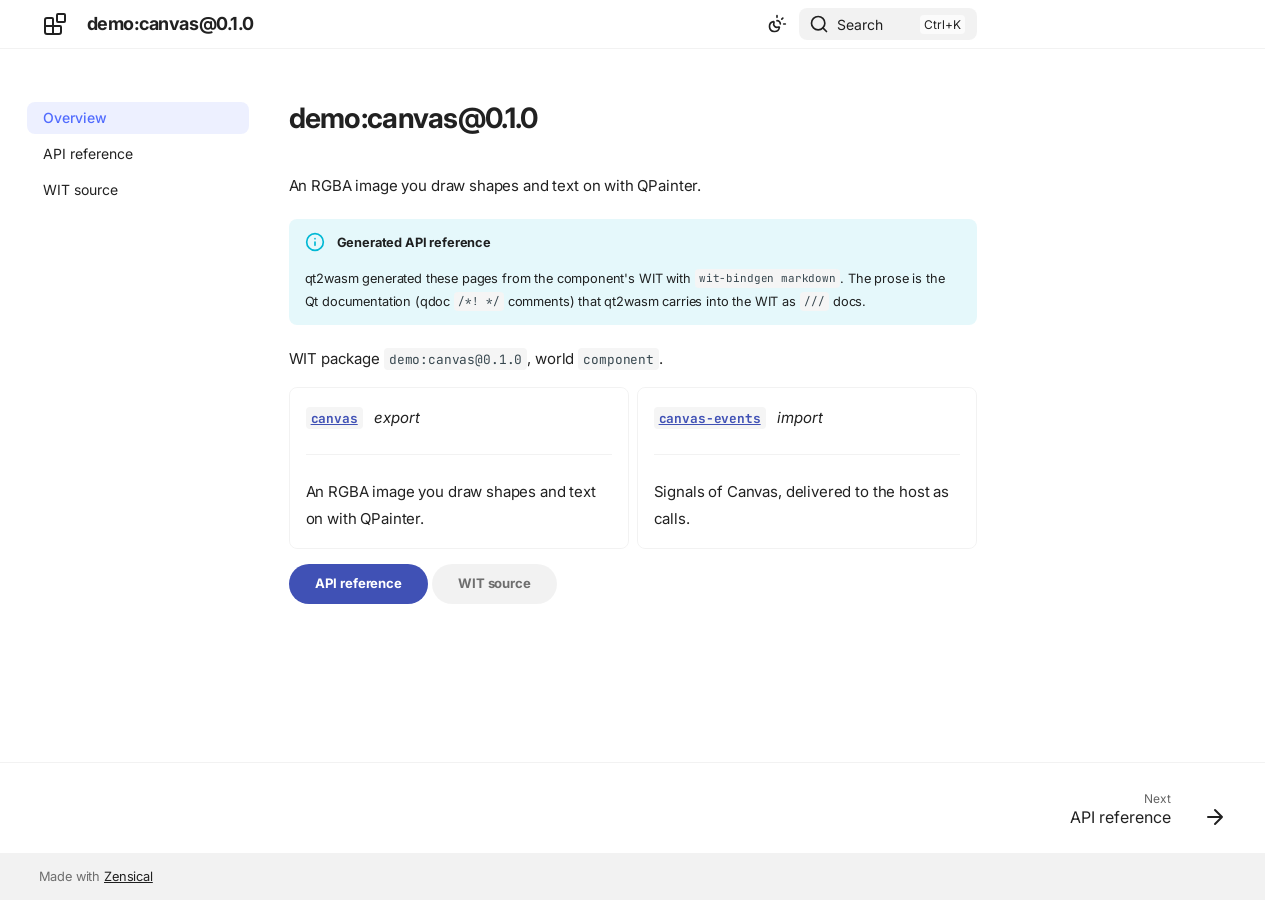
<file: qt2wasm/examples/canvas/canvas-docs/site/index.html>
<!doctype html>
<html lang="en" class="no-js">
  <head>
    
      <meta charset="utf-8">
      <meta name="viewport" content="width=device-width,initial-scale=1">
      
        <meta name="description" content="API reference for demo:canvas@0.1.0, generated by qt2wasm">
      
      
      
      
      
      
        <link rel="next" href="./canvas.html">
      
      
        
      
      
      <link rel="icon" href="./assets/images/favicon.png">
      <meta name="generator" content="zensical-0.1.0">
    
    
      
        <title>Overview - demo:canvas@0.1.0</title>
      
    
    
      
        
      
      <link rel="stylesheet" href="./assets/stylesheets/modern/main.4ab2de0c.min.css">
      
        
          
        
        <link rel="stylesheet" href="./assets/stylesheets/modern/palette.b60ce83d.min.css">
      
      


    
    
      
    
    
      
        
        
        <link rel="preconnect" href="https://fonts.gstatic.com" crossorigin>
        <link rel="stylesheet" href="https://fonts.googleapis.com/css?family=Inter:300,300i,400,400i,500,500i,700,700i%7CJetBrains+Mono:400,400i,700,700i&amp;display=fallback">
        <style>:root{--md-text-font:"Inter";--md-code-font:"JetBrains Mono"}</style>
      
    
    
      <link rel="stylesheet" href="./stylesheets/qt2wasm.css">
    
    <script>__md_scope=new URL(".",location),__md_scope.pathname.endsWith("/")||(__md_scope=new URL(__md_scope.pathname+"/",location)),__md_hash=e=>[...e].reduce(((e,t)=>(e<<5)-e+t.charCodeAt(0)),0),__md_get=(e,t=localStorage,_=__md_scope)=>JSON.parse(t.getItem(_.pathname+"."+e)),__md_set=(e,t,_=localStorage,a=__md_scope)=>{try{_.setItem(a.pathname+"."+e,JSON.stringify(t))}catch(e){}},document.documentElement.setAttribute("data-platform",navigator.platform)</script>
    
      

    
    
  </head>
  
  
    
    
      
    
    
    
    
    <body dir="ltr" data-md-color-scheme="default" data-md-color-primary="indigo" data-md-color-accent="indigo">
  
    
    <input class="md-toggle" data-md-toggle="drawer" type="checkbox" id="__drawer" autocomplete="off">
    <input class="md-toggle" data-md-toggle="search" type="checkbox" id="__search" autocomplete="off">
    <label class="md-overlay" for="__drawer" aria-hidden="true"></label>
    <div data-md-component="skip">
      <a href="#__skip" class="md-skip">
        Skip to content
      </a>
    </div>
    <div data-md-component="announce">
      
    </div>
    
    
      

  

<header class="md-header md-header--shadow" data-md-component="header">
  <nav class="md-header__inner md-grid" aria-label="Header">
    <a href="index.html" title="demo:canvas@0.1.0" class="md-header__button md-logo" aria-label="demo:canvas@0.1.0" data-md-component="logo">
      
  
  <svg xmlns="http://www.w3.org/2000/svg" fill="none" stroke="currentColor" stroke-linecap="round" stroke-linejoin="round" stroke-width="2" class="lucide lucide-blocks" viewBox="0 0 24 24"><path d="M10 22V7a1 1 0 0 0-1-1H4a2 2 0 0 0-2 2v12a2 2 0 0 0 2 2h12a2 2 0 0 0 2-2v-5a1 1 0 0 0-1-1H2"/><rect width="8" height="8" x="14" y="2" rx="1"/></svg>

    </a>
    <label class="md-header__button md-icon" for="__drawer">
      
      <svg xmlns="http://www.w3.org/2000/svg" fill="none" stroke="currentColor" stroke-linecap="round" stroke-linejoin="round" stroke-width="2" class="lucide lucide-menu" viewBox="0 0 24 24"><path d="M4 5h16M4 12h16M4 19h16"/></svg>
      <span class="md-visually-hidden">Navigation</span>
    </label>
    <div class="md-header__title" data-md-component="header-title">
      <div class="md-header__ellipsis">
        <div class="md-header__topic">
          <span class="md-ellipsis">
            demo:canvas@0.1.0
          </span>
        </div>
        <div class="md-header__topic" data-md-component="header-topic">
          <span class="md-ellipsis">
            
              Overview
            
          </span>
        </div>
      </div>
    </div>
    
      
        <form class="md-header__option" data-md-component="palette">
  
    
    
    
    <input class="md-option" data-md-color-media="(prefers-color-scheme)" data-md-color-scheme="default" data-md-color-primary="indigo" data-md-color-accent="indigo"  aria-label="Switch to light mode"  type="radio" name="__palette" id="__palette_0">
    
      <label class="md-header__button md-icon" title="Switch to light mode" for="__palette_1" hidden>
        <svg xmlns="http://www.w3.org/2000/svg" fill="none" stroke="currentColor" stroke-linecap="round" stroke-linejoin="round" stroke-width="2" class="lucide lucide-sun-moon" viewBox="0 0 24 24"><path d="M12 2v2M14.837 16.385a6 6 0 1 1-7.223-7.222c.624-.147.97.66.715 1.248a4 4 0 0 0 5.26 5.259c.589-.255 1.396.09 1.248.715M16 12a4 4 0 0 0-4-4M19 5l-1.256 1.256M20 12h2"/></svg>
      </label>
    
  
    
    
    
    <input class="md-option" data-md-color-media="(prefers-color-scheme: light)" data-md-color-scheme="default" data-md-color-primary="indigo" data-md-color-accent="indigo"  aria-label="Switch to dark mode"  type="radio" name="__palette" id="__palette_1">
    
      <label class="md-header__button md-icon" title="Switch to dark mode" for="__palette_2" hidden>
        <svg xmlns="http://www.w3.org/2000/svg" fill="none" stroke="currentColor" stroke-linecap="round" stroke-linejoin="round" stroke-width="2" class="lucide lucide-sun" viewBox="0 0 24 24"><circle cx="12" cy="12" r="4"/><path d="M12 2v2M12 20v2M4.93 4.93l1.41 1.41M17.66 17.66l1.41 1.41M2 12h2M20 12h2M6.34 17.66l-1.41 1.41M19.07 4.93l-1.41 1.41"/></svg>
      </label>
    
  
    
    
    
    <input class="md-option" data-md-color-media="(prefers-color-scheme: dark)" data-md-color-scheme="slate" data-md-color-primary="indigo" data-md-color-accent="indigo"  aria-label="Switch to system preference"  type="radio" name="__palette" id="__palette_2">
    
      <label class="md-header__button md-icon" title="Switch to system preference" for="__palette_0" hidden>
        <svg xmlns="http://www.w3.org/2000/svg" fill="none" stroke="currentColor" stroke-linecap="round" stroke-linejoin="round" stroke-width="2" class="lucide lucide-moon" viewBox="0 0 24 24"><path d="M20.985 12.486a9 9 0 1 1-9.473-9.472c.405-.022.617.46.402.803a6 6 0 0 0 8.268 8.268c.344-.215.825-.004.803.401"/></svg>
      </label>
    
  
</form>
      
    
    
      <script>var palette=__md_get("__palette");if(palette&&palette.color){if("(prefers-color-scheme)"===palette.color.media){var media=matchMedia("(prefers-color-scheme: light)"),input=document.querySelector(media.matches?"[data-md-color-media='(prefers-color-scheme: light)']":"[data-md-color-media='(prefers-color-scheme: dark)']");palette.color.media=input.getAttribute("data-md-color-media"),palette.color.scheme=input.getAttribute("data-md-color-scheme"),palette.color.primary=input.getAttribute("data-md-color-primary"),palette.color.accent=input.getAttribute("data-md-color-accent")}for(var[key,value]of Object.entries(palette.color))document.body.setAttribute("data-md-color-"+key,value)}</script>
    
    
    
      
      
        <label class="md-header__button md-icon" for="__search">
          
          <svg xmlns="http://www.w3.org/2000/svg" fill="none" stroke="currentColor" stroke-linecap="round" stroke-linejoin="round" stroke-width="2" class="lucide lucide-search" viewBox="0 0 24 24"><path d="m21 21-4.34-4.34"/><circle cx="11" cy="11" r="8"/></svg>
          <span class="md-visually-hidden">Search</span>
        </label>
        <div class="md-search" data-md-component="search" role="dialog" aria-label="Search">
  <button type="button" class="md-search__button">
    Search
  </button>
</div>
      
    
    <div class="md-header__source">
      
    </div>
  </nav>
  
</header>
    
    <div class="md-container" data-md-component="container">
      
      
        
          
        
      
      <main class="md-main" data-md-component="main">
        <div class="md-main__inner md-grid">
          
            
              
              <div class="md-sidebar md-sidebar--primary" data-md-component="sidebar" data-md-type="navigation" >
                <div class="md-sidebar__scrollwrap">
                  <div class="md-sidebar__inner">
                    



<nav class="md-nav md-nav--primary" aria-label="Navigation" data-md-level="0">
  <label class="md-nav__title" for="__drawer">
    <a href="index.html" title="demo:canvas@0.1.0" class="md-nav__button md-logo" aria-label="demo:canvas@0.1.0" data-md-component="logo">
      
  
  <svg xmlns="http://www.w3.org/2000/svg" fill="none" stroke="currentColor" stroke-linecap="round" stroke-linejoin="round" stroke-width="2" class="lucide lucide-blocks" viewBox="0 0 24 24"><path d="M10 22V7a1 1 0 0 0-1-1H4a2 2 0 0 0-2 2v12a2 2 0 0 0 2 2h12a2 2 0 0 0 2-2v-5a1 1 0 0 0-1-1H2"/><rect width="8" height="8" x="14" y="2" rx="1"/></svg>

    </a>
    demo:canvas@0.1.0
  </label>
  
  <ul class="md-nav__list" data-md-scrollfix>
    
      
      
  
  
    
  
  
  
    <li class="md-nav__item md-nav__item--active">
      
      
      
      
        
      
      
      <a href="index.html" class="md-nav__link md-nav__link--active">
        
  
  
  <span class="md-ellipsis">
    
  
  Overview

    
  </span>
  
  

      </a>
      
    </li>
  

    
      
      
  
  
  
  
    <li class="md-nav__item">
      <a href="./canvas.html" class="md-nav__link">
        
  
  
  <span class="md-ellipsis">
    
  
  API reference

    
  </span>
  
  

      </a>
    </li>
  

    
      
      
  
  
  
  
    <li class="md-nav__item">
      <a href="./canvas-wit.html" class="md-nav__link">
        
  
  
  <span class="md-ellipsis">
    
  
  WIT source

    
  </span>
  
  

      </a>
    </li>
  

    
  </ul>
</nav>
                  </div>
                </div>
              </div>
            
            
              
              <div class="md-sidebar md-sidebar--secondary" data-md-component="sidebar" data-md-type="toc" >
                <div class="md-sidebar__scrollwrap">
                  
                    
                    
                    
                      
                    
                    
                  
                  <div class="md-sidebar__inner">
                    


<nav class="md-nav md-nav--secondary" aria-label="On this page">
  
  
  
    
  
  
</nav>
                  </div>
                </div>
              </div>
            
          
          
            <div class="md-content" data-md-component="content">
              
              <article class="md-content__inner md-typeset">
                <a id="__skip" tabindex="-1"></a>
                
                  


<h1 id="democanvas010">demo:canvas@0.1.0<a class="headerlink" href="#democanvas010" title="Permanent link">&para;</a></h1>
<p>An RGBA image you draw shapes and text on with QPainter.</p>
<div class="admonition info">
<p class="admonition-title">Generated API reference</p>
<p>qt2wasm generated these pages from the component's WIT with
<code>wit-bindgen markdown</code>. The prose is the Qt documentation (qdoc
<code>/*! */</code> comments) that qt2wasm carries into the WIT as <code>///</code> docs.</p>
</div>
<p>WIT package <code>demo:canvas@0.1.0</code>, world <code>component</code>.</p>
<div class="grid cards">
<ul>
<li>
<p><strong><a href="canvas.html#demo_canvas_canvas_0_1_0"><code>canvas</code></a></strong> &nbsp; <em>export</em></p>
<hr />
<p>An RGBA image you draw shapes and text on with QPainter.</p>
</li>
<li>
<p><strong><a href="canvas.html#demo_canvas_canvas_events_0_1_0"><code>canvas-events</code></a></strong> &nbsp; <em>import</em></p>
<hr />
<p>Signals of Canvas, delivered to the host as calls.</p>
</li>
</ul>
</div>
<p><a class="md-button md-button--primary" href="canvas.html">API reference</a> <a class="md-button" href="canvas-wit.html">WIT source</a></p>














                
              </article>
            </div>
          
          
<script>var target=document.getElementById(location.hash.slice(1));target&&target.name&&(target.checked=target.name.startsWith("__tabbed_"))</script>
        </div>
        
          <button type="button" class="md-top md-icon" data-md-component="top" hidden>
  
  <svg xmlns="http://www.w3.org/2000/svg" fill="none" stroke="currentColor" stroke-linecap="round" stroke-linejoin="round" stroke-width="2" class="lucide lucide-circle-arrow-up" viewBox="0 0 24 24"><circle cx="12" cy="12" r="10"/><path d="m16 12-4-4-4 4M12 16V8"/></svg>
  Back to top
</button>
        
      </main>
      
        <footer class="md-footer">
  
    
      
      <nav class="md-footer__inner md-grid" aria-label="Footer" >
        
        
          
          <a href="./canvas.html" class="md-footer__link md-footer__link--next" aria-label="Next: API reference">
            <div class="md-footer__title">
              <span class="md-footer__direction">
                Next
              </span>
              <div class="md-ellipsis">
                API reference
              </div>
            </div>
            <div class="md-footer__button md-icon">
              
              <svg xmlns="http://www.w3.org/2000/svg" fill="none" stroke="currentColor" stroke-linecap="round" stroke-linejoin="round" stroke-width="2" class="lucide lucide-arrow-right" viewBox="0 0 24 24"><path d="M5 12h14M12 5l7 7-7 7"/></svg>
            </div>
          </a>
        
      </nav>
    
  
  <div class="md-footer-meta md-typeset">
    <div class="md-footer-meta__inner md-grid">
      <div class="md-copyright">
  
  
    Made with
    <a href="https://zensical.org/" target="_blank" rel="noopener">
      Zensical
    </a>
  
</div>
      
    </div>
  </div>
</footer>
      
    </div>
    <div class="md-dialog" data-md-component="dialog" role="status" aria-atomic="true">
      <div class="md-dialog__inner md-typeset"></div>
    </div>
    
    
    
      
      
      
      
        
        
      <script id="__config" type="application/json">{"annotate":null,"base":".","features":["navigation.sections","navigation.top","navigation.footer","navigation.tracking","toc.follow","search.highlight","search.suggest","content.code.copy"],"redirect":null,"search":"./assets/javascripts/workers/search.719e0d91.min.js","tags":null,"translations":{"clipboard.copied":"Copied to clipboard","clipboard.copy":"Copy to clipboard","clipboard.error":"Could not copy to clipboard","search.result.more.one":"1 more on this page","search.result.more.other":"# more on this page","search.result.none":"No matching documents","search.result.one":"1 matching document","search.result.other":"# matching documents","search.result.placeholder":"Type to start searching","search.result.term.missing":"Missing","select.version":"Select version"},"version":null}</script>
    
    
      <script src="./assets/javascripts/bundle.d31f0ffa.min.js"></script>
      
    
  </body>
</html>
</file>
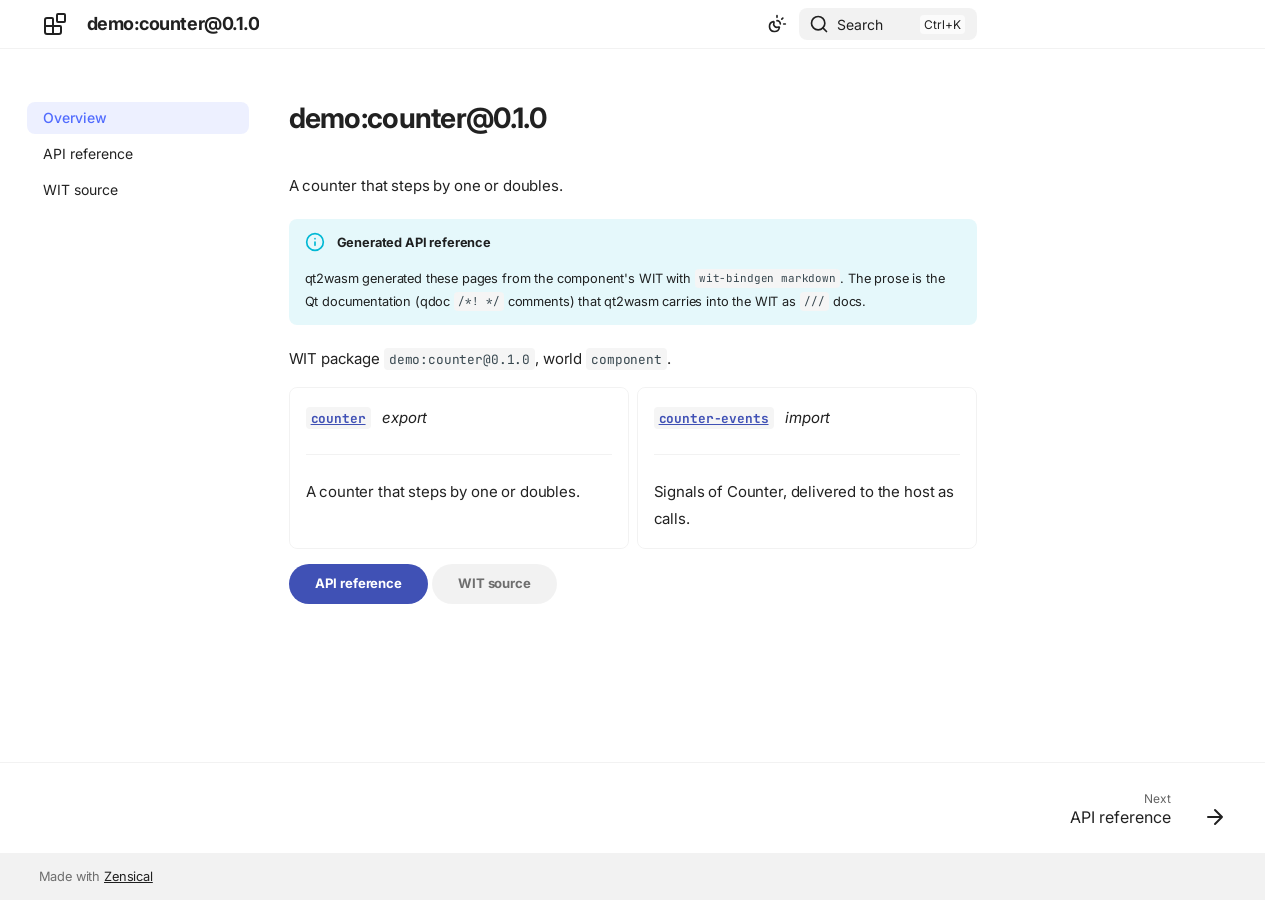
<file: qt2wasm/examples/counter/counter-docs/site/index.html>
<!doctype html>
<html lang="en" class="no-js">
  <head>
    
      <meta charset="utf-8">
      <meta name="viewport" content="width=device-width,initial-scale=1">
      
        <meta name="description" content="API reference for demo:counter@0.1.0, generated by qt2wasm">
      
      
      
      
      
      
        <link rel="next" href="./counter.html">
      
      
        
      
      
      <link rel="icon" href="./assets/images/favicon.png">
      <meta name="generator" content="zensical-0.1.0">
    
    
      
        <title>Overview - demo:counter@0.1.0</title>
      
    
    
      
        
      
      <link rel="stylesheet" href="./assets/stylesheets/modern/main.4ab2de0c.min.css">
      
        
          
        
        <link rel="stylesheet" href="./assets/stylesheets/modern/palette.b60ce83d.min.css">
      
      


    
    
      
    
    
      
        
        
        <link rel="preconnect" href="https://fonts.gstatic.com" crossorigin>
        <link rel="stylesheet" href="https://fonts.googleapis.com/css?family=Inter:300,300i,400,400i,500,500i,700,700i%7CJetBrains+Mono:400,400i,700,700i&amp;display=fallback">
        <style>:root{--md-text-font:"Inter";--md-code-font:"JetBrains Mono"}</style>
      
    
    
      <link rel="stylesheet" href="./stylesheets/qt2wasm.css">
    
    <script>__md_scope=new URL(".",location),__md_scope.pathname.endsWith("/")||(__md_scope=new URL(__md_scope.pathname+"/",location)),__md_hash=e=>[...e].reduce(((e,t)=>(e<<5)-e+t.charCodeAt(0)),0),__md_get=(e,t=localStorage,_=__md_scope)=>JSON.parse(t.getItem(_.pathname+"."+e)),__md_set=(e,t,_=localStorage,a=__md_scope)=>{try{_.setItem(a.pathname+"."+e,JSON.stringify(t))}catch(e){}},document.documentElement.setAttribute("data-platform",navigator.platform)</script>
    
      

    
    
  </head>
  
  
    
    
      
    
    
    
    
    <body dir="ltr" data-md-color-scheme="default" data-md-color-primary="indigo" data-md-color-accent="indigo">
  
    
    <input class="md-toggle" data-md-toggle="drawer" type="checkbox" id="__drawer" autocomplete="off">
    <input class="md-toggle" data-md-toggle="search" type="checkbox" id="__search" autocomplete="off">
    <label class="md-overlay" for="__drawer" aria-hidden="true"></label>
    <div data-md-component="skip">
      <a href="#__skip" class="md-skip">
        Skip to content
      </a>
    </div>
    <div data-md-component="announce">
      
    </div>
    
    
      

  

<header class="md-header md-header--shadow" data-md-component="header">
  <nav class="md-header__inner md-grid" aria-label="Header">
    <a href="index.html" title="demo:counter@0.1.0" class="md-header__button md-logo" aria-label="demo:counter@0.1.0" data-md-component="logo">
      
  
  <svg xmlns="http://www.w3.org/2000/svg" fill="none" stroke="currentColor" stroke-linecap="round" stroke-linejoin="round" stroke-width="2" class="lucide lucide-blocks" viewBox="0 0 24 24"><path d="M10 22V7a1 1 0 0 0-1-1H4a2 2 0 0 0-2 2v12a2 2 0 0 0 2 2h12a2 2 0 0 0 2-2v-5a1 1 0 0 0-1-1H2"/><rect width="8" height="8" x="14" y="2" rx="1"/></svg>

    </a>
    <label class="md-header__button md-icon" for="__drawer">
      
      <svg xmlns="http://www.w3.org/2000/svg" fill="none" stroke="currentColor" stroke-linecap="round" stroke-linejoin="round" stroke-width="2" class="lucide lucide-menu" viewBox="0 0 24 24"><path d="M4 5h16M4 12h16M4 19h16"/></svg>
      <span class="md-visually-hidden">Navigation</span>
    </label>
    <div class="md-header__title" data-md-component="header-title">
      <div class="md-header__ellipsis">
        <div class="md-header__topic">
          <span class="md-ellipsis">
            demo:counter@0.1.0
          </span>
        </div>
        <div class="md-header__topic" data-md-component="header-topic">
          <span class="md-ellipsis">
            
              Overview
            
          </span>
        </div>
      </div>
    </div>
    
      
        <form class="md-header__option" data-md-component="palette">
  
    
    
    
    <input class="md-option" data-md-color-media="(prefers-color-scheme)" data-md-color-scheme="default" data-md-color-primary="indigo" data-md-color-accent="indigo"  aria-label="Switch to light mode"  type="radio" name="__palette" id="__palette_0">
    
      <label class="md-header__button md-icon" title="Switch to light mode" for="__palette_1" hidden>
        <svg xmlns="http://www.w3.org/2000/svg" fill="none" stroke="currentColor" stroke-linecap="round" stroke-linejoin="round" stroke-width="2" class="lucide lucide-sun-moon" viewBox="0 0 24 24"><path d="M12 2v2M14.837 16.385a6 6 0 1 1-7.223-7.222c.624-.147.97.66.715 1.248a4 4 0 0 0 5.26 5.259c.589-.255 1.396.09 1.248.715M16 12a4 4 0 0 0-4-4M19 5l-1.256 1.256M20 12h2"/></svg>
      </label>
    
  
    
    
    
    <input class="md-option" data-md-color-media="(prefers-color-scheme: light)" data-md-color-scheme="default" data-md-color-primary="indigo" data-md-color-accent="indigo"  aria-label="Switch to dark mode"  type="radio" name="__palette" id="__palette_1">
    
      <label class="md-header__button md-icon" title="Switch to dark mode" for="__palette_2" hidden>
        <svg xmlns="http://www.w3.org/2000/svg" fill="none" stroke="currentColor" stroke-linecap="round" stroke-linejoin="round" stroke-width="2" class="lucide lucide-sun" viewBox="0 0 24 24"><circle cx="12" cy="12" r="4"/><path d="M12 2v2M12 20v2M4.93 4.93l1.41 1.41M17.66 17.66l1.41 1.41M2 12h2M20 12h2M6.34 17.66l-1.41 1.41M19.07 4.93l-1.41 1.41"/></svg>
      </label>
    
  
    
    
    
    <input class="md-option" data-md-color-media="(prefers-color-scheme: dark)" data-md-color-scheme="slate" data-md-color-primary="indigo" data-md-color-accent="indigo"  aria-label="Switch to system preference"  type="radio" name="__palette" id="__palette_2">
    
      <label class="md-header__button md-icon" title="Switch to system preference" for="__palette_0" hidden>
        <svg xmlns="http://www.w3.org/2000/svg" fill="none" stroke="currentColor" stroke-linecap="round" stroke-linejoin="round" stroke-width="2" class="lucide lucide-moon" viewBox="0 0 24 24"><path d="M20.985 12.486a9 9 0 1 1-9.473-9.472c.405-.022.617.46.402.803a6 6 0 0 0 8.268 8.268c.344-.215.825-.004.803.401"/></svg>
      </label>
    
  
</form>
      
    
    
      <script>var palette=__md_get("__palette");if(palette&&palette.color){if("(prefers-color-scheme)"===palette.color.media){var media=matchMedia("(prefers-color-scheme: light)"),input=document.querySelector(media.matches?"[data-md-color-media='(prefers-color-scheme: light)']":"[data-md-color-media='(prefers-color-scheme: dark)']");palette.color.media=input.getAttribute("data-md-color-media"),palette.color.scheme=input.getAttribute("data-md-color-scheme"),palette.color.primary=input.getAttribute("data-md-color-primary"),palette.color.accent=input.getAttribute("data-md-color-accent")}for(var[key,value]of Object.entries(palette.color))document.body.setAttribute("data-md-color-"+key,value)}</script>
    
    
    
      
      
        <label class="md-header__button md-icon" for="__search">
          
          <svg xmlns="http://www.w3.org/2000/svg" fill="none" stroke="currentColor" stroke-linecap="round" stroke-linejoin="round" stroke-width="2" class="lucide lucide-search" viewBox="0 0 24 24"><path d="m21 21-4.34-4.34"/><circle cx="11" cy="11" r="8"/></svg>
          <span class="md-visually-hidden">Search</span>
        </label>
        <div class="md-search" data-md-component="search" role="dialog" aria-label="Search">
  <button type="button" class="md-search__button">
    Search
  </button>
</div>
      
    
    <div class="md-header__source">
      
    </div>
  </nav>
  
</header>
    
    <div class="md-container" data-md-component="container">
      
      
        
          
        
      
      <main class="md-main" data-md-component="main">
        <div class="md-main__inner md-grid">
          
            
              
              <div class="md-sidebar md-sidebar--primary" data-md-component="sidebar" data-md-type="navigation" >
                <div class="md-sidebar__scrollwrap">
                  <div class="md-sidebar__inner">
                    



<nav class="md-nav md-nav--primary" aria-label="Navigation" data-md-level="0">
  <label class="md-nav__title" for="__drawer">
    <a href="index.html" title="demo:counter@0.1.0" class="md-nav__button md-logo" aria-label="demo:counter@0.1.0" data-md-component="logo">
      
  
  <svg xmlns="http://www.w3.org/2000/svg" fill="none" stroke="currentColor" stroke-linecap="round" stroke-linejoin="round" stroke-width="2" class="lucide lucide-blocks" viewBox="0 0 24 24"><path d="M10 22V7a1 1 0 0 0-1-1H4a2 2 0 0 0-2 2v12a2 2 0 0 0 2 2h12a2 2 0 0 0 2-2v-5a1 1 0 0 0-1-1H2"/><rect width="8" height="8" x="14" y="2" rx="1"/></svg>

    </a>
    demo:counter@0.1.0
  </label>
  
  <ul class="md-nav__list" data-md-scrollfix>
    
      
      
  
  
    
  
  
  
    <li class="md-nav__item md-nav__item--active">
      
      
      
      
        
      
      
      <a href="index.html" class="md-nav__link md-nav__link--active">
        
  
  
  <span class="md-ellipsis">
    
  
  Overview

    
  </span>
  
  

      </a>
      
    </li>
  

    
      
      
  
  
  
  
    <li class="md-nav__item">
      <a href="./counter.html" class="md-nav__link">
        
  
  
  <span class="md-ellipsis">
    
  
  API reference

    
  </span>
  
  

      </a>
    </li>
  

    
      
      
  
  
  
  
    <li class="md-nav__item">
      <a href="./counter-wit.html" class="md-nav__link">
        
  
  
  <span class="md-ellipsis">
    
  
  WIT source

    
  </span>
  
  

      </a>
    </li>
  

    
  </ul>
</nav>
                  </div>
                </div>
              </div>
            
            
              
              <div class="md-sidebar md-sidebar--secondary" data-md-component="sidebar" data-md-type="toc" >
                <div class="md-sidebar__scrollwrap">
                  
                    
                    
                    
                      
                    
                    
                  
                  <div class="md-sidebar__inner">
                    


<nav class="md-nav md-nav--secondary" aria-label="On this page">
  
  
  
    
  
  
</nav>
                  </div>
                </div>
              </div>
            
          
          
            <div class="md-content" data-md-component="content">
              
              <article class="md-content__inner md-typeset">
                <a id="__skip" tabindex="-1"></a>
                
                  


<h1 id="democounter010">demo:counter@0.1.0<a class="headerlink" href="#democounter010" title="Permanent link">&para;</a></h1>
<p>A counter that steps by one or doubles.</p>
<div class="admonition info">
<p class="admonition-title">Generated API reference</p>
<p>qt2wasm generated these pages from the component's WIT with
<code>wit-bindgen markdown</code>. The prose is the Qt documentation (qdoc
<code>/*! */</code> comments) that qt2wasm carries into the WIT as <code>///</code> docs.</p>
</div>
<p>WIT package <code>demo:counter@0.1.0</code>, world <code>component</code>.</p>
<div class="grid cards">
<ul>
<li>
<p><strong><a href="counter.html#demo_counter_counter_0_1_0"><code>counter</code></a></strong> &nbsp; <em>export</em></p>
<hr />
<p>A counter that steps by one or doubles.</p>
</li>
<li>
<p><strong><a href="counter.html#demo_counter_counter_events_0_1_0"><code>counter-events</code></a></strong> &nbsp; <em>import</em></p>
<hr />
<p>Signals of Counter, delivered to the host as calls.</p>
</li>
</ul>
</div>
<p><a class="md-button md-button--primary" href="counter.html">API reference</a> <a class="md-button" href="counter-wit.html">WIT source</a></p>














                
              </article>
            </div>
          
          
<script>var target=document.getElementById(location.hash.slice(1));target&&target.name&&(target.checked=target.name.startsWith("__tabbed_"))</script>
        </div>
        
          <button type="button" class="md-top md-icon" data-md-component="top" hidden>
  
  <svg xmlns="http://www.w3.org/2000/svg" fill="none" stroke="currentColor" stroke-linecap="round" stroke-linejoin="round" stroke-width="2" class="lucide lucide-circle-arrow-up" viewBox="0 0 24 24"><circle cx="12" cy="12" r="10"/><path d="m16 12-4-4-4 4M12 16V8"/></svg>
  Back to top
</button>
        
      </main>
      
        <footer class="md-footer">
  
    
      
      <nav class="md-footer__inner md-grid" aria-label="Footer" >
        
        
          
          <a href="./counter.html" class="md-footer__link md-footer__link--next" aria-label="Next: API reference">
            <div class="md-footer__title">
              <span class="md-footer__direction">
                Next
              </span>
              <div class="md-ellipsis">
                API reference
              </div>
            </div>
            <div class="md-footer__button md-icon">
              
              <svg xmlns="http://www.w3.org/2000/svg" fill="none" stroke="currentColor" stroke-linecap="round" stroke-linejoin="round" stroke-width="2" class="lucide lucide-arrow-right" viewBox="0 0 24 24"><path d="M5 12h14M12 5l7 7-7 7"/></svg>
            </div>
          </a>
        
      </nav>
    
  
  <div class="md-footer-meta md-typeset">
    <div class="md-footer-meta__inner md-grid">
      <div class="md-copyright">
  
  
    Made with
    <a href="https://zensical.org/" target="_blank" rel="noopener">
      Zensical
    </a>
  
</div>
      
    </div>
  </div>
</footer>
      
    </div>
    <div class="md-dialog" data-md-component="dialog" role="status" aria-atomic="true">
      <div class="md-dialog__inner md-typeset"></div>
    </div>
    
    
    
      
      
      
      
        
        
      <script id="__config" type="application/json">{"annotate":null,"base":".","features":["navigation.sections","navigation.top","navigation.footer","navigation.tracking","toc.follow","search.highlight","search.suggest","content.code.copy"],"redirect":null,"search":"./assets/javascripts/workers/search.719e0d91.min.js","tags":null,"translations":{"clipboard.copied":"Copied to clipboard","clipboard.copy":"Copy to clipboard","clipboard.error":"Could not copy to clipboard","search.result.more.one":"1 more on this page","search.result.more.other":"# more on this page","search.result.none":"No matching documents","search.result.one":"1 matching document","search.result.other":"# matching documents","search.result.placeholder":"Type to start searching","search.result.term.missing":"Missing","select.version":"Select version"},"version":null}</script>
    
    
      <script src="./assets/javascripts/bundle.d31f0ffa.min.js"></script>
      
    
  </body>
</html>
</file>
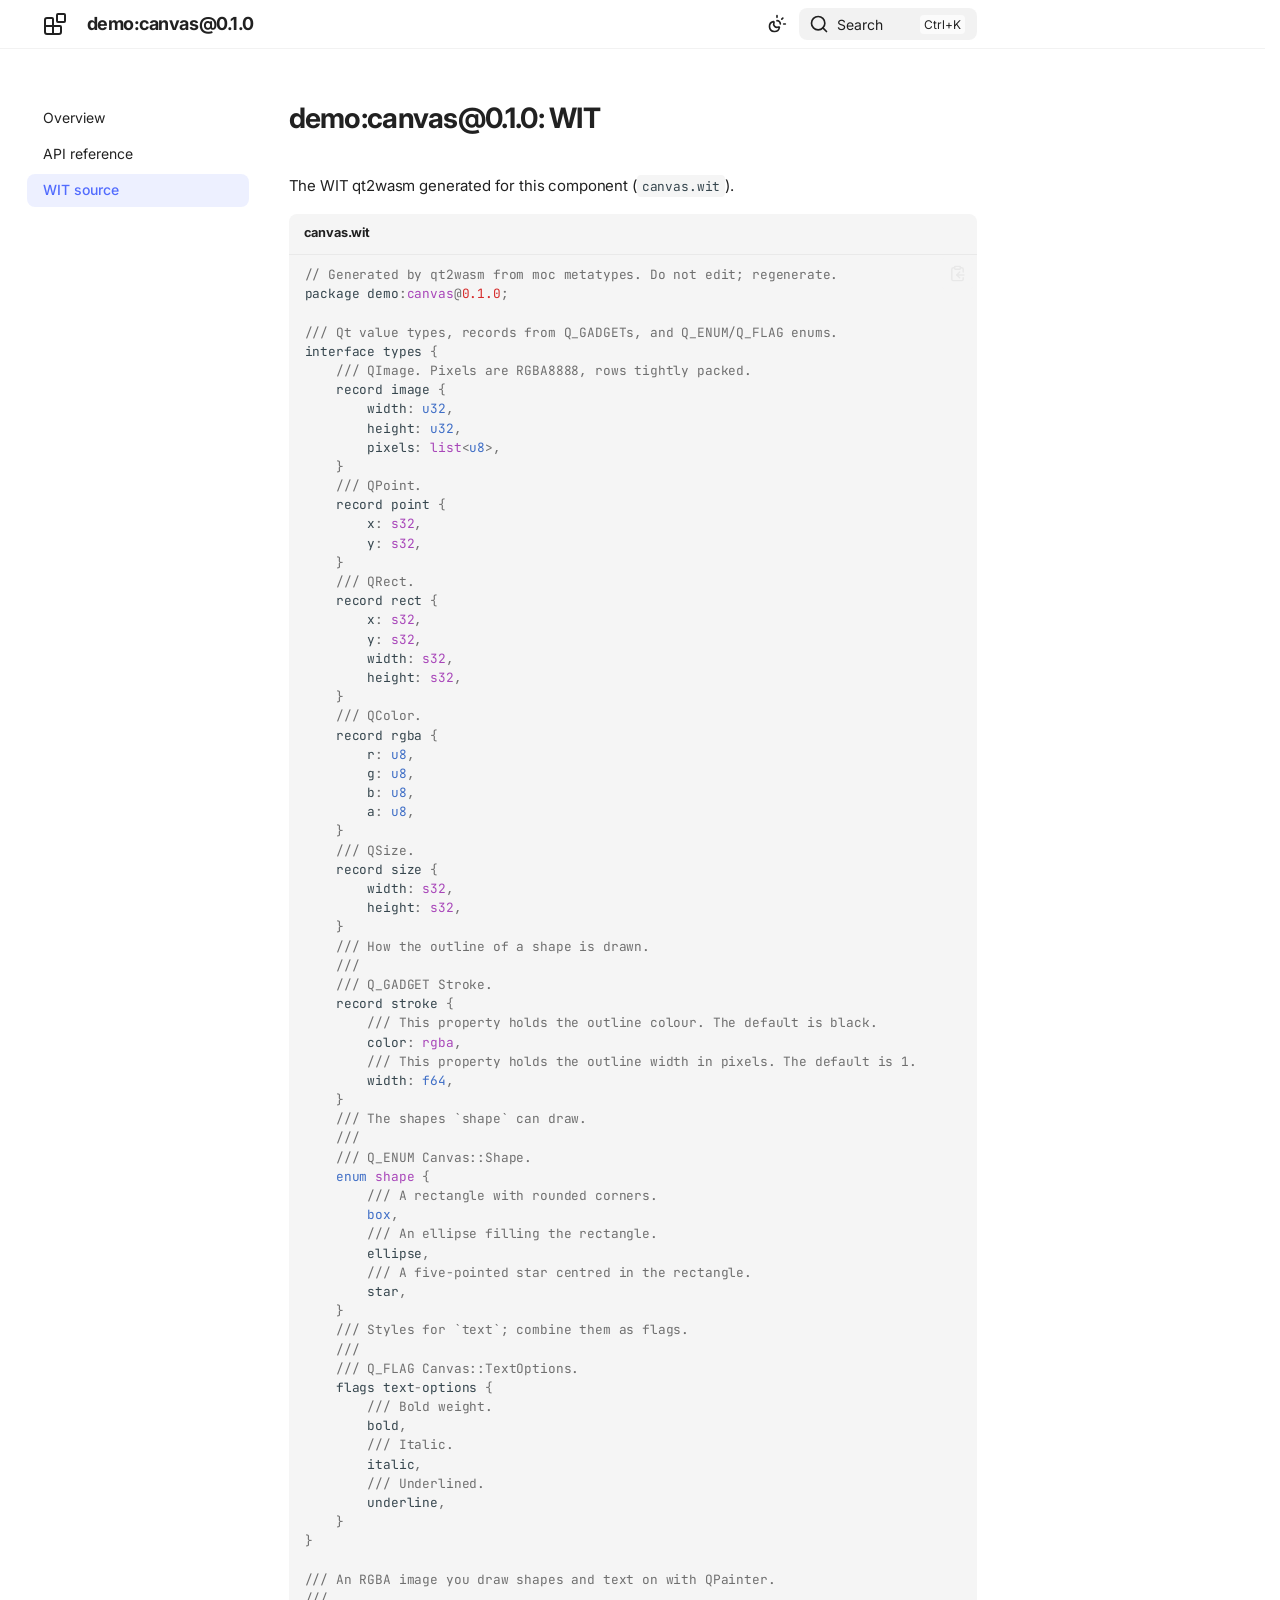
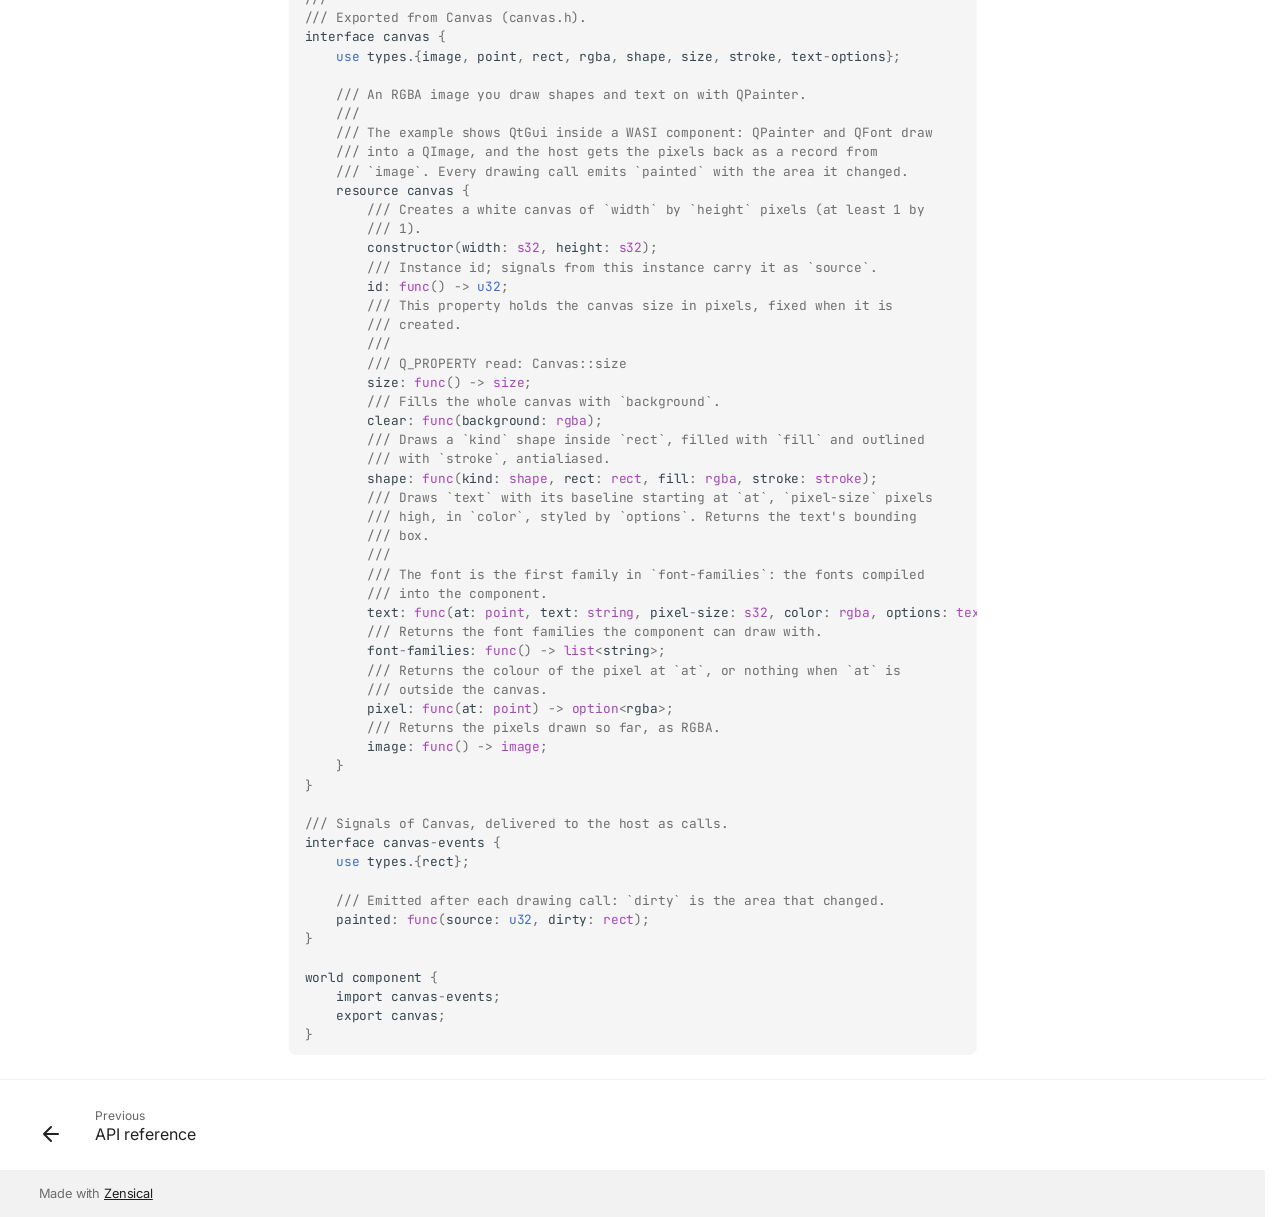
<file: qt2wasm/examples/canvas/canvas-docs/site/canvas-wit.html>
<!doctype html>
<html lang="en" class="no-js">
  <head>
    
      <meta charset="utf-8">
      <meta name="viewport" content="width=device-width,initial-scale=1">
      
        <meta name="description" content="API reference for demo:canvas@0.1.0, generated by qt2wasm">
      
      
      
      
      
        <link rel="prev" href="./canvas.html">
      
      
      
        
      
      
      <link rel="icon" href="./assets/images/favicon.png">
      <meta name="generator" content="zensical-0.1.0">
    
    
      
        <title>WIT source - demo:canvas@0.1.0</title>
      
    
    
      
        
      
      <link rel="stylesheet" href="./assets/stylesheets/modern/main.4ab2de0c.min.css">
      
        
          
        
        <link rel="stylesheet" href="./assets/stylesheets/modern/palette.b60ce83d.min.css">
      
      


    
    
      
    
    
      
        
        
        <link rel="preconnect" href="https://fonts.gstatic.com" crossorigin>
        <link rel="stylesheet" href="https://fonts.googleapis.com/css?family=Inter:300,300i,400,400i,500,500i,700,700i%7CJetBrains+Mono:400,400i,700,700i&amp;display=fallback">
        <style>:root{--md-text-font:"Inter";--md-code-font:"JetBrains Mono"}</style>
      
    
    
      <link rel="stylesheet" href="./stylesheets/qt2wasm.css">
    
    <script>__md_scope=new URL(".",location),__md_scope.pathname.endsWith("/")||(__md_scope=new URL(__md_scope.pathname+"/",location)),__md_hash=e=>[...e].reduce(((e,t)=>(e<<5)-e+t.charCodeAt(0)),0),__md_get=(e,t=localStorage,_=__md_scope)=>JSON.parse(t.getItem(_.pathname+"."+e)),__md_set=(e,t,_=localStorage,a=__md_scope)=>{try{_.setItem(a.pathname+"."+e,JSON.stringify(t))}catch(e){}},document.documentElement.setAttribute("data-platform",navigator.platform)</script>
    
      

    
    
  </head>
  
  
    
    
      
    
    
    
    
    <body dir="ltr" data-md-color-scheme="default" data-md-color-primary="indigo" data-md-color-accent="indigo">
  
    
    <input class="md-toggle" data-md-toggle="drawer" type="checkbox" id="__drawer" autocomplete="off">
    <input class="md-toggle" data-md-toggle="search" type="checkbox" id="__search" autocomplete="off">
    <label class="md-overlay" for="__drawer" aria-hidden="true"></label>
    <div data-md-component="skip">
      <a href="#__skip" class="md-skip">
        Skip to content
      </a>
    </div>
    <div data-md-component="announce">
      
    </div>
    
    
      

  

<header class="md-header md-header--shadow" data-md-component="header">
  <nav class="md-header__inner md-grid" aria-label="Header">
    <a href="./index.html" title="demo:canvas@0.1.0" class="md-header__button md-logo" aria-label="demo:canvas@0.1.0" data-md-component="logo">
      
  
  <svg xmlns="http://www.w3.org/2000/svg" fill="none" stroke="currentColor" stroke-linecap="round" stroke-linejoin="round" stroke-width="2" class="lucide lucide-blocks" viewBox="0 0 24 24"><path d="M10 22V7a1 1 0 0 0-1-1H4a2 2 0 0 0-2 2v12a2 2 0 0 0 2 2h12a2 2 0 0 0 2-2v-5a1 1 0 0 0-1-1H2"/><rect width="8" height="8" x="14" y="2" rx="1"/></svg>

    </a>
    <label class="md-header__button md-icon" for="__drawer">
      
      <svg xmlns="http://www.w3.org/2000/svg" fill="none" stroke="currentColor" stroke-linecap="round" stroke-linejoin="round" stroke-width="2" class="lucide lucide-menu" viewBox="0 0 24 24"><path d="M4 5h16M4 12h16M4 19h16"/></svg>
      <span class="md-visually-hidden">Navigation</span>
    </label>
    <div class="md-header__title" data-md-component="header-title">
      <div class="md-header__ellipsis">
        <div class="md-header__topic">
          <span class="md-ellipsis">
            demo:canvas@0.1.0
          </span>
        </div>
        <div class="md-header__topic" data-md-component="header-topic">
          <span class="md-ellipsis">
            
              WIT source
            
          </span>
        </div>
      </div>
    </div>
    
      
        <form class="md-header__option" data-md-component="palette">
  
    
    
    
    <input class="md-option" data-md-color-media="(prefers-color-scheme)" data-md-color-scheme="default" data-md-color-primary="indigo" data-md-color-accent="indigo"  aria-label="Switch to light mode"  type="radio" name="__palette" id="__palette_0">
    
      <label class="md-header__button md-icon" title="Switch to light mode" for="__palette_1" hidden>
        <svg xmlns="http://www.w3.org/2000/svg" fill="none" stroke="currentColor" stroke-linecap="round" stroke-linejoin="round" stroke-width="2" class="lucide lucide-sun-moon" viewBox="0 0 24 24"><path d="M12 2v2M14.837 16.385a6 6 0 1 1-7.223-7.222c.624-.147.97.66.715 1.248a4 4 0 0 0 5.26 5.259c.589-.255 1.396.09 1.248.715M16 12a4 4 0 0 0-4-4M19 5l-1.256 1.256M20 12h2"/></svg>
      </label>
    
  
    
    
    
    <input class="md-option" data-md-color-media="(prefers-color-scheme: light)" data-md-color-scheme="default" data-md-color-primary="indigo" data-md-color-accent="indigo"  aria-label="Switch to dark mode"  type="radio" name="__palette" id="__palette_1">
    
      <label class="md-header__button md-icon" title="Switch to dark mode" for="__palette_2" hidden>
        <svg xmlns="http://www.w3.org/2000/svg" fill="none" stroke="currentColor" stroke-linecap="round" stroke-linejoin="round" stroke-width="2" class="lucide lucide-sun" viewBox="0 0 24 24"><circle cx="12" cy="12" r="4"/><path d="M12 2v2M12 20v2M4.93 4.93l1.41 1.41M17.66 17.66l1.41 1.41M2 12h2M20 12h2M6.34 17.66l-1.41 1.41M19.07 4.93l-1.41 1.41"/></svg>
      </label>
    
  
    
    
    
    <input class="md-option" data-md-color-media="(prefers-color-scheme: dark)" data-md-color-scheme="slate" data-md-color-primary="indigo" data-md-color-accent="indigo"  aria-label="Switch to system preference"  type="radio" name="__palette" id="__palette_2">
    
      <label class="md-header__button md-icon" title="Switch to system preference" for="__palette_0" hidden>
        <svg xmlns="http://www.w3.org/2000/svg" fill="none" stroke="currentColor" stroke-linecap="round" stroke-linejoin="round" stroke-width="2" class="lucide lucide-moon" viewBox="0 0 24 24"><path d="M20.985 12.486a9 9 0 1 1-9.473-9.472c.405-.022.617.46.402.803a6 6 0 0 0 8.268 8.268c.344-.215.825-.004.803.401"/></svg>
      </label>
    
  
</form>
      
    
    
      <script>var palette=__md_get("__palette");if(palette&&palette.color){if("(prefers-color-scheme)"===palette.color.media){var media=matchMedia("(prefers-color-scheme: light)"),input=document.querySelector(media.matches?"[data-md-color-media='(prefers-color-scheme: light)']":"[data-md-color-media='(prefers-color-scheme: dark)']");palette.color.media=input.getAttribute("data-md-color-media"),palette.color.scheme=input.getAttribute("data-md-color-scheme"),palette.color.primary=input.getAttribute("data-md-color-primary"),palette.color.accent=input.getAttribute("data-md-color-accent")}for(var[key,value]of Object.entries(palette.color))document.body.setAttribute("data-md-color-"+key,value)}</script>
    
    
    
      
      
        <label class="md-header__button md-icon" for="__search">
          
          <svg xmlns="http://www.w3.org/2000/svg" fill="none" stroke="currentColor" stroke-linecap="round" stroke-linejoin="round" stroke-width="2" class="lucide lucide-search" viewBox="0 0 24 24"><path d="m21 21-4.34-4.34"/><circle cx="11" cy="11" r="8"/></svg>
          <span class="md-visually-hidden">Search</span>
        </label>
        <div class="md-search" data-md-component="search" role="dialog" aria-label="Search">
  <button type="button" class="md-search__button">
    Search
  </button>
</div>
      
    
    <div class="md-header__source">
      
    </div>
  </nav>
  
</header>
    
    <div class="md-container" data-md-component="container">
      
      
        
          
        
      
      <main class="md-main" data-md-component="main">
        <div class="md-main__inner md-grid">
          
            
              
              <div class="md-sidebar md-sidebar--primary" data-md-component="sidebar" data-md-type="navigation" >
                <div class="md-sidebar__scrollwrap">
                  <div class="md-sidebar__inner">
                    



<nav class="md-nav md-nav--primary" aria-label="Navigation" data-md-level="0">
  <label class="md-nav__title" for="__drawer">
    <a href="./index.html" title="demo:canvas@0.1.0" class="md-nav__button md-logo" aria-label="demo:canvas@0.1.0" data-md-component="logo">
      
  
  <svg xmlns="http://www.w3.org/2000/svg" fill="none" stroke="currentColor" stroke-linecap="round" stroke-linejoin="round" stroke-width="2" class="lucide lucide-blocks" viewBox="0 0 24 24"><path d="M10 22V7a1 1 0 0 0-1-1H4a2 2 0 0 0-2 2v12a2 2 0 0 0 2 2h12a2 2 0 0 0 2-2v-5a1 1 0 0 0-1-1H2"/><rect width="8" height="8" x="14" y="2" rx="1"/></svg>

    </a>
    demo:canvas@0.1.0
  </label>
  
  <ul class="md-nav__list" data-md-scrollfix>
    
      
      
  
  
  
  
    <li class="md-nav__item">
      <a href="./index.html" class="md-nav__link">
        
  
  
  <span class="md-ellipsis">
    
  
  Overview

    
  </span>
  
  

      </a>
    </li>
  

    
      
      
  
  
  
  
    <li class="md-nav__item">
      <a href="./canvas.html" class="md-nav__link">
        
  
  
  <span class="md-ellipsis">
    
  
  API reference

    
  </span>
  
  

      </a>
    </li>
  

    
      
      
  
  
    
  
  
  
    <li class="md-nav__item md-nav__item--active">
      
      
      
      
        
      
      
      <a href="canvas-wit.html" class="md-nav__link md-nav__link--active">
        
  
  
  <span class="md-ellipsis">
    
  
  WIT source

    
  </span>
  
  

      </a>
      
    </li>
  

    
  </ul>
</nav>
                  </div>
                </div>
              </div>
            
            
              
              <div class="md-sidebar md-sidebar--secondary" data-md-component="sidebar" data-md-type="toc" >
                <div class="md-sidebar__scrollwrap">
                  
                    
                    
                    
                      
                    
                    
                  
                  <div class="md-sidebar__inner">
                    


<nav class="md-nav md-nav--secondary" aria-label="On this page">
  
  
  
    
  
  
</nav>
                  </div>
                </div>
              </div>
            
          
          
            <div class="md-content" data-md-component="content">
              
              <article class="md-content__inner md-typeset">
                <a id="__skip" tabindex="-1"></a>
                
                  


<h1 id="democanvas010-wit">demo:canvas@0.1.0: WIT<a class="headerlink" href="#democanvas010-wit" title="Permanent link">&para;</a></h1>
<p>The WIT qt2wasm generated for this component (<code>canvas.wit</code>).</p>
<div class="highlight"><span class="filename">canvas.wit</span><pre><span></span><code><span class="c1">// Generated by qt2wasm from moc metatypes. Do not edit; regenerate.</span>
<span class="n">package</span><span class="w"> </span><span class="n">demo</span><span class="p">:</span><span class="nc">canvas</span><span class="o">@</span><span class="mf">0.1.0</span><span class="p">;</span>

<span class="sd">/// Qt value types, records from Q_GADGETs, and Q_ENUM/Q_FLAG enums.</span>
<span class="n">interface</span><span class="w"> </span><span class="n">types</span><span class="w"> </span><span class="p">{</span>
<span class="w">    </span><span class="sd">/// QImage. Pixels are RGBA8888, rows tightly packed.</span>
<span class="w">    </span><span class="n">record</span><span class="w"> </span><span class="n">image</span><span class="w"> </span><span class="p">{</span>
<span class="w">        </span><span class="n">width</span><span class="p">:</span><span class="w"> </span><span class="kt">u32</span><span class="p">,</span>
<span class="w">        </span><span class="n">height</span><span class="p">:</span><span class="w"> </span><span class="kt">u32</span><span class="p">,</span>
<span class="w">        </span><span class="n">pixels</span><span class="p">:</span><span class="w"> </span><span class="nc">list</span><span class="o">&lt;</span><span class="kt">u8</span><span class="o">&gt;</span><span class="p">,</span>
<span class="w">    </span><span class="p">}</span>
<span class="w">    </span><span class="sd">/// QPoint.</span>
<span class="w">    </span><span class="n">record</span><span class="w"> </span><span class="n">point</span><span class="w"> </span><span class="p">{</span>
<span class="w">        </span><span class="n">x</span><span class="p">:</span><span class="w"> </span><span class="nc">s32</span><span class="p">,</span>
<span class="w">        </span><span class="n">y</span><span class="p">:</span><span class="w"> </span><span class="nc">s32</span><span class="p">,</span>
<span class="w">    </span><span class="p">}</span>
<span class="w">    </span><span class="sd">/// QRect.</span>
<span class="w">    </span><span class="n">record</span><span class="w"> </span><span class="n">rect</span><span class="w"> </span><span class="p">{</span>
<span class="w">        </span><span class="n">x</span><span class="p">:</span><span class="w"> </span><span class="nc">s32</span><span class="p">,</span>
<span class="w">        </span><span class="n">y</span><span class="p">:</span><span class="w"> </span><span class="nc">s32</span><span class="p">,</span>
<span class="w">        </span><span class="n">width</span><span class="p">:</span><span class="w"> </span><span class="nc">s32</span><span class="p">,</span>
<span class="w">        </span><span class="n">height</span><span class="p">:</span><span class="w"> </span><span class="nc">s32</span><span class="p">,</span>
<span class="w">    </span><span class="p">}</span>
<span class="w">    </span><span class="sd">/// QColor.</span>
<span class="w">    </span><span class="n">record</span><span class="w"> </span><span class="n">rgba</span><span class="w"> </span><span class="p">{</span>
<span class="w">        </span><span class="n">r</span><span class="p">:</span><span class="w"> </span><span class="kt">u8</span><span class="p">,</span>
<span class="w">        </span><span class="n">g</span><span class="p">:</span><span class="w"> </span><span class="kt">u8</span><span class="p">,</span>
<span class="w">        </span><span class="n">b</span><span class="p">:</span><span class="w"> </span><span class="kt">u8</span><span class="p">,</span>
<span class="w">        </span><span class="n">a</span><span class="p">:</span><span class="w"> </span><span class="kt">u8</span><span class="p">,</span>
<span class="w">    </span><span class="p">}</span>
<span class="w">    </span><span class="sd">/// QSize.</span>
<span class="w">    </span><span class="n">record</span><span class="w"> </span><span class="n">size</span><span class="w"> </span><span class="p">{</span>
<span class="w">        </span><span class="n">width</span><span class="p">:</span><span class="w"> </span><span class="nc">s32</span><span class="p">,</span>
<span class="w">        </span><span class="n">height</span><span class="p">:</span><span class="w"> </span><span class="nc">s32</span><span class="p">,</span>
<span class="w">    </span><span class="p">}</span>
<span class="w">    </span><span class="sd">/// How the outline of a shape is drawn.</span>
<span class="w">    </span><span class="sd">///</span>
<span class="w">    </span><span class="sd">/// Q_GADGET Stroke.</span>
<span class="w">    </span><span class="n">record</span><span class="w"> </span><span class="n">stroke</span><span class="w"> </span><span class="p">{</span>
<span class="w">        </span><span class="sd">/// This property holds the outline colour. The default is black.</span>
<span class="w">        </span><span class="n">color</span><span class="p">:</span><span class="w"> </span><span class="nc">rgba</span><span class="p">,</span>
<span class="w">        </span><span class="sd">/// This property holds the outline width in pixels. The default is 1.</span>
<span class="w">        </span><span class="n">width</span><span class="p">:</span><span class="w"> </span><span class="kt">f64</span><span class="p">,</span>
<span class="w">    </span><span class="p">}</span>
<span class="w">    </span><span class="sd">/// The shapes `shape` can draw.</span>
<span class="w">    </span><span class="sd">///</span>
<span class="w">    </span><span class="sd">/// Q_ENUM Canvas::Shape.</span>
<span class="w">    </span><span class="k">enum</span><span class="w"> </span><span class="nc">shape</span><span class="w"> </span><span class="p">{</span>
<span class="w">        </span><span class="sd">/// A rectangle with rounded corners.</span>
<span class="w">        </span><span class="k">box</span><span class="p">,</span>
<span class="w">        </span><span class="sd">/// An ellipse filling the rectangle.</span>
<span class="w">        </span><span class="n">ellipse</span><span class="p">,</span>
<span class="w">        </span><span class="sd">/// A five-pointed star centred in the rectangle.</span>
<span class="w">        </span><span class="n">star</span><span class="p">,</span>
<span class="w">    </span><span class="p">}</span>
<span class="w">    </span><span class="sd">/// Styles for `text`; combine them as flags.</span>
<span class="w">    </span><span class="sd">///</span>
<span class="w">    </span><span class="sd">/// Q_FLAG Canvas::TextOptions.</span>
<span class="w">    </span><span class="n">flags</span><span class="w"> </span><span class="n">text</span><span class="o">-</span><span class="n">options</span><span class="w"> </span><span class="p">{</span>
<span class="w">        </span><span class="sd">/// Bold weight.</span>
<span class="w">        </span><span class="n">bold</span><span class="p">,</span>
<span class="w">        </span><span class="sd">/// Italic.</span>
<span class="w">        </span><span class="n">italic</span><span class="p">,</span>
<span class="w">        </span><span class="sd">/// Underlined.</span>
<span class="w">        </span><span class="n">underline</span><span class="p">,</span>
<span class="w">    </span><span class="p">}</span>
<span class="p">}</span>

<span class="sd">/// An RGBA image you draw shapes and text on with QPainter.</span>
<span class="sd">///</span>
<span class="sd">/// Exported from Canvas (canvas.h).</span>
<span class="n">interface</span><span class="w"> </span><span class="n">canvas</span><span class="w"> </span><span class="p">{</span>
<span class="w">    </span><span class="k">use</span><span class="w"> </span><span class="n">types</span><span class="p">.{</span><span class="n">image</span><span class="p">,</span><span class="w"> </span><span class="n">point</span><span class="p">,</span><span class="w"> </span><span class="n">rect</span><span class="p">,</span><span class="w"> </span><span class="n">rgba</span><span class="p">,</span><span class="w"> </span><span class="n">shape</span><span class="p">,</span><span class="w"> </span><span class="n">size</span><span class="p">,</span><span class="w"> </span><span class="n">stroke</span><span class="p">,</span><span class="w"> </span><span class="n">text</span><span class="o">-</span><span class="n">options</span><span class="p">};</span>

<span class="w">    </span><span class="sd">/// An RGBA image you draw shapes and text on with QPainter.</span>
<span class="w">    </span><span class="sd">///</span>
<span class="w">    </span><span class="sd">/// The example shows QtGui inside a WASI component: QPainter and QFont draw</span>
<span class="w">    </span><span class="sd">/// into a QImage, and the host gets the pixels back as a record from</span>
<span class="w">    </span><span class="sd">/// `image`. Every drawing call emits `painted` with the area it changed.</span>
<span class="w">    </span><span class="n">resource</span><span class="w"> </span><span class="n">canvas</span><span class="w"> </span><span class="p">{</span>
<span class="w">        </span><span class="sd">/// Creates a white canvas of `width` by `height` pixels (at least 1 by</span>
<span class="w">        </span><span class="sd">/// 1).</span>
<span class="w">        </span><span class="n">constructor</span><span class="p">(</span><span class="n">width</span><span class="p">:</span><span class="w"> </span><span class="nc">s32</span><span class="p">,</span><span class="w"> </span><span class="n">height</span><span class="p">:</span><span class="w"> </span><span class="nc">s32</span><span class="p">);</span>
<span class="w">        </span><span class="sd">/// Instance id; signals from this instance carry it as `source`.</span>
<span class="w">        </span><span class="n">id</span><span class="p">:</span><span class="w"> </span><span class="nc">func</span><span class="p">()</span><span class="w"> </span><span class="p">-&gt;</span><span class="w"> </span><span class="kt">u32</span><span class="p">;</span>
<span class="w">        </span><span class="sd">/// This property holds the canvas size in pixels, fixed when it is</span>
<span class="w">        </span><span class="sd">/// created.</span>
<span class="w">        </span><span class="sd">///</span>
<span class="w">        </span><span class="sd">/// Q_PROPERTY read: Canvas::size</span>
<span class="w">        </span><span class="n">size</span><span class="p">:</span><span class="w"> </span><span class="nc">func</span><span class="p">()</span><span class="w"> </span><span class="p">-&gt;</span><span class="w"> </span><span class="nc">size</span><span class="p">;</span>
<span class="w">        </span><span class="sd">/// Fills the whole canvas with `background`.</span>
<span class="w">        </span><span class="n">clear</span><span class="p">:</span><span class="w"> </span><span class="nc">func</span><span class="p">(</span><span class="n">background</span><span class="p">:</span><span class="w"> </span><span class="nc">rgba</span><span class="p">);</span>
<span class="w">        </span><span class="sd">/// Draws a `kind` shape inside `rect`, filled with `fill` and outlined</span>
<span class="w">        </span><span class="sd">/// with `stroke`, antialiased.</span>
<span class="w">        </span><span class="n">shape</span><span class="p">:</span><span class="w"> </span><span class="nc">func</span><span class="p">(</span><span class="n">kind</span><span class="p">:</span><span class="w"> </span><span class="nc">shape</span><span class="p">,</span><span class="w"> </span><span class="n">rect</span><span class="p">:</span><span class="w"> </span><span class="nc">rect</span><span class="p">,</span><span class="w"> </span><span class="n">fill</span><span class="p">:</span><span class="w"> </span><span class="nc">rgba</span><span class="p">,</span><span class="w"> </span><span class="n">stroke</span><span class="p">:</span><span class="w"> </span><span class="nc">stroke</span><span class="p">);</span>
<span class="w">        </span><span class="sd">/// Draws `text` with its baseline starting at `at`, `pixel-size` pixels</span>
<span class="w">        </span><span class="sd">/// high, in `color`, styled by `options`. Returns the text's bounding</span>
<span class="w">        </span><span class="sd">/// box.</span>
<span class="w">        </span><span class="sd">///</span>
<span class="w">        </span><span class="sd">/// The font is the first family in `font-families`: the fonts compiled</span>
<span class="w">        </span><span class="sd">/// into the component.</span>
<span class="w">        </span><span class="n">text</span><span class="p">:</span><span class="w"> </span><span class="nc">func</span><span class="p">(</span><span class="n">at</span><span class="p">:</span><span class="w"> </span><span class="nc">point</span><span class="p">,</span><span class="w"> </span><span class="n">text</span><span class="p">:</span><span class="w"> </span><span class="nc">string</span><span class="p">,</span><span class="w"> </span><span class="n">pixel</span><span class="o">-</span><span class="n">size</span><span class="p">:</span><span class="w"> </span><span class="nc">s32</span><span class="p">,</span><span class="w"> </span><span class="n">color</span><span class="p">:</span><span class="w"> </span><span class="nc">rgba</span><span class="p">,</span><span class="w"> </span><span class="n">options</span><span class="p">:</span><span class="w"> </span><span class="nc">text</span><span class="o">-</span><span class="n">options</span><span class="p">)</span><span class="w"> </span><span class="p">-&gt;</span><span class="w"> </span><span class="nc">rect</span><span class="p">;</span>
<span class="w">        </span><span class="sd">/// Returns the font families the component can draw with.</span>
<span class="w">        </span><span class="n">font</span><span class="o">-</span><span class="n">families</span><span class="p">:</span><span class="w"> </span><span class="nc">func</span><span class="p">()</span><span class="w"> </span><span class="p">-&gt;</span><span class="w"> </span><span class="nc">list</span><span class="o">&lt;</span><span class="n">string</span><span class="o">&gt;</span><span class="p">;</span>
<span class="w">        </span><span class="sd">/// Returns the colour of the pixel at `at`, or nothing when `at` is</span>
<span class="w">        </span><span class="sd">/// outside the canvas.</span>
<span class="w">        </span><span class="n">pixel</span><span class="p">:</span><span class="w"> </span><span class="nc">func</span><span class="p">(</span><span class="n">at</span><span class="p">:</span><span class="w"> </span><span class="nc">point</span><span class="p">)</span><span class="w"> </span><span class="p">-&gt;</span><span class="w"> </span><span class="nc">option</span><span class="o">&lt;</span><span class="n">rgba</span><span class="o">&gt;</span><span class="p">;</span>
<span class="w">        </span><span class="sd">/// Returns the pixels drawn so far, as RGBA.</span>
<span class="w">        </span><span class="n">image</span><span class="p">:</span><span class="w"> </span><span class="nc">func</span><span class="p">()</span><span class="w"> </span><span class="p">-&gt;</span><span class="w"> </span><span class="nc">image</span><span class="p">;</span>
<span class="w">    </span><span class="p">}</span>
<span class="p">}</span>

<span class="sd">/// Signals of Canvas, delivered to the host as calls.</span>
<span class="n">interface</span><span class="w"> </span><span class="n">canvas</span><span class="o">-</span><span class="n">events</span><span class="w"> </span><span class="p">{</span>
<span class="w">    </span><span class="k">use</span><span class="w"> </span><span class="n">types</span><span class="p">.{</span><span class="n">rect</span><span class="p">};</span>

<span class="w">    </span><span class="sd">/// Emitted after each drawing call: `dirty` is the area that changed.</span>
<span class="w">    </span><span class="n">painted</span><span class="p">:</span><span class="w"> </span><span class="nc">func</span><span class="p">(</span><span class="n">source</span><span class="p">:</span><span class="w"> </span><span class="kt">u32</span><span class="p">,</span><span class="w"> </span><span class="n">dirty</span><span class="p">:</span><span class="w"> </span><span class="nc">rect</span><span class="p">);</span>
<span class="p">}</span>

<span class="n">world</span><span class="w"> </span><span class="n">component</span><span class="w"> </span><span class="p">{</span>
<span class="w">    </span><span class="n">import</span><span class="w"> </span><span class="n">canvas</span><span class="o">-</span><span class="n">events</span><span class="p">;</span>
<span class="w">    </span><span class="n">export</span><span class="w"> </span><span class="n">canvas</span><span class="p">;</span>
<span class="p">}</span>
</code></pre></div>














                
              </article>
            </div>
          
          
<script>var target=document.getElementById(location.hash.slice(1));target&&target.name&&(target.checked=target.name.startsWith("__tabbed_"))</script>
        </div>
        
          <button type="button" class="md-top md-icon" data-md-component="top" hidden>
  
  <svg xmlns="http://www.w3.org/2000/svg" fill="none" stroke="currentColor" stroke-linecap="round" stroke-linejoin="round" stroke-width="2" class="lucide lucide-circle-arrow-up" viewBox="0 0 24 24"><circle cx="12" cy="12" r="10"/><path d="m16 12-4-4-4 4M12 16V8"/></svg>
  Back to top
</button>
        
      </main>
      
        <footer class="md-footer">
  
    
      
      <nav class="md-footer__inner md-grid" aria-label="Footer" >
        
          
          <a href="./canvas.html" class="md-footer__link md-footer__link--prev" aria-label="Previous: API reference">
            <div class="md-footer__button md-icon">
              
              <svg xmlns="http://www.w3.org/2000/svg" fill="none" stroke="currentColor" stroke-linecap="round" stroke-linejoin="round" stroke-width="2" class="lucide lucide-arrow-left" viewBox="0 0 24 24"><path d="m12 19-7-7 7-7M19 12H5"/></svg>
            </div>
            <div class="md-footer__title">
              <span class="md-footer__direction">
                Previous
              </span>
              <div class="md-ellipsis">
                API reference
              </div>
            </div>
          </a>
        
        
      </nav>
    
  
  <div class="md-footer-meta md-typeset">
    <div class="md-footer-meta__inner md-grid">
      <div class="md-copyright">
  
  
    Made with
    <a href="https://zensical.org/" target="_blank" rel="noopener">
      Zensical
    </a>
  
</div>
      
    </div>
  </div>
</footer>
      
    </div>
    <div class="md-dialog" data-md-component="dialog" role="status" aria-atomic="true">
      <div class="md-dialog__inner md-typeset"></div>
    </div>
    
    
    
      
      
      
      
        
        
      <script id="__config" type="application/json">{"annotate":null,"base":".","features":["navigation.sections","navigation.top","navigation.footer","navigation.tracking","toc.follow","search.highlight","search.suggest","content.code.copy"],"redirect":null,"search":"./assets/javascripts/workers/search.719e0d91.min.js","tags":null,"translations":{"clipboard.copied":"Copied to clipboard","clipboard.copy":"Copy to clipboard","clipboard.error":"Could not copy to clipboard","search.result.more.one":"1 more on this page","search.result.more.other":"# more on this page","search.result.none":"No matching documents","search.result.one":"1 matching document","search.result.other":"# matching documents","search.result.placeholder":"Type to start searching","search.result.term.missing":"Missing","select.version":"Select version"},"version":null}</script>
    
    
      <script src="./assets/javascripts/bundle.d31f0ffa.min.js"></script>
      
    
  </body>
</html>
</file>
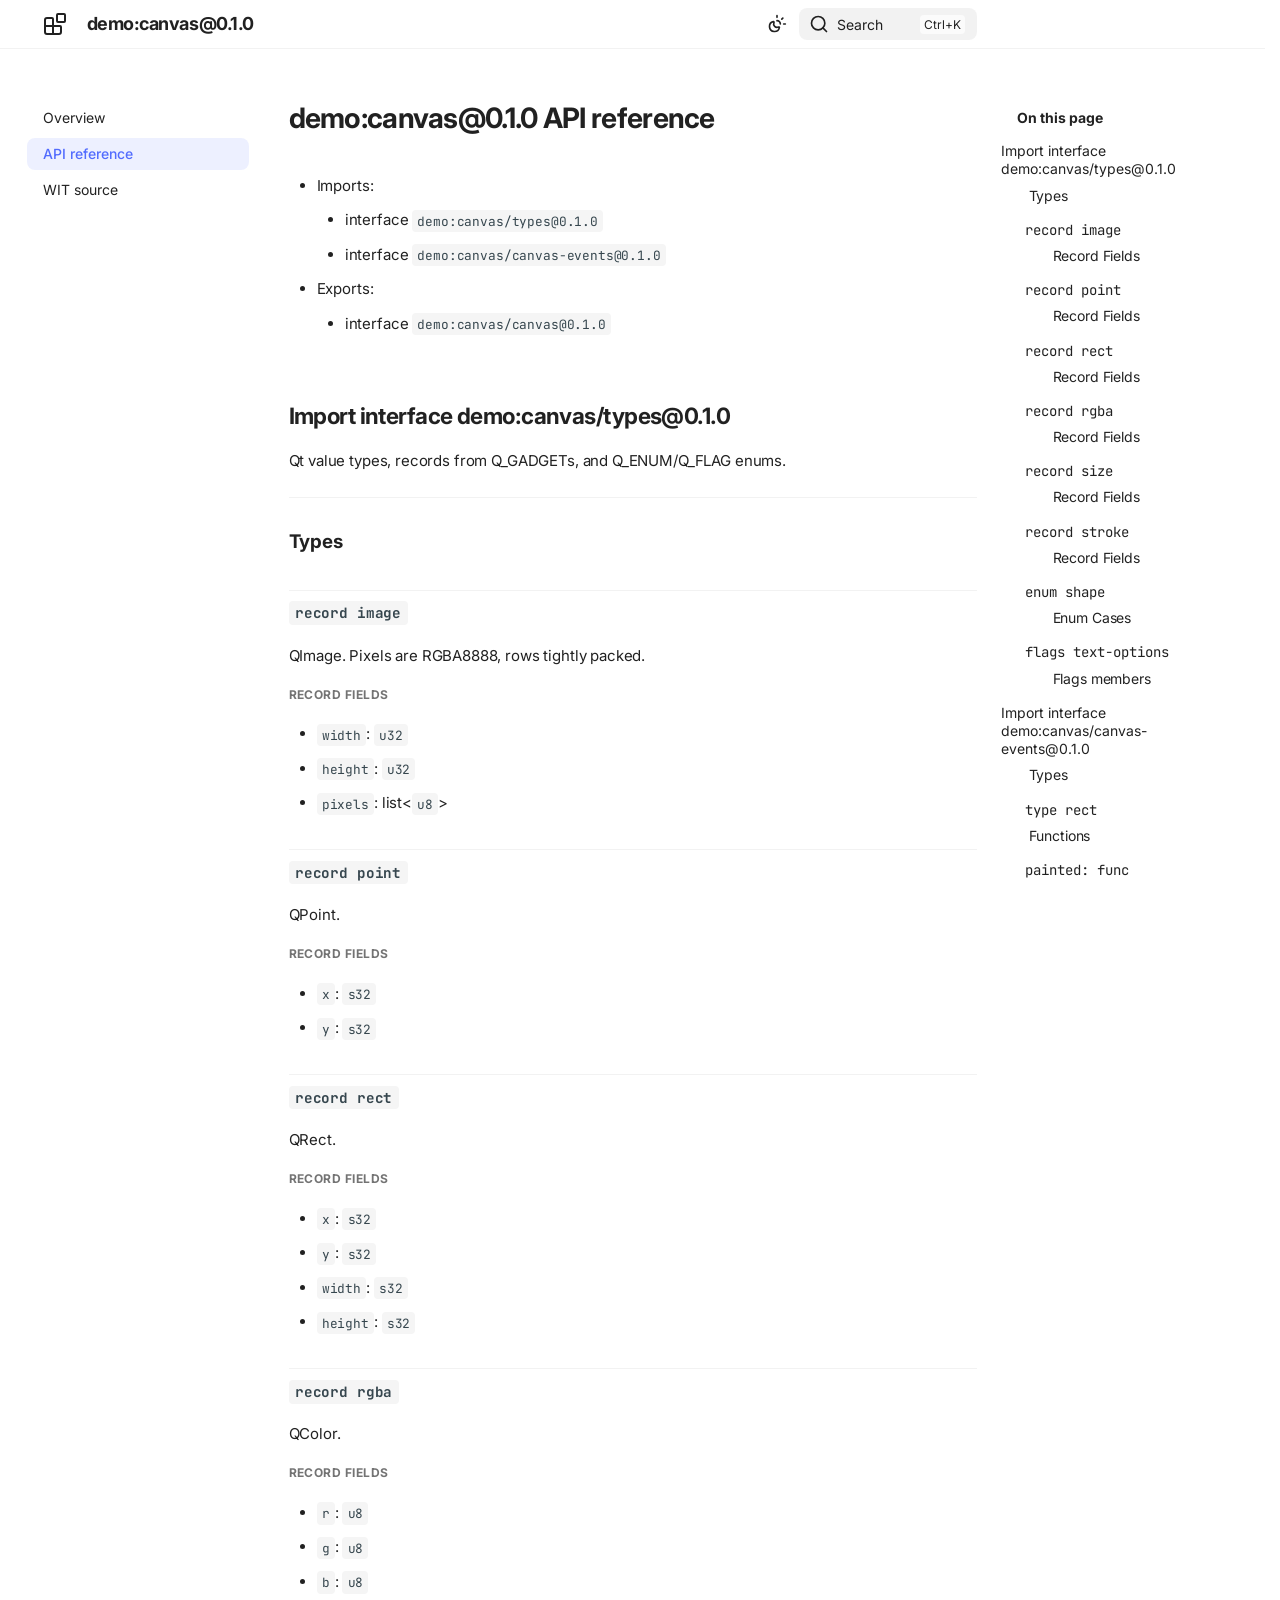
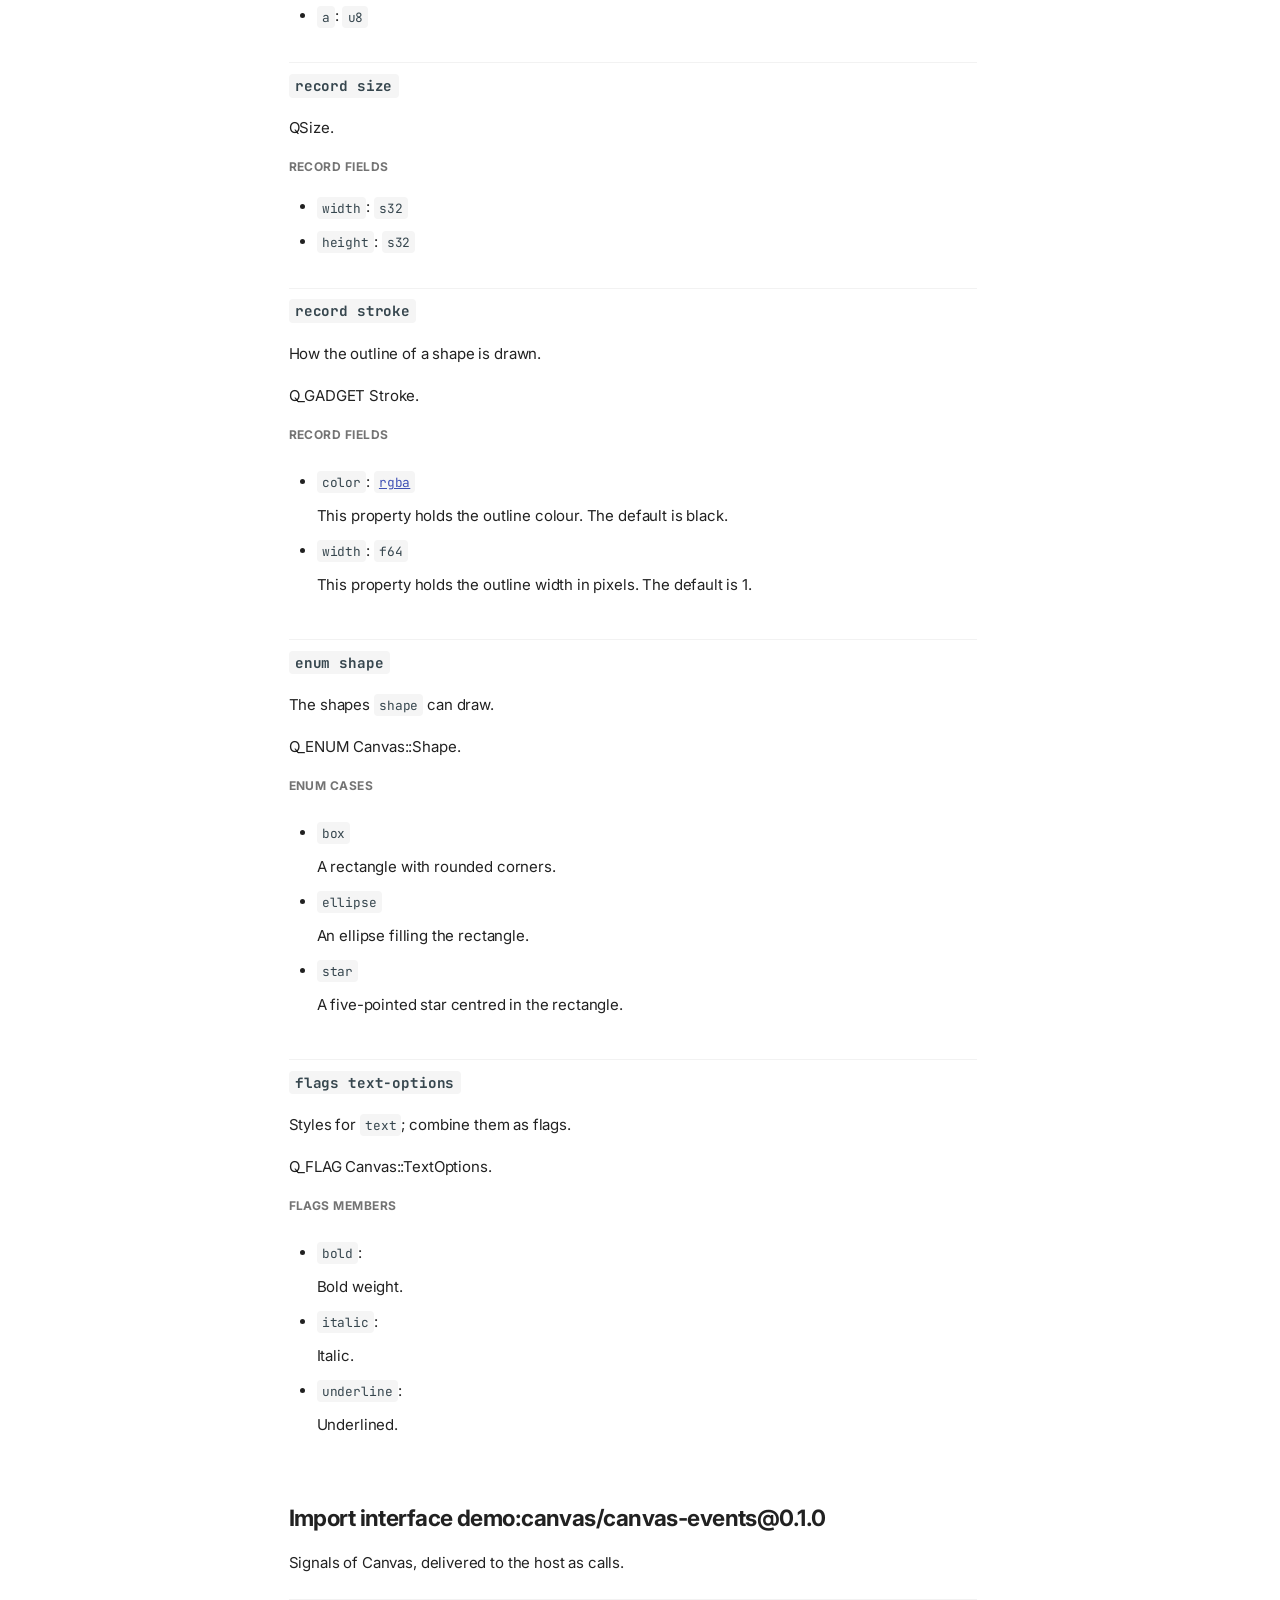
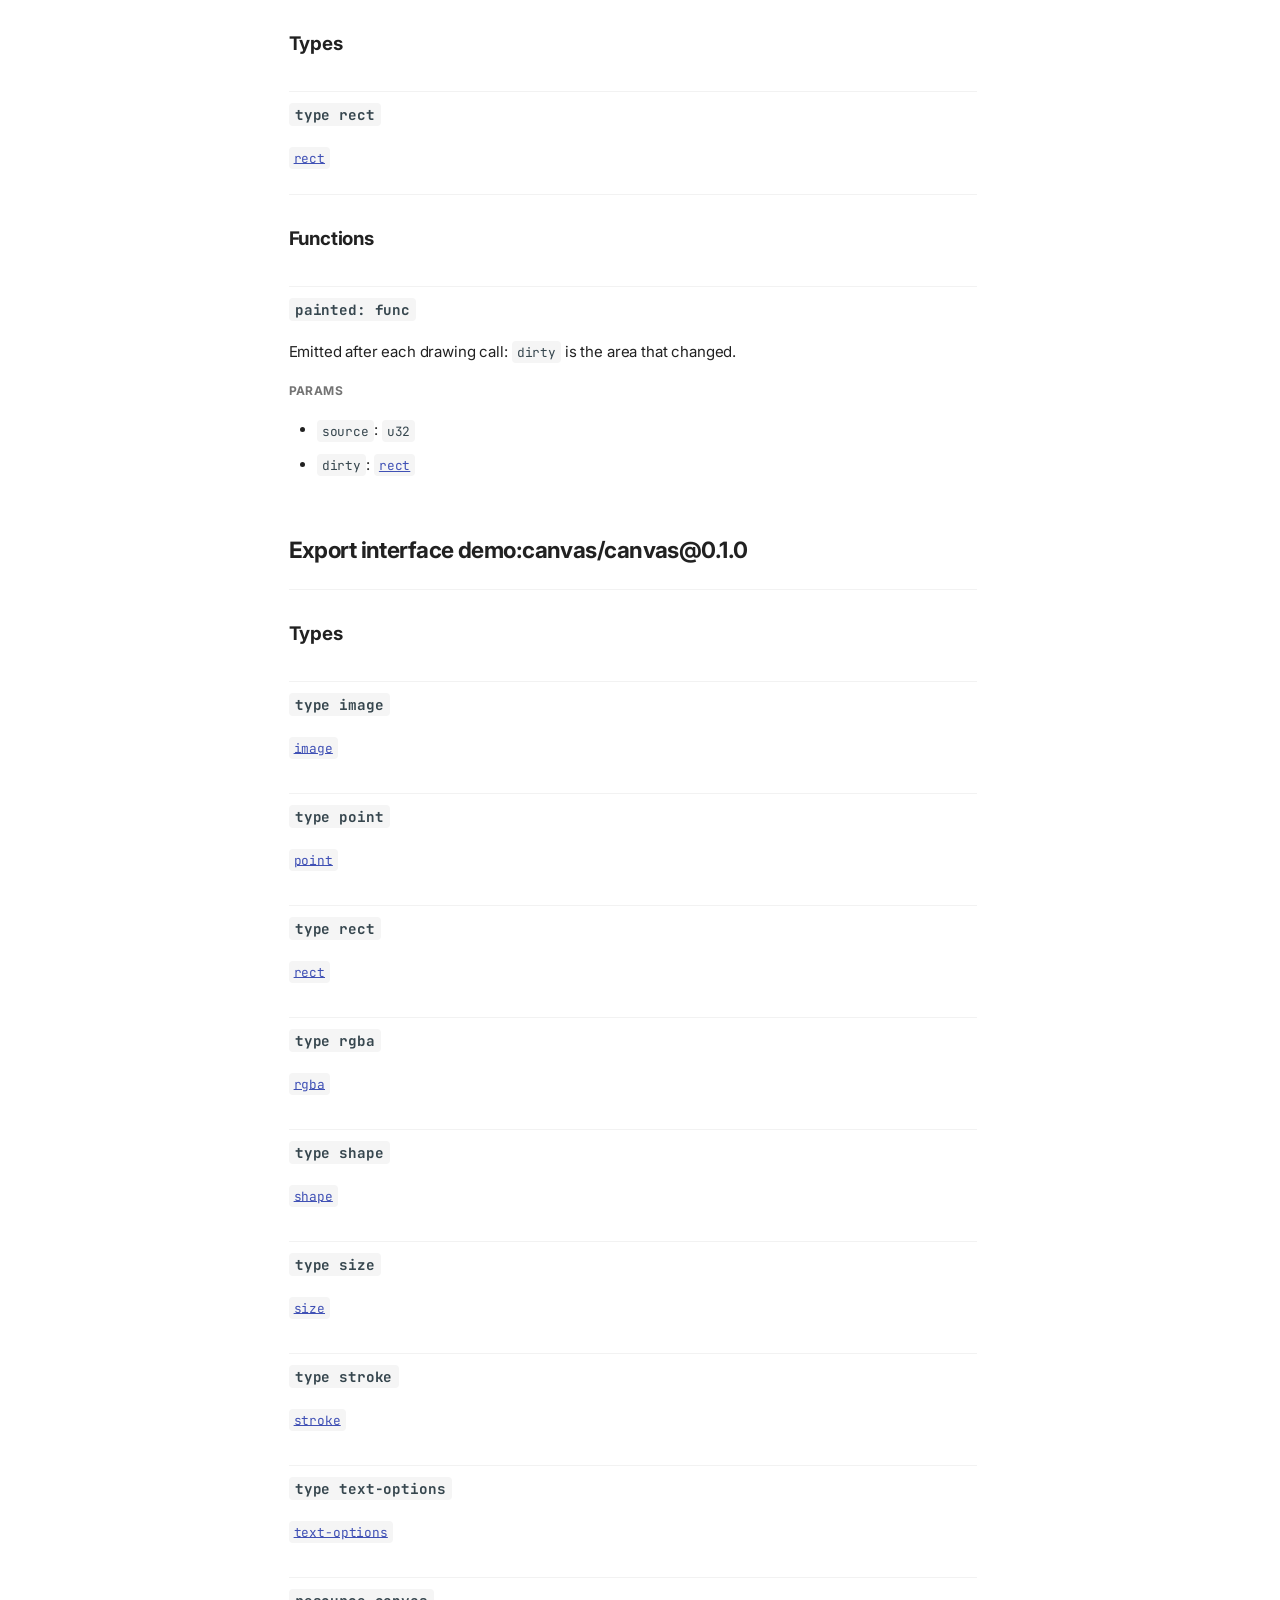
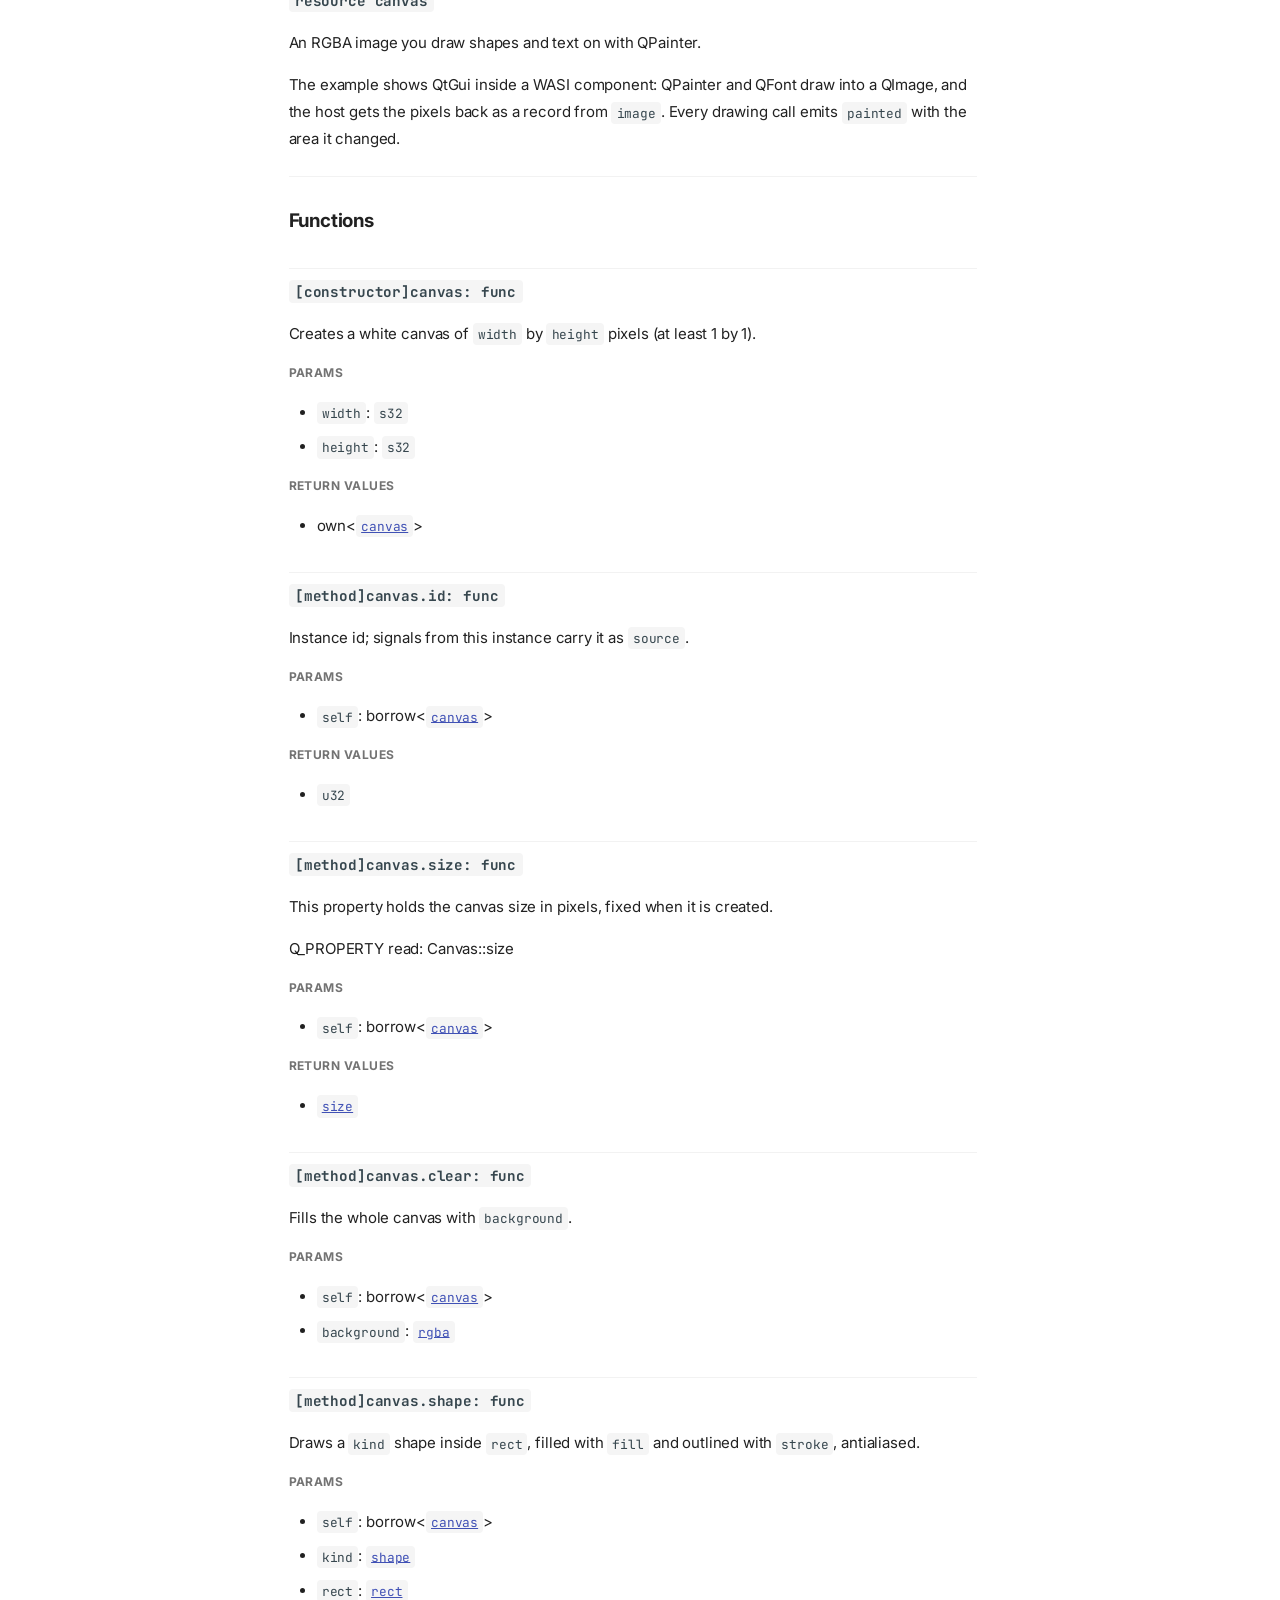
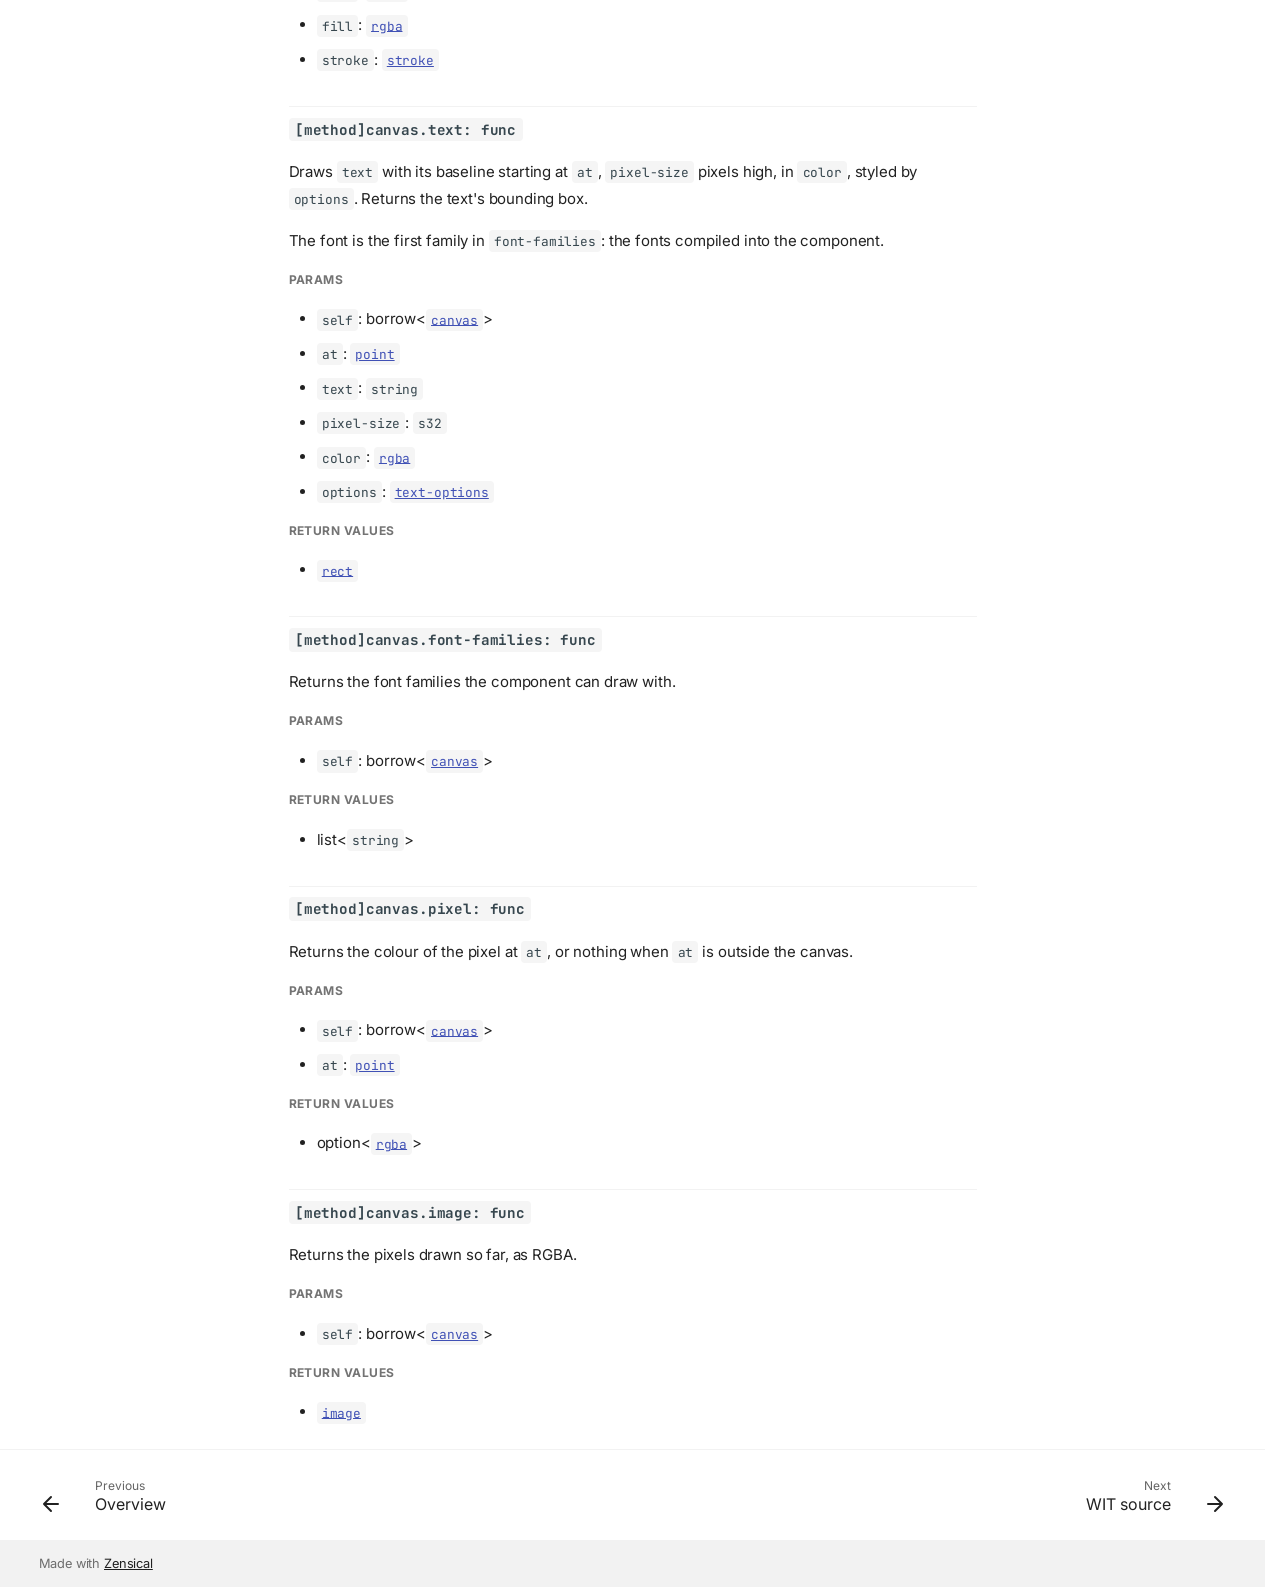
<file: qt2wasm/examples/canvas/canvas-docs/site/canvas.html>
<!doctype html>
<html lang="en" class="no-js">
  <head>
    
      <meta charset="utf-8">
      <meta name="viewport" content="width=device-width,initial-scale=1">
      
        <meta name="description" content="API reference for demo:canvas@0.1.0, generated by qt2wasm">
      
      
      
      
      
        <link rel="prev" href="./index.html">
      
      
        <link rel="next" href="./canvas-wit.html">
      
      
        
      
      
      <link rel="icon" href="./assets/images/favicon.png">
      <meta name="generator" content="zensical-0.1.0">
    
    
      
        <title>API reference - demo:canvas@0.1.0</title>
      
    
    
      
        
      
      <link rel="stylesheet" href="./assets/stylesheets/modern/main.4ab2de0c.min.css">
      
        
          
        
        <link rel="stylesheet" href="./assets/stylesheets/modern/palette.b60ce83d.min.css">
      
      


    
    
      
    
    
      
        
        
        <link rel="preconnect" href="https://fonts.gstatic.com" crossorigin>
        <link rel="stylesheet" href="https://fonts.googleapis.com/css?family=Inter:300,300i,400,400i,500,500i,700,700i%7CJetBrains+Mono:400,400i,700,700i&amp;display=fallback">
        <style>:root{--md-text-font:"Inter";--md-code-font:"JetBrains Mono"}</style>
      
    
    
      <link rel="stylesheet" href="./stylesheets/qt2wasm.css">
    
    <script>__md_scope=new URL(".",location),__md_scope.pathname.endsWith("/")||(__md_scope=new URL(__md_scope.pathname+"/",location)),__md_hash=e=>[...e].reduce(((e,t)=>(e<<5)-e+t.charCodeAt(0)),0),__md_get=(e,t=localStorage,_=__md_scope)=>JSON.parse(t.getItem(_.pathname+"."+e)),__md_set=(e,t,_=localStorage,a=__md_scope)=>{try{_.setItem(a.pathname+"."+e,JSON.stringify(t))}catch(e){}},document.documentElement.setAttribute("data-platform",navigator.platform)</script>
    
      

    
    
  </head>
  
  
    
    
      
    
    
    
    
    <body dir="ltr" data-md-color-scheme="default" data-md-color-primary="indigo" data-md-color-accent="indigo">
  
    
    <input class="md-toggle" data-md-toggle="drawer" type="checkbox" id="__drawer" autocomplete="off">
    <input class="md-toggle" data-md-toggle="search" type="checkbox" id="__search" autocomplete="off">
    <label class="md-overlay" for="__drawer" aria-hidden="true"></label>
    <div data-md-component="skip">
      <a href="#__skip" class="md-skip">
        Skip to content
      </a>
    </div>
    <div data-md-component="announce">
      
    </div>
    
    
      

  

<header class="md-header md-header--shadow" data-md-component="header">
  <nav class="md-header__inner md-grid" aria-label="Header">
    <a href="./index.html" title="demo:canvas@0.1.0" class="md-header__button md-logo" aria-label="demo:canvas@0.1.0" data-md-component="logo">
      
  
  <svg xmlns="http://www.w3.org/2000/svg" fill="none" stroke="currentColor" stroke-linecap="round" stroke-linejoin="round" stroke-width="2" class="lucide lucide-blocks" viewBox="0 0 24 24"><path d="M10 22V7a1 1 0 0 0-1-1H4a2 2 0 0 0-2 2v12a2 2 0 0 0 2 2h12a2 2 0 0 0 2-2v-5a1 1 0 0 0-1-1H2"/><rect width="8" height="8" x="14" y="2" rx="1"/></svg>

    </a>
    <label class="md-header__button md-icon" for="__drawer">
      
      <svg xmlns="http://www.w3.org/2000/svg" fill="none" stroke="currentColor" stroke-linecap="round" stroke-linejoin="round" stroke-width="2" class="lucide lucide-menu" viewBox="0 0 24 24"><path d="M4 5h16M4 12h16M4 19h16"/></svg>
      <span class="md-visually-hidden">Navigation</span>
    </label>
    <div class="md-header__title" data-md-component="header-title">
      <div class="md-header__ellipsis">
        <div class="md-header__topic">
          <span class="md-ellipsis">
            demo:canvas@0.1.0
          </span>
        </div>
        <div class="md-header__topic" data-md-component="header-topic">
          <span class="md-ellipsis">
            
              API reference
            
          </span>
        </div>
      </div>
    </div>
    
      
        <form class="md-header__option" data-md-component="palette">
  
    
    
    
    <input class="md-option" data-md-color-media="(prefers-color-scheme)" data-md-color-scheme="default" data-md-color-primary="indigo" data-md-color-accent="indigo"  aria-label="Switch to light mode"  type="radio" name="__palette" id="__palette_0">
    
      <label class="md-header__button md-icon" title="Switch to light mode" for="__palette_1" hidden>
        <svg xmlns="http://www.w3.org/2000/svg" fill="none" stroke="currentColor" stroke-linecap="round" stroke-linejoin="round" stroke-width="2" class="lucide lucide-sun-moon" viewBox="0 0 24 24"><path d="M12 2v2M14.837 16.385a6 6 0 1 1-7.223-7.222c.624-.147.97.66.715 1.248a4 4 0 0 0 5.26 5.259c.589-.255 1.396.09 1.248.715M16 12a4 4 0 0 0-4-4M19 5l-1.256 1.256M20 12h2"/></svg>
      </label>
    
  
    
    
    
    <input class="md-option" data-md-color-media="(prefers-color-scheme: light)" data-md-color-scheme="default" data-md-color-primary="indigo" data-md-color-accent="indigo"  aria-label="Switch to dark mode"  type="radio" name="__palette" id="__palette_1">
    
      <label class="md-header__button md-icon" title="Switch to dark mode" for="__palette_2" hidden>
        <svg xmlns="http://www.w3.org/2000/svg" fill="none" stroke="currentColor" stroke-linecap="round" stroke-linejoin="round" stroke-width="2" class="lucide lucide-sun" viewBox="0 0 24 24"><circle cx="12" cy="12" r="4"/><path d="M12 2v2M12 20v2M4.93 4.93l1.41 1.41M17.66 17.66l1.41 1.41M2 12h2M20 12h2M6.34 17.66l-1.41 1.41M19.07 4.93l-1.41 1.41"/></svg>
      </label>
    
  
    
    
    
    <input class="md-option" data-md-color-media="(prefers-color-scheme: dark)" data-md-color-scheme="slate" data-md-color-primary="indigo" data-md-color-accent="indigo"  aria-label="Switch to system preference"  type="radio" name="__palette" id="__palette_2">
    
      <label class="md-header__button md-icon" title="Switch to system preference" for="__palette_0" hidden>
        <svg xmlns="http://www.w3.org/2000/svg" fill="none" stroke="currentColor" stroke-linecap="round" stroke-linejoin="round" stroke-width="2" class="lucide lucide-moon" viewBox="0 0 24 24"><path d="M20.985 12.486a9 9 0 1 1-9.473-9.472c.405-.022.617.46.402.803a6 6 0 0 0 8.268 8.268c.344-.215.825-.004.803.401"/></svg>
      </label>
    
  
</form>
      
    
    
      <script>var palette=__md_get("__palette");if(palette&&palette.color){if("(prefers-color-scheme)"===palette.color.media){var media=matchMedia("(prefers-color-scheme: light)"),input=document.querySelector(media.matches?"[data-md-color-media='(prefers-color-scheme: light)']":"[data-md-color-media='(prefers-color-scheme: dark)']");palette.color.media=input.getAttribute("data-md-color-media"),palette.color.scheme=input.getAttribute("data-md-color-scheme"),palette.color.primary=input.getAttribute("data-md-color-primary"),palette.color.accent=input.getAttribute("data-md-color-accent")}for(var[key,value]of Object.entries(palette.color))document.body.setAttribute("data-md-color-"+key,value)}</script>
    
    
    
      
      
        <label class="md-header__button md-icon" for="__search">
          
          <svg xmlns="http://www.w3.org/2000/svg" fill="none" stroke="currentColor" stroke-linecap="round" stroke-linejoin="round" stroke-width="2" class="lucide lucide-search" viewBox="0 0 24 24"><path d="m21 21-4.34-4.34"/><circle cx="11" cy="11" r="8"/></svg>
          <span class="md-visually-hidden">Search</span>
        </label>
        <div class="md-search" data-md-component="search" role="dialog" aria-label="Search">
  <button type="button" class="md-search__button">
    Search
  </button>
</div>
      
    
    <div class="md-header__source">
      
    </div>
  </nav>
  
</header>
    
    <div class="md-container" data-md-component="container">
      
      
        
          
        
      
      <main class="md-main" data-md-component="main">
        <div class="md-main__inner md-grid">
          
            
              
              <div class="md-sidebar md-sidebar--primary" data-md-component="sidebar" data-md-type="navigation" >
                <div class="md-sidebar__scrollwrap">
                  <div class="md-sidebar__inner">
                    



<nav class="md-nav md-nav--primary" aria-label="Navigation" data-md-level="0">
  <label class="md-nav__title" for="__drawer">
    <a href="./index.html" title="demo:canvas@0.1.0" class="md-nav__button md-logo" aria-label="demo:canvas@0.1.0" data-md-component="logo">
      
  
  <svg xmlns="http://www.w3.org/2000/svg" fill="none" stroke="currentColor" stroke-linecap="round" stroke-linejoin="round" stroke-width="2" class="lucide lucide-blocks" viewBox="0 0 24 24"><path d="M10 22V7a1 1 0 0 0-1-1H4a2 2 0 0 0-2 2v12a2 2 0 0 0 2 2h12a2 2 0 0 0 2-2v-5a1 1 0 0 0-1-1H2"/><rect width="8" height="8" x="14" y="2" rx="1"/></svg>

    </a>
    demo:canvas@0.1.0
  </label>
  
  <ul class="md-nav__list" data-md-scrollfix>
    
      
      
  
  
  
  
    <li class="md-nav__item">
      <a href="./index.html" class="md-nav__link">
        
  
  
  <span class="md-ellipsis">
    
  
  Overview

    
  </span>
  
  

      </a>
    </li>
  

    
      
      
  
  
    
  
  
  
    <li class="md-nav__item md-nav__item--active">
      
      
      
      
        
      
      
        <label class="md-nav__link md-nav__link--active" for="__toc">
          
  
  
  <span class="md-ellipsis">
    
  
  API reference

    
  </span>
  
  

          <span class="md-nav__icon md-icon"></span>
        </label>
      
      <a href="canvas.html" class="md-nav__link md-nav__link--active">
        
  
  
  <span class="md-ellipsis">
    
  
  API reference

    
  </span>
  
  

      </a>
      
        


<nav class="md-nav md-nav--secondary" aria-label="On this page">
  
  
  
    
  
  
    <label class="md-nav__title" for="__toc">
      <span class="md-nav__icon md-icon"></span>
      On this page
    </label>
    <ul class="md-nav__list" data-md-component="toc" data-md-scrollfix>
      
        <li class="md-nav__item">
  <a href="#import-interface-democanvastypes010" class="md-nav__link">
    <span class="md-ellipsis">
      <span class="md-typeset">
        <a ></a>Import interface demo:canvas/types@0.1.0
      </span>
    </span>
  </a>
  
    <nav class="md-nav" aria-label="Import interface demo:canvas&#x2f;types@0.1.0">
      <ul class="md-nav__list">
        
          <li class="md-nav__item">
  <a href="#types" class="md-nav__link">
    <span class="md-ellipsis">
      <span class="md-typeset">
        Types
      </span>
    </span>
  </a>
  
    <nav class="md-nav" aria-label="Types">
      <ul class="md-nav__list">
        
          <li class="md-nav__item">
  <a href="#record-image" class="md-nav__link">
    <span class="md-ellipsis">
      <span class="md-typeset">
        <a ></a><code>record image</code>
      </span>
    </span>
  </a>
  
    <nav class="md-nav" aria-label="record image">
      <ul class="md-nav__list">
        
          <li class="md-nav__item">
  <a href="#record-fields" class="md-nav__link">
    <span class="md-ellipsis">
      <span class="md-typeset">
        Record Fields
      </span>
    </span>
  </a>
  
</li>
        
      </ul>
    </nav>
  
</li>
        
          <li class="md-nav__item">
  <a href="#record-point" class="md-nav__link">
    <span class="md-ellipsis">
      <span class="md-typeset">
        <a ></a><code>record point</code>
      </span>
    </span>
  </a>
  
    <nav class="md-nav" aria-label="record point">
      <ul class="md-nav__list">
        
          <li class="md-nav__item">
  <a href="#record-fields_1" class="md-nav__link">
    <span class="md-ellipsis">
      <span class="md-typeset">
        Record Fields
      </span>
    </span>
  </a>
  
</li>
        
      </ul>
    </nav>
  
</li>
        
          <li class="md-nav__item">
  <a href="#record-rect" class="md-nav__link">
    <span class="md-ellipsis">
      <span class="md-typeset">
        <a ></a><code>record rect</code>
      </span>
    </span>
  </a>
  
    <nav class="md-nav" aria-label="record rect">
      <ul class="md-nav__list">
        
          <li class="md-nav__item">
  <a href="#record-fields_2" class="md-nav__link">
    <span class="md-ellipsis">
      <span class="md-typeset">
        Record Fields
      </span>
    </span>
  </a>
  
</li>
        
      </ul>
    </nav>
  
</li>
        
          <li class="md-nav__item">
  <a href="#record-rgba" class="md-nav__link">
    <span class="md-ellipsis">
      <span class="md-typeset">
        <a ></a><code>record rgba</code>
      </span>
    </span>
  </a>
  
    <nav class="md-nav" aria-label="record rgba">
      <ul class="md-nav__list">
        
          <li class="md-nav__item">
  <a href="#record-fields_3" class="md-nav__link">
    <span class="md-ellipsis">
      <span class="md-typeset">
        Record Fields
      </span>
    </span>
  </a>
  
</li>
        
      </ul>
    </nav>
  
</li>
        
          <li class="md-nav__item">
  <a href="#record-size" class="md-nav__link">
    <span class="md-ellipsis">
      <span class="md-typeset">
        <a ></a><code>record size</code>
      </span>
    </span>
  </a>
  
    <nav class="md-nav" aria-label="record size">
      <ul class="md-nav__list">
        
          <li class="md-nav__item">
  <a href="#record-fields_4" class="md-nav__link">
    <span class="md-ellipsis">
      <span class="md-typeset">
        Record Fields
      </span>
    </span>
  </a>
  
</li>
        
      </ul>
    </nav>
  
</li>
        
          <li class="md-nav__item">
  <a href="#record-stroke" class="md-nav__link">
    <span class="md-ellipsis">
      <span class="md-typeset">
        <a ></a><code>record stroke</code>
      </span>
    </span>
  </a>
  
    <nav class="md-nav" aria-label="record stroke">
      <ul class="md-nav__list">
        
          <li class="md-nav__item">
  <a href="#record-fields_5" class="md-nav__link">
    <span class="md-ellipsis">
      <span class="md-typeset">
        Record Fields
      </span>
    </span>
  </a>
  
</li>
        
      </ul>
    </nav>
  
</li>
        
          <li class="md-nav__item">
  <a href="#enum-shape" class="md-nav__link">
    <span class="md-ellipsis">
      <span class="md-typeset">
        <a ></a><code>enum shape</code>
      </span>
    </span>
  </a>
  
    <nav class="md-nav" aria-label="enum shape">
      <ul class="md-nav__list">
        
          <li class="md-nav__item">
  <a href="#enum-cases" class="md-nav__link">
    <span class="md-ellipsis">
      <span class="md-typeset">
        Enum Cases
      </span>
    </span>
  </a>
  
</li>
        
      </ul>
    </nav>
  
</li>
        
          <li class="md-nav__item">
  <a href="#flags-text-options" class="md-nav__link">
    <span class="md-ellipsis">
      <span class="md-typeset">
        <a ></a><code>flags text-options</code>
      </span>
    </span>
  </a>
  
    <nav class="md-nav" aria-label="flags text-options">
      <ul class="md-nav__list">
        
          <li class="md-nav__item">
  <a href="#flags-members" class="md-nav__link">
    <span class="md-ellipsis">
      <span class="md-typeset">
        Flags members
      </span>
    </span>
  </a>
  
</li>
        
      </ul>
    </nav>
  
</li>
        
      </ul>
    </nav>
  
</li>
        
      </ul>
    </nav>
  
</li>
      
        <li class="md-nav__item">
  <a href="#import-interface-democanvascanvas-events010" class="md-nav__link">
    <span class="md-ellipsis">
      <span class="md-typeset">
        <a ></a>Import interface demo:canvas/canvas-events@0.1.0
      </span>
    </span>
  </a>
  
    <nav class="md-nav" aria-label="Import interface demo:canvas&#x2f;canvas-events@0.1.0">
      <ul class="md-nav__list">
        
          <li class="md-nav__item">
  <a href="#types_1" class="md-nav__link">
    <span class="md-ellipsis">
      <span class="md-typeset">
        Types
      </span>
    </span>
  </a>
  
    <nav class="md-nav" aria-label="Types">
      <ul class="md-nav__list">
        
          <li class="md-nav__item">
  <a href="#type-rect" class="md-nav__link">
    <span class="md-ellipsis">
      <span class="md-typeset">
        <a ></a><code>type rect</code>
      </span>
    </span>
  </a>
  
</li>
        
      </ul>
    </nav>
  
</li>
        
          <li class="md-nav__item">
  <a href="#functions" class="md-nav__link">
    <span class="md-ellipsis">
      <span class="md-typeset">
        Functions
      </span>
    </span>
  </a>
  
    <nav class="md-nav" aria-label="Functions">
      <ul class="md-nav__list">
        
          <li class="md-nav__item">
  <a href="#painted-func" class="md-nav__link">
    <span class="md-ellipsis">
      <span class="md-typeset">
        <a ></a><code>painted: func</code>
      </span>
    </span>
  </a>
  
    <nav class="md-nav" aria-label="painted: func">
      <ul class="md-nav__list">
        
          <li class="md-nav__item">
  <a href="#params" class="md-nav__link">
    <span class="md-ellipsis">
      <span class="md-typeset">
        Params
      </span>
    </span>
  </a>
  
</li>
        
      </ul>
    </nav>
  
</li>
        
      </ul>
    </nav>
  
</li>
        
      </ul>
    </nav>
  
</li>
      
        <li class="md-nav__item">
  <a href="#export-interface-democanvascanvas010" class="md-nav__link">
    <span class="md-ellipsis">
      <span class="md-typeset">
        <a ></a>Export interface demo:canvas/canvas@0.1.0
      </span>
    </span>
  </a>
  
    <nav class="md-nav" aria-label="Export interface demo:canvas&#x2f;canvas@0.1.0">
      <ul class="md-nav__list">
        
          <li class="md-nav__item">
  <a href="#types_2" class="md-nav__link">
    <span class="md-ellipsis">
      <span class="md-typeset">
        Types
      </span>
    </span>
  </a>
  
    <nav class="md-nav" aria-label="Types">
      <ul class="md-nav__list">
        
          <li class="md-nav__item">
  <a href="#type-image" class="md-nav__link">
    <span class="md-ellipsis">
      <span class="md-typeset">
        <a ></a><code>type image</code>
      </span>
    </span>
  </a>
  
</li>
        
          <li class="md-nav__item">
  <a href="#type-point" class="md-nav__link">
    <span class="md-ellipsis">
      <span class="md-typeset">
        <a ></a><code>type point</code>
      </span>
    </span>
  </a>
  
</li>
        
          <li class="md-nav__item">
  <a href="#type-rect_1" class="md-nav__link">
    <span class="md-ellipsis">
      <span class="md-typeset">
        <a ></a><code>type rect</code>
      </span>
    </span>
  </a>
  
</li>
        
          <li class="md-nav__item">
  <a href="#type-rgba" class="md-nav__link">
    <span class="md-ellipsis">
      <span class="md-typeset">
        <a ></a><code>type rgba</code>
      </span>
    </span>
  </a>
  
</li>
        
          <li class="md-nav__item">
  <a href="#type-shape" class="md-nav__link">
    <span class="md-ellipsis">
      <span class="md-typeset">
        <a ></a><code>type shape</code>
      </span>
    </span>
  </a>
  
</li>
        
          <li class="md-nav__item">
  <a href="#type-size" class="md-nav__link">
    <span class="md-ellipsis">
      <span class="md-typeset">
        <a ></a><code>type size</code>
      </span>
    </span>
  </a>
  
</li>
        
          <li class="md-nav__item">
  <a href="#type-stroke" class="md-nav__link">
    <span class="md-ellipsis">
      <span class="md-typeset">
        <a ></a><code>type stroke</code>
      </span>
    </span>
  </a>
  
</li>
        
          <li class="md-nav__item">
  <a href="#type-text-options" class="md-nav__link">
    <span class="md-ellipsis">
      <span class="md-typeset">
        <a ></a><code>type text-options</code>
      </span>
    </span>
  </a>
  
</li>
        
          <li class="md-nav__item">
  <a href="#resource-canvas" class="md-nav__link">
    <span class="md-ellipsis">
      <span class="md-typeset">
        <a ></a><code>resource canvas</code>
      </span>
    </span>
  </a>
  
</li>
        
      </ul>
    </nav>
  
</li>
        
          <li class="md-nav__item">
  <a href="#functions_1" class="md-nav__link">
    <span class="md-ellipsis">
      <span class="md-typeset">
        Functions
      </span>
    </span>
  </a>
  
    <nav class="md-nav" aria-label="Functions">
      <ul class="md-nav__list">
        
          <li class="md-nav__item">
  <a href="#constructorcanvas-func" class="md-nav__link">
    <span class="md-ellipsis">
      <span class="md-typeset">
        <a ></a><code>[constructor]canvas: func</code>
      </span>
    </span>
  </a>
  
    <nav class="md-nav" aria-label="[constructor]canvas: func">
      <ul class="md-nav__list">
        
          <li class="md-nav__item">
  <a href="#params_1" class="md-nav__link">
    <span class="md-ellipsis">
      <span class="md-typeset">
        Params
      </span>
    </span>
  </a>
  
</li>
        
          <li class="md-nav__item">
  <a href="#return-values" class="md-nav__link">
    <span class="md-ellipsis">
      <span class="md-typeset">
        Return values
      </span>
    </span>
  </a>
  
</li>
        
      </ul>
    </nav>
  
</li>
        
          <li class="md-nav__item">
  <a href="#methodcanvasid-func" class="md-nav__link">
    <span class="md-ellipsis">
      <span class="md-typeset">
        <a ></a><code>[method]canvas.id: func</code>
      </span>
    </span>
  </a>
  
    <nav class="md-nav" aria-label="[method]canvas.id: func">
      <ul class="md-nav__list">
        
          <li class="md-nav__item">
  <a href="#params_2" class="md-nav__link">
    <span class="md-ellipsis">
      <span class="md-typeset">
        Params
      </span>
    </span>
  </a>
  
</li>
        
          <li class="md-nav__item">
  <a href="#return-values_1" class="md-nav__link">
    <span class="md-ellipsis">
      <span class="md-typeset">
        Return values
      </span>
    </span>
  </a>
  
</li>
        
      </ul>
    </nav>
  
</li>
        
          <li class="md-nav__item">
  <a href="#methodcanvassize-func" class="md-nav__link">
    <span class="md-ellipsis">
      <span class="md-typeset">
        <a ></a><code>[method]canvas.size: func</code>
      </span>
    </span>
  </a>
  
    <nav class="md-nav" aria-label="[method]canvas.size: func">
      <ul class="md-nav__list">
        
          <li class="md-nav__item">
  <a href="#params_3" class="md-nav__link">
    <span class="md-ellipsis">
      <span class="md-typeset">
        Params
      </span>
    </span>
  </a>
  
</li>
        
          <li class="md-nav__item">
  <a href="#return-values_2" class="md-nav__link">
    <span class="md-ellipsis">
      <span class="md-typeset">
        Return values
      </span>
    </span>
  </a>
  
</li>
        
      </ul>
    </nav>
  
</li>
        
          <li class="md-nav__item">
  <a href="#methodcanvasclear-func" class="md-nav__link">
    <span class="md-ellipsis">
      <span class="md-typeset">
        <a ></a><code>[method]canvas.clear: func</code>
      </span>
    </span>
  </a>
  
    <nav class="md-nav" aria-label="[method]canvas.clear: func">
      <ul class="md-nav__list">
        
          <li class="md-nav__item">
  <a href="#params_4" class="md-nav__link">
    <span class="md-ellipsis">
      <span class="md-typeset">
        Params
      </span>
    </span>
  </a>
  
</li>
        
      </ul>
    </nav>
  
</li>
        
          <li class="md-nav__item">
  <a href="#methodcanvasshape-func" class="md-nav__link">
    <span class="md-ellipsis">
      <span class="md-typeset">
        <a ></a><code>[method]canvas.shape: func</code>
      </span>
    </span>
  </a>
  
    <nav class="md-nav" aria-label="[method]canvas.shape: func">
      <ul class="md-nav__list">
        
          <li class="md-nav__item">
  <a href="#params_5" class="md-nav__link">
    <span class="md-ellipsis">
      <span class="md-typeset">
        Params
      </span>
    </span>
  </a>
  
</li>
        
      </ul>
    </nav>
  
</li>
        
          <li class="md-nav__item">
  <a href="#methodcanvastext-func" class="md-nav__link">
    <span class="md-ellipsis">
      <span class="md-typeset">
        <a ></a><code>[method]canvas.text: func</code>
      </span>
    </span>
  </a>
  
    <nav class="md-nav" aria-label="[method]canvas.text: func">
      <ul class="md-nav__list">
        
          <li class="md-nav__item">
  <a href="#params_6" class="md-nav__link">
    <span class="md-ellipsis">
      <span class="md-typeset">
        Params
      </span>
    </span>
  </a>
  
</li>
        
          <li class="md-nav__item">
  <a href="#return-values_3" class="md-nav__link">
    <span class="md-ellipsis">
      <span class="md-typeset">
        Return values
      </span>
    </span>
  </a>
  
</li>
        
      </ul>
    </nav>
  
</li>
        
          <li class="md-nav__item">
  <a href="#methodcanvasfont-families-func" class="md-nav__link">
    <span class="md-ellipsis">
      <span class="md-typeset">
        <a ></a><code>[method]canvas.font-families: func</code>
      </span>
    </span>
  </a>
  
    <nav class="md-nav" aria-label="[method]canvas.font-families: func">
      <ul class="md-nav__list">
        
          <li class="md-nav__item">
  <a href="#params_7" class="md-nav__link">
    <span class="md-ellipsis">
      <span class="md-typeset">
        Params
      </span>
    </span>
  </a>
  
</li>
        
          <li class="md-nav__item">
  <a href="#return-values_4" class="md-nav__link">
    <span class="md-ellipsis">
      <span class="md-typeset">
        Return values
      </span>
    </span>
  </a>
  
</li>
        
      </ul>
    </nav>
  
</li>
        
          <li class="md-nav__item">
  <a href="#methodcanvaspixel-func" class="md-nav__link">
    <span class="md-ellipsis">
      <span class="md-typeset">
        <a ></a><code>[method]canvas.pixel: func</code>
      </span>
    </span>
  </a>
  
    <nav class="md-nav" aria-label="[method]canvas.pixel: func">
      <ul class="md-nav__list">
        
          <li class="md-nav__item">
  <a href="#params_8" class="md-nav__link">
    <span class="md-ellipsis">
      <span class="md-typeset">
        Params
      </span>
    </span>
  </a>
  
</li>
        
          <li class="md-nav__item">
  <a href="#return-values_5" class="md-nav__link">
    <span class="md-ellipsis">
      <span class="md-typeset">
        Return values
      </span>
    </span>
  </a>
  
</li>
        
      </ul>
    </nav>
  
</li>
        
          <li class="md-nav__item">
  <a href="#methodcanvasimage-func" class="md-nav__link">
    <span class="md-ellipsis">
      <span class="md-typeset">
        <a ></a><code>[method]canvas.image: func</code>
      </span>
    </span>
  </a>
  
    <nav class="md-nav" aria-label="[method]canvas.image: func">
      <ul class="md-nav__list">
        
          <li class="md-nav__item">
  <a href="#params_9" class="md-nav__link">
    <span class="md-ellipsis">
      <span class="md-typeset">
        Params
      </span>
    </span>
  </a>
  
</li>
        
          <li class="md-nav__item">
  <a href="#return-values_6" class="md-nav__link">
    <span class="md-ellipsis">
      <span class="md-typeset">
        Return values
      </span>
    </span>
  </a>
  
</li>
        
      </ul>
    </nav>
  
</li>
        
      </ul>
    </nav>
  
</li>
        
      </ul>
    </nav>
  
</li>
      
    </ul>
  
</nav>
      
    </li>
  

    
      
      
  
  
  
  
    <li class="md-nav__item">
      <a href="./canvas-wit.html" class="md-nav__link">
        
  
  
  <span class="md-ellipsis">
    
  
  WIT source

    
  </span>
  
  

      </a>
    </li>
  

    
  </ul>
</nav>
                  </div>
                </div>
              </div>
            
            
              
              <div class="md-sidebar md-sidebar--secondary" data-md-component="sidebar" data-md-type="toc" >
                <div class="md-sidebar__scrollwrap">
                  
                    
                    
                    
                      
                    
                    
                      <input class="md-nav__toggle md-toggle" type="checkbox" id="__toc">
                      <div class="md-sidebar-button__wrapper">
                        <label class="md-sidebar-button" for="__toc"></label>
                      </div>
                    
                  
                  <div class="md-sidebar__inner">
                    


<nav class="md-nav md-nav--secondary" aria-label="On this page">
  
  
  
    
  
  
    <label class="md-nav__title" for="__toc">
      <span class="md-nav__icon md-icon"></span>
      On this page
    </label>
    <ul class="md-nav__list" data-md-component="toc" data-md-scrollfix>
      
        <li class="md-nav__item">
  <a href="#import-interface-democanvastypes010" class="md-nav__link">
    <span class="md-ellipsis">
      <span class="md-typeset">
        <a ></a>Import interface demo:canvas/types@0.1.0
      </span>
    </span>
  </a>
  
    <nav class="md-nav" aria-label="Import interface demo:canvas&#x2f;types@0.1.0">
      <ul class="md-nav__list">
        
          <li class="md-nav__item">
  <a href="#types" class="md-nav__link">
    <span class="md-ellipsis">
      <span class="md-typeset">
        Types
      </span>
    </span>
  </a>
  
    <nav class="md-nav" aria-label="Types">
      <ul class="md-nav__list">
        
          <li class="md-nav__item">
  <a href="#record-image" class="md-nav__link">
    <span class="md-ellipsis">
      <span class="md-typeset">
        <a ></a><code>record image</code>
      </span>
    </span>
  </a>
  
    <nav class="md-nav" aria-label="record image">
      <ul class="md-nav__list">
        
          <li class="md-nav__item">
  <a href="#record-fields" class="md-nav__link">
    <span class="md-ellipsis">
      <span class="md-typeset">
        Record Fields
      </span>
    </span>
  </a>
  
</li>
        
      </ul>
    </nav>
  
</li>
        
          <li class="md-nav__item">
  <a href="#record-point" class="md-nav__link">
    <span class="md-ellipsis">
      <span class="md-typeset">
        <a ></a><code>record point</code>
      </span>
    </span>
  </a>
  
    <nav class="md-nav" aria-label="record point">
      <ul class="md-nav__list">
        
          <li class="md-nav__item">
  <a href="#record-fields_1" class="md-nav__link">
    <span class="md-ellipsis">
      <span class="md-typeset">
        Record Fields
      </span>
    </span>
  </a>
  
</li>
        
      </ul>
    </nav>
  
</li>
        
          <li class="md-nav__item">
  <a href="#record-rect" class="md-nav__link">
    <span class="md-ellipsis">
      <span class="md-typeset">
        <a ></a><code>record rect</code>
      </span>
    </span>
  </a>
  
    <nav class="md-nav" aria-label="record rect">
      <ul class="md-nav__list">
        
          <li class="md-nav__item">
  <a href="#record-fields_2" class="md-nav__link">
    <span class="md-ellipsis">
      <span class="md-typeset">
        Record Fields
      </span>
    </span>
  </a>
  
</li>
        
      </ul>
    </nav>
  
</li>
        
          <li class="md-nav__item">
  <a href="#record-rgba" class="md-nav__link">
    <span class="md-ellipsis">
      <span class="md-typeset">
        <a ></a><code>record rgba</code>
      </span>
    </span>
  </a>
  
    <nav class="md-nav" aria-label="record rgba">
      <ul class="md-nav__list">
        
          <li class="md-nav__item">
  <a href="#record-fields_3" class="md-nav__link">
    <span class="md-ellipsis">
      <span class="md-typeset">
        Record Fields
      </span>
    </span>
  </a>
  
</li>
        
      </ul>
    </nav>
  
</li>
        
          <li class="md-nav__item">
  <a href="#record-size" class="md-nav__link">
    <span class="md-ellipsis">
      <span class="md-typeset">
        <a ></a><code>record size</code>
      </span>
    </span>
  </a>
  
    <nav class="md-nav" aria-label="record size">
      <ul class="md-nav__list">
        
          <li class="md-nav__item">
  <a href="#record-fields_4" class="md-nav__link">
    <span class="md-ellipsis">
      <span class="md-typeset">
        Record Fields
      </span>
    </span>
  </a>
  
</li>
        
      </ul>
    </nav>
  
</li>
        
          <li class="md-nav__item">
  <a href="#record-stroke" class="md-nav__link">
    <span class="md-ellipsis">
      <span class="md-typeset">
        <a ></a><code>record stroke</code>
      </span>
    </span>
  </a>
  
    <nav class="md-nav" aria-label="record stroke">
      <ul class="md-nav__list">
        
          <li class="md-nav__item">
  <a href="#record-fields_5" class="md-nav__link">
    <span class="md-ellipsis">
      <span class="md-typeset">
        Record Fields
      </span>
    </span>
  </a>
  
</li>
        
      </ul>
    </nav>
  
</li>
        
          <li class="md-nav__item">
  <a href="#enum-shape" class="md-nav__link">
    <span class="md-ellipsis">
      <span class="md-typeset">
        <a ></a><code>enum shape</code>
      </span>
    </span>
  </a>
  
    <nav class="md-nav" aria-label="enum shape">
      <ul class="md-nav__list">
        
          <li class="md-nav__item">
  <a href="#enum-cases" class="md-nav__link">
    <span class="md-ellipsis">
      <span class="md-typeset">
        Enum Cases
      </span>
    </span>
  </a>
  
</li>
        
      </ul>
    </nav>
  
</li>
        
          <li class="md-nav__item">
  <a href="#flags-text-options" class="md-nav__link">
    <span class="md-ellipsis">
      <span class="md-typeset">
        <a ></a><code>flags text-options</code>
      </span>
    </span>
  </a>
  
    <nav class="md-nav" aria-label="flags text-options">
      <ul class="md-nav__list">
        
          <li class="md-nav__item">
  <a href="#flags-members" class="md-nav__link">
    <span class="md-ellipsis">
      <span class="md-typeset">
        Flags members
      </span>
    </span>
  </a>
  
</li>
        
      </ul>
    </nav>
  
</li>
        
      </ul>
    </nav>
  
</li>
        
      </ul>
    </nav>
  
</li>
      
        <li class="md-nav__item">
  <a href="#import-interface-democanvascanvas-events010" class="md-nav__link">
    <span class="md-ellipsis">
      <span class="md-typeset">
        <a ></a>Import interface demo:canvas/canvas-events@0.1.0
      </span>
    </span>
  </a>
  
    <nav class="md-nav" aria-label="Import interface demo:canvas&#x2f;canvas-events@0.1.0">
      <ul class="md-nav__list">
        
          <li class="md-nav__item">
  <a href="#types_1" class="md-nav__link">
    <span class="md-ellipsis">
      <span class="md-typeset">
        Types
      </span>
    </span>
  </a>
  
    <nav class="md-nav" aria-label="Types">
      <ul class="md-nav__list">
        
          <li class="md-nav__item">
  <a href="#type-rect" class="md-nav__link">
    <span class="md-ellipsis">
      <span class="md-typeset">
        <a ></a><code>type rect</code>
      </span>
    </span>
  </a>
  
</li>
        
      </ul>
    </nav>
  
</li>
        
          <li class="md-nav__item">
  <a href="#functions" class="md-nav__link">
    <span class="md-ellipsis">
      <span class="md-typeset">
        Functions
      </span>
    </span>
  </a>
  
    <nav class="md-nav" aria-label="Functions">
      <ul class="md-nav__list">
        
          <li class="md-nav__item">
  <a href="#painted-func" class="md-nav__link">
    <span class="md-ellipsis">
      <span class="md-typeset">
        <a ></a><code>painted: func</code>
      </span>
    </span>
  </a>
  
    <nav class="md-nav" aria-label="painted: func">
      <ul class="md-nav__list">
        
          <li class="md-nav__item">
  <a href="#params" class="md-nav__link">
    <span class="md-ellipsis">
      <span class="md-typeset">
        Params
      </span>
    </span>
  </a>
  
</li>
        
      </ul>
    </nav>
  
</li>
        
      </ul>
    </nav>
  
</li>
        
      </ul>
    </nav>
  
</li>
      
        <li class="md-nav__item">
  <a href="#export-interface-democanvascanvas010" class="md-nav__link">
    <span class="md-ellipsis">
      <span class="md-typeset">
        <a ></a>Export interface demo:canvas/canvas@0.1.0
      </span>
    </span>
  </a>
  
    <nav class="md-nav" aria-label="Export interface demo:canvas&#x2f;canvas@0.1.0">
      <ul class="md-nav__list">
        
          <li class="md-nav__item">
  <a href="#types_2" class="md-nav__link">
    <span class="md-ellipsis">
      <span class="md-typeset">
        Types
      </span>
    </span>
  </a>
  
    <nav class="md-nav" aria-label="Types">
      <ul class="md-nav__list">
        
          <li class="md-nav__item">
  <a href="#type-image" class="md-nav__link">
    <span class="md-ellipsis">
      <span class="md-typeset">
        <a ></a><code>type image</code>
      </span>
    </span>
  </a>
  
</li>
        
          <li class="md-nav__item">
  <a href="#type-point" class="md-nav__link">
    <span class="md-ellipsis">
      <span class="md-typeset">
        <a ></a><code>type point</code>
      </span>
    </span>
  </a>
  
</li>
        
          <li class="md-nav__item">
  <a href="#type-rect_1" class="md-nav__link">
    <span class="md-ellipsis">
      <span class="md-typeset">
        <a ></a><code>type rect</code>
      </span>
    </span>
  </a>
  
</li>
        
          <li class="md-nav__item">
  <a href="#type-rgba" class="md-nav__link">
    <span class="md-ellipsis">
      <span class="md-typeset">
        <a ></a><code>type rgba</code>
      </span>
    </span>
  </a>
  
</li>
        
          <li class="md-nav__item">
  <a href="#type-shape" class="md-nav__link">
    <span class="md-ellipsis">
      <span class="md-typeset">
        <a ></a><code>type shape</code>
      </span>
    </span>
  </a>
  
</li>
        
          <li class="md-nav__item">
  <a href="#type-size" class="md-nav__link">
    <span class="md-ellipsis">
      <span class="md-typeset">
        <a ></a><code>type size</code>
      </span>
    </span>
  </a>
  
</li>
        
          <li class="md-nav__item">
  <a href="#type-stroke" class="md-nav__link">
    <span class="md-ellipsis">
      <span class="md-typeset">
        <a ></a><code>type stroke</code>
      </span>
    </span>
  </a>
  
</li>
        
          <li class="md-nav__item">
  <a href="#type-text-options" class="md-nav__link">
    <span class="md-ellipsis">
      <span class="md-typeset">
        <a ></a><code>type text-options</code>
      </span>
    </span>
  </a>
  
</li>
        
          <li class="md-nav__item">
  <a href="#resource-canvas" class="md-nav__link">
    <span class="md-ellipsis">
      <span class="md-typeset">
        <a ></a><code>resource canvas</code>
      </span>
    </span>
  </a>
  
</li>
        
      </ul>
    </nav>
  
</li>
        
          <li class="md-nav__item">
  <a href="#functions_1" class="md-nav__link">
    <span class="md-ellipsis">
      <span class="md-typeset">
        Functions
      </span>
    </span>
  </a>
  
    <nav class="md-nav" aria-label="Functions">
      <ul class="md-nav__list">
        
          <li class="md-nav__item">
  <a href="#constructorcanvas-func" class="md-nav__link">
    <span class="md-ellipsis">
      <span class="md-typeset">
        <a ></a><code>[constructor]canvas: func</code>
      </span>
    </span>
  </a>
  
    <nav class="md-nav" aria-label="[constructor]canvas: func">
      <ul class="md-nav__list">
        
          <li class="md-nav__item">
  <a href="#params_1" class="md-nav__link">
    <span class="md-ellipsis">
      <span class="md-typeset">
        Params
      </span>
    </span>
  </a>
  
</li>
        
          <li class="md-nav__item">
  <a href="#return-values" class="md-nav__link">
    <span class="md-ellipsis">
      <span class="md-typeset">
        Return values
      </span>
    </span>
  </a>
  
</li>
        
      </ul>
    </nav>
  
</li>
        
          <li class="md-nav__item">
  <a href="#methodcanvasid-func" class="md-nav__link">
    <span class="md-ellipsis">
      <span class="md-typeset">
        <a ></a><code>[method]canvas.id: func</code>
      </span>
    </span>
  </a>
  
    <nav class="md-nav" aria-label="[method]canvas.id: func">
      <ul class="md-nav__list">
        
          <li class="md-nav__item">
  <a href="#params_2" class="md-nav__link">
    <span class="md-ellipsis">
      <span class="md-typeset">
        Params
      </span>
    </span>
  </a>
  
</li>
        
          <li class="md-nav__item">
  <a href="#return-values_1" class="md-nav__link">
    <span class="md-ellipsis">
      <span class="md-typeset">
        Return values
      </span>
    </span>
  </a>
  
</li>
        
      </ul>
    </nav>
  
</li>
        
          <li class="md-nav__item">
  <a href="#methodcanvassize-func" class="md-nav__link">
    <span class="md-ellipsis">
      <span class="md-typeset">
        <a ></a><code>[method]canvas.size: func</code>
      </span>
    </span>
  </a>
  
    <nav class="md-nav" aria-label="[method]canvas.size: func">
      <ul class="md-nav__list">
        
          <li class="md-nav__item">
  <a href="#params_3" class="md-nav__link">
    <span class="md-ellipsis">
      <span class="md-typeset">
        Params
      </span>
    </span>
  </a>
  
</li>
        
          <li class="md-nav__item">
  <a href="#return-values_2" class="md-nav__link">
    <span class="md-ellipsis">
      <span class="md-typeset">
        Return values
      </span>
    </span>
  </a>
  
</li>
        
      </ul>
    </nav>
  
</li>
        
          <li class="md-nav__item">
  <a href="#methodcanvasclear-func" class="md-nav__link">
    <span class="md-ellipsis">
      <span class="md-typeset">
        <a ></a><code>[method]canvas.clear: func</code>
      </span>
    </span>
  </a>
  
    <nav class="md-nav" aria-label="[method]canvas.clear: func">
      <ul class="md-nav__list">
        
          <li class="md-nav__item">
  <a href="#params_4" class="md-nav__link">
    <span class="md-ellipsis">
      <span class="md-typeset">
        Params
      </span>
    </span>
  </a>
  
</li>
        
      </ul>
    </nav>
  
</li>
        
          <li class="md-nav__item">
  <a href="#methodcanvasshape-func" class="md-nav__link">
    <span class="md-ellipsis">
      <span class="md-typeset">
        <a ></a><code>[method]canvas.shape: func</code>
      </span>
    </span>
  </a>
  
    <nav class="md-nav" aria-label="[method]canvas.shape: func">
      <ul class="md-nav__list">
        
          <li class="md-nav__item">
  <a href="#params_5" class="md-nav__link">
    <span class="md-ellipsis">
      <span class="md-typeset">
        Params
      </span>
    </span>
  </a>
  
</li>
        
      </ul>
    </nav>
  
</li>
        
          <li class="md-nav__item">
  <a href="#methodcanvastext-func" class="md-nav__link">
    <span class="md-ellipsis">
      <span class="md-typeset">
        <a ></a><code>[method]canvas.text: func</code>
      </span>
    </span>
  </a>
  
    <nav class="md-nav" aria-label="[method]canvas.text: func">
      <ul class="md-nav__list">
        
          <li class="md-nav__item">
  <a href="#params_6" class="md-nav__link">
    <span class="md-ellipsis">
      <span class="md-typeset">
        Params
      </span>
    </span>
  </a>
  
</li>
        
          <li class="md-nav__item">
  <a href="#return-values_3" class="md-nav__link">
    <span class="md-ellipsis">
      <span class="md-typeset">
        Return values
      </span>
    </span>
  </a>
  
</li>
        
      </ul>
    </nav>
  
</li>
        
          <li class="md-nav__item">
  <a href="#methodcanvasfont-families-func" class="md-nav__link">
    <span class="md-ellipsis">
      <span class="md-typeset">
        <a ></a><code>[method]canvas.font-families: func</code>
      </span>
    </span>
  </a>
  
    <nav class="md-nav" aria-label="[method]canvas.font-families: func">
      <ul class="md-nav__list">
        
          <li class="md-nav__item">
  <a href="#params_7" class="md-nav__link">
    <span class="md-ellipsis">
      <span class="md-typeset">
        Params
      </span>
    </span>
  </a>
  
</li>
        
          <li class="md-nav__item">
  <a href="#return-values_4" class="md-nav__link">
    <span class="md-ellipsis">
      <span class="md-typeset">
        Return values
      </span>
    </span>
  </a>
  
</li>
        
      </ul>
    </nav>
  
</li>
        
          <li class="md-nav__item">
  <a href="#methodcanvaspixel-func" class="md-nav__link">
    <span class="md-ellipsis">
      <span class="md-typeset">
        <a ></a><code>[method]canvas.pixel: func</code>
      </span>
    </span>
  </a>
  
    <nav class="md-nav" aria-label="[method]canvas.pixel: func">
      <ul class="md-nav__list">
        
          <li class="md-nav__item">
  <a href="#params_8" class="md-nav__link">
    <span class="md-ellipsis">
      <span class="md-typeset">
        Params
      </span>
    </span>
  </a>
  
</li>
        
          <li class="md-nav__item">
  <a href="#return-values_5" class="md-nav__link">
    <span class="md-ellipsis">
      <span class="md-typeset">
        Return values
      </span>
    </span>
  </a>
  
</li>
        
      </ul>
    </nav>
  
</li>
        
          <li class="md-nav__item">
  <a href="#methodcanvasimage-func" class="md-nav__link">
    <span class="md-ellipsis">
      <span class="md-typeset">
        <a ></a><code>[method]canvas.image: func</code>
      </span>
    </span>
  </a>
  
    <nav class="md-nav" aria-label="[method]canvas.image: func">
      <ul class="md-nav__list">
        
          <li class="md-nav__item">
  <a href="#params_9" class="md-nav__link">
    <span class="md-ellipsis">
      <span class="md-typeset">
        Params
      </span>
    </span>
  </a>
  
</li>
        
          <li class="md-nav__item">
  <a href="#return-values_6" class="md-nav__link">
    <span class="md-ellipsis">
      <span class="md-typeset">
        Return values
      </span>
    </span>
  </a>
  
</li>
        
      </ul>
    </nav>
  
</li>
        
      </ul>
    </nav>
  
</li>
        
      </ul>
    </nav>
  
</li>
      
    </ul>
  
</nav>
                  </div>
                </div>
              </div>
            
          
          
            <div class="md-content" data-md-component="content">
              
              <article class="md-content__inner md-typeset">
                <a id="__skip" tabindex="-1"></a>
                
                  


<h1 id="democanvas010-api-reference"><a id="component"></a>demo:canvas@0.1.0 API reference<a class="headerlink" href="#democanvas010-api-reference" title="Permanent link">&para;</a></h1>
<ul>
<li>Imports:<ul>
<li>interface <code>demo:canvas/types@0.1.0</code></li>
<li>interface <code>demo:canvas/canvas-events@0.1.0</code></li>
</ul>
</li>
<li>Exports:<ul>
<li>interface <code>demo:canvas/canvas@0.1.0</code></li>
</ul>
</li>
</ul>
<h2 id="import-interface-democanvastypes010"><a id="demo_canvas_types_0_1_0"></a>Import interface demo:canvas/types@0.1.0<a class="headerlink" href="#import-interface-democanvastypes010" title="Permanent link">&para;</a></h2>
<p>Qt value types, records from Q_GADGETs, and Q_ENUM/Q_FLAG enums.</p>
<hr />
<h3 id="types">Types<a class="headerlink" href="#types" title="Permanent link">&para;</a></h3>
<h4 id="record-image"><a id="image"></a><code>record image</code><a class="headerlink" href="#record-image" title="Permanent link">&para;</a></h4>
<p>QImage. Pixels are RGBA8888, rows tightly packed.</p>
<h5 id="record-fields">Record Fields<a class="headerlink" href="#record-fields" title="Permanent link">&para;</a></h5>
<ul>
<li><a id="image.width"></a><code>width</code>: <code>u32</code></li>
<li><a id="image.height"></a><code>height</code>: <code>u32</code></li>
<li><a id="image.pixels"></a><code>pixels</code>: list&lt;<code>u8</code>&gt;</li>
</ul>
<h4 id="record-point"><a id="point"></a><code>record point</code><a class="headerlink" href="#record-point" title="Permanent link">&para;</a></h4>
<p>QPoint.</p>
<h5 id="record-fields_1">Record Fields<a class="headerlink" href="#record-fields_1" title="Permanent link">&para;</a></h5>
<ul>
<li><a id="point.x"></a><code>x</code>: <code>s32</code></li>
<li><a id="point.y"></a><code>y</code>: <code>s32</code></li>
</ul>
<h4 id="record-rect"><a id="rect"></a><code>record rect</code><a class="headerlink" href="#record-rect" title="Permanent link">&para;</a></h4>
<p>QRect.</p>
<h5 id="record-fields_2">Record Fields<a class="headerlink" href="#record-fields_2" title="Permanent link">&para;</a></h5>
<ul>
<li><a id="rect.x"></a><code>x</code>: <code>s32</code></li>
<li><a id="rect.y"></a><code>y</code>: <code>s32</code></li>
<li><a id="rect.width"></a><code>width</code>: <code>s32</code></li>
<li><a id="rect.height"></a><code>height</code>: <code>s32</code></li>
</ul>
<h4 id="record-rgba"><a id="rgba"></a><code>record rgba</code><a class="headerlink" href="#record-rgba" title="Permanent link">&para;</a></h4>
<p>QColor.</p>
<h5 id="record-fields_3">Record Fields<a class="headerlink" href="#record-fields_3" title="Permanent link">&para;</a></h5>
<ul>
<li><a id="rgba.r"></a><code>r</code>: <code>u8</code></li>
<li><a id="rgba.g"></a><code>g</code>: <code>u8</code></li>
<li><a id="rgba.b"></a><code>b</code>: <code>u8</code></li>
<li><a id="rgba.a"></a><code>a</code>: <code>u8</code></li>
</ul>
<h4 id="record-size"><a id="size"></a><code>record size</code><a class="headerlink" href="#record-size" title="Permanent link">&para;</a></h4>
<p>QSize.</p>
<h5 id="record-fields_4">Record Fields<a class="headerlink" href="#record-fields_4" title="Permanent link">&para;</a></h5>
<ul>
<li><a id="size.width"></a><code>width</code>: <code>s32</code></li>
<li><a id="size.height"></a><code>height</code>: <code>s32</code></li>
</ul>
<h4 id="record-stroke"><a id="stroke"></a><code>record stroke</code><a class="headerlink" href="#record-stroke" title="Permanent link">&para;</a></h4>
<p>How the outline of a shape is drawn.</p>
<p>Q_GADGET Stroke.</p>
<h5 id="record-fields_5">Record Fields<a class="headerlink" href="#record-fields_5" title="Permanent link">&para;</a></h5>
<ul>
<li>
<p><a id="stroke.color"></a><code>color</code>: <a href="#rgba"><code>rgba</code></a></p>
<p>This property holds the outline colour. The default is black.</p>
</li>
<li>
<p><a id="stroke.width"></a><code>width</code>: <code>f64</code></p>
<p>This property holds the outline width in pixels. The default is 1.</p>
</li>
</ul>
<h4 id="enum-shape"><a id="shape"></a><code>enum shape</code><a class="headerlink" href="#enum-shape" title="Permanent link">&para;</a></h4>
<p>The shapes <code>shape</code> can draw.</p>
<p>Q_ENUM Canvas::Shape.</p>
<h5 id="enum-cases">Enum Cases<a class="headerlink" href="#enum-cases" title="Permanent link">&para;</a></h5>
<ul>
<li>
<p><a id="shape.box"></a><code>box</code></p>
<p>A rectangle with rounded corners.</p>
</li>
<li>
<p><a id="shape.ellipse"></a><code>ellipse</code></p>
<p>An ellipse filling the rectangle.</p>
</li>
<li>
<p><a id="shape.star"></a><code>star</code></p>
<p>A five-pointed star centred in the rectangle.</p>
</li>
</ul>
<h4 id="flags-text-options"><a id="text_options"></a><code>flags text-options</code><a class="headerlink" href="#flags-text-options" title="Permanent link">&para;</a></h4>
<p>Styles for <code>text</code>; combine them as flags.</p>
<p>Q_FLAG Canvas::TextOptions.</p>
<h5 id="flags-members">Flags members<a class="headerlink" href="#flags-members" title="Permanent link">&para;</a></h5>
<ul>
<li>
<p><a id="text_options.bold"></a><code>bold</code>:</p>
<p>Bold weight.</p>
</li>
<li>
<p><a id="text_options.italic"></a><code>italic</code>:</p>
<p>Italic.</p>
</li>
<li>
<p><a id="text_options.underline"></a><code>underline</code>:</p>
<p>Underlined.</p>
</li>
</ul>
<h2 id="import-interface-democanvascanvas-events010"><a id="demo_canvas_canvas_events_0_1_0"></a>Import interface demo:canvas/canvas-events@0.1.0<a class="headerlink" href="#import-interface-democanvascanvas-events010" title="Permanent link">&para;</a></h2>
<p>Signals of Canvas, delivered to the host as calls.</p>
<hr />
<h3 id="types_1">Types<a class="headerlink" href="#types_1" title="Permanent link">&para;</a></h3>
<h4 id="type-rect"><a id="rect"></a><code>type rect</code><a class="headerlink" href="#type-rect" title="Permanent link">&para;</a></h4>
<p><a href="#rect"><code>rect</code></a></p>
<hr />
<h3 id="functions">Functions<a class="headerlink" href="#functions" title="Permanent link">&para;</a></h3>
<h4 id="painted-func"><a id="painted"></a><code>painted: func</code><a class="headerlink" href="#painted-func" title="Permanent link">&para;</a></h4>
<p>Emitted after each drawing call: <code>dirty</code> is the area that changed.</p>
<h5 id="params">Params<a class="headerlink" href="#params" title="Permanent link">&para;</a></h5>
<ul>
<li><a id="painted.source"></a><code>source</code>: <code>u32</code></li>
<li><a id="painted.dirty"></a><code>dirty</code>: <a href="#rect"><code>rect</code></a></li>
</ul>
<h2 id="export-interface-democanvascanvas010"><a id="demo_canvas_canvas_0_1_0"></a>Export interface demo:canvas/canvas@0.1.0<a class="headerlink" href="#export-interface-democanvascanvas010" title="Permanent link">&para;</a></h2>
<hr />
<h3 id="types_2">Types<a class="headerlink" href="#types_2" title="Permanent link">&para;</a></h3>
<h4 id="type-image"><a id="image"></a><code>type image</code><a class="headerlink" href="#type-image" title="Permanent link">&para;</a></h4>
<p><a href="#image"><code>image</code></a></p>
<h4 id="type-point"><a id="point"></a><code>type point</code><a class="headerlink" href="#type-point" title="Permanent link">&para;</a></h4>
<p><a href="#point"><code>point</code></a></p>
<h4 id="type-rect_1"><a id="rect"></a><code>type rect</code><a class="headerlink" href="#type-rect_1" title="Permanent link">&para;</a></h4>
<p><a href="#rect"><code>rect</code></a></p>
<h4 id="type-rgba"><a id="rgba"></a><code>type rgba</code><a class="headerlink" href="#type-rgba" title="Permanent link">&para;</a></h4>
<p><a href="#rgba"><code>rgba</code></a></p>
<h4 id="type-shape"><a id="shape"></a><code>type shape</code><a class="headerlink" href="#type-shape" title="Permanent link">&para;</a></h4>
<p><a href="#shape"><code>shape</code></a></p>
<h4 id="type-size"><a id="size"></a><code>type size</code><a class="headerlink" href="#type-size" title="Permanent link">&para;</a></h4>
<p><a href="#size"><code>size</code></a></p>
<h4 id="type-stroke"><a id="stroke"></a><code>type stroke</code><a class="headerlink" href="#type-stroke" title="Permanent link">&para;</a></h4>
<p><a href="#stroke"><code>stroke</code></a></p>
<h4 id="type-text-options"><a id="text_options"></a><code>type text-options</code><a class="headerlink" href="#type-text-options" title="Permanent link">&para;</a></h4>
<p><a href="#text_options"><code>text-options</code></a></p>
<h4 id="resource-canvas"><a id="canvas"></a><code>resource canvas</code><a class="headerlink" href="#resource-canvas" title="Permanent link">&para;</a></h4>
<p>An RGBA image you draw shapes and text on with QPainter.</p>
<p>The example shows QtGui inside a WASI component: QPainter and QFont draw
into a QImage, and the host gets the pixels back as a record from
<code>image</code>. Every drawing call emits <code>painted</code> with the area it changed.</p>
<hr />
<h3 id="functions_1">Functions<a class="headerlink" href="#functions_1" title="Permanent link">&para;</a></h3>
<h4 id="constructorcanvas-func"><a id="constructor_canvas"></a><code>[constructor]canvas: func</code><a class="headerlink" href="#constructorcanvas-func" title="Permanent link">&para;</a></h4>
<p>Creates a white canvas of <code>width</code> by <code>height</code> pixels (at least 1 by
1).</p>
<h5 id="params_1">Params<a class="headerlink" href="#params_1" title="Permanent link">&para;</a></h5>
<ul>
<li><a id="constructor_canvas.width"></a><code>width</code>: <code>s32</code></li>
<li><a id="constructor_canvas.height"></a><code>height</code>: <code>s32</code></li>
</ul>
<h5 id="return-values">Return values<a class="headerlink" href="#return-values" title="Permanent link">&para;</a></h5>
<ul>
<li><a id="constructor_canvas.0"></a> own&lt;<a href="#canvas"><code>canvas</code></a>&gt;</li>
</ul>
<h4 id="methodcanvasid-func"><a id="method_canvas_id"></a><code>[method]canvas.id: func</code><a class="headerlink" href="#methodcanvasid-func" title="Permanent link">&para;</a></h4>
<p>Instance id; signals from this instance carry it as <code>source</code>.</p>
<h5 id="params_2">Params<a class="headerlink" href="#params_2" title="Permanent link">&para;</a></h5>
<ul>
<li><a id="method_canvas_id.self"></a><code>self</code>: borrow&lt;<a href="#canvas"><code>canvas</code></a>&gt;</li>
</ul>
<h5 id="return-values_1">Return values<a class="headerlink" href="#return-values_1" title="Permanent link">&para;</a></h5>
<ul>
<li><a id="method_canvas_id.0"></a> <code>u32</code></li>
</ul>
<h4 id="methodcanvassize-func"><a id="method_canvas_size"></a><code>[method]canvas.size: func</code><a class="headerlink" href="#methodcanvassize-func" title="Permanent link">&para;</a></h4>
<p>This property holds the canvas size in pixels, fixed when it is
created.</p>
<p>Q_PROPERTY read: Canvas::size</p>
<h5 id="params_3">Params<a class="headerlink" href="#params_3" title="Permanent link">&para;</a></h5>
<ul>
<li><a id="method_canvas_size.self"></a><code>self</code>: borrow&lt;<a href="#canvas"><code>canvas</code></a>&gt;</li>
</ul>
<h5 id="return-values_2">Return values<a class="headerlink" href="#return-values_2" title="Permanent link">&para;</a></h5>
<ul>
<li><a id="method_canvas_size.0"></a> <a href="#size"><code>size</code></a></li>
</ul>
<h4 id="methodcanvasclear-func"><a id="method_canvas_clear"></a><code>[method]canvas.clear: func</code><a class="headerlink" href="#methodcanvasclear-func" title="Permanent link">&para;</a></h4>
<p>Fills the whole canvas with <code>background</code>.</p>
<h5 id="params_4">Params<a class="headerlink" href="#params_4" title="Permanent link">&para;</a></h5>
<ul>
<li><a id="method_canvas_clear.self"></a><code>self</code>: borrow&lt;<a href="#canvas"><code>canvas</code></a>&gt;</li>
<li><a id="method_canvas_clear.background"></a><code>background</code>: <a href="#rgba"><code>rgba</code></a></li>
</ul>
<h4 id="methodcanvasshape-func"><a id="method_canvas_shape"></a><code>[method]canvas.shape: func</code><a class="headerlink" href="#methodcanvasshape-func" title="Permanent link">&para;</a></h4>
<p>Draws a <code>kind</code> shape inside <code>rect</code>, filled with <code>fill</code> and outlined
with <code>stroke</code>, antialiased.</p>
<h5 id="params_5">Params<a class="headerlink" href="#params_5" title="Permanent link">&para;</a></h5>
<ul>
<li><a id="method_canvas_shape.self"></a><code>self</code>: borrow&lt;<a href="#canvas"><code>canvas</code></a>&gt;</li>
<li><a id="method_canvas_shape.kind"></a><code>kind</code>: <a href="#shape"><code>shape</code></a></li>
<li><a id="method_canvas_shape.rect"></a><code>rect</code>: <a href="#rect"><code>rect</code></a></li>
<li><a id="method_canvas_shape.fill"></a><code>fill</code>: <a href="#rgba"><code>rgba</code></a></li>
<li><a id="method_canvas_shape.stroke"></a><code>stroke</code>: <a href="#stroke"><code>stroke</code></a></li>
</ul>
<h4 id="methodcanvastext-func"><a id="method_canvas_text"></a><code>[method]canvas.text: func</code><a class="headerlink" href="#methodcanvastext-func" title="Permanent link">&para;</a></h4>
<p>Draws <code>text</code> with its baseline starting at <code>at</code>, <code>pixel-size</code> pixels
high, in <code>color</code>, styled by <code>options</code>. Returns the text's bounding
box.</p>
<p>The font is the first family in <code>font-families</code>: the fonts compiled
into the component.</p>
<h5 id="params_6">Params<a class="headerlink" href="#params_6" title="Permanent link">&para;</a></h5>
<ul>
<li><a id="method_canvas_text.self"></a><code>self</code>: borrow&lt;<a href="#canvas"><code>canvas</code></a>&gt;</li>
<li><a id="method_canvas_text.at"></a><code>at</code>: <a href="#point"><code>point</code></a></li>
<li><a id="method_canvas_text.text"></a><code>text</code>: <code>string</code></li>
<li><a id="method_canvas_text.pixel_size"></a><code>pixel-size</code>: <code>s32</code></li>
<li><a id="method_canvas_text.color"></a><code>color</code>: <a href="#rgba"><code>rgba</code></a></li>
<li><a id="method_canvas_text.options"></a><code>options</code>: <a href="#text_options"><code>text-options</code></a></li>
</ul>
<h5 id="return-values_3">Return values<a class="headerlink" href="#return-values_3" title="Permanent link">&para;</a></h5>
<ul>
<li><a id="method_canvas_text.0"></a> <a href="#rect"><code>rect</code></a></li>
</ul>
<h4 id="methodcanvasfont-families-func"><a id="method_canvas_font_families"></a><code>[method]canvas.font-families: func</code><a class="headerlink" href="#methodcanvasfont-families-func" title="Permanent link">&para;</a></h4>
<p>Returns the font families the component can draw with.</p>
<h5 id="params_7">Params<a class="headerlink" href="#params_7" title="Permanent link">&para;</a></h5>
<ul>
<li><a id="method_canvas_font_families.self"></a><code>self</code>: borrow&lt;<a href="#canvas"><code>canvas</code></a>&gt;</li>
</ul>
<h5 id="return-values_4">Return values<a class="headerlink" href="#return-values_4" title="Permanent link">&para;</a></h5>
<ul>
<li><a id="method_canvas_font_families.0"></a> list&lt;<code>string</code>&gt;</li>
</ul>
<h4 id="methodcanvaspixel-func"><a id="method_canvas_pixel"></a><code>[method]canvas.pixel: func</code><a class="headerlink" href="#methodcanvaspixel-func" title="Permanent link">&para;</a></h4>
<p>Returns the colour of the pixel at <code>at</code>, or nothing when <code>at</code> is
outside the canvas.</p>
<h5 id="params_8">Params<a class="headerlink" href="#params_8" title="Permanent link">&para;</a></h5>
<ul>
<li><a id="method_canvas_pixel.self"></a><code>self</code>: borrow&lt;<a href="#canvas"><code>canvas</code></a>&gt;</li>
<li><a id="method_canvas_pixel.at"></a><code>at</code>: <a href="#point"><code>point</code></a></li>
</ul>
<h5 id="return-values_5">Return values<a class="headerlink" href="#return-values_5" title="Permanent link">&para;</a></h5>
<ul>
<li><a id="method_canvas_pixel.0"></a> option&lt;<a href="#rgba"><code>rgba</code></a>&gt;</li>
</ul>
<h4 id="methodcanvasimage-func"><a id="method_canvas_image"></a><code>[method]canvas.image: func</code><a class="headerlink" href="#methodcanvasimage-func" title="Permanent link">&para;</a></h4>
<p>Returns the pixels drawn so far, as RGBA.</p>
<h5 id="params_9">Params<a class="headerlink" href="#params_9" title="Permanent link">&para;</a></h5>
<ul>
<li><a id="method_canvas_image.self"></a><code>self</code>: borrow&lt;<a href="#canvas"><code>canvas</code></a>&gt;</li>
</ul>
<h5 id="return-values_6">Return values<a class="headerlink" href="#return-values_6" title="Permanent link">&para;</a></h5>
<ul>
<li><a id="method_canvas_image.0"></a> <a href="#image"><code>image</code></a></li>
</ul>














                
              </article>
            </div>
          
          
<script>var target=document.getElementById(location.hash.slice(1));target&&target.name&&(target.checked=target.name.startsWith("__tabbed_"))</script>
        </div>
        
          <button type="button" class="md-top md-icon" data-md-component="top" hidden>
  
  <svg xmlns="http://www.w3.org/2000/svg" fill="none" stroke="currentColor" stroke-linecap="round" stroke-linejoin="round" stroke-width="2" class="lucide lucide-circle-arrow-up" viewBox="0 0 24 24"><circle cx="12" cy="12" r="10"/><path d="m16 12-4-4-4 4M12 16V8"/></svg>
  Back to top
</button>
        
      </main>
      
        <footer class="md-footer">
  
    
      
      <nav class="md-footer__inner md-grid" aria-label="Footer" >
        
          
          <a href="./index.html" class="md-footer__link md-footer__link--prev" aria-label="Previous: Overview">
            <div class="md-footer__button md-icon">
              
              <svg xmlns="http://www.w3.org/2000/svg" fill="none" stroke="currentColor" stroke-linecap="round" stroke-linejoin="round" stroke-width="2" class="lucide lucide-arrow-left" viewBox="0 0 24 24"><path d="m12 19-7-7 7-7M19 12H5"/></svg>
            </div>
            <div class="md-footer__title">
              <span class="md-footer__direction">
                Previous
              </span>
              <div class="md-ellipsis">
                Overview
              </div>
            </div>
          </a>
        
        
          
          <a href="./canvas-wit.html" class="md-footer__link md-footer__link--next" aria-label="Next: WIT source">
            <div class="md-footer__title">
              <span class="md-footer__direction">
                Next
              </span>
              <div class="md-ellipsis">
                WIT source
              </div>
            </div>
            <div class="md-footer__button md-icon">
              
              <svg xmlns="http://www.w3.org/2000/svg" fill="none" stroke="currentColor" stroke-linecap="round" stroke-linejoin="round" stroke-width="2" class="lucide lucide-arrow-right" viewBox="0 0 24 24"><path d="M5 12h14M12 5l7 7-7 7"/></svg>
            </div>
          </a>
        
      </nav>
    
  
  <div class="md-footer-meta md-typeset">
    <div class="md-footer-meta__inner md-grid">
      <div class="md-copyright">
  
  
    Made with
    <a href="https://zensical.org/" target="_blank" rel="noopener">
      Zensical
    </a>
  
</div>
      
    </div>
  </div>
</footer>
      
    </div>
    <div class="md-dialog" data-md-component="dialog" role="status" aria-atomic="true">
      <div class="md-dialog__inner md-typeset"></div>
    </div>
    
    
    
      
      
      
      
        
        
      <script id="__config" type="application/json">{"annotate":null,"base":".","features":["navigation.sections","navigation.top","navigation.footer","navigation.tracking","toc.follow","search.highlight","search.suggest","content.code.copy"],"redirect":null,"search":"./assets/javascripts/workers/search.719e0d91.min.js","tags":null,"translations":{"clipboard.copied":"Copied to clipboard","clipboard.copy":"Copy to clipboard","clipboard.error":"Could not copy to clipboard","search.result.more.one":"1 more on this page","search.result.more.other":"# more on this page","search.result.none":"No matching documents","search.result.one":"1 matching document","search.result.other":"# matching documents","search.result.placeholder":"Type to start searching","search.result.term.missing":"Missing","select.version":"Select version"},"version":null}</script>
    
    
      <script src="./assets/javascripts/bundle.d31f0ffa.min.js"></script>
      
    
  </body>
</html>
</file>
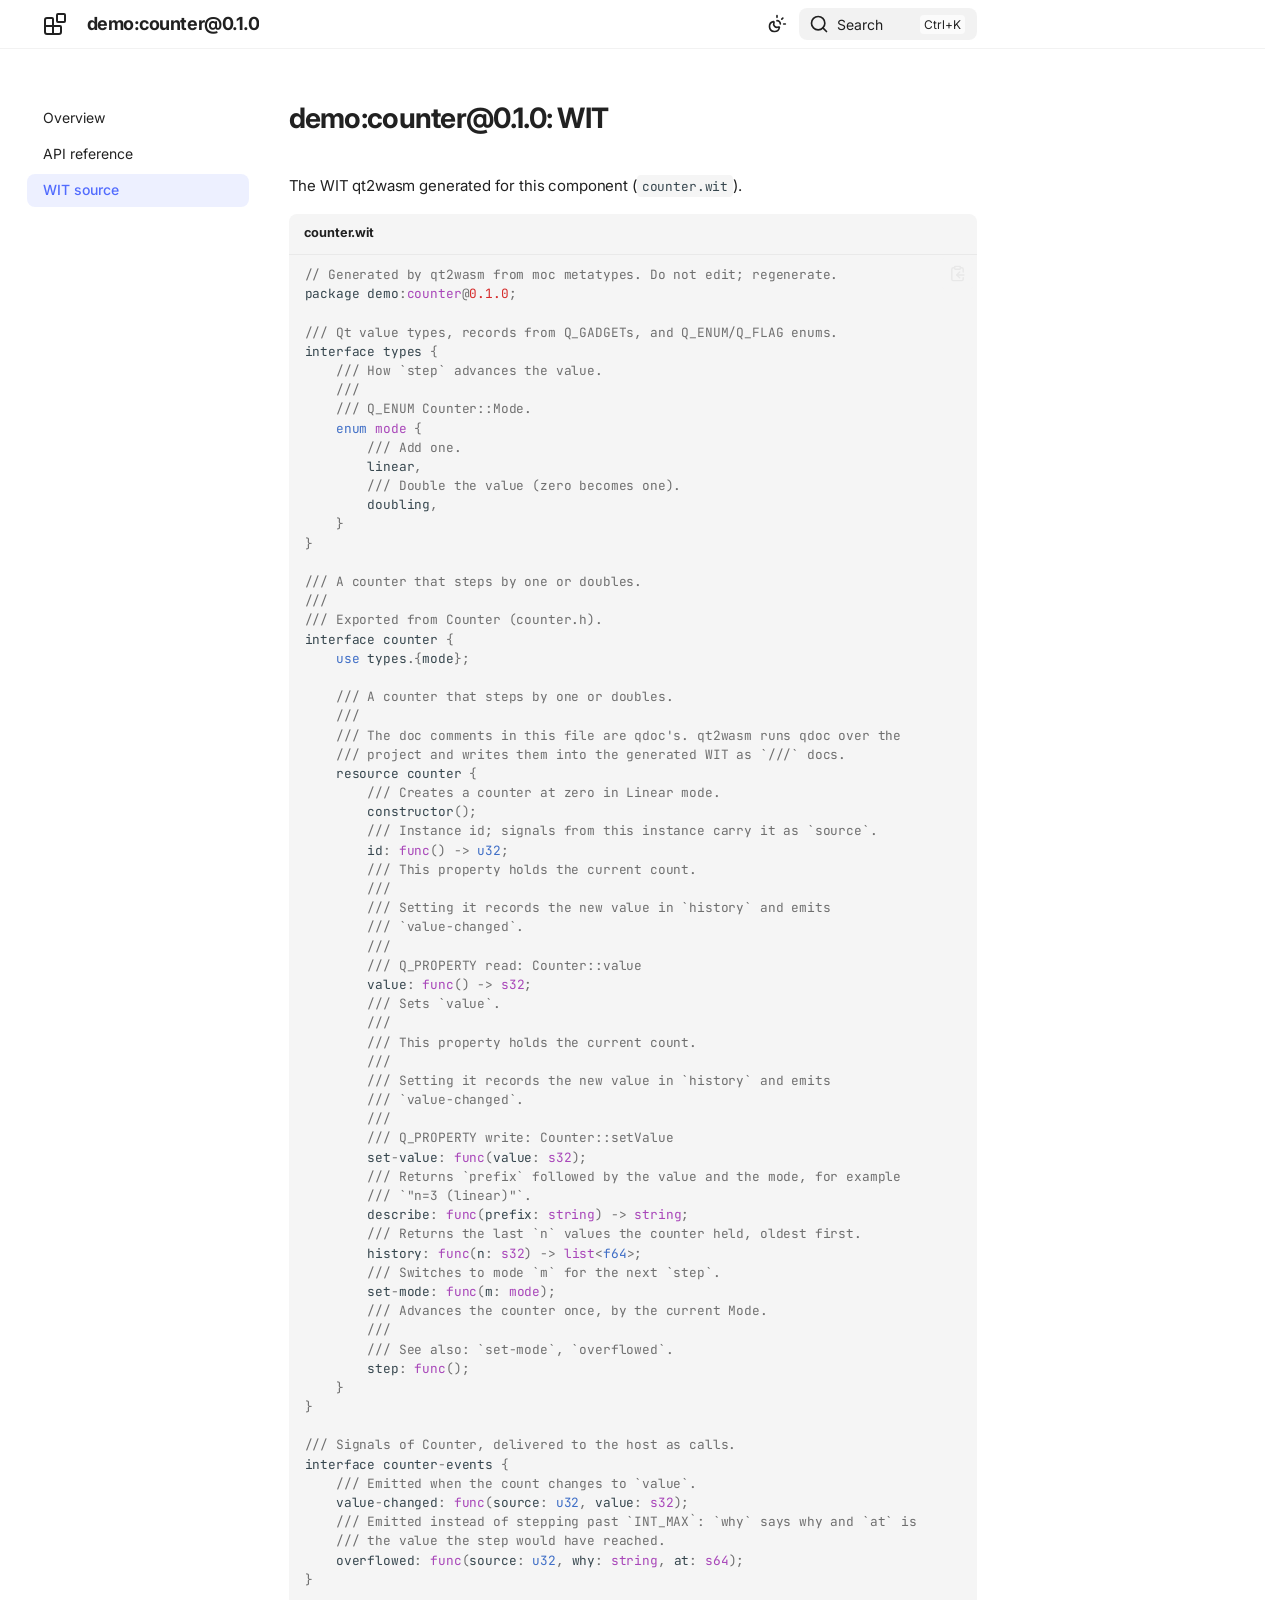
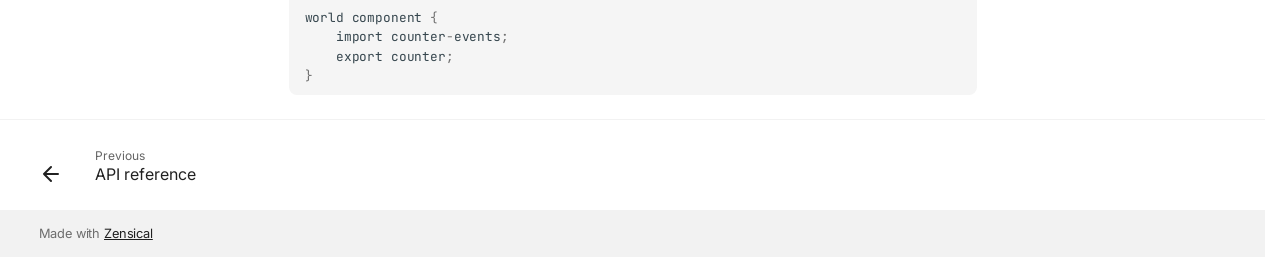
<file: qt2wasm/examples/counter/counter-docs/site/counter-wit.html>
<!doctype html>
<html lang="en" class="no-js">
  <head>
    
      <meta charset="utf-8">
      <meta name="viewport" content="width=device-width,initial-scale=1">
      
        <meta name="description" content="API reference for demo:counter@0.1.0, generated by qt2wasm">
      
      
      
      
      
        <link rel="prev" href="./counter.html">
      
      
      
        
      
      
      <link rel="icon" href="./assets/images/favicon.png">
      <meta name="generator" content="zensical-0.1.0">
    
    
      
        <title>WIT source - demo:counter@0.1.0</title>
      
    
    
      
        
      
      <link rel="stylesheet" href="./assets/stylesheets/modern/main.4ab2de0c.min.css">
      
        
          
        
        <link rel="stylesheet" href="./assets/stylesheets/modern/palette.b60ce83d.min.css">
      
      


    
    
      
    
    
      
        
        
        <link rel="preconnect" href="https://fonts.gstatic.com" crossorigin>
        <link rel="stylesheet" href="https://fonts.googleapis.com/css?family=Inter:300,300i,400,400i,500,500i,700,700i%7CJetBrains+Mono:400,400i,700,700i&amp;display=fallback">
        <style>:root{--md-text-font:"Inter";--md-code-font:"JetBrains Mono"}</style>
      
    
    
      <link rel="stylesheet" href="./stylesheets/qt2wasm.css">
    
    <script>__md_scope=new URL(".",location),__md_scope.pathname.endsWith("/")||(__md_scope=new URL(__md_scope.pathname+"/",location)),__md_hash=e=>[...e].reduce(((e,t)=>(e<<5)-e+t.charCodeAt(0)),0),__md_get=(e,t=localStorage,_=__md_scope)=>JSON.parse(t.getItem(_.pathname+"."+e)),__md_set=(e,t,_=localStorage,a=__md_scope)=>{try{_.setItem(a.pathname+"."+e,JSON.stringify(t))}catch(e){}},document.documentElement.setAttribute("data-platform",navigator.platform)</script>
    
      

    
    
  </head>
  
  
    
    
      
    
    
    
    
    <body dir="ltr" data-md-color-scheme="default" data-md-color-primary="indigo" data-md-color-accent="indigo">
  
    
    <input class="md-toggle" data-md-toggle="drawer" type="checkbox" id="__drawer" autocomplete="off">
    <input class="md-toggle" data-md-toggle="search" type="checkbox" id="__search" autocomplete="off">
    <label class="md-overlay" for="__drawer" aria-hidden="true"></label>
    <div data-md-component="skip">
      <a href="#__skip" class="md-skip">
        Skip to content
      </a>
    </div>
    <div data-md-component="announce">
      
    </div>
    
    
      

  

<header class="md-header md-header--shadow" data-md-component="header">
  <nav class="md-header__inner md-grid" aria-label="Header">
    <a href="./index.html" title="demo:counter@0.1.0" class="md-header__button md-logo" aria-label="demo:counter@0.1.0" data-md-component="logo">
      
  
  <svg xmlns="http://www.w3.org/2000/svg" fill="none" stroke="currentColor" stroke-linecap="round" stroke-linejoin="round" stroke-width="2" class="lucide lucide-blocks" viewBox="0 0 24 24"><path d="M10 22V7a1 1 0 0 0-1-1H4a2 2 0 0 0-2 2v12a2 2 0 0 0 2 2h12a2 2 0 0 0 2-2v-5a1 1 0 0 0-1-1H2"/><rect width="8" height="8" x="14" y="2" rx="1"/></svg>

    </a>
    <label class="md-header__button md-icon" for="__drawer">
      
      <svg xmlns="http://www.w3.org/2000/svg" fill="none" stroke="currentColor" stroke-linecap="round" stroke-linejoin="round" stroke-width="2" class="lucide lucide-menu" viewBox="0 0 24 24"><path d="M4 5h16M4 12h16M4 19h16"/></svg>
      <span class="md-visually-hidden">Navigation</span>
    </label>
    <div class="md-header__title" data-md-component="header-title">
      <div class="md-header__ellipsis">
        <div class="md-header__topic">
          <span class="md-ellipsis">
            demo:counter@0.1.0
          </span>
        </div>
        <div class="md-header__topic" data-md-component="header-topic">
          <span class="md-ellipsis">
            
              WIT source
            
          </span>
        </div>
      </div>
    </div>
    
      
        <form class="md-header__option" data-md-component="palette">
  
    
    
    
    <input class="md-option" data-md-color-media="(prefers-color-scheme)" data-md-color-scheme="default" data-md-color-primary="indigo" data-md-color-accent="indigo"  aria-label="Switch to light mode"  type="radio" name="__palette" id="__palette_0">
    
      <label class="md-header__button md-icon" title="Switch to light mode" for="__palette_1" hidden>
        <svg xmlns="http://www.w3.org/2000/svg" fill="none" stroke="currentColor" stroke-linecap="round" stroke-linejoin="round" stroke-width="2" class="lucide lucide-sun-moon" viewBox="0 0 24 24"><path d="M12 2v2M14.837 16.385a6 6 0 1 1-7.223-7.222c.624-.147.97.66.715 1.248a4 4 0 0 0 5.26 5.259c.589-.255 1.396.09 1.248.715M16 12a4 4 0 0 0-4-4M19 5l-1.256 1.256M20 12h2"/></svg>
      </label>
    
  
    
    
    
    <input class="md-option" data-md-color-media="(prefers-color-scheme: light)" data-md-color-scheme="default" data-md-color-primary="indigo" data-md-color-accent="indigo"  aria-label="Switch to dark mode"  type="radio" name="__palette" id="__palette_1">
    
      <label class="md-header__button md-icon" title="Switch to dark mode" for="__palette_2" hidden>
        <svg xmlns="http://www.w3.org/2000/svg" fill="none" stroke="currentColor" stroke-linecap="round" stroke-linejoin="round" stroke-width="2" class="lucide lucide-sun" viewBox="0 0 24 24"><circle cx="12" cy="12" r="4"/><path d="M12 2v2M12 20v2M4.93 4.93l1.41 1.41M17.66 17.66l1.41 1.41M2 12h2M20 12h2M6.34 17.66l-1.41 1.41M19.07 4.93l-1.41 1.41"/></svg>
      </label>
    
  
    
    
    
    <input class="md-option" data-md-color-media="(prefers-color-scheme: dark)" data-md-color-scheme="slate" data-md-color-primary="indigo" data-md-color-accent="indigo"  aria-label="Switch to system preference"  type="radio" name="__palette" id="__palette_2">
    
      <label class="md-header__button md-icon" title="Switch to system preference" for="__palette_0" hidden>
        <svg xmlns="http://www.w3.org/2000/svg" fill="none" stroke="currentColor" stroke-linecap="round" stroke-linejoin="round" stroke-width="2" class="lucide lucide-moon" viewBox="0 0 24 24"><path d="M20.985 12.486a9 9 0 1 1-9.473-9.472c.405-.022.617.46.402.803a6 6 0 0 0 8.268 8.268c.344-.215.825-.004.803.401"/></svg>
      </label>
    
  
</form>
      
    
    
      <script>var palette=__md_get("__palette");if(palette&&palette.color){if("(prefers-color-scheme)"===palette.color.media){var media=matchMedia("(prefers-color-scheme: light)"),input=document.querySelector(media.matches?"[data-md-color-media='(prefers-color-scheme: light)']":"[data-md-color-media='(prefers-color-scheme: dark)']");palette.color.media=input.getAttribute("data-md-color-media"),palette.color.scheme=input.getAttribute("data-md-color-scheme"),palette.color.primary=input.getAttribute("data-md-color-primary"),palette.color.accent=input.getAttribute("data-md-color-accent")}for(var[key,value]of Object.entries(palette.color))document.body.setAttribute("data-md-color-"+key,value)}</script>
    
    
    
      
      
        <label class="md-header__button md-icon" for="__search">
          
          <svg xmlns="http://www.w3.org/2000/svg" fill="none" stroke="currentColor" stroke-linecap="round" stroke-linejoin="round" stroke-width="2" class="lucide lucide-search" viewBox="0 0 24 24"><path d="m21 21-4.34-4.34"/><circle cx="11" cy="11" r="8"/></svg>
          <span class="md-visually-hidden">Search</span>
        </label>
        <div class="md-search" data-md-component="search" role="dialog" aria-label="Search">
  <button type="button" class="md-search__button">
    Search
  </button>
</div>
      
    
    <div class="md-header__source">
      
    </div>
  </nav>
  
</header>
    
    <div class="md-container" data-md-component="container">
      
      
        
          
        
      
      <main class="md-main" data-md-component="main">
        <div class="md-main__inner md-grid">
          
            
              
              <div class="md-sidebar md-sidebar--primary" data-md-component="sidebar" data-md-type="navigation" >
                <div class="md-sidebar__scrollwrap">
                  <div class="md-sidebar__inner">
                    



<nav class="md-nav md-nav--primary" aria-label="Navigation" data-md-level="0">
  <label class="md-nav__title" for="__drawer">
    <a href="./index.html" title="demo:counter@0.1.0" class="md-nav__button md-logo" aria-label="demo:counter@0.1.0" data-md-component="logo">
      
  
  <svg xmlns="http://www.w3.org/2000/svg" fill="none" stroke="currentColor" stroke-linecap="round" stroke-linejoin="round" stroke-width="2" class="lucide lucide-blocks" viewBox="0 0 24 24"><path d="M10 22V7a1 1 0 0 0-1-1H4a2 2 0 0 0-2 2v12a2 2 0 0 0 2 2h12a2 2 0 0 0 2-2v-5a1 1 0 0 0-1-1H2"/><rect width="8" height="8" x="14" y="2" rx="1"/></svg>

    </a>
    demo:counter@0.1.0
  </label>
  
  <ul class="md-nav__list" data-md-scrollfix>
    
      
      
  
  
  
  
    <li class="md-nav__item">
      <a href="./index.html" class="md-nav__link">
        
  
  
  <span class="md-ellipsis">
    
  
  Overview

    
  </span>
  
  

      </a>
    </li>
  

    
      
      
  
  
  
  
    <li class="md-nav__item">
      <a href="./counter.html" class="md-nav__link">
        
  
  
  <span class="md-ellipsis">
    
  
  API reference

    
  </span>
  
  

      </a>
    </li>
  

    
      
      
  
  
    
  
  
  
    <li class="md-nav__item md-nav__item--active">
      
      
      
      
        
      
      
      <a href="counter-wit.html" class="md-nav__link md-nav__link--active">
        
  
  
  <span class="md-ellipsis">
    
  
  WIT source

    
  </span>
  
  

      </a>
      
    </li>
  

    
  </ul>
</nav>
                  </div>
                </div>
              </div>
            
            
              
              <div class="md-sidebar md-sidebar--secondary" data-md-component="sidebar" data-md-type="toc" >
                <div class="md-sidebar__scrollwrap">
                  
                    
                    
                    
                      
                    
                    
                  
                  <div class="md-sidebar__inner">
                    


<nav class="md-nav md-nav--secondary" aria-label="On this page">
  
  
  
    
  
  
</nav>
                  </div>
                </div>
              </div>
            
          
          
            <div class="md-content" data-md-component="content">
              
              <article class="md-content__inner md-typeset">
                <a id="__skip" tabindex="-1"></a>
                
                  


<h1 id="democounter010-wit">demo:counter@0.1.0: WIT<a class="headerlink" href="#democounter010-wit" title="Permanent link">&para;</a></h1>
<p>The WIT qt2wasm generated for this component (<code>counter.wit</code>).</p>
<div class="highlight"><span class="filename">counter.wit</span><pre><span></span><code><span class="c1">// Generated by qt2wasm from moc metatypes. Do not edit; regenerate.</span>
<span class="n">package</span><span class="w"> </span><span class="n">demo</span><span class="p">:</span><span class="nc">counter</span><span class="o">@</span><span class="mf">0.1.0</span><span class="p">;</span>

<span class="sd">/// Qt value types, records from Q_GADGETs, and Q_ENUM/Q_FLAG enums.</span>
<span class="n">interface</span><span class="w"> </span><span class="n">types</span><span class="w"> </span><span class="p">{</span>
<span class="w">    </span><span class="sd">/// How `step` advances the value.</span>
<span class="w">    </span><span class="sd">///</span>
<span class="w">    </span><span class="sd">/// Q_ENUM Counter::Mode.</span>
<span class="w">    </span><span class="k">enum</span><span class="w"> </span><span class="nc">mode</span><span class="w"> </span><span class="p">{</span>
<span class="w">        </span><span class="sd">/// Add one.</span>
<span class="w">        </span><span class="n">linear</span><span class="p">,</span>
<span class="w">        </span><span class="sd">/// Double the value (zero becomes one).</span>
<span class="w">        </span><span class="n">doubling</span><span class="p">,</span>
<span class="w">    </span><span class="p">}</span>
<span class="p">}</span>

<span class="sd">/// A counter that steps by one or doubles.</span>
<span class="sd">///</span>
<span class="sd">/// Exported from Counter (counter.h).</span>
<span class="n">interface</span><span class="w"> </span><span class="n">counter</span><span class="w"> </span><span class="p">{</span>
<span class="w">    </span><span class="k">use</span><span class="w"> </span><span class="n">types</span><span class="p">.{</span><span class="n">mode</span><span class="p">};</span>

<span class="w">    </span><span class="sd">/// A counter that steps by one or doubles.</span>
<span class="w">    </span><span class="sd">///</span>
<span class="w">    </span><span class="sd">/// The doc comments in this file are qdoc's. qt2wasm runs qdoc over the</span>
<span class="w">    </span><span class="sd">/// project and writes them into the generated WIT as `///` docs.</span>
<span class="w">    </span><span class="n">resource</span><span class="w"> </span><span class="n">counter</span><span class="w"> </span><span class="p">{</span>
<span class="w">        </span><span class="sd">/// Creates a counter at zero in Linear mode.</span>
<span class="w">        </span><span class="n">constructor</span><span class="p">();</span>
<span class="w">        </span><span class="sd">/// Instance id; signals from this instance carry it as `source`.</span>
<span class="w">        </span><span class="n">id</span><span class="p">:</span><span class="w"> </span><span class="nc">func</span><span class="p">()</span><span class="w"> </span><span class="p">-&gt;</span><span class="w"> </span><span class="kt">u32</span><span class="p">;</span>
<span class="w">        </span><span class="sd">/// This property holds the current count.</span>
<span class="w">        </span><span class="sd">///</span>
<span class="w">        </span><span class="sd">/// Setting it records the new value in `history` and emits</span>
<span class="w">        </span><span class="sd">/// `value-changed`.</span>
<span class="w">        </span><span class="sd">///</span>
<span class="w">        </span><span class="sd">/// Q_PROPERTY read: Counter::value</span>
<span class="w">        </span><span class="n">value</span><span class="p">:</span><span class="w"> </span><span class="nc">func</span><span class="p">()</span><span class="w"> </span><span class="p">-&gt;</span><span class="w"> </span><span class="nc">s32</span><span class="p">;</span>
<span class="w">        </span><span class="sd">/// Sets `value`.</span>
<span class="w">        </span><span class="sd">///</span>
<span class="w">        </span><span class="sd">/// This property holds the current count.</span>
<span class="w">        </span><span class="sd">///</span>
<span class="w">        </span><span class="sd">/// Setting it records the new value in `history` and emits</span>
<span class="w">        </span><span class="sd">/// `value-changed`.</span>
<span class="w">        </span><span class="sd">///</span>
<span class="w">        </span><span class="sd">/// Q_PROPERTY write: Counter::setValue</span>
<span class="w">        </span><span class="n">set</span><span class="o">-</span><span class="n">value</span><span class="p">:</span><span class="w"> </span><span class="nc">func</span><span class="p">(</span><span class="n">value</span><span class="p">:</span><span class="w"> </span><span class="nc">s32</span><span class="p">);</span>
<span class="w">        </span><span class="sd">/// Returns `prefix` followed by the value and the mode, for example</span>
<span class="w">        </span><span class="sd">/// `"n=3 (linear)"`.</span>
<span class="w">        </span><span class="n">describe</span><span class="p">:</span><span class="w"> </span><span class="nc">func</span><span class="p">(</span><span class="n">prefix</span><span class="p">:</span><span class="w"> </span><span class="nc">string</span><span class="p">)</span><span class="w"> </span><span class="p">-&gt;</span><span class="w"> </span><span class="nc">string</span><span class="p">;</span>
<span class="w">        </span><span class="sd">/// Returns the last `n` values the counter held, oldest first.</span>
<span class="w">        </span><span class="n">history</span><span class="p">:</span><span class="w"> </span><span class="nc">func</span><span class="p">(</span><span class="n">n</span><span class="p">:</span><span class="w"> </span><span class="nc">s32</span><span class="p">)</span><span class="w"> </span><span class="p">-&gt;</span><span class="w"> </span><span class="nc">list</span><span class="o">&lt;</span><span class="kt">f64</span><span class="o">&gt;</span><span class="p">;</span>
<span class="w">        </span><span class="sd">/// Switches to mode `m` for the next `step`.</span>
<span class="w">        </span><span class="n">set</span><span class="o">-</span><span class="n">mode</span><span class="p">:</span><span class="w"> </span><span class="nc">func</span><span class="p">(</span><span class="n">m</span><span class="p">:</span><span class="w"> </span><span class="nc">mode</span><span class="p">);</span>
<span class="w">        </span><span class="sd">/// Advances the counter once, by the current Mode.</span>
<span class="w">        </span><span class="sd">///</span>
<span class="w">        </span><span class="sd">/// See also: `set-mode`, `overflowed`.</span>
<span class="w">        </span><span class="n">step</span><span class="p">:</span><span class="w"> </span><span class="nc">func</span><span class="p">();</span>
<span class="w">    </span><span class="p">}</span>
<span class="p">}</span>

<span class="sd">/// Signals of Counter, delivered to the host as calls.</span>
<span class="n">interface</span><span class="w"> </span><span class="n">counter</span><span class="o">-</span><span class="n">events</span><span class="w"> </span><span class="p">{</span>
<span class="w">    </span><span class="sd">/// Emitted when the count changes to `value`.</span>
<span class="w">    </span><span class="n">value</span><span class="o">-</span><span class="n">changed</span><span class="p">:</span><span class="w"> </span><span class="nc">func</span><span class="p">(</span><span class="n">source</span><span class="p">:</span><span class="w"> </span><span class="kt">u32</span><span class="p">,</span><span class="w"> </span><span class="n">value</span><span class="p">:</span><span class="w"> </span><span class="nc">s32</span><span class="p">);</span>
<span class="w">    </span><span class="sd">/// Emitted instead of stepping past `INT_MAX`: `why` says why and `at` is</span>
<span class="w">    </span><span class="sd">/// the value the step would have reached.</span>
<span class="w">    </span><span class="n">overflowed</span><span class="p">:</span><span class="w"> </span><span class="nc">func</span><span class="p">(</span><span class="n">source</span><span class="p">:</span><span class="w"> </span><span class="kt">u32</span><span class="p">,</span><span class="w"> </span><span class="n">why</span><span class="p">:</span><span class="w"> </span><span class="nc">string</span><span class="p">,</span><span class="w"> </span><span class="n">at</span><span class="p">:</span><span class="w"> </span><span class="nc">s64</span><span class="p">);</span>
<span class="p">}</span>

<span class="n">world</span><span class="w"> </span><span class="n">component</span><span class="w"> </span><span class="p">{</span>
<span class="w">    </span><span class="n">import</span><span class="w"> </span><span class="n">counter</span><span class="o">-</span><span class="n">events</span><span class="p">;</span>
<span class="w">    </span><span class="n">export</span><span class="w"> </span><span class="n">counter</span><span class="p">;</span>
<span class="p">}</span>
</code></pre></div>














                
              </article>
            </div>
          
          
<script>var target=document.getElementById(location.hash.slice(1));target&&target.name&&(target.checked=target.name.startsWith("__tabbed_"))</script>
        </div>
        
          <button type="button" class="md-top md-icon" data-md-component="top" hidden>
  
  <svg xmlns="http://www.w3.org/2000/svg" fill="none" stroke="currentColor" stroke-linecap="round" stroke-linejoin="round" stroke-width="2" class="lucide lucide-circle-arrow-up" viewBox="0 0 24 24"><circle cx="12" cy="12" r="10"/><path d="m16 12-4-4-4 4M12 16V8"/></svg>
  Back to top
</button>
        
      </main>
      
        <footer class="md-footer">
  
    
      
      <nav class="md-footer__inner md-grid" aria-label="Footer" >
        
          
          <a href="./counter.html" class="md-footer__link md-footer__link--prev" aria-label="Previous: API reference">
            <div class="md-footer__button md-icon">
              
              <svg xmlns="http://www.w3.org/2000/svg" fill="none" stroke="currentColor" stroke-linecap="round" stroke-linejoin="round" stroke-width="2" class="lucide lucide-arrow-left" viewBox="0 0 24 24"><path d="m12 19-7-7 7-7M19 12H5"/></svg>
            </div>
            <div class="md-footer__title">
              <span class="md-footer__direction">
                Previous
              </span>
              <div class="md-ellipsis">
                API reference
              </div>
            </div>
          </a>
        
        
      </nav>
    
  
  <div class="md-footer-meta md-typeset">
    <div class="md-footer-meta__inner md-grid">
      <div class="md-copyright">
  
  
    Made with
    <a href="https://zensical.org/" target="_blank" rel="noopener">
      Zensical
    </a>
  
</div>
      
    </div>
  </div>
</footer>
      
    </div>
    <div class="md-dialog" data-md-component="dialog" role="status" aria-atomic="true">
      <div class="md-dialog__inner md-typeset"></div>
    </div>
    
    
    
      
      
      
      
        
        
      <script id="__config" type="application/json">{"annotate":null,"base":".","features":["navigation.sections","navigation.top","navigation.footer","navigation.tracking","toc.follow","search.highlight","search.suggest","content.code.copy"],"redirect":null,"search":"./assets/javascripts/workers/search.719e0d91.min.js","tags":null,"translations":{"clipboard.copied":"Copied to clipboard","clipboard.copy":"Copy to clipboard","clipboard.error":"Could not copy to clipboard","search.result.more.one":"1 more on this page","search.result.more.other":"# more on this page","search.result.none":"No matching documents","search.result.one":"1 matching document","search.result.other":"# matching documents","search.result.placeholder":"Type to start searching","search.result.term.missing":"Missing","select.version":"Select version"},"version":null}</script>
    
    
      <script src="./assets/javascripts/bundle.d31f0ffa.min.js"></script>
      
    
  </body>
</html>
</file>
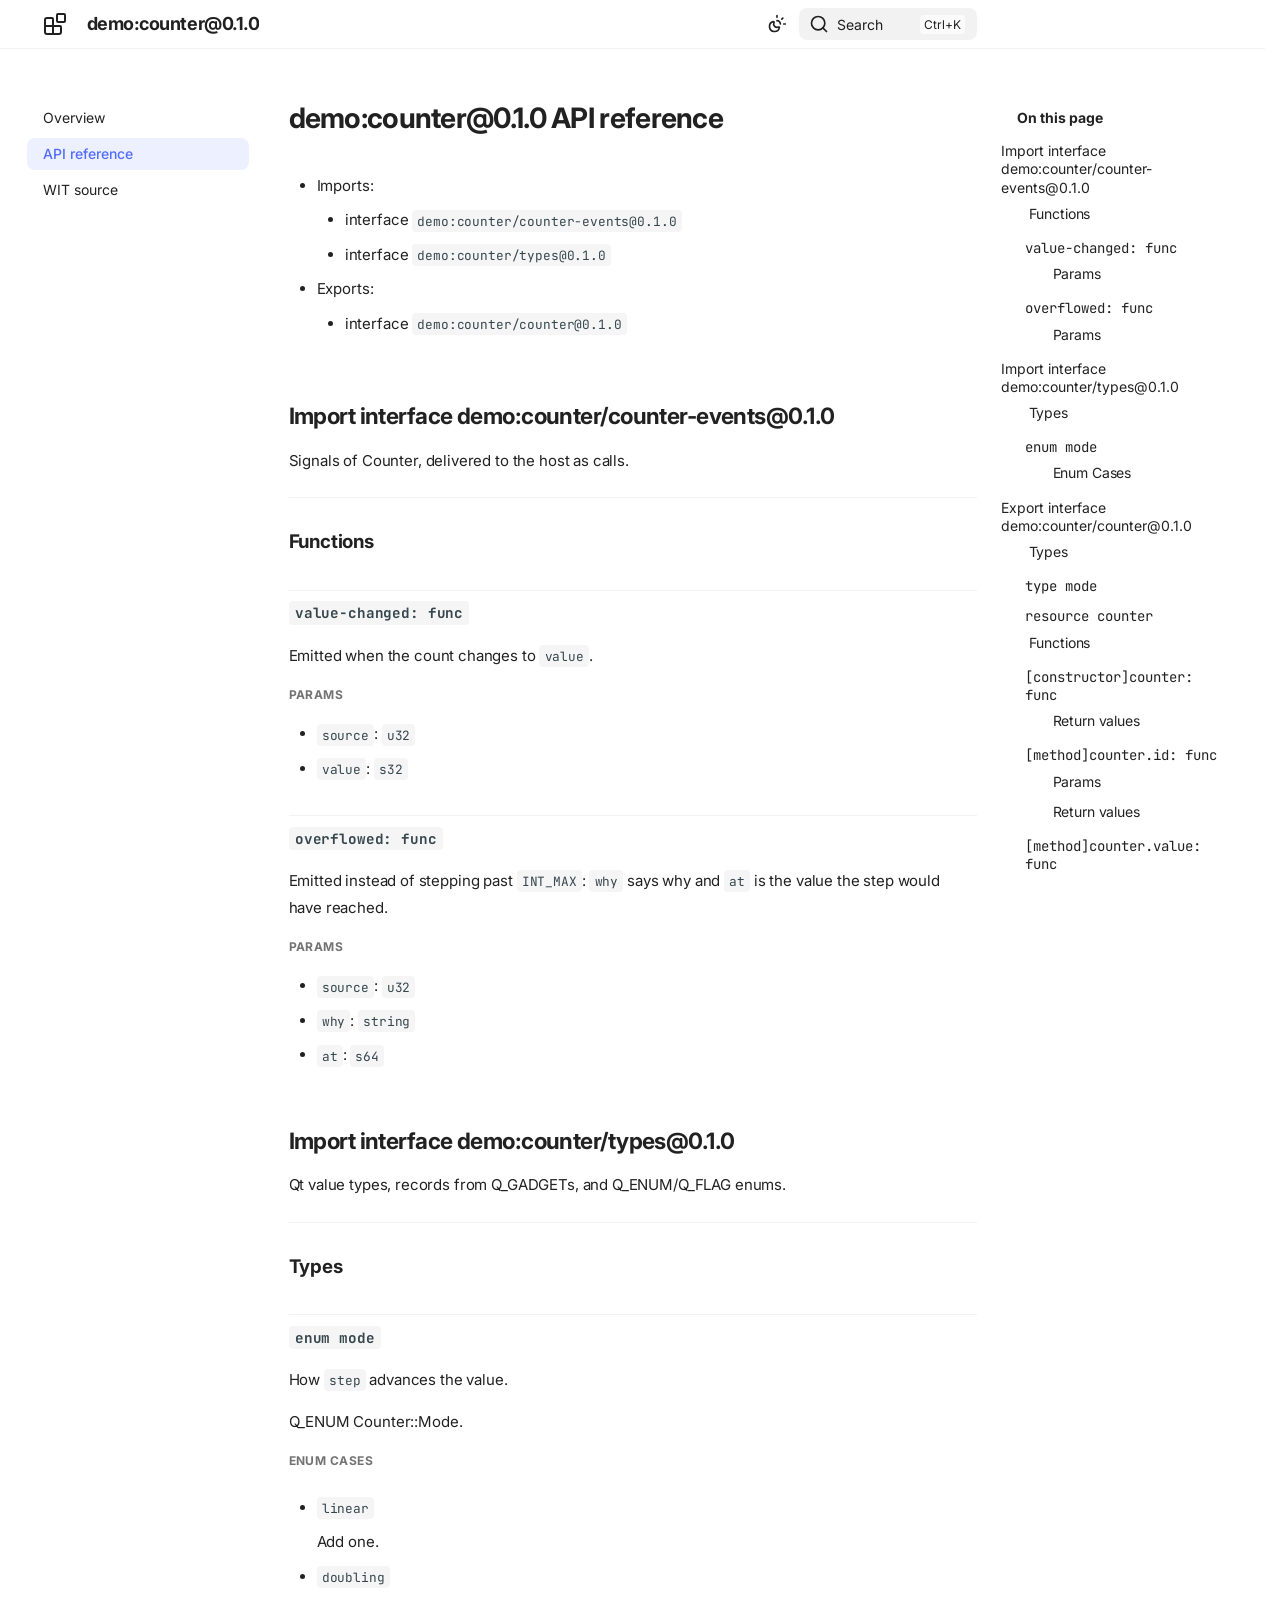
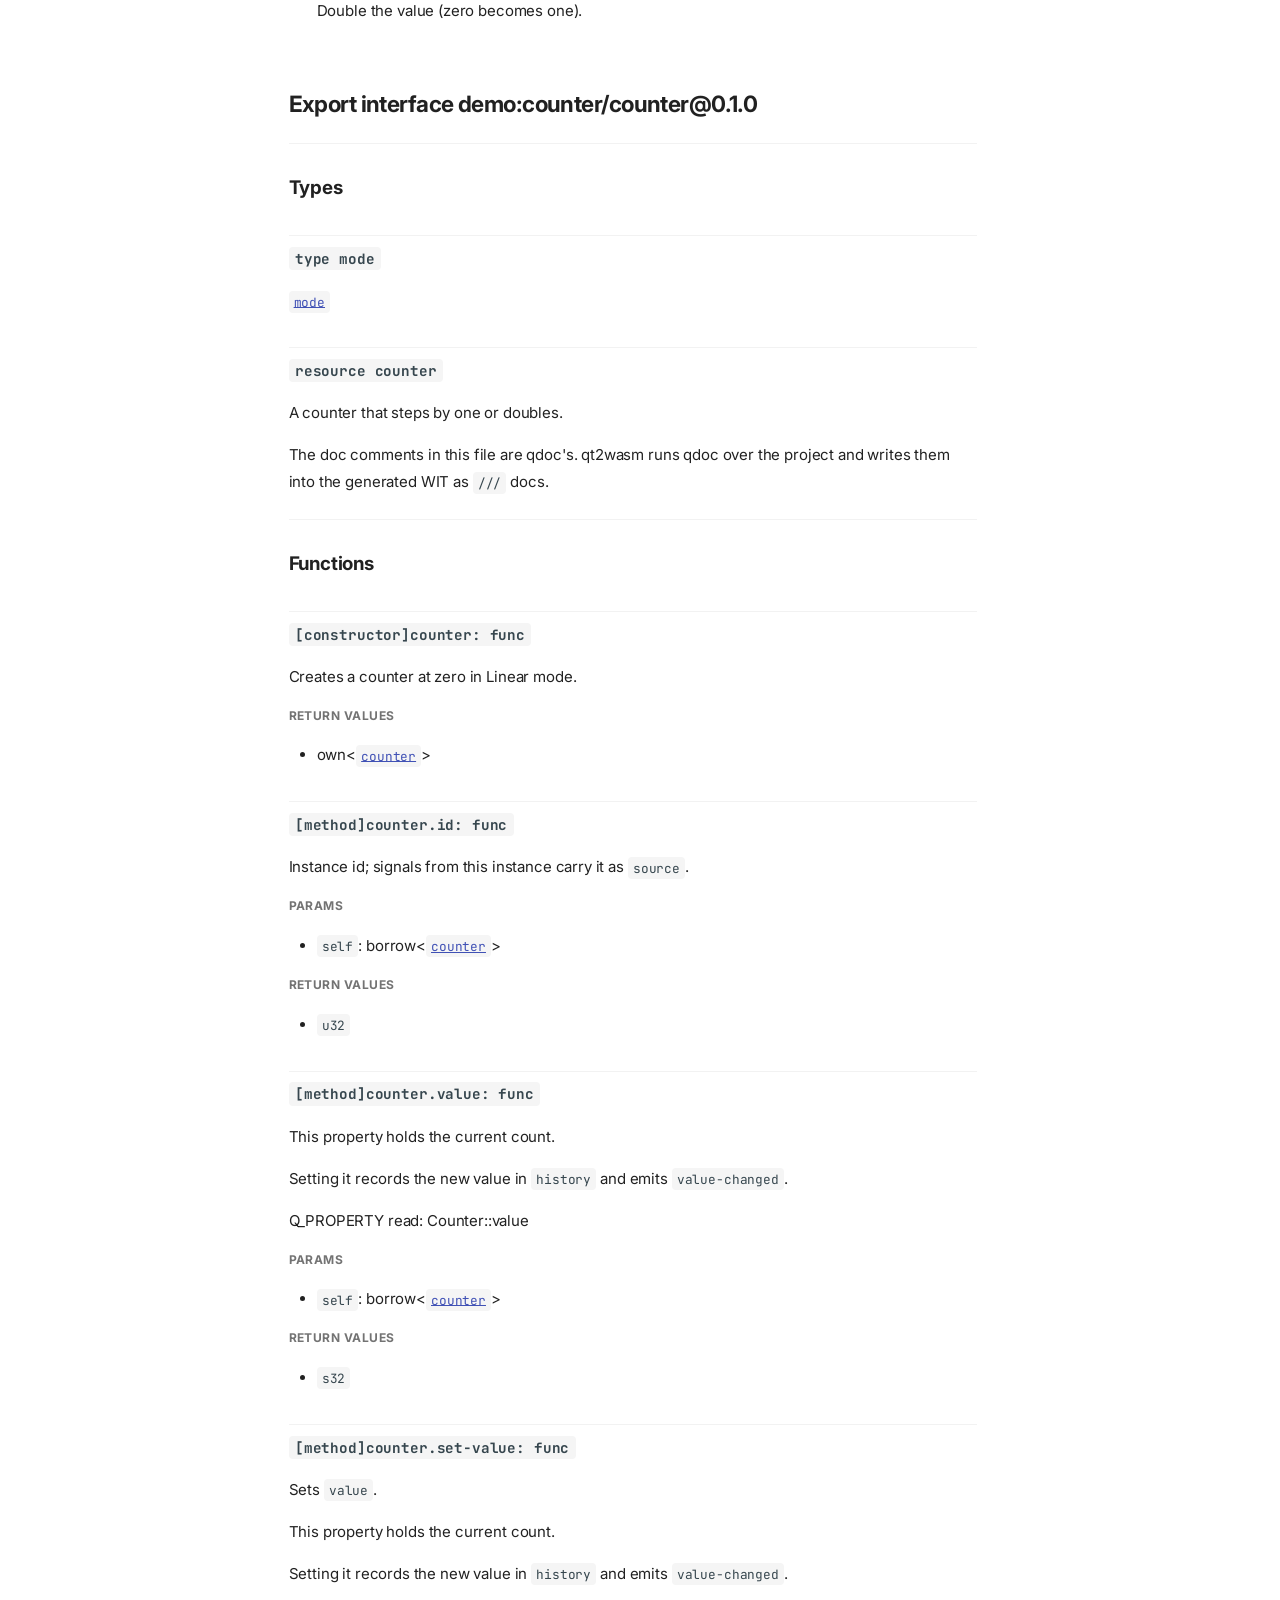
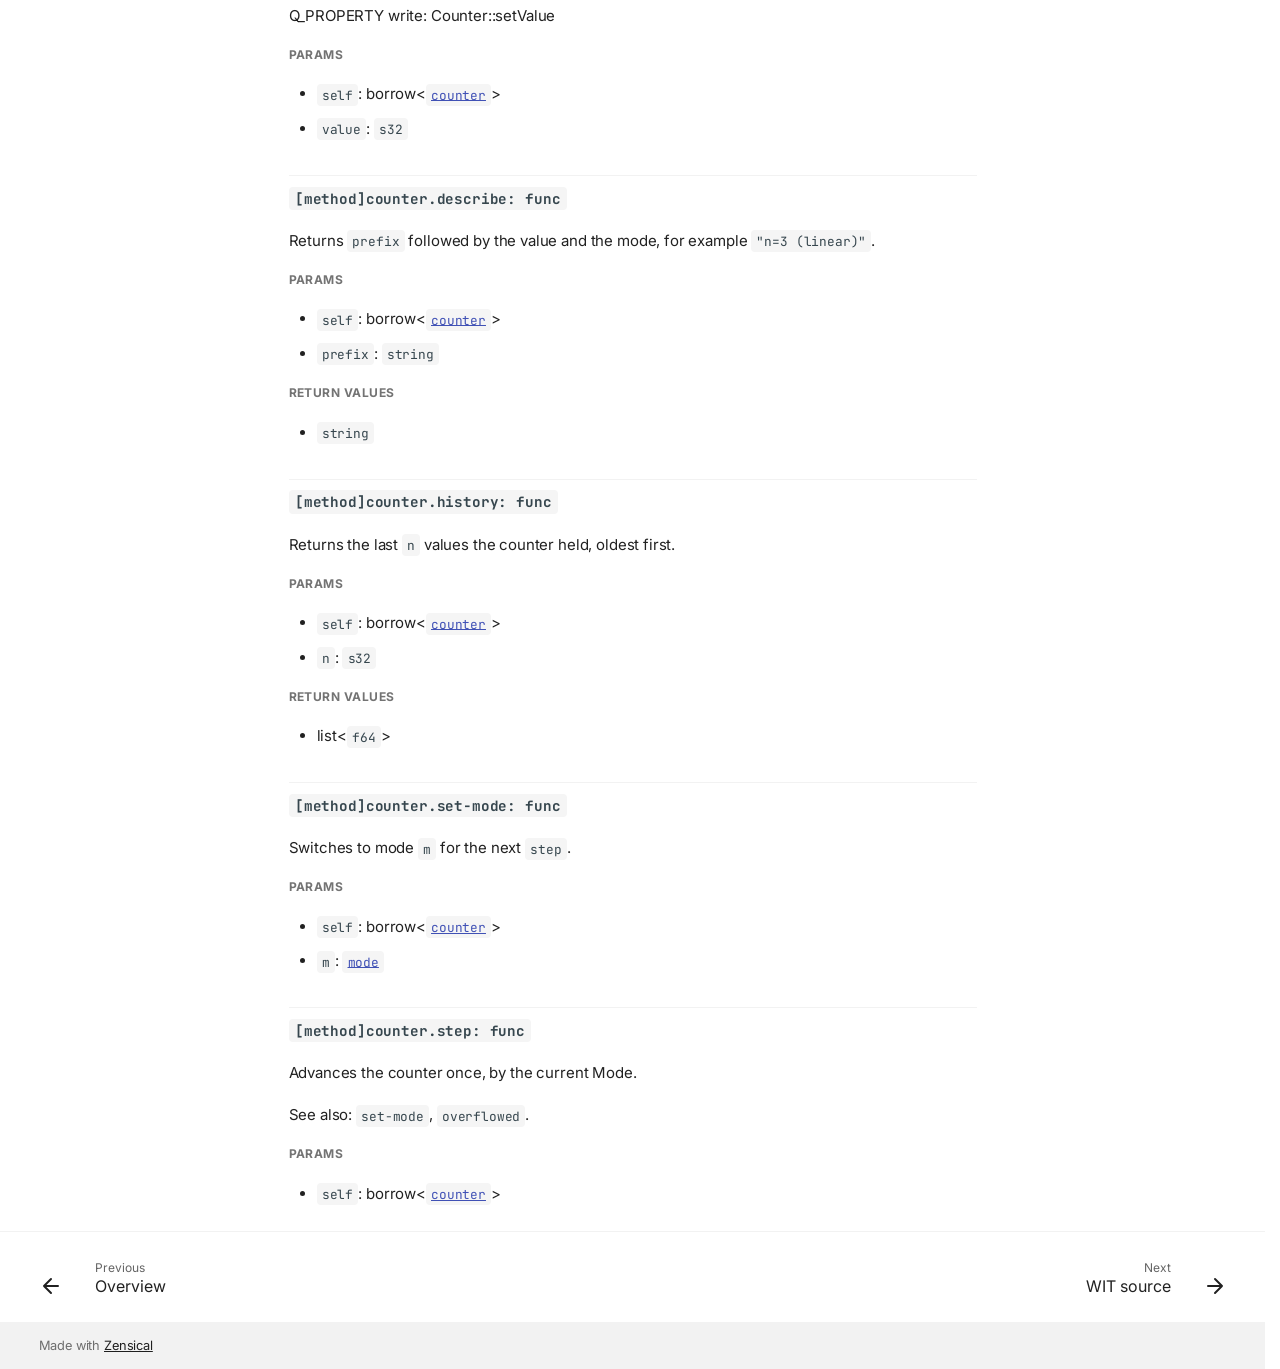
<file: qt2wasm/examples/counter/counter-docs/site/counter.html>
<!doctype html>
<html lang="en" class="no-js">
  <head>
    
      <meta charset="utf-8">
      <meta name="viewport" content="width=device-width,initial-scale=1">
      
        <meta name="description" content="API reference for demo:counter@0.1.0, generated by qt2wasm">
      
      
      
      
      
        <link rel="prev" href="./index.html">
      
      
        <link rel="next" href="./counter-wit.html">
      
      
        
      
      
      <link rel="icon" href="./assets/images/favicon.png">
      <meta name="generator" content="zensical-0.1.0">
    
    
      
        <title>API reference - demo:counter@0.1.0</title>
      
    
    
      
        
      
      <link rel="stylesheet" href="./assets/stylesheets/modern/main.4ab2de0c.min.css">
      
        
          
        
        <link rel="stylesheet" href="./assets/stylesheets/modern/palette.b60ce83d.min.css">
      
      


    
    
      
    
    
      
        
        
        <link rel="preconnect" href="https://fonts.gstatic.com" crossorigin>
        <link rel="stylesheet" href="https://fonts.googleapis.com/css?family=Inter:300,300i,400,400i,500,500i,700,700i%7CJetBrains+Mono:400,400i,700,700i&amp;display=fallback">
        <style>:root{--md-text-font:"Inter";--md-code-font:"JetBrains Mono"}</style>
      
    
    
      <link rel="stylesheet" href="./stylesheets/qt2wasm.css">
    
    <script>__md_scope=new URL(".",location),__md_scope.pathname.endsWith("/")||(__md_scope=new URL(__md_scope.pathname+"/",location)),__md_hash=e=>[...e].reduce(((e,t)=>(e<<5)-e+t.charCodeAt(0)),0),__md_get=(e,t=localStorage,_=__md_scope)=>JSON.parse(t.getItem(_.pathname+"."+e)),__md_set=(e,t,_=localStorage,a=__md_scope)=>{try{_.setItem(a.pathname+"."+e,JSON.stringify(t))}catch(e){}},document.documentElement.setAttribute("data-platform",navigator.platform)</script>
    
      

    
    
  </head>
  
  
    
    
      
    
    
    
    
    <body dir="ltr" data-md-color-scheme="default" data-md-color-primary="indigo" data-md-color-accent="indigo">
  
    
    <input class="md-toggle" data-md-toggle="drawer" type="checkbox" id="__drawer" autocomplete="off">
    <input class="md-toggle" data-md-toggle="search" type="checkbox" id="__search" autocomplete="off">
    <label class="md-overlay" for="__drawer" aria-hidden="true"></label>
    <div data-md-component="skip">
      <a href="#__skip" class="md-skip">
        Skip to content
      </a>
    </div>
    <div data-md-component="announce">
      
    </div>
    
    
      

  

<header class="md-header md-header--shadow" data-md-component="header">
  <nav class="md-header__inner md-grid" aria-label="Header">
    <a href="./index.html" title="demo:counter@0.1.0" class="md-header__button md-logo" aria-label="demo:counter@0.1.0" data-md-component="logo">
      
  
  <svg xmlns="http://www.w3.org/2000/svg" fill="none" stroke="currentColor" stroke-linecap="round" stroke-linejoin="round" stroke-width="2" class="lucide lucide-blocks" viewBox="0 0 24 24"><path d="M10 22V7a1 1 0 0 0-1-1H4a2 2 0 0 0-2 2v12a2 2 0 0 0 2 2h12a2 2 0 0 0 2-2v-5a1 1 0 0 0-1-1H2"/><rect width="8" height="8" x="14" y="2" rx="1"/></svg>

    </a>
    <label class="md-header__button md-icon" for="__drawer">
      
      <svg xmlns="http://www.w3.org/2000/svg" fill="none" stroke="currentColor" stroke-linecap="round" stroke-linejoin="round" stroke-width="2" class="lucide lucide-menu" viewBox="0 0 24 24"><path d="M4 5h16M4 12h16M4 19h16"/></svg>
      <span class="md-visually-hidden">Navigation</span>
    </label>
    <div class="md-header__title" data-md-component="header-title">
      <div class="md-header__ellipsis">
        <div class="md-header__topic">
          <span class="md-ellipsis">
            demo:counter@0.1.0
          </span>
        </div>
        <div class="md-header__topic" data-md-component="header-topic">
          <span class="md-ellipsis">
            
              API reference
            
          </span>
        </div>
      </div>
    </div>
    
      
        <form class="md-header__option" data-md-component="palette">
  
    
    
    
    <input class="md-option" data-md-color-media="(prefers-color-scheme)" data-md-color-scheme="default" data-md-color-primary="indigo" data-md-color-accent="indigo"  aria-label="Switch to light mode"  type="radio" name="__palette" id="__palette_0">
    
      <label class="md-header__button md-icon" title="Switch to light mode" for="__palette_1" hidden>
        <svg xmlns="http://www.w3.org/2000/svg" fill="none" stroke="currentColor" stroke-linecap="round" stroke-linejoin="round" stroke-width="2" class="lucide lucide-sun-moon" viewBox="0 0 24 24"><path d="M12 2v2M14.837 16.385a6 6 0 1 1-7.223-7.222c.624-.147.97.66.715 1.248a4 4 0 0 0 5.26 5.259c.589-.255 1.396.09 1.248.715M16 12a4 4 0 0 0-4-4M19 5l-1.256 1.256M20 12h2"/></svg>
      </label>
    
  
    
    
    
    <input class="md-option" data-md-color-media="(prefers-color-scheme: light)" data-md-color-scheme="default" data-md-color-primary="indigo" data-md-color-accent="indigo"  aria-label="Switch to dark mode"  type="radio" name="__palette" id="__palette_1">
    
      <label class="md-header__button md-icon" title="Switch to dark mode" for="__palette_2" hidden>
        <svg xmlns="http://www.w3.org/2000/svg" fill="none" stroke="currentColor" stroke-linecap="round" stroke-linejoin="round" stroke-width="2" class="lucide lucide-sun" viewBox="0 0 24 24"><circle cx="12" cy="12" r="4"/><path d="M12 2v2M12 20v2M4.93 4.93l1.41 1.41M17.66 17.66l1.41 1.41M2 12h2M20 12h2M6.34 17.66l-1.41 1.41M19.07 4.93l-1.41 1.41"/></svg>
      </label>
    
  
    
    
    
    <input class="md-option" data-md-color-media="(prefers-color-scheme: dark)" data-md-color-scheme="slate" data-md-color-primary="indigo" data-md-color-accent="indigo"  aria-label="Switch to system preference"  type="radio" name="__palette" id="__palette_2">
    
      <label class="md-header__button md-icon" title="Switch to system preference" for="__palette_0" hidden>
        <svg xmlns="http://www.w3.org/2000/svg" fill="none" stroke="currentColor" stroke-linecap="round" stroke-linejoin="round" stroke-width="2" class="lucide lucide-moon" viewBox="0 0 24 24"><path d="M20.985 12.486a9 9 0 1 1-9.473-9.472c.405-.022.617.46.402.803a6 6 0 0 0 8.268 8.268c.344-.215.825-.004.803.401"/></svg>
      </label>
    
  
</form>
      
    
    
      <script>var palette=__md_get("__palette");if(palette&&palette.color){if("(prefers-color-scheme)"===palette.color.media){var media=matchMedia("(prefers-color-scheme: light)"),input=document.querySelector(media.matches?"[data-md-color-media='(prefers-color-scheme: light)']":"[data-md-color-media='(prefers-color-scheme: dark)']");palette.color.media=input.getAttribute("data-md-color-media"),palette.color.scheme=input.getAttribute("data-md-color-scheme"),palette.color.primary=input.getAttribute("data-md-color-primary"),palette.color.accent=input.getAttribute("data-md-color-accent")}for(var[key,value]of Object.entries(palette.color))document.body.setAttribute("data-md-color-"+key,value)}</script>
    
    
    
      
      
        <label class="md-header__button md-icon" for="__search">
          
          <svg xmlns="http://www.w3.org/2000/svg" fill="none" stroke="currentColor" stroke-linecap="round" stroke-linejoin="round" stroke-width="2" class="lucide lucide-search" viewBox="0 0 24 24"><path d="m21 21-4.34-4.34"/><circle cx="11" cy="11" r="8"/></svg>
          <span class="md-visually-hidden">Search</span>
        </label>
        <div class="md-search" data-md-component="search" role="dialog" aria-label="Search">
  <button type="button" class="md-search__button">
    Search
  </button>
</div>
      
    
    <div class="md-header__source">
      
    </div>
  </nav>
  
</header>
    
    <div class="md-container" data-md-component="container">
      
      
        
          
        
      
      <main class="md-main" data-md-component="main">
        <div class="md-main__inner md-grid">
          
            
              
              <div class="md-sidebar md-sidebar--primary" data-md-component="sidebar" data-md-type="navigation" >
                <div class="md-sidebar__scrollwrap">
                  <div class="md-sidebar__inner">
                    



<nav class="md-nav md-nav--primary" aria-label="Navigation" data-md-level="0">
  <label class="md-nav__title" for="__drawer">
    <a href="./index.html" title="demo:counter@0.1.0" class="md-nav__button md-logo" aria-label="demo:counter@0.1.0" data-md-component="logo">
      
  
  <svg xmlns="http://www.w3.org/2000/svg" fill="none" stroke="currentColor" stroke-linecap="round" stroke-linejoin="round" stroke-width="2" class="lucide lucide-blocks" viewBox="0 0 24 24"><path d="M10 22V7a1 1 0 0 0-1-1H4a2 2 0 0 0-2 2v12a2 2 0 0 0 2 2h12a2 2 0 0 0 2-2v-5a1 1 0 0 0-1-1H2"/><rect width="8" height="8" x="14" y="2" rx="1"/></svg>

    </a>
    demo:counter@0.1.0
  </label>
  
  <ul class="md-nav__list" data-md-scrollfix>
    
      
      
  
  
  
  
    <li class="md-nav__item">
      <a href="./index.html" class="md-nav__link">
        
  
  
  <span class="md-ellipsis">
    
  
  Overview

    
  </span>
  
  

      </a>
    </li>
  

    
      
      
  
  
    
  
  
  
    <li class="md-nav__item md-nav__item--active">
      
      
      
      
        
      
      
        <label class="md-nav__link md-nav__link--active" for="__toc">
          
  
  
  <span class="md-ellipsis">
    
  
  API reference

    
  </span>
  
  

          <span class="md-nav__icon md-icon"></span>
        </label>
      
      <a href="counter.html" class="md-nav__link md-nav__link--active">
        
  
  
  <span class="md-ellipsis">
    
  
  API reference

    
  </span>
  
  

      </a>
      
        


<nav class="md-nav md-nav--secondary" aria-label="On this page">
  
  
  
    
  
  
    <label class="md-nav__title" for="__toc">
      <span class="md-nav__icon md-icon"></span>
      On this page
    </label>
    <ul class="md-nav__list" data-md-component="toc" data-md-scrollfix>
      
        <li class="md-nav__item">
  <a href="#import-interface-democountercounter-events010" class="md-nav__link">
    <span class="md-ellipsis">
      <span class="md-typeset">
        <a ></a>Import interface demo:counter/counter-events@0.1.0
      </span>
    </span>
  </a>
  
    <nav class="md-nav" aria-label="Import interface demo:counter&#x2f;counter-events@0.1.0">
      <ul class="md-nav__list">
        
          <li class="md-nav__item">
  <a href="#functions" class="md-nav__link">
    <span class="md-ellipsis">
      <span class="md-typeset">
        Functions
      </span>
    </span>
  </a>
  
    <nav class="md-nav" aria-label="Functions">
      <ul class="md-nav__list">
        
          <li class="md-nav__item">
  <a href="#value-changed-func" class="md-nav__link">
    <span class="md-ellipsis">
      <span class="md-typeset">
        <a ></a><code>value-changed: func</code>
      </span>
    </span>
  </a>
  
    <nav class="md-nav" aria-label="value-changed: func">
      <ul class="md-nav__list">
        
          <li class="md-nav__item">
  <a href="#params" class="md-nav__link">
    <span class="md-ellipsis">
      <span class="md-typeset">
        Params
      </span>
    </span>
  </a>
  
</li>
        
      </ul>
    </nav>
  
</li>
        
          <li class="md-nav__item">
  <a href="#overflowed-func" class="md-nav__link">
    <span class="md-ellipsis">
      <span class="md-typeset">
        <a ></a><code>overflowed: func</code>
      </span>
    </span>
  </a>
  
    <nav class="md-nav" aria-label="overflowed: func">
      <ul class="md-nav__list">
        
          <li class="md-nav__item">
  <a href="#params_1" class="md-nav__link">
    <span class="md-ellipsis">
      <span class="md-typeset">
        Params
      </span>
    </span>
  </a>
  
</li>
        
      </ul>
    </nav>
  
</li>
        
      </ul>
    </nav>
  
</li>
        
      </ul>
    </nav>
  
</li>
      
        <li class="md-nav__item">
  <a href="#import-interface-democountertypes010" class="md-nav__link">
    <span class="md-ellipsis">
      <span class="md-typeset">
        <a ></a>Import interface demo:counter/types@0.1.0
      </span>
    </span>
  </a>
  
    <nav class="md-nav" aria-label="Import interface demo:counter&#x2f;types@0.1.0">
      <ul class="md-nav__list">
        
          <li class="md-nav__item">
  <a href="#types" class="md-nav__link">
    <span class="md-ellipsis">
      <span class="md-typeset">
        Types
      </span>
    </span>
  </a>
  
    <nav class="md-nav" aria-label="Types">
      <ul class="md-nav__list">
        
          <li class="md-nav__item">
  <a href="#enum-mode" class="md-nav__link">
    <span class="md-ellipsis">
      <span class="md-typeset">
        <a ></a><code>enum mode</code>
      </span>
    </span>
  </a>
  
    <nav class="md-nav" aria-label="enum mode">
      <ul class="md-nav__list">
        
          <li class="md-nav__item">
  <a href="#enum-cases" class="md-nav__link">
    <span class="md-ellipsis">
      <span class="md-typeset">
        Enum Cases
      </span>
    </span>
  </a>
  
</li>
        
      </ul>
    </nav>
  
</li>
        
      </ul>
    </nav>
  
</li>
        
      </ul>
    </nav>
  
</li>
      
        <li class="md-nav__item">
  <a href="#export-interface-democountercounter010" class="md-nav__link">
    <span class="md-ellipsis">
      <span class="md-typeset">
        <a ></a>Export interface demo:counter/counter@0.1.0
      </span>
    </span>
  </a>
  
    <nav class="md-nav" aria-label="Export interface demo:counter&#x2f;counter@0.1.0">
      <ul class="md-nav__list">
        
          <li class="md-nav__item">
  <a href="#types_1" class="md-nav__link">
    <span class="md-ellipsis">
      <span class="md-typeset">
        Types
      </span>
    </span>
  </a>
  
    <nav class="md-nav" aria-label="Types">
      <ul class="md-nav__list">
        
          <li class="md-nav__item">
  <a href="#type-mode" class="md-nav__link">
    <span class="md-ellipsis">
      <span class="md-typeset">
        <a ></a><code>type mode</code>
      </span>
    </span>
  </a>
  
</li>
        
          <li class="md-nav__item">
  <a href="#resource-counter" class="md-nav__link">
    <span class="md-ellipsis">
      <span class="md-typeset">
        <a ></a><code>resource counter</code>
      </span>
    </span>
  </a>
  
</li>
        
      </ul>
    </nav>
  
</li>
        
          <li class="md-nav__item">
  <a href="#functions_1" class="md-nav__link">
    <span class="md-ellipsis">
      <span class="md-typeset">
        Functions
      </span>
    </span>
  </a>
  
    <nav class="md-nav" aria-label="Functions">
      <ul class="md-nav__list">
        
          <li class="md-nav__item">
  <a href="#constructorcounter-func" class="md-nav__link">
    <span class="md-ellipsis">
      <span class="md-typeset">
        <a ></a><code>[constructor]counter: func</code>
      </span>
    </span>
  </a>
  
    <nav class="md-nav" aria-label="[constructor]counter: func">
      <ul class="md-nav__list">
        
          <li class="md-nav__item">
  <a href="#return-values" class="md-nav__link">
    <span class="md-ellipsis">
      <span class="md-typeset">
        Return values
      </span>
    </span>
  </a>
  
</li>
        
      </ul>
    </nav>
  
</li>
        
          <li class="md-nav__item">
  <a href="#methodcounterid-func" class="md-nav__link">
    <span class="md-ellipsis">
      <span class="md-typeset">
        <a ></a><code>[method]counter.id: func</code>
      </span>
    </span>
  </a>
  
    <nav class="md-nav" aria-label="[method]counter.id: func">
      <ul class="md-nav__list">
        
          <li class="md-nav__item">
  <a href="#params_2" class="md-nav__link">
    <span class="md-ellipsis">
      <span class="md-typeset">
        Params
      </span>
    </span>
  </a>
  
</li>
        
          <li class="md-nav__item">
  <a href="#return-values_1" class="md-nav__link">
    <span class="md-ellipsis">
      <span class="md-typeset">
        Return values
      </span>
    </span>
  </a>
  
</li>
        
      </ul>
    </nav>
  
</li>
        
          <li class="md-nav__item">
  <a href="#methodcountervalue-func" class="md-nav__link">
    <span class="md-ellipsis">
      <span class="md-typeset">
        <a ></a><code>[method]counter.value: func</code>
      </span>
    </span>
  </a>
  
    <nav class="md-nav" aria-label="[method]counter.value: func">
      <ul class="md-nav__list">
        
          <li class="md-nav__item">
  <a href="#params_3" class="md-nav__link">
    <span class="md-ellipsis">
      <span class="md-typeset">
        Params
      </span>
    </span>
  </a>
  
</li>
        
          <li class="md-nav__item">
  <a href="#return-values_2" class="md-nav__link">
    <span class="md-ellipsis">
      <span class="md-typeset">
        Return values
      </span>
    </span>
  </a>
  
</li>
        
      </ul>
    </nav>
  
</li>
        
          <li class="md-nav__item">
  <a href="#methodcounterset-value-func" class="md-nav__link">
    <span class="md-ellipsis">
      <span class="md-typeset">
        <a ></a><code>[method]counter.set-value: func</code>
      </span>
    </span>
  </a>
  
    <nav class="md-nav" aria-label="[method]counter.set-value: func">
      <ul class="md-nav__list">
        
          <li class="md-nav__item">
  <a href="#params_4" class="md-nav__link">
    <span class="md-ellipsis">
      <span class="md-typeset">
        Params
      </span>
    </span>
  </a>
  
</li>
        
      </ul>
    </nav>
  
</li>
        
          <li class="md-nav__item">
  <a href="#methodcounterdescribe-func" class="md-nav__link">
    <span class="md-ellipsis">
      <span class="md-typeset">
        <a ></a><code>[method]counter.describe: func</code>
      </span>
    </span>
  </a>
  
    <nav class="md-nav" aria-label="[method]counter.describe: func">
      <ul class="md-nav__list">
        
          <li class="md-nav__item">
  <a href="#params_5" class="md-nav__link">
    <span class="md-ellipsis">
      <span class="md-typeset">
        Params
      </span>
    </span>
  </a>
  
</li>
        
          <li class="md-nav__item">
  <a href="#return-values_3" class="md-nav__link">
    <span class="md-ellipsis">
      <span class="md-typeset">
        Return values
      </span>
    </span>
  </a>
  
</li>
        
      </ul>
    </nav>
  
</li>
        
          <li class="md-nav__item">
  <a href="#methodcounterhistory-func" class="md-nav__link">
    <span class="md-ellipsis">
      <span class="md-typeset">
        <a ></a><code>[method]counter.history: func</code>
      </span>
    </span>
  </a>
  
    <nav class="md-nav" aria-label="[method]counter.history: func">
      <ul class="md-nav__list">
        
          <li class="md-nav__item">
  <a href="#params_6" class="md-nav__link">
    <span class="md-ellipsis">
      <span class="md-typeset">
        Params
      </span>
    </span>
  </a>
  
</li>
        
          <li class="md-nav__item">
  <a href="#return-values_4" class="md-nav__link">
    <span class="md-ellipsis">
      <span class="md-typeset">
        Return values
      </span>
    </span>
  </a>
  
</li>
        
      </ul>
    </nav>
  
</li>
        
          <li class="md-nav__item">
  <a href="#methodcounterset-mode-func" class="md-nav__link">
    <span class="md-ellipsis">
      <span class="md-typeset">
        <a ></a><code>[method]counter.set-mode: func</code>
      </span>
    </span>
  </a>
  
    <nav class="md-nav" aria-label="[method]counter.set-mode: func">
      <ul class="md-nav__list">
        
          <li class="md-nav__item">
  <a href="#params_7" class="md-nav__link">
    <span class="md-ellipsis">
      <span class="md-typeset">
        Params
      </span>
    </span>
  </a>
  
</li>
        
      </ul>
    </nav>
  
</li>
        
          <li class="md-nav__item">
  <a href="#methodcounterstep-func" class="md-nav__link">
    <span class="md-ellipsis">
      <span class="md-typeset">
        <a ></a><code>[method]counter.step: func</code>
      </span>
    </span>
  </a>
  
    <nav class="md-nav" aria-label="[method]counter.step: func">
      <ul class="md-nav__list">
        
          <li class="md-nav__item">
  <a href="#params_8" class="md-nav__link">
    <span class="md-ellipsis">
      <span class="md-typeset">
        Params
      </span>
    </span>
  </a>
  
</li>
        
      </ul>
    </nav>
  
</li>
        
      </ul>
    </nav>
  
</li>
        
      </ul>
    </nav>
  
</li>
      
    </ul>
  
</nav>
      
    </li>
  

    
      
      
  
  
  
  
    <li class="md-nav__item">
      <a href="./counter-wit.html" class="md-nav__link">
        
  
  
  <span class="md-ellipsis">
    
  
  WIT source

    
  </span>
  
  

      </a>
    </li>
  

    
  </ul>
</nav>
                  </div>
                </div>
              </div>
            
            
              
              <div class="md-sidebar md-sidebar--secondary" data-md-component="sidebar" data-md-type="toc" >
                <div class="md-sidebar__scrollwrap">
                  
                    
                    
                    
                      
                    
                    
                      <input class="md-nav__toggle md-toggle" type="checkbox" id="__toc">
                      <div class="md-sidebar-button__wrapper">
                        <label class="md-sidebar-button" for="__toc"></label>
                      </div>
                    
                  
                  <div class="md-sidebar__inner">
                    


<nav class="md-nav md-nav--secondary" aria-label="On this page">
  
  
  
    
  
  
    <label class="md-nav__title" for="__toc">
      <span class="md-nav__icon md-icon"></span>
      On this page
    </label>
    <ul class="md-nav__list" data-md-component="toc" data-md-scrollfix>
      
        <li class="md-nav__item">
  <a href="#import-interface-democountercounter-events010" class="md-nav__link">
    <span class="md-ellipsis">
      <span class="md-typeset">
        <a ></a>Import interface demo:counter/counter-events@0.1.0
      </span>
    </span>
  </a>
  
    <nav class="md-nav" aria-label="Import interface demo:counter&#x2f;counter-events@0.1.0">
      <ul class="md-nav__list">
        
          <li class="md-nav__item">
  <a href="#functions" class="md-nav__link">
    <span class="md-ellipsis">
      <span class="md-typeset">
        Functions
      </span>
    </span>
  </a>
  
    <nav class="md-nav" aria-label="Functions">
      <ul class="md-nav__list">
        
          <li class="md-nav__item">
  <a href="#value-changed-func" class="md-nav__link">
    <span class="md-ellipsis">
      <span class="md-typeset">
        <a ></a><code>value-changed: func</code>
      </span>
    </span>
  </a>
  
    <nav class="md-nav" aria-label="value-changed: func">
      <ul class="md-nav__list">
        
          <li class="md-nav__item">
  <a href="#params" class="md-nav__link">
    <span class="md-ellipsis">
      <span class="md-typeset">
        Params
      </span>
    </span>
  </a>
  
</li>
        
      </ul>
    </nav>
  
</li>
        
          <li class="md-nav__item">
  <a href="#overflowed-func" class="md-nav__link">
    <span class="md-ellipsis">
      <span class="md-typeset">
        <a ></a><code>overflowed: func</code>
      </span>
    </span>
  </a>
  
    <nav class="md-nav" aria-label="overflowed: func">
      <ul class="md-nav__list">
        
          <li class="md-nav__item">
  <a href="#params_1" class="md-nav__link">
    <span class="md-ellipsis">
      <span class="md-typeset">
        Params
      </span>
    </span>
  </a>
  
</li>
        
      </ul>
    </nav>
  
</li>
        
      </ul>
    </nav>
  
</li>
        
      </ul>
    </nav>
  
</li>
      
        <li class="md-nav__item">
  <a href="#import-interface-democountertypes010" class="md-nav__link">
    <span class="md-ellipsis">
      <span class="md-typeset">
        <a ></a>Import interface demo:counter/types@0.1.0
      </span>
    </span>
  </a>
  
    <nav class="md-nav" aria-label="Import interface demo:counter&#x2f;types@0.1.0">
      <ul class="md-nav__list">
        
          <li class="md-nav__item">
  <a href="#types" class="md-nav__link">
    <span class="md-ellipsis">
      <span class="md-typeset">
        Types
      </span>
    </span>
  </a>
  
    <nav class="md-nav" aria-label="Types">
      <ul class="md-nav__list">
        
          <li class="md-nav__item">
  <a href="#enum-mode" class="md-nav__link">
    <span class="md-ellipsis">
      <span class="md-typeset">
        <a ></a><code>enum mode</code>
      </span>
    </span>
  </a>
  
    <nav class="md-nav" aria-label="enum mode">
      <ul class="md-nav__list">
        
          <li class="md-nav__item">
  <a href="#enum-cases" class="md-nav__link">
    <span class="md-ellipsis">
      <span class="md-typeset">
        Enum Cases
      </span>
    </span>
  </a>
  
</li>
        
      </ul>
    </nav>
  
</li>
        
      </ul>
    </nav>
  
</li>
        
      </ul>
    </nav>
  
</li>
      
        <li class="md-nav__item">
  <a href="#export-interface-democountercounter010" class="md-nav__link">
    <span class="md-ellipsis">
      <span class="md-typeset">
        <a ></a>Export interface demo:counter/counter@0.1.0
      </span>
    </span>
  </a>
  
    <nav class="md-nav" aria-label="Export interface demo:counter&#x2f;counter@0.1.0">
      <ul class="md-nav__list">
        
          <li class="md-nav__item">
  <a href="#types_1" class="md-nav__link">
    <span class="md-ellipsis">
      <span class="md-typeset">
        Types
      </span>
    </span>
  </a>
  
    <nav class="md-nav" aria-label="Types">
      <ul class="md-nav__list">
        
          <li class="md-nav__item">
  <a href="#type-mode" class="md-nav__link">
    <span class="md-ellipsis">
      <span class="md-typeset">
        <a ></a><code>type mode</code>
      </span>
    </span>
  </a>
  
</li>
        
          <li class="md-nav__item">
  <a href="#resource-counter" class="md-nav__link">
    <span class="md-ellipsis">
      <span class="md-typeset">
        <a ></a><code>resource counter</code>
      </span>
    </span>
  </a>
  
</li>
        
      </ul>
    </nav>
  
</li>
        
          <li class="md-nav__item">
  <a href="#functions_1" class="md-nav__link">
    <span class="md-ellipsis">
      <span class="md-typeset">
        Functions
      </span>
    </span>
  </a>
  
    <nav class="md-nav" aria-label="Functions">
      <ul class="md-nav__list">
        
          <li class="md-nav__item">
  <a href="#constructorcounter-func" class="md-nav__link">
    <span class="md-ellipsis">
      <span class="md-typeset">
        <a ></a><code>[constructor]counter: func</code>
      </span>
    </span>
  </a>
  
    <nav class="md-nav" aria-label="[constructor]counter: func">
      <ul class="md-nav__list">
        
          <li class="md-nav__item">
  <a href="#return-values" class="md-nav__link">
    <span class="md-ellipsis">
      <span class="md-typeset">
        Return values
      </span>
    </span>
  </a>
  
</li>
        
      </ul>
    </nav>
  
</li>
        
          <li class="md-nav__item">
  <a href="#methodcounterid-func" class="md-nav__link">
    <span class="md-ellipsis">
      <span class="md-typeset">
        <a ></a><code>[method]counter.id: func</code>
      </span>
    </span>
  </a>
  
    <nav class="md-nav" aria-label="[method]counter.id: func">
      <ul class="md-nav__list">
        
          <li class="md-nav__item">
  <a href="#params_2" class="md-nav__link">
    <span class="md-ellipsis">
      <span class="md-typeset">
        Params
      </span>
    </span>
  </a>
  
</li>
        
          <li class="md-nav__item">
  <a href="#return-values_1" class="md-nav__link">
    <span class="md-ellipsis">
      <span class="md-typeset">
        Return values
      </span>
    </span>
  </a>
  
</li>
        
      </ul>
    </nav>
  
</li>
        
          <li class="md-nav__item">
  <a href="#methodcountervalue-func" class="md-nav__link">
    <span class="md-ellipsis">
      <span class="md-typeset">
        <a ></a><code>[method]counter.value: func</code>
      </span>
    </span>
  </a>
  
    <nav class="md-nav" aria-label="[method]counter.value: func">
      <ul class="md-nav__list">
        
          <li class="md-nav__item">
  <a href="#params_3" class="md-nav__link">
    <span class="md-ellipsis">
      <span class="md-typeset">
        Params
      </span>
    </span>
  </a>
  
</li>
        
          <li class="md-nav__item">
  <a href="#return-values_2" class="md-nav__link">
    <span class="md-ellipsis">
      <span class="md-typeset">
        Return values
      </span>
    </span>
  </a>
  
</li>
        
      </ul>
    </nav>
  
</li>
        
          <li class="md-nav__item">
  <a href="#methodcounterset-value-func" class="md-nav__link">
    <span class="md-ellipsis">
      <span class="md-typeset">
        <a ></a><code>[method]counter.set-value: func</code>
      </span>
    </span>
  </a>
  
    <nav class="md-nav" aria-label="[method]counter.set-value: func">
      <ul class="md-nav__list">
        
          <li class="md-nav__item">
  <a href="#params_4" class="md-nav__link">
    <span class="md-ellipsis">
      <span class="md-typeset">
        Params
      </span>
    </span>
  </a>
  
</li>
        
      </ul>
    </nav>
  
</li>
        
          <li class="md-nav__item">
  <a href="#methodcounterdescribe-func" class="md-nav__link">
    <span class="md-ellipsis">
      <span class="md-typeset">
        <a ></a><code>[method]counter.describe: func</code>
      </span>
    </span>
  </a>
  
    <nav class="md-nav" aria-label="[method]counter.describe: func">
      <ul class="md-nav__list">
        
          <li class="md-nav__item">
  <a href="#params_5" class="md-nav__link">
    <span class="md-ellipsis">
      <span class="md-typeset">
        Params
      </span>
    </span>
  </a>
  
</li>
        
          <li class="md-nav__item">
  <a href="#return-values_3" class="md-nav__link">
    <span class="md-ellipsis">
      <span class="md-typeset">
        Return values
      </span>
    </span>
  </a>
  
</li>
        
      </ul>
    </nav>
  
</li>
        
          <li class="md-nav__item">
  <a href="#methodcounterhistory-func" class="md-nav__link">
    <span class="md-ellipsis">
      <span class="md-typeset">
        <a ></a><code>[method]counter.history: func</code>
      </span>
    </span>
  </a>
  
    <nav class="md-nav" aria-label="[method]counter.history: func">
      <ul class="md-nav__list">
        
          <li class="md-nav__item">
  <a href="#params_6" class="md-nav__link">
    <span class="md-ellipsis">
      <span class="md-typeset">
        Params
      </span>
    </span>
  </a>
  
</li>
        
          <li class="md-nav__item">
  <a href="#return-values_4" class="md-nav__link">
    <span class="md-ellipsis">
      <span class="md-typeset">
        Return values
      </span>
    </span>
  </a>
  
</li>
        
      </ul>
    </nav>
  
</li>
        
          <li class="md-nav__item">
  <a href="#methodcounterset-mode-func" class="md-nav__link">
    <span class="md-ellipsis">
      <span class="md-typeset">
        <a ></a><code>[method]counter.set-mode: func</code>
      </span>
    </span>
  </a>
  
    <nav class="md-nav" aria-label="[method]counter.set-mode: func">
      <ul class="md-nav__list">
        
          <li class="md-nav__item">
  <a href="#params_7" class="md-nav__link">
    <span class="md-ellipsis">
      <span class="md-typeset">
        Params
      </span>
    </span>
  </a>
  
</li>
        
      </ul>
    </nav>
  
</li>
        
          <li class="md-nav__item">
  <a href="#methodcounterstep-func" class="md-nav__link">
    <span class="md-ellipsis">
      <span class="md-typeset">
        <a ></a><code>[method]counter.step: func</code>
      </span>
    </span>
  </a>
  
    <nav class="md-nav" aria-label="[method]counter.step: func">
      <ul class="md-nav__list">
        
          <li class="md-nav__item">
  <a href="#params_8" class="md-nav__link">
    <span class="md-ellipsis">
      <span class="md-typeset">
        Params
      </span>
    </span>
  </a>
  
</li>
        
      </ul>
    </nav>
  
</li>
        
      </ul>
    </nav>
  
</li>
        
      </ul>
    </nav>
  
</li>
      
    </ul>
  
</nav>
                  </div>
                </div>
              </div>
            
          
          
            <div class="md-content" data-md-component="content">
              
              <article class="md-content__inner md-typeset">
                <a id="__skip" tabindex="-1"></a>
                
                  


<h1 id="democounter010-api-reference"><a id="component"></a>demo:counter@0.1.0 API reference<a class="headerlink" href="#democounter010-api-reference" title="Permanent link">&para;</a></h1>
<ul>
<li>Imports:<ul>
<li>interface <code>demo:counter/counter-events@0.1.0</code></li>
<li>interface <code>demo:counter/types@0.1.0</code></li>
</ul>
</li>
<li>Exports:<ul>
<li>interface <code>demo:counter/counter@0.1.0</code></li>
</ul>
</li>
</ul>
<h2 id="import-interface-democountercounter-events010"><a id="demo_counter_counter_events_0_1_0"></a>Import interface demo:counter/counter-events@0.1.0<a class="headerlink" href="#import-interface-democountercounter-events010" title="Permanent link">&para;</a></h2>
<p>Signals of Counter, delivered to the host as calls.</p>
<hr />
<h3 id="functions">Functions<a class="headerlink" href="#functions" title="Permanent link">&para;</a></h3>
<h4 id="value-changed-func"><a id="value_changed"></a><code>value-changed: func</code><a class="headerlink" href="#value-changed-func" title="Permanent link">&para;</a></h4>
<p>Emitted when the count changes to <code>value</code>.</p>
<h5 id="params">Params<a class="headerlink" href="#params" title="Permanent link">&para;</a></h5>
<ul>
<li><a id="value_changed.source"></a><code>source</code>: <code>u32</code></li>
<li><a id="value_changed.value"></a><code>value</code>: <code>s32</code></li>
</ul>
<h4 id="overflowed-func"><a id="overflowed"></a><code>overflowed: func</code><a class="headerlink" href="#overflowed-func" title="Permanent link">&para;</a></h4>
<p>Emitted instead of stepping past <code>INT_MAX</code>: <code>why</code> says why and <code>at</code> is
the value the step would have reached.</p>
<h5 id="params_1">Params<a class="headerlink" href="#params_1" title="Permanent link">&para;</a></h5>
<ul>
<li><a id="overflowed.source"></a><code>source</code>: <code>u32</code></li>
<li><a id="overflowed.why"></a><code>why</code>: <code>string</code></li>
<li><a id="overflowed.at"></a><code>at</code>: <code>s64</code></li>
</ul>
<h2 id="import-interface-democountertypes010"><a id="demo_counter_types_0_1_0"></a>Import interface demo:counter/types@0.1.0<a class="headerlink" href="#import-interface-democountertypes010" title="Permanent link">&para;</a></h2>
<p>Qt value types, records from Q_GADGETs, and Q_ENUM/Q_FLAG enums.</p>
<hr />
<h3 id="types">Types<a class="headerlink" href="#types" title="Permanent link">&para;</a></h3>
<h4 id="enum-mode"><a id="mode"></a><code>enum mode</code><a class="headerlink" href="#enum-mode" title="Permanent link">&para;</a></h4>
<p>How <code>step</code> advances the value.</p>
<p>Q_ENUM Counter::Mode.</p>
<h5 id="enum-cases">Enum Cases<a class="headerlink" href="#enum-cases" title="Permanent link">&para;</a></h5>
<ul>
<li>
<p><a id="mode.linear"></a><code>linear</code></p>
<p>Add one.</p>
</li>
<li>
<p><a id="mode.doubling"></a><code>doubling</code></p>
<p>Double the value (zero becomes one).</p>
</li>
</ul>
<h2 id="export-interface-democountercounter010"><a id="demo_counter_counter_0_1_0"></a>Export interface demo:counter/counter@0.1.0<a class="headerlink" href="#export-interface-democountercounter010" title="Permanent link">&para;</a></h2>
<hr />
<h3 id="types_1">Types<a class="headerlink" href="#types_1" title="Permanent link">&para;</a></h3>
<h4 id="type-mode"><a id="mode"></a><code>type mode</code><a class="headerlink" href="#type-mode" title="Permanent link">&para;</a></h4>
<p><a href="#mode"><code>mode</code></a></p>
<h4 id="resource-counter"><a id="counter"></a><code>resource counter</code><a class="headerlink" href="#resource-counter" title="Permanent link">&para;</a></h4>
<p>A counter that steps by one or doubles.</p>
<p>The doc comments in this file are qdoc's. qt2wasm runs qdoc over the
project and writes them into the generated WIT as <code>///</code> docs.</p>
<hr />
<h3 id="functions_1">Functions<a class="headerlink" href="#functions_1" title="Permanent link">&para;</a></h3>
<h4 id="constructorcounter-func"><a id="constructor_counter"></a><code>[constructor]counter: func</code><a class="headerlink" href="#constructorcounter-func" title="Permanent link">&para;</a></h4>
<p>Creates a counter at zero in Linear mode.</p>
<h5 id="return-values">Return values<a class="headerlink" href="#return-values" title="Permanent link">&para;</a></h5>
<ul>
<li><a id="constructor_counter.0"></a> own&lt;<a href="#counter"><code>counter</code></a>&gt;</li>
</ul>
<h4 id="methodcounterid-func"><a id="method_counter_id"></a><code>[method]counter.id: func</code><a class="headerlink" href="#methodcounterid-func" title="Permanent link">&para;</a></h4>
<p>Instance id; signals from this instance carry it as <code>source</code>.</p>
<h5 id="params_2">Params<a class="headerlink" href="#params_2" title="Permanent link">&para;</a></h5>
<ul>
<li><a id="method_counter_id.self"></a><code>self</code>: borrow&lt;<a href="#counter"><code>counter</code></a>&gt;</li>
</ul>
<h5 id="return-values_1">Return values<a class="headerlink" href="#return-values_1" title="Permanent link">&para;</a></h5>
<ul>
<li><a id="method_counter_id.0"></a> <code>u32</code></li>
</ul>
<h4 id="methodcountervalue-func"><a id="method_counter_value"></a><code>[method]counter.value: func</code><a class="headerlink" href="#methodcountervalue-func" title="Permanent link">&para;</a></h4>
<p>This property holds the current count.</p>
<p>Setting it records the new value in <code>history</code> and emits
<code>value-changed</code>.</p>
<p>Q_PROPERTY read: Counter::value</p>
<h5 id="params_3">Params<a class="headerlink" href="#params_3" title="Permanent link">&para;</a></h5>
<ul>
<li><a id="method_counter_value.self"></a><code>self</code>: borrow&lt;<a href="#counter"><code>counter</code></a>&gt;</li>
</ul>
<h5 id="return-values_2">Return values<a class="headerlink" href="#return-values_2" title="Permanent link">&para;</a></h5>
<ul>
<li><a id="method_counter_value.0"></a> <code>s32</code></li>
</ul>
<h4 id="methodcounterset-value-func"><a id="method_counter_set_value"></a><code>[method]counter.set-value: func</code><a class="headerlink" href="#methodcounterset-value-func" title="Permanent link">&para;</a></h4>
<p>Sets <code>value</code>.</p>
<p>This property holds the current count.</p>
<p>Setting it records the new value in <code>history</code> and emits
<code>value-changed</code>.</p>
<p>Q_PROPERTY write: Counter::setValue</p>
<h5 id="params_4">Params<a class="headerlink" href="#params_4" title="Permanent link">&para;</a></h5>
<ul>
<li><a id="method_counter_set_value.self"></a><code>self</code>: borrow&lt;<a href="#counter"><code>counter</code></a>&gt;</li>
<li><a id="method_counter_set_value.value"></a><code>value</code>: <code>s32</code></li>
</ul>
<h4 id="methodcounterdescribe-func"><a id="method_counter_describe"></a><code>[method]counter.describe: func</code><a class="headerlink" href="#methodcounterdescribe-func" title="Permanent link">&para;</a></h4>
<p>Returns <code>prefix</code> followed by the value and the mode, for example
<code>"n=3 (linear)"</code>.</p>
<h5 id="params_5">Params<a class="headerlink" href="#params_5" title="Permanent link">&para;</a></h5>
<ul>
<li><a id="method_counter_describe.self"></a><code>self</code>: borrow&lt;<a href="#counter"><code>counter</code></a>&gt;</li>
<li><a id="method_counter_describe.prefix"></a><code>prefix</code>: <code>string</code></li>
</ul>
<h5 id="return-values_3">Return values<a class="headerlink" href="#return-values_3" title="Permanent link">&para;</a></h5>
<ul>
<li><a id="method_counter_describe.0"></a> <code>string</code></li>
</ul>
<h4 id="methodcounterhistory-func"><a id="method_counter_history"></a><code>[method]counter.history: func</code><a class="headerlink" href="#methodcounterhistory-func" title="Permanent link">&para;</a></h4>
<p>Returns the last <code>n</code> values the counter held, oldest first.</p>
<h5 id="params_6">Params<a class="headerlink" href="#params_6" title="Permanent link">&para;</a></h5>
<ul>
<li><a id="method_counter_history.self"></a><code>self</code>: borrow&lt;<a href="#counter"><code>counter</code></a>&gt;</li>
<li><a id="method_counter_history.n"></a><code>n</code>: <code>s32</code></li>
</ul>
<h5 id="return-values_4">Return values<a class="headerlink" href="#return-values_4" title="Permanent link">&para;</a></h5>
<ul>
<li><a id="method_counter_history.0"></a> list&lt;<code>f64</code>&gt;</li>
</ul>
<h4 id="methodcounterset-mode-func"><a id="method_counter_set_mode"></a><code>[method]counter.set-mode: func</code><a class="headerlink" href="#methodcounterset-mode-func" title="Permanent link">&para;</a></h4>
<p>Switches to mode <code>m</code> for the next <code>step</code>.</p>
<h5 id="params_7">Params<a class="headerlink" href="#params_7" title="Permanent link">&para;</a></h5>
<ul>
<li><a id="method_counter_set_mode.self"></a><code>self</code>: borrow&lt;<a href="#counter"><code>counter</code></a>&gt;</li>
<li><a id="method_counter_set_mode.m"></a><code>m</code>: <a href="#mode"><code>mode</code></a></li>
</ul>
<h4 id="methodcounterstep-func"><a id="method_counter_step"></a><code>[method]counter.step: func</code><a class="headerlink" href="#methodcounterstep-func" title="Permanent link">&para;</a></h4>
<p>Advances the counter once, by the current Mode.</p>
<p>See also: <code>set-mode</code>, <code>overflowed</code>.</p>
<h5 id="params_8">Params<a class="headerlink" href="#params_8" title="Permanent link">&para;</a></h5>
<ul>
<li><a id="method_counter_step.self"></a><code>self</code>: borrow&lt;<a href="#counter"><code>counter</code></a>&gt;</li>
</ul>














                
              </article>
            </div>
          
          
<script>var target=document.getElementById(location.hash.slice(1));target&&target.name&&(target.checked=target.name.startsWith("__tabbed_"))</script>
        </div>
        
          <button type="button" class="md-top md-icon" data-md-component="top" hidden>
  
  <svg xmlns="http://www.w3.org/2000/svg" fill="none" stroke="currentColor" stroke-linecap="round" stroke-linejoin="round" stroke-width="2" class="lucide lucide-circle-arrow-up" viewBox="0 0 24 24"><circle cx="12" cy="12" r="10"/><path d="m16 12-4-4-4 4M12 16V8"/></svg>
  Back to top
</button>
        
      </main>
      
        <footer class="md-footer">
  
    
      
      <nav class="md-footer__inner md-grid" aria-label="Footer" >
        
          
          <a href="./index.html" class="md-footer__link md-footer__link--prev" aria-label="Previous: Overview">
            <div class="md-footer__button md-icon">
              
              <svg xmlns="http://www.w3.org/2000/svg" fill="none" stroke="currentColor" stroke-linecap="round" stroke-linejoin="round" stroke-width="2" class="lucide lucide-arrow-left" viewBox="0 0 24 24"><path d="m12 19-7-7 7-7M19 12H5"/></svg>
            </div>
            <div class="md-footer__title">
              <span class="md-footer__direction">
                Previous
              </span>
              <div class="md-ellipsis">
                Overview
              </div>
            </div>
          </a>
        
        
          
          <a href="./counter-wit.html" class="md-footer__link md-footer__link--next" aria-label="Next: WIT source">
            <div class="md-footer__title">
              <span class="md-footer__direction">
                Next
              </span>
              <div class="md-ellipsis">
                WIT source
              </div>
            </div>
            <div class="md-footer__button md-icon">
              
              <svg xmlns="http://www.w3.org/2000/svg" fill="none" stroke="currentColor" stroke-linecap="round" stroke-linejoin="round" stroke-width="2" class="lucide lucide-arrow-right" viewBox="0 0 24 24"><path d="M5 12h14M12 5l7 7-7 7"/></svg>
            </div>
          </a>
        
      </nav>
    
  
  <div class="md-footer-meta md-typeset">
    <div class="md-footer-meta__inner md-grid">
      <div class="md-copyright">
  
  
    Made with
    <a href="https://zensical.org/" target="_blank" rel="noopener">
      Zensical
    </a>
  
</div>
      
    </div>
  </div>
</footer>
      
    </div>
    <div class="md-dialog" data-md-component="dialog" role="status" aria-atomic="true">
      <div class="md-dialog__inner md-typeset"></div>
    </div>
    
    
    
      
      
      
      
        
        
      <script id="__config" type="application/json">{"annotate":null,"base":".","features":["navigation.sections","navigation.top","navigation.footer","navigation.tracking","toc.follow","search.highlight","search.suggest","content.code.copy"],"redirect":null,"search":"./assets/javascripts/workers/search.719e0d91.min.js","tags":null,"translations":{"clipboard.copied":"Copied to clipboard","clipboard.copy":"Copy to clipboard","clipboard.error":"Could not copy to clipboard","search.result.more.one":"1 more on this page","search.result.more.other":"# more on this page","search.result.none":"No matching documents","search.result.one":"1 matching document","search.result.other":"# matching documents","search.result.placeholder":"Type to start searching","search.result.term.missing":"Missing","select.version":"Select version"},"version":null}</script>
    
    
      <script src="./assets/javascripts/bundle.d31f0ffa.min.js"></script>
      
    
  </body>
</html>
</file>
<file: qt2wasm/examples/canvas/canvas-docs/site/stylesheets/qt2wasm.css>
/* qt2wasm: tidy wit-bindgen markdown in the Material/Zensical theme. */
.md-typeset h4 code { font-size: 0.95em; padding: 0.15em 0.45em; }
.md-typeset h4 { margin-top: 2.2em; padding-top: 0.6em;
  border-top: 1px solid var(--md-default-fg-color--lightest); }
.md-typeset h5 { margin-top: 1em; text-transform: uppercase;
  letter-spacing: 0.04em; color: var(--md-default-fg-color--light); }
.md-typeset h2 { margin-top: 2.5em; }
.md-typeset .grid.cards > ul > li { display: flex; flex-direction: column; }
</file>
<file: qt2wasm/examples/counter/counter-docs/site/stylesheets/qt2wasm.css>
/* qt2wasm: tidy wit-bindgen markdown in the Material/Zensical theme. */
.md-typeset h4 code { font-size: 0.95em; padding: 0.15em 0.45em; }
.md-typeset h4 { margin-top: 2.2em; padding-top: 0.6em;
  border-top: 1px solid var(--md-default-fg-color--lightest); }
.md-typeset h5 { margin-top: 1em; text-transform: uppercase;
  letter-spacing: 0.04em; color: var(--md-default-fg-color--light); }
.md-typeset h2 { margin-top: 2.5em; }
.md-typeset .grid.cards > ul > li { display: flex; flex-direction: column; }
</file>
<file: qt2wasm/examples/canvas/canvas-docs/site/assets/stylesheets/modern/main.4ab2de0c.min.css>
@charset "UTF-8";html{box-sizing:border-box;-webkit-text-size-adjust:none;-moz-text-size-adjust:none;text-size-adjust:none}*,:after,:before{box-sizing:inherit}@media(prefers-reduced-motion){*,:after,:before{transition:none!important}}body{margin:0;-webkit-font-smoothing:antialiased;-moz-osx-font-smoothing:grayscale;--md-text-font-family:var(--md-text-font, _),
    -apple-system, BlinkMacSystemFont, Helvetica, Arial, sans-serif;--md-code-font-family:var(--md-code-font, _),
    SFMono-Regular, Consolas, Menlo, monospace}.md-typeset code:not(.focus-visible),a,button,input,label{-webkit-tap-highlight-color:transparent}a{color:inherit;text-decoration:none}hr{box-sizing:initial;display:block;height:.05rem;padding:0;overflow:visible;border:0}small{font-size:80%}sub,sup{line-height:1em}img{border-style:none}table{border-spacing:0;border-collapse:initial}td,th{font-weight:400;vertical-align:top}button{padding:0;margin:0;font-family:inherit;font-size:inherit;background:#0000;border:0}input{border:0;outline:none}:root{--md-primary-fg-color:#4051b5;--md-primary-fg-color--light:#5d6cc0;--md-primary-fg-color--dark:#303fa1;--md-primary-bg-color:#fff;--md-primary-bg-color--light:#ffffffb3;--md-accent-fg-color:#526cfe;--md-accent-fg-color--transparent:#526cfe1a;--md-accent-bg-color:#fff;--md-accent-bg-color--light:#ffffffb3;--md-typeset-table-sort-icon:url("data:image/svg+xml;charset=utf-8,<svg xmlns='http://www.w3.org/2000/svg' fill='none' stroke='currentColor' stroke-linecap='round' stroke-linejoin='round' stroke-width='2' class='lucide lucide-arrow-down-up' viewBox='0 0 24 24'><path d='m3 16 4 4 4-4M7 20V4M21 8l-4-4-4 4M17 4v16'/></svg>");--md-typeset-table-sort-icon--asc:url("data:image/svg+xml;charset=utf-8,<svg xmlns='http://www.w3.org/2000/svg' fill='none' stroke='currentColor' stroke-linecap='round' stroke-linejoin='round' stroke-width='2' class='lucide lucide-arrow-down-narrow-wide' viewBox='0 0 24 24'><path d='m3 16 4 4 4-4M7 20V4M11 4h4M11 8h7M11 12h10'/></svg>");--md-typeset-table-sort-icon--desc:url("data:image/svg+xml;charset=utf-8,<svg xmlns='http://www.w3.org/2000/svg' fill='none' stroke='currentColor' stroke-linecap='round' stroke-linejoin='round' stroke-width='2' class='lucide lucide-arrow-up-narrow-wide' viewBox='0 0 24 24'><path d='m3 8 4-4 4 4M7 4v16M11 12h4M11 16h7M11 20h10'/></svg>");--md-typeset-preview-icon:url("data:image/svg+xml;charset=utf-8,<svg xmlns='http://www.w3.org/2000/svg' fill='none' stroke='currentColor' stroke-linecap='round' stroke-linejoin='round' stroke-width='2' class='lucide lucide-mouse-pointer-2' viewBox='0 0 24 24'><path d='M4.037 4.688a.495.495 0 0 1 .651-.651l16 6.5a.5.5 0 0 1-.063.947l-6.124 1.58a2 2 0 0 0-1.438 1.435l-1.579 6.126a.5.5 0 0 1-.947.063z'/></svg>")}[data-md-color-scheme=default]{color-scheme:light}[data-md-color-scheme=default] img[src$="#gh-dark-mode-only"],[data-md-color-scheme=default] img[src$="#only-dark"]{display:none}:root,[data-md-color-scheme=default]{--md-hue:225deg;--md-default-fg-color:#000000de;--md-default-fg-color--light:#0000008c;--md-default-fg-color--lighter:#00000052;--md-default-fg-color--lightest:#0000000d;--md-default-bg-color:#fff;--md-default-bg-color--light:#ffffffb3;--md-default-bg-color--lighter:#ffffff4d;--md-default-bg-color--lightest:#ffffff1f;--md-code-fg-color:#36464e;--md-code-bg-color:#f5f5f5;--md-code-bg-color--light:#f5f5f5b3;--md-code-bg-color--lighter:#f5f5f54d;--md-code-hl-color:#4287ff;--md-code-hl-color--light:#4287ff1a;--md-code-hl-number-color:#d52a2a;--md-code-hl-special-color:#db1457;--md-code-hl-function-color:#a846b9;--md-code-hl-constant-color:#6e59d9;--md-code-hl-keyword-color:#3f6ec6;--md-code-hl-string-color:#1c7d4d;--md-code-hl-name-color:var(--md-code-fg-color);--md-code-hl-operator-color:var(--md-default-fg-color--light);--md-code-hl-punctuation-color:var(--md-default-fg-color--light);--md-code-hl-comment-color:var(--md-default-fg-color--light);--md-code-hl-generic-color:var(--md-default-fg-color--light);--md-code-hl-variable-color:var(--md-default-fg-color--light);--md-typeset-color:var(--md-default-fg-color);--md-typeset-a-color:var(--md-primary-fg-color);--md-typeset-del-color:#f5503d26;--md-typeset-ins-color:#0bd57026;--md-typeset-kbd-color:#fafafa;--md-typeset-kbd-accent-color:#fff;--md-typeset-kbd-border-color:#b8b8b8;--md-typeset-mark-color:#ffff0080;--md-typeset-table-color:#0000001f;--md-typeset-table-color--light:#00000009;--md-admonition-fg-color:var(--md-default-fg-color);--md-admonition-bg-color:var(--md-default-bg-color);--md-warning-fg-color:#000000de;--md-warning-bg-color:#ff9;--md-shadow-z1:0 0.2rem 0.5rem #0000000d,
    0 0 0.05rem #0000001a;--md-shadow-z2:0 0.2rem 0.5rem #0000001a,
    0 0 0.05rem #00000040;--md-shadow-z3:0 0.2rem 0.5rem #0003,
    0 0 0.05rem #00000059;--color-foreground:0 0 0;--color-background:255 255 255;--color-background-subtle:240 240 240;--color-backdrop:255 255 255}.md-icon svg{display:block;width:1.2rem;height:1.2rem;fill:currentcolor}.md-icon svg.lucide{fill:#0000;stroke:currentcolor}aside,body,input{font-family:var(--md-text-font-family);font-feature-settings:"kern","liga";color:var(--md-typeset-color)}code,kbd,pre{font-family:var(--md-code-font-family);font-feature-settings:"kern"}.md-typeset{font-size:.75rem;line-height:1.8;letter-spacing:-.01em;overflow-wrap:break-word;-webkit-print-color-adjust:exact;color-adjust:exact}@media print{.md-typeset{font-size:.68rem}.md-typeset code,.md-typeset kbd,.md-typeset pre{white-space:pre-wrap}}.md-typeset blockquote,.md-typeset dl,.md-typeset figure,.md-typeset ol,.md-typeset pre,.md-typeset ul{margin-top:1em;margin-bottom:1em}.md-typeset h1{margin:0 0 1.25em;font-size:1.875em;line-height:1.3;color:var(--md-default-fg-color)}.md-typeset h1,.md-typeset h2{font-weight:700;letter-spacing:-.025em}.md-typeset h2{margin:1.6em 0 .64em;font-size:1.5em;line-height:1.4}.md-typeset h3{margin:1.6em 0 .8em;font-size:1.25em;font-weight:700;line-height:1.5;letter-spacing:-.01em}.md-typeset h2+h3{margin-top:.8em}.md-typeset h4{margin:1em 0;font-weight:700;letter-spacing:-.01em}.md-typeset h5,.md-typeset h6{margin:1.25em 0;font-size:.8em;font-weight:700;color:var(--md-default-fg-color--light);letter-spacing:-.01em}.md-typeset h5{text-transform:uppercase}.md-typeset h5 code{text-transform:none}.md-typeset hr{display:flow-root;margin:1.5em 0;border-bottom:.05rem solid var(--md-default-fg-color--lightest)}.md-typeset a{color:var(--md-typeset-a-color);text-decoration:underline;word-break:break-word}.md-typeset a,.md-typeset a:before{transition:color 125ms}.md-typeset a:focus,.md-typeset a:hover{color:var(--md-accent-fg-color)}.md-typeset a:focus code,.md-typeset a:hover code{color:var(--md-accent-fg-color);background-color:var(--md-accent-fg-color--transparent)}.md-typeset a code{color:var(--md-typeset-a-color)}.md-typeset a.focus-visible{outline-color:var(--md-accent-fg-color);outline-offset:.2rem}.md-typeset code,.md-typeset kbd,.md-typeset pre{font-variant-ligatures:none;color:var(--md-code-fg-color);direction:ltr;transition:background-color 125ms}.md-typeset code{padding:.2em .4em;font-size:.8533333333em;word-break:break-word;background-color:var(--md-code-bg-color);border-radius:.2rem;-webkit-box-decoration-break:clone;box-decoration-break:clone;transition:color 125ms,background-color 125ms}.md-typeset code:not(.focus-visible){outline:none}.md-typeset pre{position:relative;display:flow-root;line-height:1.5}.md-typeset pre>code{display:block;padding:.8203125em 1.25em;margin:0;overflow:auto;word-break:normal;touch-action:auto;scrollbar-color:var(--md-default-fg-color--lighter) #0000;scrollbar-width:thin;border-radius:.4rem;outline-color:var(--md-accent-fg-color);box-shadow:none;-webkit-box-decoration-break:slice;box-decoration-break:slice}.md-typeset pre>code:hover{scrollbar-color:var(--md-accent-fg-color) #0000}.md-typeset pre>code::-webkit-scrollbar{width:.2rem;height:.2rem}.md-typeset pre>code::-webkit-scrollbar-thumb{background-color:var(--md-default-fg-color--lighter)}.md-typeset pre>code::-webkit-scrollbar-thumb:hover{background-color:var(--md-accent-fg-color)}.md-typeset kbd{display:inline-block;padding:0 .6666666667em;font-size:.75em;color:var(--md-default-fg-color);word-break:break-word;vertical-align:text-top;border-radius:.2rem;background-color:var(--md-default-bg-color);box-shadow:0 0 0 .05rem var(--md-typeset-kbd-border-color),0 .15rem 0 var(--md-typeset-kbd-border-color)}.md-typeset mark{color:inherit;word-break:break-word;background-color:var(--md-typeset-mark-color);-webkit-box-decoration-break:clone;box-decoration-break:clone}.md-typeset abbr{text-decoration:none;cursor:help;border-bottom:.05rem dotted var(--md-default-fg-color--light)}.md-typeset [data-preview]{position:relative}[dir=ltr] .md-typeset [data-preview]:after{margin-left:.125em}[dir=rtl] .md-typeset [data-preview]:after{margin-right:.125em}.md-typeset [data-preview]:after{display:inline-block;width:.8em;height:.8em;vertical-align:text-top;content:"";background-color:currentcolor;-webkit-mask-image:var(--md-typeset-preview-icon);mask-image:var(--md-typeset-preview-icon);-webkit-mask-repeat:no-repeat;mask-repeat:no-repeat;-webkit-mask-size:contain;mask-size:contain;transition:background-color 125ms}.md-typeset small{opacity:.75}[dir=ltr] .md-typeset sub,[dir=ltr] .md-typeset sup{margin-left:.078125em}[dir=rtl] .md-typeset sub,[dir=rtl] .md-typeset sup{margin-right:.078125em}[dir=ltr] .md-typeset blockquote{padding-left:.6rem;border-left:.2rem solid var(--md-default-fg-color--lighter)}[dir=rtl] .md-typeset blockquote{padding-right:.6rem;border-right:.2rem solid var(--md-default-fg-color--lighter)}.md-typeset blockquote{margin-left:0;margin-right:0;color:var(--md-default-fg-color--light)}.md-typeset ul{list-style-type:disc}.md-typeset ul[type]{list-style-type:revert-layer}[dir=ltr] .md-typeset ol,[dir=ltr] .md-typeset ol li ol,[dir=ltr] .md-typeset ol li ul,[dir=ltr] .md-typeset ul,[dir=ltr] .md-typeset ul li ol,[dir=ltr] .md-typeset ul li ul{margin-left:.625em}[dir=rtl] .md-typeset ol,[dir=rtl] .md-typeset ol li ol,[dir=rtl] .md-typeset ol li ul,[dir=rtl] .md-typeset ul,[dir=rtl] .md-typeset ul li ol,[dir=rtl] .md-typeset ul li ul{margin-right:.625em}.md-typeset ol,.md-typeset ul{padding:0}.md-typeset ol:not([hidden]),.md-typeset ul:not([hidden]){display:flow-root}.md-typeset ol ol,.md-typeset ul ol{list-style-type:lower-alpha}.md-typeset ol ol ol,.md-typeset ul ol ol{list-style-type:lower-roman}.md-typeset ol ol ol ol,.md-typeset ul ol ol ol{list-style-type:upper-alpha}.md-typeset ol ol ol ol ol,.md-typeset ul ol ol ol ol{list-style-type:upper-roman}.md-typeset ol[type],.md-typeset ul[type]{list-style-type:revert-layer}[dir=ltr] .md-typeset ol li,[dir=ltr] .md-typeset ul li{margin-left:1.25em}[dir=rtl] .md-typeset ol li,[dir=rtl] .md-typeset ul li{margin-right:1.25em}.md-typeset ol li,.md-typeset ul li{margin-bottom:.5em}.md-typeset ol li blockquote,.md-typeset ol li p,.md-typeset ul li blockquote,.md-typeset ul li p{margin:.5em 0}.md-typeset ol li:last-child,.md-typeset ul li:last-child{margin-bottom:0}.md-typeset ol li ol,.md-typeset ol li ul,.md-typeset ul li ol,.md-typeset ul li ul{margin-top:.5em;margin-bottom:.5em}[dir=ltr] .md-typeset dd{margin-left:1.875em}[dir=rtl] .md-typeset dd{margin-right:1.875em}.md-typeset dd{margin-top:1em;margin-bottom:1.5em}.md-typeset img,.md-typeset svg,.md-typeset video{max-width:100%;height:auto}.md-typeset img[align=left]{margin:1em 1em 1em 0}.md-typeset img[align=right]{margin:1em 0 1em 1em}.md-typeset img[align]:only-child{margin-top:0}.md-typeset figure{display:flow-root;width:fit-content;max-width:100%;margin:1em auto;text-align:center}.md-typeset figure img{display:block;margin:0 auto}.md-typeset figcaption{max-width:24rem;margin:1em auto;font-style:italic}.md-typeset iframe{max-width:100%}.md-typeset table:not([class]){display:inline-block;max-width:100%;overflow:auto;font-size:.64rem;touch-action:auto;background-color:var(--md-default-bg-color);border:.05rem solid var(--md-typeset-table-color);border-radius:.1rem}@media print{.md-typeset table:not([class]){display:table}}.md-typeset table:not([class])+*{margin-top:1.5em}.md-typeset table:not([class]) td>:first-child,.md-typeset table:not([class]) th>:first-child{margin-top:0}.md-typeset table:not([class]) td>:last-child,.md-typeset table:not([class]) th>:last-child{margin-bottom:0}.md-typeset table:not([class]) td:not([align]),.md-typeset table:not([class]) th:not([align]){text-align:left}[dir=rtl] .md-typeset table:not([class]) td:not([align]),[dir=rtl] .md-typeset table:not([class]) th:not([align]){text-align:right}.md-typeset table:not([class]) th{min-width:5rem;padding:.9375em 1.25em;font-weight:700;vertical-align:top}.md-typeset table:not([class]) td{padding:.9375em 1.25em;vertical-align:top;border-top:.05rem solid var(--md-typeset-table-color)}.md-typeset table:not([class]) tbody tr{transition:background-color 125ms}.md-typeset table:not([class]) tbody tr:hover{background-color:var(--md-typeset-table-color--light);box-shadow:0 .05rem 0 var(--md-default-bg-color) inset}.md-typeset table:not([class]) a{word-break:normal}.md-typeset table th[role=columnheader]{cursor:pointer}[dir=ltr] .md-typeset table th[role=columnheader]:after{margin-left:.5em}[dir=rtl] .md-typeset table th[role=columnheader]:after{margin-right:.5em}.md-typeset table th[role=columnheader]:after{display:inline-block;width:1.2em;height:1.2em;vertical-align:text-bottom;content:"";-webkit-mask-image:var(--md-typeset-table-sort-icon);mask-image:var(--md-typeset-table-sort-icon);-webkit-mask-repeat:no-repeat;mask-repeat:no-repeat;-webkit-mask-size:contain;mask-size:contain;transition:background-color 125ms}.md-typeset table th[role=columnheader]:hover:after{background-color:var(--md-default-fg-color--lighter)}.md-typeset table th[role=columnheader][aria-sort=ascending]:after{background-color:var(--md-default-fg-color--light);-webkit-mask-image:var(--md-typeset-table-sort-icon--asc);mask-image:var(--md-typeset-table-sort-icon--asc)}.md-typeset table th[role=columnheader][aria-sort=descending]:after{background-color:var(--md-default-fg-color--light);-webkit-mask-image:var(--md-typeset-table-sort-icon--desc);mask-image:var(--md-typeset-table-sort-icon--desc)}.md-typeset__scrollwrap{margin:1em -.8rem;overflow-x:auto;touch-action:auto}.md-typeset__table{display:inline-block;padding:0 .8rem;margin-bottom:.5em}@media print{.md-typeset__table{display:block}}html .md-typeset__table table{display:table;width:100%;margin:0;overflow:hidden}@media screen and (max-width:44.984375em){.md-content__inner>pre{margin:1em -.8rem}.md-content__inner>pre code{border-radius:0}}.md-typeset .md-author{position:relative;display:block;flex-shrink:0;width:1.6rem;height:1.6rem;overflow:hidden;border-radius:100%;transition:color 125ms,transform 125ms}.md-typeset .md-author img{display:block}.md-typeset .md-author--more{font-size:.6rem;font-weight:700;line-height:1.6rem;color:var(--md-default-fg-color--lighter);text-align:center;background:var(--md-default-fg-color--lightest)}.md-typeset .md-author--long{width:2.4rem;height:2.4rem}.md-typeset a.md-author{transform:scale(1)}.md-typeset a.md-author img{filter:grayscale(100%) opacity(75%);border-radius:100%;transition:filter 125ms}.md-typeset a.md-author:focus,.md-typeset a.md-author:hover{z-index:1;transform:scale(1.1)}.md-typeset a.md-author:focus img,.md-typeset a.md-author:hover img{filter:grayscale(0)}.md-banner{overflow:auto;color:var(--md-default-fg-color);background-color:var(--md-accent-fg-color--transparent)}@media print{.md-banner{display:none}}.md-banner--warning{color:var(--md-warning-fg-color);background-color:var(--md-warning-bg-color)}.md-banner__inner{padding:0 .8rem;margin:.6rem auto;font-size:.7rem}[dir=ltr] .md-banner__button{float:right}[dir=rtl] .md-banner__button{float:left}.md-banner__button{color:inherit;cursor:pointer;transition:opacity .25s}.no-js .md-banner__button{display:none}.md-banner__button:hover{opacity:.7}html{height:100%;overflow-x:hidden;font-size:125%;scrollbar-gutter:stable}@media screen and (min-width:100em){html{font-size:137.5%}}@media screen and (min-width:125em){html{font-size:150%}}body{position:relative;display:flex;flex-direction:column;width:100%;min-height:100%;font-size:.5rem;background-color:var(--md-default-bg-color)}@media print{body{display:block}}@media screen and (max-width:59.984375em){body[data-md-scrolllock]{position:fixed}}.md-grid{max-width:61rem;margin-left:auto;margin-right:auto}.md-container{display:flex;flex-grow:1;flex-direction:column}@media print{.md-container{display:block}}.md-main{flex-grow:1}.md-main__inner{display:flex;height:100%;margin-top:1.5rem}.md-ellipsis{overflow:hidden;text-overflow:ellipsis}.md-toggle{display:none}.md-option{position:absolute;width:0;height:0;opacity:0}.md-option:checked+label:not([hidden]){display:block}.md-option.focus-visible+label{outline-style:auto;outline-color:var(--md-accent-fg-color)}.md-skip{position:fixed;z-index:-1;padding:.3rem .5rem;margin:.5rem;font-size:.64rem;color:var(--md-default-bg-color);background-color:var(--md-default-fg-color);border-radius:.1rem;outline-color:var(--md-accent-fg-color);opacity:0;transform:translateY(.4rem)}.md-skip:focus{z-index:10;opacity:1;transition:transform .25s cubic-bezier(.4,0,.2,1),opacity 175ms 75ms;transform:translateY(0)}.md-visually-hidden{position:absolute;width:1px;height:1px;margin:-1px;overflow:hidden;clip:rect(0,0,0,0);clip-path:inset(50%);white-space:nowrap;border:0}@page{margin:25mm}:root{--md-clipboard-icon:url("data:image/svg+xml;charset=utf-8,<svg xmlns='http://www.w3.org/2000/svg' fill='none' stroke='currentColor' stroke-linecap='round' stroke-linejoin='round' stroke-width='2' class='lucide lucide-clipboard-copy' viewBox='0 0 24 24'><rect width='8' height='4' x='8' y='2' rx='1' ry='1'/><path d='M8 4H6a2 2 0 0 0-2 2v14a2 2 0 0 0 2 2h12a2 2 0 0 0 2-2v-2M16 4h2a2 2 0 0 1 2 2v4M21 14H11'/><path d='m15 10-4 4 4 4'/></svg>");--md-code-select-icon:url("data:image/svg+xml;charset=utf-8,<svg xmlns='http://www.w3.org/2000/svg' fill='none' stroke='currentColor' stroke-linecap='round' stroke-linejoin='round' stroke-width='2' class='lucide lucide-scan' viewBox='0 0 24 24'><path d='M3 7V5a2 2 0 0 1 2-2h2M17 3h2a2 2 0 0 1 2 2v2M21 17v2a2 2 0 0 1-2 2h-2M7 21H5a2 2 0 0 1-2-2v-2'/></svg>");--md-code-copy-icon:url("data:image/svg+xml;charset=utf-8,<svg xmlns='http://www.w3.org/2000/svg' fill='none' stroke='currentColor' stroke-linecap='round' stroke-linejoin='round' stroke-width='2' class='lucide lucide-clipboard-copy' viewBox='0 0 24 24'><rect width='8' height='4' x='8' y='2' rx='1' ry='1'/><path d='M8 4H6a2 2 0 0 0-2 2v14a2 2 0 0 0 2 2h12a2 2 0 0 0 2-2v-2M16 4h2a2 2 0 0 1 2 2v4M21 14H11'/><path d='m15 10-4 4 4 4'/></svg>")}.md-clipboard{z-index:1;width:1.5em;height:1.5em;color:var(--md-default-fg-color--lightest);cursor:pointer;border-radius:.1rem;outline-color:var(--md-accent-fg-color);outline-offset:.1rem;transition:color .25s}@media print{.md-clipboard{display:none}}.md-clipboard:not(.focus-visible){outline:none;-webkit-tap-highlight-color:transparent}:hover>.md-clipboard{color:var(--md-default-fg-color--light)}.md-clipboard:focus,.md-clipboard:hover{color:var(--md-accent-fg-color)}.md-clipboard:after{display:block;width:1.125em;height:1.125em;margin:0 auto;content:"";background-color:currentcolor;-webkit-mask-image:var(--md-clipboard-icon);mask-image:var(--md-clipboard-icon);-webkit-mask-repeat:no-repeat;mask-repeat:no-repeat;-webkit-mask-position:center;mask-position:center;-webkit-mask-size:contain;mask-size:contain}.md-clipboard--inline{cursor:pointer}.md-clipboard--inline code{transition:color .25s,background-color .25s}.md-clipboard--inline:focus code,.md-clipboard--inline:hover code{color:var(--md-accent-fg-color);background-color:var(--md-accent-fg-color--transparent)}.md-typeset .md-code__content{display:grid}.md-code__nav{position:absolute;top:.25em;right:.25em;z-index:1;display:flex;gap:.2rem;padding:.2rem;background-color:var(--md-code-bg-color--lighter);border-radius:.1rem;transition:background-color .25s}:hover>.md-code__nav{background-color:var(--md-code-bg-color--light)}.md-code__button{display:block;width:1.5em;height:1.5em;color:var(--md-default-fg-color--lightest);cursor:pointer;outline-color:var(--md-accent-fg-color);outline-offset:.1rem;transition:color .25s}:hover>*>.md-code__button{color:var(--md-default-fg-color--light)}.md-code__button.focus-visible,.md-code__button:hover{color:var(--md-accent-fg-color)}.md-code__button--active{color:var(--md-default-fg-color)!important}.md-code__button:after{display:block;width:1.125em;height:1.125em;margin:0 auto;content:"";background-color:currentcolor;-webkit-mask-repeat:no-repeat;mask-repeat:no-repeat;-webkit-mask-position:center;mask-position:center;-webkit-mask-size:contain;mask-size:contain}.md-code__button[data-md-type=select]:after{-webkit-mask-image:var(--md-code-select-icon);mask-image:var(--md-code-select-icon)}.md-code__button[data-md-type=copy]:after{-webkit-mask-image:var(--md-code-copy-icon);mask-image:var(--md-code-copy-icon)}@keyframes consent{0%{opacity:0;transform:translateY(100%)}to{opacity:1;transform:translateY(0)}}@keyframes overlay{0%{opacity:0}to{opacity:1}}.md-consent__overlay{position:fixed;top:0;z-index:5;width:100%;height:100%;background-color:var(--md-default-bg-color--light);-webkit-backdrop-filter:blur(.2rem);backdrop-filter:blur(.2rem);opacity:1;animation:overlay .35s both}.md-consent__inner{position:fixed;bottom:0;z-index:5;display:flex;justify-content:center;width:100%;max-height:100%;padding:0}.md-consent__form{padding-left:1.2rem;padding-right:1.2rem;margin:.4rem;overflow:auto;background-color:var(--md-default-bg-color);border:0;border-radius:.8rem;box-shadow:var(--md-shadow-z3);animation:consent .5s cubic-bezier(.1,.7,.1,1) both}.md-consent__settings{display:none;margin:1em 0}input:checked+.md-consent__settings{display:block}.md-consent__controls{margin-bottom:.8rem;line-height:1.2}.md-typeset .md-consent__controls .md-button{display:inline}@media screen and (max-width:44.984375em){.md-typeset .md-consent__controls .md-button{display:block;width:100%;margin-top:.4rem;text-align:center}}.md-consent label{cursor:pointer}.md-content{flex-grow:1;min-width:0}.md-content__inner{padding-top:.7rem;margin:0 .8rem 1.2rem}@media screen and (min-width:76.25em){[dir=ltr] .md-sidebar--primary:not([hidden])~.md-content>.md-content__inner,[dir=rtl] .md-sidebar--secondary:not([hidden])~.md-content>.md-content__inner{margin-left:1.2rem}[dir=ltr] .md-sidebar--secondary:not([hidden])~.md-content>.md-content__inner,[dir=rtl] .md-sidebar--primary:not([hidden])~.md-content>.md-content__inner{margin-right:1.2rem}}.md-content__inner:before{display:block;height:.4rem;content:""}.md-content__inner>:last-child{margin-bottom:0}.no-js .md-content__button[data-md-copy-url]{display:none}.md-content__button[data-md-copy-url]:disabled{cursor:wait;opacity:.5}[dir=ltr] .md-content__button{float:right;margin-left:.4rem}[dir=rtl] .md-content__button{float:left;margin-right:.4rem}.md-content__button{display:flex;padding:.3rem;margin-top:.2rem;background-color:var(--md-default-fg-color--lightest);border-radius:.4rem}@media print{.md-content__button{display:none}}.md-typeset .md-content__button{color:var(--md-default-fg-color);transition:color .25s,background-color .25s}.md-typeset .md-content__button svg{opacity:.5;transition:opacity .25s}.md-typeset .md-content__button:focus,.md-typeset .md-content__button:hover{color:var(--md-accent-fg-color);background-color:var(--md-accent-fg-color--transparent)}.md-typeset .md-content__button:focus svg,.md-typeset .md-content__button:hover svg{opacity:1}.md-content__button svg{width:.9rem;height:.9rem}[dir=rtl] .md-content__button svg{transform:scaleX(-1)}.md-content__button svg.lucide{fill:#0000;stroke:currentcolor}.md-typeset .zensical-draft-marker{display:table;padding:.2rem .6rem;margin-bottom:.8rem;font-size:.6rem;font-weight:700;line-height:1.5;letter-spacing:.05em;color:#fff;background-color:#c62828;border-radius:49.95rem}[dir=ltr] .md-dialog{right:.8rem}[dir=rtl] .md-dialog{left:.8rem}.md-dialog{position:fixed;bottom:.8rem;z-index:4;min-width:11.1rem;padding:.4rem 1.2rem;pointer-events:none;background-color:var(--md-accent-fg-color);border-radius:1.2rem;box-shadow:var(--md-shadow-z3);opacity:0;transition:transform 0s .4s,opacity .4s;transform:translateY(100%)}@media print{.md-dialog{display:none}}.md-dialog--active{pointer-events:auto;opacity:1;transition:transform .4s cubic-bezier(.075,.85,.175,1),opacity .4s;transform:translateY(0)}.md-dialog__inner{font-size:.7rem;color:var(--md-default-bg-color)}.md-feedback{margin:2em 0 1em;text-align:center}.md-feedback fieldset{padding:0;margin:0;border:none}.md-feedback__title{margin:1em auto;font-weight:700}.md-feedback__inner{position:relative}.md-feedback__list{position:relative;display:flex;flex-wrap:wrap;place-content:baseline center}.md-feedback__list:hover .md-icon:not(:disabled){color:var(--md-default-fg-color--lighter)}:disabled .md-feedback__list{min-height:1.8rem}.md-feedback__icon{flex-shrink:0;margin:0 .1rem;color:var(--md-default-fg-color--light);cursor:pointer;transition:color 125ms}.md-feedback__icon:not(:disabled).md-icon:hover{color:var(--md-accent-fg-color)}.md-feedback__icon:disabled{color:var(--md-default-fg-color--lightest);pointer-events:none}.md-feedback__note{position:relative;opacity:0;transition:transform .4s cubic-bezier(.1,.7,.1,1),opacity .15s;transform:translateY(.4rem)}.md-feedback__note>*{max-width:16rem;margin:0 auto}:disabled .md-feedback__note{opacity:1;transform:translateY(0)}@media print{.md-feedback,.md-footer{display:none}}.md-footer{color:var(--md-default-fg-color);background-color:var(--md-default-bg-color);border-top:.05rem solid var(--md-default-fg-color--lightest)}.md-footer__inner{justify-content:space-between;padding:.2rem;overflow:auto}.md-footer__inner:not([hidden]){display:flex}.md-footer__link{display:flex;flex-grow:.01;align-items:end;max-width:100%;margin-top:1rem;margin-bottom:.4rem;overflow:hidden;outline-color:var(--md-accent-fg-color);transition:opacity .25s}.md-footer__link:focus,.md-footer__link:hover{opacity:.7}[dir=rtl] .md-footer__link svg{transform:scaleX(-1)}@media screen and (max-width:44.984375em){.md-footer__link--prev{flex-shrink:0}.md-footer__link--prev .md-footer__title{display:none}}[dir=ltr] .md-footer__link--next{margin-left:auto}.md-footer__link--next{text-align:right}[dir=rtl] .md-footer__link--next{margin-right:auto;text-align:left}.md-footer__title{flex-grow:1;max-width:calc(100% - 2.4rem);padding:0 1rem;margin-bottom:.7rem;font-size:.8rem;white-space:nowrap}.md-footer__button{padding:.4rem;margin:.2rem}.md-footer__direction{font-size:.6rem;opacity:.7}.md-footer-meta,.md-typeset .md-button{background-color:var(--md-default-fg-color--lightest)}.md-footer-meta__inner{display:flex;flex-wrap:wrap;justify-content:space-between;padding:.2rem}html .md-footer-meta.md-typeset a:not(:focus,:hover){color:var(--md-default-fg-color)}.md-copyright{width:100%;padding:.4rem 0;margin:auto .6rem;font-size:.64rem;color:var(--md-default-fg-color--light)}.md-copyright__highlight{color:var(--md-default-fg-color)}.md-social{display:inline-flex;gap:.2rem;padding:.2rem 0 .6rem;margin:0 .4rem}@media screen and (min-width:45em){.md-copyright{width:auto}.md-social{padding:.6rem 0}}.md-social__link{display:inline-block;width:1.6rem;height:1.6rem;text-align:center}.md-social__link:before{line-height:1.9}.md-social__link svg{max-height:.8rem;vertical-align:-25%;fill:currentcolor}.md-social__link svg.lucide{fill:#0000;stroke:currentcolor}.md-typeset .md-button{display:inline-block;padding:.625em 2em;font-size:.875em;font-weight:700;color:var(--md-default-fg-color--light);text-decoration:none;cursor:pointer;border-radius:1.2rem;transition:color 125ms,background-color 125ms,opacity 125ms}.md-typeset .md-button.focus-visible{outline-offset:0}.md-typeset .md-button:focus,.md-typeset .md-button:hover{color:var(--md-default-fg-color--light);opacity:.8}.md-typeset .md-button--primary{color:var(--md-primary-bg-color);background-color:var(--md-primary-fg-color)}.md-typeset .md-button--primary:focus,.md-typeset .md-button--primary:hover{color:var(--md-primary-bg-color);opacity:.8}[dir=ltr] .md-typeset .md-input,[dir=rtl] .md-typeset .md-input{border-top-left-radius:.1rem}[dir=ltr] .md-typeset .md-input,[dir=rtl] .md-typeset .md-input{border-top-right-radius:.1rem}.md-typeset .md-input{height:1.8rem;padding:0 .6rem;font-size:.8rem;border-bottom:.1rem solid var(--md-default-fg-color--lighter);box-shadow:var(--md-shadow-z1);transition:border .25s,box-shadow .25s}.md-typeset .md-input:focus,.md-typeset .md-input:hover{border-bottom-color:var(--md-accent-fg-color);box-shadow:var(--md-shadow-z2)}.md-typeset .md-input--stretch{width:100%}.md-header{position:sticky;left:0;right:0;top:0;z-index:4;display:block;color:var(--md-default-fg-color);background-color:var(--md-default-bg-color--light);-webkit-backdrop-filter:blur(.4rem);backdrop-filter:blur(.4rem)}@media print{.md-header{display:none}}.md-header[hidden]{transition:transform .25s cubic-bezier(.8,0,.6,1);transform:translateY(-100%)}.md-header--shadow{box-shadow:0 .05rem 0 var(--md-default-fg-color--lightest);transition:transform .25s cubic-bezier(.1,.7,.1,1)}.md-header__inner{display:flex;align-items:center;padding:0 .4rem}.md-header__button{position:relative;z-index:1;padding:.4rem;margin:.2rem;color:currentcolor;vertical-align:middle;cursor:pointer;outline-color:var(--md-accent-fg-color);transition:opacity .25s}.md-header__button:hover{opacity:.7}.md-header__button:not([hidden]){display:inline-block}.md-header__button:not(.focus-visible){outline:none;-webkit-tap-highlight-color:transparent}.md-header__button.md-logo{padding:.4rem;margin:.2rem}@media screen and (max-width:76.234375em){.md-header__button.md-logo{display:none}}.md-header__button.md-logo img,.md-header__button.md-logo svg{display:block;width:auto;height:1.2rem;fill:currentcolor}.md-header__button.md-logo img.lucide,.md-header__button.md-logo svg.lucide{fill:#0000;stroke:currentcolor}@media screen and (min-width:60em){.md-header__button[for=__search]{display:none}}.no-js .md-header__button[for=__search]{display:none}[dir=rtl] .md-header__button[for=__search] svg{transform:scaleX(-1)}@media screen and (min-width:76.25em){.md-header__button[for=__drawer]{display:none}}.md-header__topic{position:absolute;display:flex;max-width:100%;white-space:nowrap;transition:transform .4s cubic-bezier(.1,.7,.1,1),opacity .15s}.md-header__topic+.md-header__topic{z-index:-1;pointer-events:none;opacity:0;transition:transform .4s cubic-bezier(1,.7,.1,.1),opacity .15s;transform:translateX(1.25rem)}[dir=rtl] .md-header__topic+.md-header__topic{transform:translateX(-1.25rem)}.md-draft,.md-header__topic:first-child{font-weight:700}.md-header__title{flex-grow:1;height:2.4rem;margin-left:.4rem;margin-right:.4rem;font-size:.9rem;line-height:2.4rem;letter-spacing:-.025em}.md-header__title--active .md-header__topic{z-index:-1;pointer-events:none;opacity:0;transition:transform .4s cubic-bezier(1,.7,.1,.1),opacity .15s;transform:translateX(-1.25rem)}[dir=rtl] .md-header__title--active .md-header__topic{transform:translateX(1.25rem)}.md-header__title--active .md-header__topic+.md-header__topic{z-index:0;pointer-events:auto;opacity:1;transition:transform .4s cubic-bezier(.1,.7,.1,1),opacity .15s;transform:translateX(0)}.md-header__title>.md-header__ellipsis{position:relative;width:100%;height:100%}.md-header__option{display:flex;flex-shrink:0;max-width:100%;white-space:nowrap}.md-header__option>input{bottom:0}.md-header__source{display:none}@media screen and (min-width:60em){[dir=ltr] .md-header__source{margin-left:1rem}[dir=rtl] .md-header__source{margin-right:1rem}.md-header__source{display:block;width:11.5rem;max-width:11.5rem}}@media screen and (min-width:76.25em){[dir=ltr] .md-header__source{margin-left:1.4rem}[dir=rtl] .md-header__source{margin-right:1.4rem}}.md-header .md-icon svg{width:1rem;height:1rem}.md-meta{font-size:.7rem;line-height:1.3;color:var(--md-default-fg-color--light)}.md-meta__list{display:inline-flex;flex-wrap:wrap;padding:0;margin:0;list-style:none}.md-meta__item:not(:last-child):after{margin-left:.2rem;margin-right:.2rem;content:"·"}.md-meta__link{color:var(--md-typeset-a-color)}.md-meta__link:focus,.md-meta__link:hover{color:var(--md-accent-fg-color)}.md-draft{display:inline-block;padding-left:.5714285714em;padding-right:.5714285714em;color:#fff;background-color:#ff1744;border-radius:.125em}:root{--md-nav-icon--next:url("data:image/svg+xml;charset=utf-8,<svg xmlns='http://www.w3.org/2000/svg' fill='none' stroke='currentColor' stroke-linecap='round' stroke-linejoin='round' stroke-width='2' class='lucide lucide-chevron-right' viewBox='0 0 24 24'><path d='m9 18 6-6-6-6'/></svg>");--md-path-icon:url("data:image/svg+xml;charset=utf-8,<svg xmlns='http://www.w3.org/2000/svg' fill='none' stroke='currentColor' stroke-linecap='round' stroke-linejoin='round' stroke-width='2' class='lucide lucide-chevron-right' viewBox='0 0 24 24'><path d='m9 18 6-6-6-6'/></svg>");--md-post-pin-icon:url("data:image/svg+xml;charset=utf-8,<svg xmlns='http://www.w3.org/2000/svg' fill='none' stroke='currentColor' stroke-linecap='round' stroke-linejoin='round' stroke-width='2' class='lucide lucide-pin' viewBox='0 0 24 24'><path d='M12 17v5M9 10.76a2 2 0 0 1-1.11 1.79l-1.78.9A2 2 0 0 0 5 15.24V16a1 1 0 0 0 1 1h12a1 1 0 0 0 1-1v-.76a2 2 0 0 0-1.11-1.79l-1.78-.9A2 2 0 0 1 15 10.76V7a1 1 0 0 1 1-1 2 2 0 0 0 0-4H8a2 2 0 0 0 0 4 1 1 0 0 1 1 1z'/></svg>");--md-progress-value:0;--md-progress-delay:400ms;--md-search-icon:url("data:image/svg+xml;charset=utf-8,<svg xmlns='http://www.w3.org/2000/svg' fill='none' stroke='currentColor' stroke-linecap='round' stroke-linejoin='round' stroke-width='2' class='lucide lucide-search' viewBox='0 0 24 24'><path d='m21 21-4.34-4.34'/><circle cx='11' cy='11' r='8'/></svg>");--md-toc-icon:url("data:image/svg+xml;charset=utf-8,<svg xmlns='http://www.w3.org/2000/svg' fill='none' stroke='currentColor' stroke-linecap='round' stroke-linejoin='round' stroke-width='2' class='lucide lucide-text-align-start' viewBox='0 0 24 24'><path d='M21 5H3M15 12H3M17 19H3'/></svg>")}.md-nav{font-size:.7rem;line-height:1.3;transition:max-height .25s cubic-bezier(.86,0,.07,1)}.md-nav .md-nav__title{display:none}.md-nav__list{display:flex;flex-direction:column;gap:.2rem;padding:0;margin:0;list-style:none}[dir=ltr] .md-nav__list .md-nav__list{margin-left:.6rem}[dir=rtl] .md-nav__list .md-nav__list{margin-right:.6rem}.md-nav__item--nested .md-nav__list:after,.md-nav__item--nested .md-nav__list:before{display:block;height:0;content:" "}.md-nav__link{display:flex;gap:.6rem;align-items:flex-start;padding:.35rem .8rem;margin-left:.2rem;margin-right:.2rem;cursor:pointer;border-radius:.4rem;transition:color .25s,background-color .25s}.md-nav__link .md-nav__link{margin:0}.md-nav__link--passed,.md-nav__link--passed code{color:var(--md-default-fg-color--light)}.md-nav__item .md-nav__link--active{font-weight:500}.md-nav--primary .md-nav__item .md-nav__link--active{color:var(--md-accent-fg-color);background:var(--md-accent-fg-color--transparent)}.md-nav__item .md-nav__link--active,.md-nav__item .md-nav__link--active code{color:var(--md-typeset-a-color)}.md-nav__item .md-nav__link--active code svg,.md-nav__item .md-nav__link--active svg{opacity:1}[dir=ltr] .md-nav__item--nested>.md-nav__link:not(.md-nav__container){padding-right:.35rem}[dir=rtl] .md-nav__item--nested>.md-nav__link:not(.md-nav__container){padding-left:.35rem}.md-nav__link .md-ellipsis{position:relative;flex-grow:1}.md-nav__link .md-ellipsis code{word-break:normal}.md-nav__link .md-typeset{font-size:.7rem;line-height:1.3;overflow-wrap:normal}.md-nav__link svg{position:relative;flex-shrink:0;width:1.3em;height:1.3em;opacity:.5;fill:currentcolor}.md-nav__link svg.lucide{fill:#0000;stroke:currentcolor}.md-nav--primary .md-nav__link[for]:focus:not(.md-nav__link--active),.md-nav--primary .md-nav__link[for]:hover:not(.md-nav__link--active),.md-nav--primary .md-nav__link[href]:focus:not(.md-nav__link--active),.md-nav--primary .md-nav__link[href]:hover:not(.md-nav__link--active){color:var(--md-default-fg-color);background-color:var(--md-default-fg-color--lightest)}.md-nav--secondary .md-nav__link{padding:.35rem .8rem;margin-left:.2rem;margin-right:.2rem;overflow-wrap:normal}.md-nav--secondary .md-nav__link[for]:focus,.md-nav--secondary .md-nav__link[for]:hover,.md-nav--secondary .md-nav__link[href]:focus,.md-nav--secondary .md-nav__link[href]:hover{color:var(--md-accent-fg-color);background-color:initial}.md-nav__link.focus-visible,.md-pagination__link.focus-visible{outline-color:var(--md-accent-fg-color)}.md-nav--primary .md-nav__link[for=__toc],.md-nav--primary .md-nav__link[for=__toc]~.md-nav{display:none}.md-nav__icon{width:.9rem;height:.9rem;font-size:.9rem}[dir=rtl] .md-nav__icon:after{transform:rotate(180deg)}.md-nav__item--nested .md-nav__icon:after{display:block;width:100%;height:100%;content:"";background-color:currentcolor;-webkit-mask-image:var(--md-nav-icon--next);mask-image:var(--md-nav-icon--next);-webkit-mask-repeat:no-repeat;mask-repeat:no-repeat;-webkit-mask-position:center;mask-position:center;-webkit-mask-size:contain;mask-size:contain;transition:transform .25s}@media screen and (min-width:76.25em){.md-nav__item--nested.md-nav__item--section>.md-nav__link .md-nav__icon:after,.md-nav__item--section>.md-nav__container>:nth-child(2){display:none}}.md-nav__item--nested .md-nav__toggle:checked~.md-nav__link .md-nav__icon:after,.md-nav__item--nested .md-toggle--indeterminate~.md-nav__link .md-nav__icon:after{transform:rotate(90deg)}.md-nav__container{gap:.2rem;padding:0;background:#0000}.md-nav__container>:first-child{flex-grow:1;min-width:0}.md-nav__container>:nth-child(2){padding:.35rem}.md-nav__container__icon,.md-sidebar{flex-shrink:0}.md-nav__toggle~.md-nav{display:grid;grid-template-rows:minmax(.005rem,0fr);visibility:collapse;opacity:0;transition:grid-template-rows .25s cubic-bezier(.86,0,.07,1),opacity .25s,visibility 0s .25s}.md-nav__toggle~.md-nav>.md-nav__list{overflow:hidden}.md-nav__toggle.md-toggle--indeterminate~.md-nav,.md-nav__toggle:checked~.md-nav{grid-template-rows:minmax(.4rem,1fr);visibility:visible;opacity:1;transition:grid-template-rows .25s cubic-bezier(.86,0,.07,1),opacity .15s .1s,visibility}.md-nav__toggle.md-toggle--indeterminate~.md-nav{transition:none}.md-nav--secondary{margin-top:.1rem;margin-bottom:.1rem}.md-nav--secondary .md-nav{margin-top:.2rem}.md-nav--secondary .md-nav__title{position:sticky;top:0;z-index:1;display:flex;padding:.35rem .6rem;margin-left:.2rem;margin-right:.2rem;font-weight:700;background:var(--md-default-bg-color)}.md-nav--secondary .md-nav__title .md-nav__icon{display:none}.md-nav--secondary .md-nav__link{padding:.2rem .6rem}@media screen and (max-width:76.234375em){.md-nav--primary{margin-left:.2rem;margin-right:.2rem;margin-bottom:.4rem}.md-nav .md-nav__title[for=__drawer]{display:flex;gap:.4rem;align-items:center;padding:.8rem;font-size:.8rem;font-weight:700;border-bottom:.05rem solid var(--md-default-fg-color-lightest)}.md-nav .md-nav__title[for=__drawer] .md-logo{width:1.6rem;height:1.6rem}.md-nav .md-nav__title[for=__drawer] .md-logo img,.md-nav .md-nav__title[for=__drawer] .md-logo svg{display:block;width:auto;max-width:100%;height:100%;object-fit:contain;fill:currentcolor}.md-nav .md-nav__title[for=__drawer] .md-logo img.lucide,.md-nav .md-nav__title[for=__drawer] .md-logo svg.lucide{fill:#0000;stroke:currentcolor}}.md-nav__source{border-radius:.4rem;border:.05rem solid var(--md-default-fg-color--lightest);margin:.2rem .2rem .6rem;transition:background-color .25s,border-color .25s}.md-nav__source:focus,.md-nav__source:hover{background-color:var(--md-default-fg-color--lightest);border-color:#0000}[dir=ltr] .md-nav--integrated>.md-nav__list>.md-nav__item--active .md-nav--secondary{margin-left:1.1rem;border-left:.05rem solid var(--md-default-fg-color--lightest)}[dir=rtl] .md-nav--integrated>.md-nav__list>.md-nav__item--active .md-nav--secondary{margin-right:1.1rem;border-right:.05rem solid var(--md-default-fg-color--lightest)}.md-nav--integrated>.md-nav__list>.md-nav__item--active .md-nav--secondary{display:block;margin-top:.5em;margin-bottom:.5em;visibility:visible;opacity:1}.md-nav--integrated>.md-nav__list>.md-nav__item--active .md-nav--secondary .md-nav__link{background:#0000}.md-nav--integrated>.md-nav__list>.md-nav__item--active .md-nav--secondary .md-nav__link--active{font-weight:500}.md-nav--integrated>.md-nav__list>.md-nav__item--active .md-nav--secondary .md-nav__link:focus,.md-nav--integrated>.md-nav__list>.md-nav__item--active .md-nav--secondary .md-nav__link:hover{color:var(--md-accent-fg-color)}.md-nav--integrated>.md-nav__list>.md-nav__item--active .md-nav--secondary>.md-nav__list{padding-bottom:0;margin-left:0;overflow:visible}.md-nav--integrated>.md-nav__list>.md-nav__item--active .md-nav--secondary>.md-nav__title{display:none}@media screen and (min-width:76.25em){.md-nav--primary{margin-top:.1rem;margin-bottom:.1rem}.md-nav__source{display:none}[dir=ltr] .md-nav__list .md-nav__item--section>.md-nav>.md-nav__list{margin-left:0}[dir=rtl] .md-nav__list .md-nav__item--section>.md-nav>.md-nav__list{margin-right:0}.md-nav__item--section>.md-nav__link,.md-nav__item--section>.md-nav__link--active,.md-nav__item--section>.md-nav__link>.md-nav__link--active{font-weight:700}.md-nav__item--section{margin-top:.4rem}.md-nav--lifted,.md-nav__item--section:first-child{margin-top:0}.md-nav__item--section:last-child{margin-bottom:0}.md-nav__item--section>.md-nav__link:not(.md-nav__container){pointer-events:none}.md-nav__item--section>.md-nav{display:block;visibility:visible;opacity:1}.md-nav__item--section>.md-nav>.md-nav__list>.md-nav__item{padding:0}.md-nav--lifted>.md-nav__list>.md-nav__item{display:none}.md-nav--lifted>.md-nav__list>.md-nav__item--active{display:block}.md-nav--lifted>.md-nav__list>.md-nav__item--active>.md-nav{margin-top:.1rem}.md-nav--lifted>.md-nav__list>.md-nav__item--active>.md-nav>.md-nav__list:before,.md-nav--lifted>.md-nav__list>.md-nav__item--active>.md-nav__link{display:none}.md-nav--lifted>.md-nav__list>.md-nav__item--active.md-nav__item--section{margin:0}.md-nav--lifted .md-nav[data-md-level="1"]{grid-template-rows:minmax(.4rem,1fr);visibility:visible;opacity:1}.md-sidebar--post .md-post__back .md-nav__title{display:block}}.md-pagination{gap:.4rem;font-size:.8rem;font-weight:700}.md-pagination,.md-pagination>*{display:flex;align-items:center;justify-content:center}.md-pagination>*{min-width:1.8rem;height:1.8rem;text-align:center;border-radius:.2rem}.md-pagination__current{color:var(--md-default-fg-color--light);background-color:var(--md-default-fg-color--lightest)}.md-pagination__link{transition:color 125ms,background-color 125ms}.md-pagination__link:focus,.md-pagination__link:hover{color:var(--md-accent-fg-color);background-color:var(--md-accent-fg-color--transparent)}.md-pagination__link:focus svg,.md-pagination__link:hover svg{color:var(--md-accent-fg-color)}.md-pagination__link.focus-visible{outline-offset:.2rem}.md-pagination__link svg{display:block;width:1.2rem;max-height:100%;color:var(--md-default-fg-color--lighter);fill:currentcolor}.md-path{padding-top:1.2rem;margin:.4rem .8rem 0;overflow:auto;font-size:.7rem}.md-path:not([hidden]){display:block}@media screen and (min-width:76.25em){.md-path{margin:.4rem 1.2rem 0}}.md-path__list{display:flex;gap:.2rem;align-items:center;padding:0;margin:0;list-style:none}.md-path__item:not(:first-child){display:inline-flex;gap:.2rem;align-items:center;white-space:nowrap}.md-path__item:not(:first-child):before{display:inline;width:.6rem;height:.6rem;content:"";background-color:var(--md-default-fg-color--lighter);-webkit-mask-image:var(--md-path-icon);mask-image:var(--md-path-icon)}.md-path__link{display:flex;align-items:center;color:var(--md-default-fg-color--light);transition:color .25s}.md-path__link:focus,.md-path__link:hover,.md-post .md-post__meta a:focus,.md-post .md-post__meta a:hover{color:var(--md-accent-fg-color)}.md-post__back{padding-bottom:1.2rem;margin-bottom:1.2rem;border-bottom:.05rem solid var(--md-default-fg-color--lightest)}@media screen and (max-width:76.234375em){.md-post__back{display:none}}[dir=rtl] .md-post__back svg{transform:scaleX(-1)}.md-post__authors{display:flex;flex-direction:column;gap:.6rem;margin:0 1rem 1.2rem}.md-post .md-post__meta a{transition:color 125ms}.md-post__title{padding:.5rem 1rem;font-weight:700;color:var(--md-default-fg-color--light)}.md-post--excerpt{margin-bottom:3.2rem}.md-post--excerpt .md-post__header{display:flex;gap:.6rem;align-items:center;min-height:1.6rem}.md-post--excerpt .md-post__authors{display:inline-flex;flex-direction:row;gap:.2rem;align-items:center;min-height:2.4rem;margin:0}[dir=ltr] .md-post--excerpt .md-post__meta .md-meta__list{margin-right:.4rem}[dir=rtl] .md-post--excerpt .md-post__meta .md-meta__list{margin-left:.4rem}.md-post--excerpt .md-post__content>:first-child{--md-scroll-margin:6rem;margin-top:0}.md-post--excerpt .md-post__content>:first-child>.toclink{text-decoration:none}.md-post>.md-nav--secondary{margin:1em 0}.md-pin{padding:.2rem;margin-top:-.05rem;background:var(--md-default-fg-color--lightest);border-radius:1rem}.md-pin:after{display:block;width:.6rem;height:.6rem;margin:0 auto;content:"";background-color:currentcolor;-webkit-mask-image:var(--md-post-pin-icon);mask-image:var(--md-post-pin-icon);-webkit-mask-repeat:no-repeat;mask-repeat:no-repeat;-webkit-mask-position:center;mask-position:center;-webkit-mask-size:contain;mask-size:contain}.md-profile{display:flex;gap:.6rem;align-items:center;width:100%;font-size:.7rem;line-height:1.4}.md-profile__description{flex-grow:1}.md-content--post{display:flex}.md-content--post>.md-content__inner{flex-grow:1;min-width:0}@media screen and (min-width:76.25em){[dir=ltr] .md-content--post>.md-content__inner{margin-left:1.2rem}[dir=rtl] .md-content--post>.md-content__inner{margin-right:1.2rem}}.md-sidebar.md-sidebar--post .md-post__back{padding-bottom:1rem;margin-bottom:1.5rem}.md-sidebar.md-sidebar--post .md-post__back .md-nav__link{padding-left:0;padding-right:0;margin-left:0;margin-right:0}.md-sidebar.md-sidebar--post .md-post__authors{margin:0 0 1.7rem}.md-sidebar.md-sidebar--post .md-post__title{padding:0;margin-bottom:.6rem;font-size:.6rem;letter-spacing:.06em;text-transform:uppercase}.md-sidebar.md-sidebar--post .md-post__meta .md-nav__link{padding:.2rem 0;margin-left:0;margin-right:0}.md-sidebar.md-sidebar--post .md-post__meta .md-nav__link:not([href],[for]){cursor:default}.md-sidebar.md-sidebar--post .md-post__meta+.md-post__meta{padding-top:1.4rem;margin-top:1.4rem;border-top:.05rem solid var(--md-default-fg-color--lightest)}.md-sidebar.md-sidebar--post .md-nav__link[for]:focus,.md-sidebar.md-sidebar--post .md-nav__link[for]:hover,.md-sidebar.md-sidebar--post .md-nav__link[href]:focus,.md-sidebar.md-sidebar--post .md-nav__link[href]:hover{color:var(--md-accent-fg-color);background-color:initial}@media screen and (min-width:76.25em){[dir=ltr] .md-sidebar.md-sidebar--post .md-post__back .md-nav__link,[dir=ltr] .md-sidebar.md-sidebar--post .md-post__meta .md-nav__link,[dir=ltr] .md-sidebar.md-sidebar--post .md-post__title{padding-left:1rem}[dir=rtl] .md-sidebar.md-sidebar--post .md-post__back .md-nav__link,[dir=rtl] .md-sidebar.md-sidebar--post .md-post__meta .md-nav__link,[dir=rtl] .md-sidebar.md-sidebar--post .md-post__title{padding-right:1rem}[dir=ltr] .md-sidebar.md-sidebar--post .md-post__authors{margin-left:1rem}[dir=rtl] .md-sidebar.md-sidebar--post .md-post__authors{margin-right:1rem}}@media screen and (max-width:76.234375em){.md-content--post{flex-flow:column-reverse}.md-sidebar.md-sidebar--post{position:static;width:100%;padding:0}.md-sidebar.md-sidebar--post .md-sidebar__scrollwrap{overflow:visible}.md-sidebar.md-sidebar--post .md-sidebar__inner{padding:0}.md-sidebar.md-sidebar--post .md-post__meta{margin-left:.6rem;margin-right:.6rem}.md-sidebar.md-sidebar--post .md-nav__item{display:inline;border:none}.md-sidebar.md-sidebar--post .md-nav__list{display:inline-flex;flex-wrap:wrap;gap:.6rem;padding-top:.6rem;padding-bottom:.6rem}.md-sidebar.md-sidebar--post .md-nav__link{padding:0}.md-sidebar.md-sidebar--post .md-nav{position:static;height:auto;margin-bottom:0}}@media screen and (min-width:45em) and (max-width:76.234375em){.md-sidebar.md-sidebar--post .md-nav--primary{display:grid;gap:1.4rem;align-items:start;padding:0 .8rem 1.2rem;margin:0}.md-sidebar.md-sidebar--post .md-post__authors{margin:0}.md-sidebar.md-sidebar--post .md-post__meta{display:block;padding:0;margin:0}.md-sidebar.md-sidebar--post .md-post__meta>.md-nav__item{display:block}.md-sidebar.md-sidebar--post .md-post__meta>.md-nav__item>.md-nav>.md-nav__list{display:grid;gap:.2rem;padding:0;margin:0}.md-sidebar.md-sidebar--post .md-post__meta>.md-nav__item>.md-nav>.md-nav__list>.md-nav__item{display:block;min-width:0}.md-sidebar.md-sidebar--post .md-post__meta .md-nav__link{padding-top:.2rem;padding-bottom:.2rem}.md-sidebar.md-sidebar--post .md-post__meta+.md-post__meta{padding:0;margin:0;border:0}}@media screen and (min-width:45em) and (max-width:59.984375em){.md-sidebar.md-sidebar--post .md-nav--primary{grid-template-columns:repeat(2,minmax(0,1fr))}.md-sidebar.md-sidebar--post .md-post__authors{display:grid;grid-template-columns:repeat(auto-fit,minmax(9rem,1fr));grid-column:1/-1;gap:.8rem;padding-bottom:1.2rem;border-bottom:.05rem solid var(--md-default-fg-color--lightest)}}@media screen and (min-width:60em) and (max-width:76.234375em){.md-sidebar.md-sidebar--post .md-nav--primary{grid-template-columns:minmax(0,0.9fr) minmax(0,1.35fr) minmax(0,1fr)}}@media screen and (max-width:44.984375em){.md-sidebar.md-sidebar--post .md-post__authors{display:grid;grid-template-columns:repeat(auto-fit,minmax(4.4rem,1fr));gap:.7rem;padding-bottom:1.2rem;margin:0 .8rem 1.2rem;border-bottom:.05rem solid var(--md-default-fg-color--lightest)}.md-sidebar.md-sidebar--post .md-post__profile{flex-direction:column;gap:.45rem;align-items:center;text-align:center}[dir=ltr] .md-sidebar.md-sidebar--post .md-post__profile:only-child{text-align:left}[dir=rtl] .md-sidebar.md-sidebar--post .md-post__profile:only-child{text-align:right}.md-sidebar.md-sidebar--post .md-post__profile:only-child{flex-direction:row;justify-self:start}.md-sidebar.md-sidebar--post .md-author--long{width:2.4rem;height:2.4rem}.md-sidebar.md-sidebar--post .md-profile__description{font-size:.6rem;line-height:1.35}.md-sidebar.md-sidebar--post .md-profile__description strong{display:block;margin-bottom:.1rem;font-size:.65rem}.md-sidebar.md-sidebar--post .md-profile__description br{display:none}.md-sidebar.md-sidebar--post .md-post__meta{display:block;padding-top:0;padding-bottom:0;margin-left:.8rem;margin-right:.8rem}.md-sidebar.md-sidebar--post .md-post__meta>.md-nav__item{display:block}.md-sidebar.md-sidebar--post .md-post__meta>.md-nav__item>.md-nav>.md-nav__list{display:grid;grid-template-columns:repeat(2,minmax(0,1fr));gap:.2rem .9rem;padding-top:0;padding-bottom:0;margin:0}.md-sidebar.md-sidebar--post .md-post__meta>.md-nav__item>.md-nav>.md-nav__list>.md-nav__item{display:block;min-width:0}.md-sidebar.md-sidebar--post .md-post__meta .md-nav__link{gap:.45rem;padding-top:.25rem;padding-bottom:.25rem;font-size:.65rem}.md-sidebar.md-sidebar--post .md-post__meta .md-ellipsis{overflow:visible;text-overflow:clip;white-space:normal}.md-sidebar.md-sidebar--post .md-post__meta svg{width:.9rem;height:.9rem}.md-sidebar.md-sidebar--post .md-post__meta:first-of-type>.md-nav__item>.md-nav>.md-nav__list>.md-nav__item:has(a){grid-column:1/-1}.md-sidebar.md-sidebar--post .md-post__meta+.md-post__meta{padding-top:1.1rem;margin-top:1.1rem}.md-sidebar.md-sidebar--post .md-post__meta+.md-post__meta>.md-nav__item>.md-nav>.md-nav__list{display:flex;flex-wrap:wrap;gap:.4rem 1.1rem}}.md-progress{position:fixed;top:0;z-index:4;width:100%;height:.075rem;background:var(--md-primary-bg-color);opacity:min(clamp(0,var(--md-progress-value),1),clamp(0,100 - var(--md-progress-value),1));transition:transform .5s cubic-bezier(.19,1,.22,1),opacity .25s var(--md-progress-delay);transform:scaleX(calc(var(--md-progress-value) * 1%));transform-origin:left}.md-search{position:relative}@media screen and (min-width:45em){.md-search{padding:.2rem 0}}@media screen and (max-width:59.984375em){.md-search{display:none}}.no-js .md-search{display:none}[dir=ltr] .md-search__button{padding-left:1.9rem;padding-right:2.2rem;text-align:left}[dir=rtl] .md-search__button{padding-right:1.9rem;padding-left:2.2rem;text-align:right}.md-search__button{position:relative;color:var(--md-default-fg-color);background:var(--md-default-bg-color);font-size:.7rem;cursor:pointer}@media screen and (min-width:45em){.md-search__button{width:8.9rem;height:1.6rem;background-color:var(--md-default-fg-color--lightest);border-radius:.4rem;transition:background-color .4s,color .4s}.md-search__button:focus,.md-search__button:hover{color:var(--md-default-fg-color);background-color:var(--md-default-fg-color--lighter)}}[dir=ltr] .md-search__button:before{left:.5rem}[dir=rtl] .md-search__button:before{right:.5rem}.md-search__button:before{position:absolute;top:.3rem;width:1rem;height:1rem;content:"";background-color:var(--md-default-fg-color);-webkit-mask-image:var(--md-search-icon);mask-image:var(--md-search-icon);-webkit-mask-repeat:no-repeat;mask-repeat:no-repeat;-webkit-mask-position:center;mask-position:center;-webkit-mask-size:contain;mask-size:contain}[dir=ltr] .md-search__button:after{right:.6rem}[dir=rtl] .md-search__button:after{left:.6rem}.md-search__button:after{position:absolute;top:.35rem;display:block;padding:.1rem .2rem;font-size:.6rem;content:"Ctrl+K";background:var(--md-default-bg-color--light);border-radius:.2rem}[data-platform^=Mac] .md-search__button:after{content:"⌘K"}.md-select{position:relative;z-index:1}.md-select__inner{position:absolute;top:calc(100% - .2rem);left:50%;max-height:0;margin-top:.2rem;color:var(--md-default-fg-color);background-color:var(--md-default-bg-color);border-radius:.4rem;box-shadow:var(--md-shadow-z2);opacity:0;transition:transform .25s 375ms,opacity .25s .25s,max-height 0s .5s;transform:translate3d(-50%,.3rem,0)}@media screen and (max-width:59.984375em){.md-select__inner{left:100%;transform:translate3d(-100%,.3rem,0)}}.md-select:focus-within .md-select__inner,.md-select:hover .md-select__inner{max-height:calc(min(75vh,28rem));opacity:1;transition:transform .25s cubic-bezier(.1,.7,.1,1),opacity .25s,max-height;transform:translate3d(-50%,0,0)}.md-select__inner:after{position:absolute;top:0;left:50%;width:0;height:0;margin-top:-.2rem;margin-left:-.2rem;content:"";filter:drop-shadow(0 -1px 0 var(--md-default-fg-color--lightest));border:.2rem solid #0000;border-top:0;border-bottom-color:var(--md-default-bg-color)}@media screen and (max-width:59.984375em){.md-select:focus-within .md-select__inner,.md-select:hover .md-select__inner{transform:translate3d(-100%,0,0)}.md-select__inner:after{left:auto;right:1rem}}.md-select__list{max-height:inherit;padding:0;margin:0;overflow:auto;font-size:.8rem;list-style-type:none;border-radius:.1rem}.md-select__item{line-height:1.8rem}[dir=ltr] .md-select__link{padding-left:.6rem;padding-right:1.2rem}[dir=rtl] .md-select__link{padding-right:.6rem;padding-left:1.2rem}.md-select__link{display:block;width:100%;cursor:pointer;scroll-snap-align:start;outline:none;transition:background-color .25s,color .25s}.md-select__link:focus,.md-select__link:hover{color:var(--md-accent-fg-color)}.md-select__link:focus{background-color:var(--md-default-fg-color--lightest)}.md-sidebar{position:sticky;top:2.4rem;align-self:flex-start;width:12.1rem;padding:1.1rem 0}@media print{.md-sidebar{display:none}}@media screen and (max-width:76.234375em){[dir=ltr] .md-sidebar--primary{left:-12.1rem}[dir=rtl] .md-sidebar--primary{right:-12.1rem}.md-sidebar--primary{position:fixed;top:.4rem;z-index:5;display:block;width:12.1rem;height:calc(100% - .8rem);background-color:var(--md-default-bg-color--light);-webkit-backdrop-filter:blur(.4rem);backdrop-filter:blur(.4rem);border-radius:.8rem;transition:transform .2s cubic-bezier(.5,0,.5,0),box-shadow .2s;transform:translateX(0)}[data-md-toggle=drawer]:checked~.md-container .md-sidebar--primary{box-shadow:var(--md-shadow-z3);transition:transform .25s cubic-bezier(.7,.7,.1,1),box-shadow .25s;transform:translateX(12.5rem)}[dir=rtl] [data-md-toggle=drawer]:checked~.md-container .md-sidebar--primary{transform:translateX(-12.5rem)}.md-sidebar--primary .md-sidebar__scrollwrap{position:absolute;top:0;right:0;bottom:0;left:0;margin:0;overscroll-behavior-y:contain}}@media screen and (min-width:76.25em){.md-sidebar{height:0}.no-js .md-sidebar{height:auto}.md-header--lifted~.md-container .md-sidebar{top:4.8rem}}.md-sidebar--secondary{order:2}@media screen and (max-width:59.984375em){.md-sidebar--secondary{position:fixed;top:auto;width:auto;right:.8rem;bottom:1.6rem;z-index:2;padding:0}.md-sidebar--secondary .md-nav--secondary{margin-top:0}.md-sidebar--secondary .md-nav__title{padding:.55rem .6rem .35rem}.md-sidebar--secondary .md-sidebar__scrollwrap{position:relative;display:flex;flex-direction:column-reverse;overflow-y:visible}.md-sidebar--secondary .md-sidebar__inner{position:absolute;right:0;bottom:2.7rem;width:11.7rem;pointer-events:none;opacity:0;max-height:50vh;transition:transform 0s .25s,opacity .25s;transform:translateY(.4rem);overflow-y:auto;background-color:var(--md-default-bg-color);box-shadow:var(--md-shadow-z2);border-radius:.4rem;padding-bottom:.4rem}.md-sidebar--secondary [type=checkbox]:checked~.md-sidebar__inner{pointer-events:auto;opacity:1;transition:transform .4s cubic-bezier(0,1,.35,1),opacity .25s,z-index;transform:translateY(0)}.md-sidebar--secondary .md-sidebar-button{display:inline-flex;gap:.4rem;padding:.5rem;font-size:.7rem;color:var(--md-default-fg-color--light);cursor:pointer;background-color:var(--md-default-bg-color--light);-webkit-backdrop-filter:blur(.4rem);backdrop-filter:blur(.4rem);border-radius:1.6rem;outline:none;box-shadow:var(--md-shadow-z2);transition:color 125ms,background-color 125ms,transform 125ms cubic-bezier(.4,0,.2,1),opacity 125ms}.md-sidebar--secondary .md-sidebar-button:after{display:block;width:.9rem;height:.9rem;content:"";background-color:currentcolor;-webkit-mask-image:var(--md-toc-icon);mask-image:var(--md-toc-icon);-webkit-mask-repeat:no-repeat;mask-repeat:no-repeat;-webkit-mask-position:center;mask-position:center;-webkit-mask-size:contain;mask-size:contain;transition:transform .25s}.md-sidebar--secondary .md-sidebar-button:focus,.md-sidebar--secondary .md-sidebar-button:hover{color:var(--md-accent-bg-color);background-color:var(--md-accent-fg-color)}.md-sidebar--secondary .md-sidebar-button__wrapper{text-align:right}}@media screen and (min-width:60em){.md-sidebar--secondary{height:0}.md-sidebar--secondary .md-sidebar-button{display:none}.no-js .md-sidebar--secondary{height:auto}.md-sidebar--secondary:not([hidden]){display:block}.md-sidebar--secondary .md-sidebar__scrollwrap{touch-action:pan-y}.md-sidebar__scrollwrap{scrollbar-gutter:stable;scrollbar-width:thin}}.md-sidebar__scrollwrap{overflow-y:auto;scrollbar-color:var(--md-default-fg-color--lighter) #0000;backface-visibility:hidden}.md-sidebar__scrollwrap::-webkit-scrollbar{width:.2rem;height:.2rem}.md-sidebar__scrollwrap:focus-within,.md-sidebar__scrollwrap:hover{scrollbar-color:var(--md-accent-fg-color) #0000}.md-sidebar__scrollwrap:focus-within::-webkit-scrollbar-thumb,.md-sidebar__scrollwrap:hover::-webkit-scrollbar-thumb{background-color:var(--md-default-fg-color--lighter)}.md-sidebar__scrollwrap:focus-within::-webkit-scrollbar-thumb:hover,.md-sidebar__scrollwrap:hover::-webkit-scrollbar-thumb:hover{background-color:var(--md-accent-fg-color)}@supports selector(::-webkit-scrollbar){.md-sidebar__scrollwrap{scrollbar-gutter:auto}[dir=ltr] .md-sidebar__inner{padding-right:calc(100% - 11.5rem)}[dir=rtl] .md-sidebar__inner{padding-left:calc(100% - 11.5rem)}@media screen and (max-width:76.234375em){[dir=ltr] .md-sidebar__inner{padding-right:0}[dir=rtl] .md-sidebar__inner{padding-left:0}}}@media screen and (max-width:76.234375em){.md-overlay{position:fixed;top:0;z-index:5;width:0;height:0;background-color:var(--md-default-bg-color--light);-webkit-backdrop-filter:blur(.2rem);backdrop-filter:blur(.2rem);opacity:0;transition:width 0s .5s,height 0s .5s,opacity .25s 125ms}[data-md-toggle=drawer]:checked~.md-overlay{width:100%;height:100%;opacity:1;transition:width,height,opacity .25s}}@keyframes facts{0%{height:0}to{height:.65rem}}@keyframes fact{0%{opacity:0;transform:translateY(100%)}50%{opacity:0}to{opacity:1;transform:translateY(0)}}:root{--md-source-forks-icon:url("data:image/svg+xml;charset=utf-8,<svg xmlns='http://www.w3.org/2000/svg' fill='none' stroke='currentColor' stroke-linecap='round' stroke-linejoin='round' stroke-width='2' class='lucide lucide-git-fork' viewBox='0 0 24 24'><circle cx='12' cy='18' r='3'/><circle cx='6' cy='6' r='3'/><circle cx='18' cy='6' r='3'/><path d='M18 9v2c0 .6-.4 1-1 1H7c-.6 0-1-.4-1-1V9M12 12v3'/></svg>");--md-source-repositories-icon:url("data:image/svg+xml;charset=utf-8,<svg xmlns='http://www.w3.org/2000/svg' fill='none' stroke='currentColor' stroke-linecap='round' stroke-linejoin='round' stroke-width='2' class='lucide lucide-book' viewBox='0 0 24 24'><path d='M4 19.5v-15A2.5 2.5 0 0 1 6.5 2H19a1 1 0 0 1 1 1v18a1 1 0 0 1-1 1H6.5a1 1 0 0 1 0-5H20'/></svg>");--md-source-stars-icon:url("data:image/svg+xml;charset=utf-8,<svg xmlns='http://www.w3.org/2000/svg' fill='none' stroke='currentColor' stroke-linecap='round' stroke-linejoin='round' stroke-width='2' class='lucide lucide-star' viewBox='0 0 24 24'><path d='M11.525 2.295a.53.53 0 0 1 .95 0l2.31 4.679a2.12 2.12 0 0 0 1.595 1.16l5.166.756a.53.53 0 0 1 .294.904l-3.736 3.638a2.12 2.12 0 0 0-.611 1.878l.882 5.14a.53.53 0 0 1-.771.56l-4.618-2.428a2.12 2.12 0 0 0-1.973 0L6.396 21.01a.53.53 0 0 1-.77-.56l.881-5.139a2.12 2.12 0 0 0-.611-1.879L2.16 9.795a.53.53 0 0 1 .294-.906l5.165-.755a2.12 2.12 0 0 0 1.597-1.16z'/></svg>");--md-source-version-icon:url("data:image/svg+xml;charset=utf-8,<svg xmlns='http://www.w3.org/2000/svg' fill='none' stroke='currentColor' stroke-linecap='round' stroke-linejoin='round' stroke-width='2' class='lucide lucide-tag' viewBox='0 0 24 24'><path d='M12.586 2.586A2 2 0 0 0 11.172 2H4a2 2 0 0 0-2 2v7.172a2 2 0 0 0 .586 1.414l8.704 8.704a2.426 2.426 0 0 0 3.42 0l6.58-6.58a2.426 2.426 0 0 0 0-3.42z'/><circle cx='7.5' cy='7.5' r='.5' fill='currentColor'/></svg>");--md-status:url("data:image/svg+xml;charset=utf-8,<svg xmlns='http://www.w3.org/2000/svg' fill='none' stroke='currentColor' stroke-linecap='round' stroke-linejoin='round' stroke-width='2' class='lucide lucide-info' viewBox='0 0 24 24'><circle cx='12' cy='12' r='10'/><path d='M12 16v-4M12 8h.01'/></svg>");--md-status--new:url("data:image/svg+xml;charset=utf-8,<svg xmlns='http://www.w3.org/2000/svg' fill='none' stroke='currentColor' stroke-linecap='round' stroke-linejoin='round' stroke-width='2' class='lucide lucide-badge-alert' viewBox='0 0 24 24'><path d='M3.85 8.62a4 4 0 0 1 4.78-4.77 4 4 0 0 1 6.74 0 4 4 0 0 1 4.78 4.78 4 4 0 0 1 0 6.74 4 4 0 0 1-4.77 4.78 4 4 0 0 1-6.75 0 4 4 0 0 1-4.78-4.77 4 4 0 0 1 0-6.76M12 8v4M12 16h.01'/></svg>");--md-status--deprecated:url("data:image/svg+xml;charset=utf-8,<svg xmlns='http://www.w3.org/2000/svg' fill='none' stroke='currentColor' stroke-linecap='round' stroke-linejoin='round' stroke-width='2' class='lucide lucide-trash' viewBox='0 0 24 24'><path d='M10 11v6M14 11v6M19 6v14a2 2 0 0 1-2 2H7a2 2 0 0 1-2-2V6M3 6h18M8 6V4a2 2 0 0 1 2-2h4a2 2 0 0 1 2 2v2'/></svg>");--md-tag-icon:url("data:image/svg+xml;charset=utf-8,<svg xmlns='http://www.w3.org/2000/svg' viewBox='0 0 24 24'><path d='m5.41 21 .71-4h-4l.35-2h4l1.06-6h-4l.35-2h4l.71-4h2l-.71 4h6l.71-4h2l-.71 4h4l-.35 2h-4l-1.06 6h4l-.35 2h-4l-.71 4h-2l.71-4h-6l-.71 4zM9.53 9l-1.06 6h6l1.06-6z'/></svg>")}.md-source{display:block;font-size:.55rem;line-height:1.2;white-space:nowrap;outline-color:var(--md-accent-fg-color);backface-visibility:hidden;transition:opacity .25s}.md-source:hover{opacity:.7}.md-source__icon{display:inline-block;width:2rem;height:2.4rem;vertical-align:middle}[dir=ltr] .md-source__icon svg{margin-left:.6rem}[dir=rtl] .md-source__icon svg{margin-right:.6rem}.md-source__icon svg{margin-top:.6rem}.md-header .md-source__icon svg{height:1.2rem;width:1.2rem}[dir=ltr] .md-source__icon+.md-source__repository{padding-left:2rem;margin-left:-2rem}[dir=rtl] .md-source__icon+.md-source__repository{padding-right:2rem;margin-right:-2rem}[dir=ltr] .md-source__repository{margin-left:.6rem}[dir=rtl] .md-source__repository{margin-right:.6rem}.md-source__repository{display:inline-block;max-width:calc(100% - 1.2rem);overflow:hidden;text-overflow:ellipsis;vertical-align:middle}.md-source__facts{display:flex;gap:.4rem;width:100%;padding:0;margin:.1rem 0 0;overflow:hidden;font-size:.55rem;list-style-type:none;opacity:.75}.md-source__repository--active .md-source__facts{animation:facts 0s ease-in}.md-source__fact{overflow:hidden;text-overflow:ellipsis}.md-source__repository--active .md-source__fact{animation:fact 0s ease-out}[dir=ltr] .md-source__fact:before{margin-right:.1rem}[dir=rtl] .md-source__fact:before{margin-left:.1rem}.md-source__fact:before{display:inline-block;width:.6rem;height:.6rem;vertical-align:text-top;content:"";background-color:currentcolor;-webkit-mask-repeat:no-repeat;mask-repeat:no-repeat;-webkit-mask-position:center;mask-position:center;-webkit-mask-size:contain;mask-size:contain}.md-source__fact:nth-child(1n+2){flex-shrink:0}.md-source__fact--version:before{-webkit-mask-image:var(--md-source-version-icon);mask-image:var(--md-source-version-icon)}.md-source__fact--stars:before{-webkit-mask-image:var(--md-source-stars-icon);mask-image:var(--md-source-stars-icon)}.md-source__fact--forks:before{-webkit-mask-image:var(--md-source-forks-icon);mask-image:var(--md-source-forks-icon)}.md-source__fact--repositories:before{-webkit-mask-image:var(--md-source-repositories-icon);mask-image:var(--md-source-repositories-icon)}.md-source-file{margin:1em 0}[dir=ltr] .md-source-file__fact{margin-right:.6rem}[dir=rtl] .md-source-file__fact{margin-left:.6rem}.md-source-file__fact{display:inline-flex;gap:.3rem;align-items:center;font-size:.68rem;color:var(--md-default-fg-color--light)}.md-source-file__fact .md-icon{flex-shrink:0;margin-bottom:.05rem}[dir=ltr] .md-source-file__fact .md-author{float:left}[dir=rtl] .md-source-file__fact .md-author{float:right}.md-source-file__fact .md-author{margin-right:.2rem}.md-source-file__fact svg{width:.9rem}.md-status:after{display:inline-block;width:1.125em;height:1.125em;vertical-align:text-bottom;content:"";background-color:var(--md-default-fg-color--light);-webkit-mask-image:var(--md-status);mask-image:var(--md-status);-webkit-mask-repeat:no-repeat;mask-repeat:no-repeat;-webkit-mask-position:center;mask-position:center;-webkit-mask-size:contain;mask-size:contain}.md-status:hover:after{background-color:currentcolor}.md-status--new:after{-webkit-mask-image:var(--md-status--new);mask-image:var(--md-status--new)}.md-status--deprecated:after{-webkit-mask-image:var(--md-status--deprecated);mask-image:var(--md-status--deprecated)}.md-tabs{z-index:2;display:block;width:100%;overflow:auto;line-height:1.3;color:var(--md-default-fg-color);box-shadow:0 -.05rem 0 inset var(--md-default-fg-color--lightest)}@media print{.md-tabs{display:none}}@media screen and (max-width:76.234375em){.md-tabs{display:none}}.md-header--lifted .md-tabs{margin-bottom:-.05rem;box-shadow:none}.md-tabs[hidden]{pointer-events:none}[dir=ltr] .md-tabs__list{margin-left:.4rem}[dir=rtl] .md-tabs__list{margin-right:.4rem}.md-tabs__list{display:flex;padding:0;margin:0;overflow:auto;white-space:nowrap;list-style:none;contain:content;scrollbar-width:none}.md-tabs__list::-webkit-scrollbar{display:none}.md-tabs__item{height:2.4rem;padding-left:.6rem;padding-right:.6rem}.md-tabs__item--active{position:relative;font-weight:500;border-bottom:.05rem solid var(--md-default-fg-color);transition:border-bottom .25s}.md-tabs[hidden] .md-tabs__item--active{border-bottom:.05rem solid #0000}.md-tabs__item--active .md-tabs__link{color:inherit;opacity:1}.md-tabs__link{display:flex;margin-top:.8rem;font-size:.7rem;outline-color:var(--md-accent-fg-color);outline-offset:.2rem;backface-visibility:hidden;opacity:.7;transition:transform .4s cubic-bezier(.1,.7,.1,1),opacity .25s}.md-tabs__link:focus,.md-tabs__link:hover{color:inherit;opacity:1}[dir=ltr] .md-tabs__link svg{margin-right:.4rem}[dir=rtl] .md-tabs__link svg{margin-left:.4rem}.md-tabs__link svg{height:1.3em;fill:currentcolor}.md-tabs__item:nth-child(2) .md-tabs__link{transition-delay:20ms}.md-tabs__item:nth-child(3) .md-tabs__link{transition-delay:40ms}.md-tabs__item:nth-child(4) .md-tabs__link{transition-delay:60ms}.md-tabs__item:nth-child(5) .md-tabs__link{transition-delay:80ms}.md-tabs__item:nth-child(6) .md-tabs__link{transition-delay:.1s}.md-tabs__item:nth-child(7) .md-tabs__link{transition-delay:.12s}.md-tabs__item:nth-child(8) .md-tabs__link{transition-delay:.14s}.md-tabs__item:nth-child(9) .md-tabs__link{transition-delay:.16s}.md-tabs__item:nth-child(10) .md-tabs__link{transition-delay:.18s}.md-tabs__item:nth-child(11) .md-tabs__link{transition-delay:.2s}.md-tabs__item:nth-child(12) .md-tabs__link{transition-delay:.22s}.md-tabs__item:nth-child(13) .md-tabs__link{transition-delay:.24s}.md-tabs__item:nth-child(14) .md-tabs__link{transition-delay:.26s}.md-tabs__item:nth-child(15) .md-tabs__link{transition-delay:.28s}.md-tabs__item:nth-child(16) .md-tabs__link{transition-delay:.3s}.md-tabs[hidden] .md-tabs__link{opacity:0;transition:transform 0s .1s,opacity .1s;transform:translateY(50%)}.md-typeset .md-tags:not([hidden]){display:flex;flex-wrap:wrap;gap:.5em;margin-top:.8rem;margin-bottom:1.2rem;padding-top:1.2rem}.md-typeset .md-tag{display:inline-flex;gap:.5em;align-items:center;padding:.3125em .78125em;font-size:.64rem;font-size:calc(min(.8em,.64rem));font-weight:700;line-height:1.6;letter-spacing:normal;background:var(--md-default-fg-color--lightest);border-radius:.4rem}.md-typeset .md-tag[href]{color:inherit;outline:none;-webkit-tap-highlight-color:transparent;transition:color 125ms,background-color 125ms}.md-typeset .md-tag[href]:focus,.md-typeset .md-tag[href]:hover{color:var(--md-accent-bg-color);background-color:var(--md-accent-fg-color)}[id]>.md-typeset .md-tag{vertical-align:text-top}.md-typeset .md-tag-shadow{opacity:.5}.md-typeset .md-tag-icon:before{display:inline-block;width:1.2em;height:1.2em;vertical-align:text-bottom;content:"";background-color:var(--md-default-fg-color--lighter);-webkit-mask-image:var(--md-tag-icon);mask-image:var(--md-tag-icon);-webkit-mask-repeat:no-repeat;mask-repeat:no-repeat;-webkit-mask-position:center;mask-position:center;-webkit-mask-size:contain;mask-size:contain;transition:background-color 125ms}.md-typeset .md-tag-icon[href]:focus:before,.md-typeset .md-tag-icon[href]:hover:before{background-color:var(--md-accent-bg-color)}@keyframes pulse{0%{transform:scale(.95)}75%{transform:scale(1)}to{transform:scale(.95)}}:root{--md-annotation-bg-icon:url("data:image/svg+xml;charset=utf-8,<svg xmlns='http://www.w3.org/2000/svg' viewBox='0 0 24 24'><path d='M12 2A10 10 0 0 0 2 12a10 10 0 0 0 10 10 10 10 0 0 0 10-10A10 10 0 0 0 12 2'/></svg>");--md-annotation-icon:url("data:image/svg+xml;charset=utf-8,<svg xmlns='http://www.w3.org/2000/svg' viewBox='0 0 24 24'><path d='M17 13h-4v4h-2v-4H7v-2h4V7h2v4h4m-5-9A10 10 0 0 0 2 12a10 10 0 0 0 10 10 10 10 0 0 0 10-10A10 10 0 0 0 12 2'/></svg>");--md-tooltip-width:20rem;--md-tooltip-tail:0.3rem}.md-tooltip{position:absolute;top:calc(-.1rem + var(--md-tooltip-y));left:clamp(.8rem + var(--md-tooltip-0,0rem),-.1rem + var(--md-tooltip-x),100vw - .8rem + var(--md-tooltip-0,0rem) - var(--md-tooltip-width));z-index:0;width:var(--md-tooltip-width);max-width:calc(100vw - 1.6rem);font-family:var(--md-text-font-family);color:var(--md-default-fg-color);background-color:var(--md-default-bg-color);border-radius:.4rem;box-shadow:var(--md-shadow-z2);opacity:0;transition:transform 0s .25s,opacity .25s,z-index .25s;transform:translateY(-.4rem);backface-visibility:hidden}.md-tooltip--active{z-index:2;opacity:1;transition:transform .25s cubic-bezier(.1,.7,.1,1),opacity .25s,z-index;transform:translateY(0)}.md-tooltip--inline{width:auto;font-weight:400;-webkit-user-select:none;user-select:none}.md-tooltip--inline:not(.md-tooltip--active){transform:translateY(.2rem) scale(.9)}.md-tooltip--inline .md-tooltip__inner{padding:.2rem .4rem;font-size:.55rem}[hidden]+.md-tooltip--inline{display:none}.focus-visible>.md-tooltip,.md-tooltip:target{outline:var(--md-accent-fg-color) auto}.md-tooltip__inner{padding:.8rem;font-size:.64rem}.md-tooltip2__inner.md-typeset>:first-child,.md-tooltip__inner.md-typeset>:first-child{margin-top:0}.md-tooltip2__inner.md-typeset>:last-child,.md-tooltip__inner.md-typeset>:last-child{margin-bottom:0}.md-annotation{font-style:normal;font-weight:400;text-align:initial;white-space:normal;vertical-align:text-bottom;outline:none}[dir=rtl] .md-annotation{direction:rtl}code .md-annotation{font-family:var(--md-code-font-family);font-size:inherit}.md-annotation:not([hidden]){display:inline-block;line-height:1.25}.md-annotation__index{position:relative;z-index:0;display:inline-block;margin-left:.4ch;margin-right:.4ch;vertical-align:text-top;cursor:pointer;-webkit-user-select:none;user-select:none;outline:none;overflow:hidden;border-radius:.01px}.md-annotation .md-annotation__index{transition:z-index .25s}@media screen{.md-annotation__index{width:2.2ch}[data-md-visible]>.md-annotation__index{animation:pulse 2s infinite}.md-annotation__index:before{background:var(--md-default-bg-color);-webkit-mask-image:var(--md-annotation-bg-icon);mask-image:var(--md-annotation-bg-icon)}.md-annotation__index:after,.md-annotation__index:before{position:absolute;top:-.1ch;z-index:-1;width:2.2ch;height:2.2ch;content:"";-webkit-mask-repeat:no-repeat;mask-repeat:no-repeat;-webkit-mask-position:center;mask-position:center;-webkit-mask-size:contain;mask-size:contain}.md-annotation__index:after{background-color:var(--md-default-fg-color--lighter);-webkit-mask-image:var(--md-annotation-icon);mask-image:var(--md-annotation-icon);transition:background-color .25s,transform .25s;transform:scale(1.0001)}.md-tooltip--active+.md-annotation__index:after{transform:rotate(45deg)}.md-tooltip--active+.md-annotation__index:after,:hover>.md-annotation__index:after{background-color:var(--md-accent-fg-color)}}.md-tooltip--active+.md-annotation__index{z-index:2;transition-duration:0s;animation-play-state:paused}.md-annotation__index [data-md-annotation-id]{display:inline-block}@media print{.md-annotation__index [data-md-annotation-id]{padding:0 .6ch;font-weight:700;color:var(--md-default-bg-color);white-space:nowrap;background:var(--md-default-fg-color--lighter);border-radius:2ch}.md-annotation__index [data-md-annotation-id]:after{content:attr(data-md-annotation-id)}}.md-typeset .md-annotation-list{list-style:none!important;counter-reset:annotation}.md-typeset .md-annotation-list li{position:relative}[dir=ltr] .md-typeset .md-annotation-list li:before{left:-2.125em}[dir=rtl] .md-typeset .md-annotation-list li:before{right:-2.125em}.md-typeset .md-annotation-list li:before{position:absolute;top:.25em;min-width:2ch;height:2ch;padding:0 .6ch;font-size:.8875em;font-weight:700;line-height:1.25;color:var(--md-default-bg-color);text-align:center;content:counter(annotation);counter-increment:annotation;background:var(--md-default-fg-color--lighter);border-radius:2ch}.md-tooltip2{position:absolute;top:calc(var(--md-tooltip-host-y) + var(--md-tooltip-y));z-index:0;width:100%;font-family:var(--md-text-font-family);color:var(--md-default-fg-color);pointer-events:none;opacity:0;transition:transform 0s .25s,opacity .25s,z-index .25s;transform:translateY(.4rem);transform-origin:calc(var(--md-tooltip-host-x) + var(--md-tooltip-x)) 0;backface-visibility:hidden}.md-tooltip2:before{position:absolute;left:clamp(1.2rem,var(--md-tooltip-host-x) + var(--md-tooltip-x) - var(--md-tooltip-tail),100vw - 1.2rem - 2 * var(--md-tooltip-tail));z-index:1;display:block;content:"";border-left:var(--md-tooltip-tail) solid #0000;border-right:var(--md-tooltip-tail) solid #0000}.md-tooltip2--top:before{bottom:calc(.025rem + -1 * var(--md-tooltip-tail));filter:drop-shadow(0 1px 0 var(--md-default-fg-color--lightest));border-top:var(--md-tooltip-tail) solid var(--md-default-bg-color)}.md-tooltip2--bottom:before{top:calc(.025rem + -1 * var(--md-tooltip-tail));filter:drop-shadow(0 -1px 0 var(--md-default-fg-color--lightest));border-bottom:var(--md-tooltip-tail) solid var(--md-default-bg-color)}.md-tooltip2[role=dialog]:after{position:absolute;left:clamp(.8rem,-.8rem + var(--md-tooltip-host-x),100vw - .8rem - var(--md-tooltip-width));z-index:1;display:block;width:var(--md-tooltip-width);height:.8rem;content:"";pointer-events:auto}.md-tooltip2[role=dialog].md-tooltip2--top:after{top:100%}.md-tooltip2[role=dialog].md-tooltip2--bottom:after{bottom:100%}.md-tooltip2--active{z-index:4;opacity:1;transition:transform .4s cubic-bezier(0,1,.35,1),opacity .25s,z-index;transform:translateY(0)}.md-tooltip2__inner{position:relative;left:clamp(.8rem,-.8rem + var(--md-tooltip-host-x),100vw - .8rem - var(--md-tooltip-width));max-width:calc(100vw - 1.6rem);max-height:40vh;scrollbar-gutter:stable;scrollbar-width:thin;background-color:var(--md-default-bg-color);border-radius:.4rem;box-shadow:var(--md-shadow-z2)}.md-tooltip2__inner::-webkit-scrollbar{width:.2rem;height:.2rem}.md-tooltip2__inner::-webkit-scrollbar-thumb{background-color:var(--md-default-fg-color--lighter)}.md-tooltip2__inner::-webkit-scrollbar-thumb:hover{background-color:var(--md-accent-fg-color)}[role=dialog]>.md-tooltip2__inner{width:var(--md-tooltip-width);padding:0 .8rem;overflow:auto;font-size:.64rem;pointer-events:auto}[role=dialog]>.md-tooltip2__inner:after,[role=dialog]>.md-tooltip2__inner:before{position:sticky;z-index:10;display:block;width:100%;height:.8rem;content:""}[role=dialog]>.md-tooltip2__inner:before{top:0;background:linear-gradient(var(--md-default-bg-color),#0000 75%)}[role=dialog]>.md-tooltip2__inner:after{bottom:0;background:linear-gradient(#0000,var(--md-default-bg-color) 75%)}[role=tooltip]>.md-tooltip2__inner{left:clamp(.8rem,var(--md-tooltip-host-x) + var(--md-tooltip-x) - var(--md-tooltip-width) / 2,100vw - .8rem - var(--md-tooltip-width));width:fit-content;max-width:calc(min(100vw - 1.6rem,400px));padding:.2rem .4rem;font-size:.55rem;font-weight:400;-webkit-user-select:none;user-select:none}[dir=ltr] .md-top{margin-left:50%}.md-top{position:fixed;top:auto!important;bottom:1.6rem;z-index:2;display:flex;gap:.4rem;padding:.5rem .9rem .5rem .7rem;font-size:.7rem;color:var(--md-default-fg-color--light);cursor:pointer;background-color:var(--md-default-bg-color--light);-webkit-backdrop-filter:blur(.4rem);backdrop-filter:blur(.4rem);border-radius:1.6rem;outline:none;box-shadow:var(--md-shadow-z2);transition:color 125ms,background-color 125ms,transform 125ms cubic-bezier(.4,0,.2,1),opacity 125ms;transform:translate(-50%)}@media print{.md-top{display:none}}[dir=rtl] .md-top{margin-right:50%;transform:translate(50%)}.md-top[hidden]{pointer-events:none;opacity:0;transition-duration:0s;transform:translate(-50%,.2rem)}[dir=rtl] .md-top[hidden]{transform:translate(50%,.2rem)}.md-top:focus,.md-top:hover{color:var(--md-accent-bg-color);background-color:var(--md-accent-fg-color)}.md-top svg{display:inline-block;width:.9rem;height:.9rem;vertical-align:-.5em}.md-top svg.lucide{fill:#0000;stroke:currentcolor}@keyframes hoverfix{0%{pointer-events:none}}:root{--md-version-icon:url("data:image/svg+xml;charset=utf-8,<svg xmlns='http://www.w3.org/2000/svg' viewBox='0 0 320 512'>\3c !--! Font Awesome Free 7.3.1 by @fontawesome - https://fontawesome.com License - https://fontawesome.com/license/free (Icons: CC BY 4.0, Fonts: SIL OFL 1.1, Code: MIT License) Copyright 2026 Fonticons, Inc.--><path fill='currentColor' d='M140.3 376.8c12.6 10.2 31.1 9.5 42.8-2.2l128-128c9.2-9.2 11.9-22.9 6.9-34.9S301.4 192 288.5 192h-256c-12.9 0-24.6 7.8-29.6 19.8s-2.2 25.7 7 34.8l128 128z'/></svg>");--ansi-red:#f55;--ansi-green:#50fa7b;--ansi-blue:#265285;--ansi-yellow:#ffb86c;--ansi-magenta:#bd93f9;--ansi-cyan:#8be9fd;--ansi-black:#282a36;--ansi-white:#f8f8f2;--md-admonition-icon--note:url("data:image/svg+xml;charset=utf-8,<svg xmlns='http://www.w3.org/2000/svg' fill='none' stroke='currentColor' stroke-linecap='round' stroke-linejoin='round' stroke-width='2' class='lucide lucide-paperclip' viewBox='0 0 24 24'><path d='m16 6-8.414 8.586a2 2 0 0 0 2.829 2.829l8.414-8.586a4 4 0 1 0-5.657-5.657l-8.379 8.551a6 6 0 1 0 8.485 8.485l8.379-8.551'/></svg>");--md-admonition-icon--abstract:url("data:image/svg+xml;charset=utf-8,<svg xmlns='http://www.w3.org/2000/svg' fill='none' stroke='currentColor' stroke-linecap='round' stroke-linejoin='round' stroke-width='2' class='lucide lucide-notebook-text' viewBox='0 0 24 24'><path d='M2 6h4M2 10h4M2 14h4M2 18h4'/><rect width='16' height='20' x='4' y='2' rx='2'/><path d='M9.5 8h5M9.5 12H16M9.5 16H14'/></svg>");--md-admonition-icon--info:url("data:image/svg+xml;charset=utf-8,<svg xmlns='http://www.w3.org/2000/svg' fill='none' stroke='currentColor' stroke-linecap='round' stroke-linejoin='round' stroke-width='2' class='lucide lucide-info' viewBox='0 0 24 24'><circle cx='12' cy='12' r='10'/><path d='M12 16v-4M12 8h.01'/></svg>");--md-admonition-icon--tip:url("data:image/svg+xml;charset=utf-8,<svg xmlns='http://www.w3.org/2000/svg' fill='none' stroke='currentColor' stroke-linecap='round' stroke-linejoin='round' stroke-width='2' class='lucide lucide-flame' viewBox='0 0 24 24'><path d='M12 3q1 4 4 6.5t3 5.5a1 1 0 0 1-14 0 5 5 0 0 1 1-3 1 1 0 0 0 5 0c0-2-1.5-3-1.5-5q0-2 2.5-4'/></svg>");--md-admonition-icon--success:url("data:image/svg+xml;charset=utf-8,<svg xmlns='http://www.w3.org/2000/svg' fill='none' stroke='currentColor' stroke-linecap='round' stroke-linejoin='round' stroke-width='2' class='lucide lucide-check' viewBox='0 0 24 24'><path d='M20 6 9 17l-5-5'/></svg>");--md-admonition-icon--question:url("data:image/svg+xml;charset=utf-8,<svg xmlns='http://www.w3.org/2000/svg' fill='none' stroke='currentColor' stroke-linecap='round' stroke-linejoin='round' stroke-width='2' class='lucide lucide-circle-question-mark' viewBox='0 0 24 24'><circle cx='12' cy='12' r='10'/><path d='M9.09 9a3 3 0 0 1 5.83 1c0 2-3 3-3 3M12 17h.01'/></svg>");--md-admonition-icon--warning:url("data:image/svg+xml;charset=utf-8,<svg xmlns='http://www.w3.org/2000/svg' fill='none' stroke='currentColor' stroke-linecap='round' stroke-linejoin='round' stroke-width='2' class='lucide lucide-triangle-alert' viewBox='0 0 24 24'><path d='m21.73 18-8-14a2 2 0 0 0-3.48 0l-8 14A2 2 0 0 0 4 21h16a2 2 0 0 0 1.73-3M12 9v4M12 17h.01'/></svg>");--md-admonition-icon--failure:url("data:image/svg+xml;charset=utf-8,<svg xmlns='http://www.w3.org/2000/svg' fill='none' stroke='currentColor' stroke-linecap='round' stroke-linejoin='round' stroke-width='2' class='lucide lucide-octagon-alert' viewBox='0 0 24 24'><path d='M12 16h.01M12 8v4M15.312 2a2 2 0 0 1 1.414.586l4.688 4.688A2 2 0 0 1 22 8.688v6.624a2 2 0 0 1-.586 1.414l-4.688 4.688a2 2 0 0 1-1.414.586H8.688a2 2 0 0 1-1.414-.586l-4.688-4.688A2 2 0 0 1 2 15.312V8.688a2 2 0 0 1 .586-1.414l4.688-4.688A2 2 0 0 1 8.688 2z'/></svg>");--md-admonition-icon--danger:url("data:image/svg+xml;charset=utf-8,<svg xmlns='http://www.w3.org/2000/svg' fill='none' stroke='currentColor' stroke-linecap='round' stroke-linejoin='round' stroke-width='2' class='lucide lucide-zap' viewBox='0 0 24 24'><path d='M15.914 4a1.5 1.5 0 0 0-2.474-1.561l-9 9A1.5 1.5 0 0 0 5.5 14h4.002a.5.5 0 0 1 .471.666L8.086 20a1.5 1.5 0 0 0 2.475 1.56l9-9A1.5 1.5 0 0 0 18.5 10h-3.997a.5.5 0 0 1-.472-.667z'/></svg>");--md-admonition-icon--bug:url("data:image/svg+xml;charset=utf-8,<svg xmlns='http://www.w3.org/2000/svg' fill='none' stroke='currentColor' stroke-linecap='round' stroke-linejoin='round' stroke-width='2' class='lucide lucide-bug' viewBox='0 0 24 24'><path d='M12 20v-9M14 7a4 4 0 0 1 4 4v3a6 6 0 0 1-12 0v-3a4 4 0 0 1 4-4zM14.12 3.88 16 2'/><path d='M21 21a4 4 0 0 0-3.81-4M21 5a4 4 0 0 1-3.55 3.97M22 13h-4M3 21a4 4 0 0 1 3.81-4M3 5a4 4 0 0 0 3.55 3.97M6 13H2M8 2l1.88 1.88M9 7.13V6a3 3 0 1 1 6 0v1.13'/></svg>");--md-admonition-icon--example:url("data:image/svg+xml;charset=utf-8,<svg xmlns='http://www.w3.org/2000/svg' fill='none' stroke='currentColor' stroke-linecap='round' stroke-linejoin='round' stroke-width='2' class='lucide lucide-flask-conical' viewBox='0 0 24 24'><path d='M14 2v6a2 2 0 0 0 .245.96l5.51 10.08A2 2 0 0 1 18 22H6a2 2 0 0 1-1.755-2.96l5.51-10.08A2 2 0 0 0 10 8V2M6.453 15h11.094M8.5 2h7'/></svg>");--md-admonition-icon--quote:url("data:image/svg+xml;charset=utf-8,<svg xmlns='http://www.w3.org/2000/svg' fill='none' stroke='currentColor' stroke-linecap='round' stroke-linejoin='round' stroke-width='2' class='lucide lucide-message-square-quote' viewBox='0 0 24 24'><path d='M14 14a2 2 0 0 0 2-2V8h-2'/><path d='M22 17a2 2 0 0 1-2 2H6.828a2 2 0 0 0-1.414.586l-2.202 2.202A.71.71 0 0 1 2 21.286V5a2 2 0 0 1 2-2h16a2 2 0 0 1 2 2z'/><path d='M8 14a2 2 0 0 0 2-2V8H8'/></svg>");--md-footnotes-icon:url("data:image/svg+xml;charset=utf-8,<svg xmlns='http://www.w3.org/2000/svg' fill='none' stroke='currentColor' stroke-linecap='round' stroke-linejoin='round' stroke-width='2' class='lucide lucide-arrow-up-to-line' viewBox='0 0 24 24'><path d='M5 3h14M18 13l-6-6-6 6M12 7v14'/></svg>");--md-admonition-icon--mkdocstrings:url("data:image/svg+xml;charset=utf-8,<svg xmlns='http://www.w3.org/2000/svg' fill='none' stroke='currentColor' stroke-linecap='round' stroke-linejoin='round' stroke-width='2' class='lucide lucide-unfold-vertical' viewBox='0 0 24 24'><path d='M12 22v-6M12 8V2M4 12H2M10 12H8M16 12h-2M22 12h-2M15 19l-3 3-3-3M15 5l-3-3-3 3'/></svg>");--md-admonition-icon--mkdocstrings-open:url("data:image/svg+xml;charset=utf-8,<svg xmlns='http://www.w3.org/2000/svg' fill='none' stroke='currentColor' stroke-linecap='round' stroke-linejoin='round' stroke-width='2' class='lucide lucide-fold-vertical' viewBox='0 0 24 24'><path d='M12 22v-6M12 8V2M4 12H2M10 12H8M16 12h-2M22 12h-2M15 19l-3-3-3 3M15 5l-3 3-3-3'/></svg>");--md-details-icon:url("data:image/svg+xml;charset=utf-8,<svg xmlns='http://www.w3.org/2000/svg' fill='none' stroke='currentColor' stroke-linecap='round' stroke-linejoin='round' stroke-width='2' class='lucide lucide-chevron-right' viewBox='0 0 24 24'><path d='m9 18 6-6-6-6'/></svg>");--md-tabbed-icon--prev:url("data:image/svg+xml;charset=utf-8,<svg xmlns='http://www.w3.org/2000/svg' viewBox='0 0 24 24'><path d='M15.41 16.58 10.83 12l4.58-4.59L14 6l-6 6 6 6z'/></svg>");--md-tabbed-icon--next:url("data:image/svg+xml;charset=utf-8,<svg xmlns='http://www.w3.org/2000/svg' viewBox='0 0 24 24'><path d='M8.59 16.58 13.17 12 8.59 7.41 10 6l6 6-6 6z'/></svg>");--md-tasklist-icon:url("data:image/svg+xml;charset=utf-8,<svg xmlns='http://www.w3.org/2000/svg' fill='none' stroke='currentColor' stroke-linecap='round' stroke-linejoin='round' stroke-width='2' class='lucide lucide-circle' viewBox='0 0 24 24'><circle cx='12' cy='12' r='10'/></svg>");--md-tasklist-icon--checked:url("data:image/svg+xml;charset=utf-8,<svg xmlns='http://www.w3.org/2000/svg' fill='none' stroke='currentColor' stroke-linecap='round' stroke-linejoin='round' stroke-width='2' class='lucide lucide-circle-check-big' viewBox='0 0 24 24'><path d='M21.801 10A10 10 0 1 1 17 3.335'/><path d='m9 11 3 3L22 4'/></svg>")}.md-version{flex-shrink:0;height:2.4rem;font-size:.8rem}[dir=ltr] .md-version__current{margin-left:1.4rem;margin-right:.4rem}[dir=rtl] .md-version__current{margin-right:1.4rem;margin-left:.4rem}.md-version__current{position:relative;top:.05rem;color:inherit;cursor:pointer;outline:none}[dir=ltr] .md-version__current:after{margin-left:.4rem}[dir=rtl] .md-version__current:after{margin-right:.4rem}.md-version__current:after{display:inline-block;width:.4rem;height:.6rem;content:"";background-color:currentcolor;-webkit-mask-image:var(--md-version-icon);mask-image:var(--md-version-icon);-webkit-mask-repeat:no-repeat;mask-repeat:no-repeat;-webkit-mask-position:center;mask-position:center;-webkit-mask-size:contain;mask-size:contain}.md-version__alias{margin-left:.3rem;opacity:.7}.md-version__list{position:absolute;top:.15rem;z-index:3;max-height:0;padding:0;margin:.2rem .8rem;overflow:auto;color:var(--md-default-fg-color);list-style-type:none;scroll-snap-type:y mandatory;background-color:var(--md-default-bg-color);border-radius:.1rem;box-shadow:var(--md-shadow-z2);opacity:0;transition:max-height 0s .5s,opacity .25s .25s}.md-version:focus-within .md-version__list,.md-version:hover .md-version__list{max-height:10rem;opacity:1;transition:max-height,opacity .25s}@media(hover:none),(pointer:coarse){.md-version:hover .md-version__list{animation:hoverfix .25s forwards}.md-version:focus-within .md-version__list{animation:none}}.md-version__item{line-height:1.8rem}[dir=ltr] .md-version__link{padding-left:.6rem;padding-right:1.2rem}[dir=rtl] .md-version__link{padding-right:.6rem;padding-left:1.2rem}.md-version__link{display:block;width:100%;white-space:nowrap;cursor:pointer;scroll-snap-align:start;outline:none;transition:color .25s,background-color .25s}.md-version__link:focus,.md-version__link:hover{color:var(--md-accent-fg-color)}.md-version__link:focus{background-color:var(--md-default-fg-color--lightest)}.md-typeset .pyodide{padding:.7em 1.0666666667em;border-radius:.4rem;background-color:var(--md-code-bg-color);font-family:var(--md-code-font-family)}.md-typeset .pyodide>pre{margin:0}.md-typeset .pyodide-editor{width:100%;margin-top:1em;margin-bottom:1em;font-size:.8533333333em}.md-typeset .pyodide-editor-bar{width:100%;font:monospace;font-size:.75em;color:var(--md-default-fg-color--light);margin-bottom:.4rem;border-bottom:.05rem solid var(--md-default-fg-color--lightest);padding-bottom:.4rem}.md-typeset .pyodide-bar-item{display:inline-block;width:50%}.md-typeset .pyodide-clickable{cursor:pointer;text-align:right}.md-typeset .pyodide-output{width:100%;padding:0;background:#0000;border-radius:0}.md-typeset .pyodide-output code{padding:0}.md-typeset .ace-zensical{background-color:initial;color:var(--md-code-fg-color)}.md-typeset .ace-zensical .ace_gutter{background-color:initial;color:var(--md-default-fg-color--light)}.md-typeset .ace-zensical .ace_gutter-cell{padding-left:0}.md-typeset .ace-zensical .ace_cursor{color:var(--md-code-fg-color)}.md-typeset .ace-zensical .ace_selection{background:var(--md-code-hl-color--light)}.md-typeset .ace-zensical .ace_active-line{background:var(--md-default-fg-color--lightest)}.md-typeset .ace-zensical .ace_comment{color:var(--md-code-hl-comment-color)}.md-typeset .ace-zensical .ace_string{color:var(--md-code-hl-string-color)}.md-typeset .ace-zensical .ace_keyword{color:var(--md-code-hl-keyword-color)}.md-typeset .ace-zensical .ace_identifier{color:var(--md-code-fg-color)}.md-typeset .ace-zensical .ace_variable{color:var(--md-code-hl-variable-color)}.md-typeset .ace-zensical .ace_function{color:var(--md-code-hl-function-color)}.md-typeset .ace-zensical .ace_constant,.md-typeset .ace-zensical .ace_support{color:var(--md-code-hl-constant-color)}.md-typeset .ace-zensical .ace_numeric{color:var(--md-code-hl-number-color)}.md-typeset .ace-zensical .ace_operator{color:var(--md-code-hl-operator-color)}.md-typeset .ace-zensical .ace_punctuation{color:var(--md-code-hl-punctuation-color)}.-Color-Bold-Green,.-Color-BrightGreen,.-Color-Faint-Green,.-Color-Green{color:var(--ansi-green)}.-Color-Bold-Red,.-Color-BrightRed,.-Color-Faint-Red,.-Color-Red{color:var(--ansi-red)}.-Color-Bold-Yellow,.-Color-BrightYellow,.-Color-Faint-Yellow,.-Color-Yellow{color:var(--ansi-yellow)}.-Color-Blue,.-Color-Bold-Blue,.-Color-BrightBlue,.-Color-Faint-Blue{color:var(--ansi-blue)}.-Color-Bold-Magenta,.-Color-BrightMagenta,.-Color-Faint-Magenta,.-Color-Magenta{color:var(--ansi-magenta)}.-Color-Bold-Cyan,.-Color-BrightCyan,.-Color-Cyan,.-Color-Faint-Cyan{color:var(--ansi-cyan)}.-Color-Bold-White,.-Color-BrightWhite,.-Color-Faint-White,.-Color-White{color:var(--ansi-white)}.-Color-Black,.-Color-Bold-Black,.-Color-BrightBlack,.-Color-Faint-Black{color:var(--ansi-black)}.-Color-Faint{opacity:.5}.-Color-Bold{font-weight:700}.-Color-BGBlack,.-Color-Black-BGBlack,.-Color-Blue-BGBlack,.-Color-Bold-BGBlack,.-Color-Bold-Black-BGBlack,.-Color-Bold-Blue-BGBlack,.-Color-Bold-Cyan-BGBlack,.-Color-Bold-Green-BGBlack,.-Color-Bold-Magenta-BGBlack,.-Color-Bold-Red-BGBlack,.-Color-Bold-White-BGBlack,.-Color-Bold-Yellow-BGBlack,.-Color-BrightBGBlack,.-Color-BrightBlack-BGBlack,.-Color-BrightBlue-BGBlack,.-Color-BrightCyan-BGBlack,.-Color-BrightGreen-BGBlack,.-Color-BrightMagenta-BGBlack,.-Color-BrightRed-BGBlack,.-Color-BrightWhite-BGBlack,.-Color-BrightYellow-BGBlack,.-Color-Cyan-BGBlack,.-Color-Green-BGBlack,.-Color-Magenta-BGBlack,.-Color-Red-BGBlack,.-Color-White-BGBlack,.-Color-Yellow-BGBlack{background-color:var(--ansi-black)}.-Color-BGRed,.-Color-Black-BGRed,.-Color-Blue-BGRed,.-Color-Bold-BGRed,.-Color-Bold-Black-BGRed,.-Color-Bold-Blue-BGRed,.-Color-Bold-Cyan-BGRed,.-Color-Bold-Green-BGRed,.-Color-Bold-Magenta-BGRed,.-Color-Bold-Red-BGRed,.-Color-Bold-White-BGRed,.-Color-Bold-Yellow-BGRed,.-Color-BrightBGRed,.-Color-BrightBlack-BGRed,.-Color-BrightBlue-BGRed,.-Color-BrightCyan-BGRed,.-Color-BrightGreen-BGRed,.-Color-BrightMagenta-BGRed,.-Color-BrightRed-BGRed,.-Color-BrightWhite-BGRed,.-Color-BrightYellow-BGRed,.-Color-Cyan-BGRed,.-Color-Green-BGRed,.-Color-Magenta-BGRed,.-Color-Red-BGRed,.-Color-White-BGRed,.-Color-Yellow-BGRed{background-color:var(--ansi-red)}.-Color-BGGreen,.-Color-Black-BGGreen,.-Color-Blue-BGGreen,.-Color-Bold-BGGreen,.-Color-Bold-Black-BGGreen,.-Color-Bold-Blue-BGGreen,.-Color-Bold-Cyan-BGGreen,.-Color-Bold-Green-BGGreen,.-Color-Bold-Magenta-BGGreen,.-Color-Bold-Red-BGGreen,.-Color-Bold-White-BGGreen,.-Color-Bold-Yellow-BGGreen,.-Color-BrightBGGreen,.-Color-BrightBlack-BGGreen,.-Color-BrightBlue-BGGreen,.-Color-BrightCyan-BGGreen,.-Color-BrightGreen-BGGreen,.-Color-BrightMagenta-BGGreen,.-Color-BrightRed-BGGreen,.-Color-BrightWhite-BGGreen,.-Color-BrightYellow-BGGreen,.-Color-Cyan-BGGreen,.-Color-Green-BGGreen,.-Color-Magenta-BGGreen,.-Color-Red-BGGreen,.-Color-White-BGGreen,.-Color-Yellow-BGGreen{background-color:var(--ansi-green)}.-Color-BGYellow,.-Color-Black-BGYellow,.-Color-Blue-BGYellow,.-Color-Bold-BGYellow,.-Color-Bold-Black-BGYellow,.-Color-Bold-Blue-BGYellow,.-Color-Bold-Cyan-BGYellow,.-Color-Bold-Green-BGYellow,.-Color-Bold-Magenta-BGYellow,.-Color-Bold-Red-BGYellow,.-Color-Bold-White-BGYellow,.-Color-Bold-Yellow-BGYellow,.-Color-BrightBGYellow,.-Color-BrightBlack-BGYellow,.-Color-BrightBlue-BGYellow,.-Color-BrightCyan-BGYellow,.-Color-BrightGreen-BGYellow,.-Color-BrightMagenta-BGYellow,.-Color-BrightRed-BGYellow,.-Color-BrightWhite-BGYellow,.-Color-BrightYellow-BGYellow,.-Color-Cyan-BGYellow,.-Color-Green-BGYellow,.-Color-Magenta-BGYellow,.-Color-Red-BGYellow,.-Color-White-BGYellow,.-Color-Yellow-BGYellow{background-color:var(--ansi-yellow)}.-Color-BGBlue,.-Color-Black-BGBlue,.-Color-Blue-BGBlue,.-Color-Bold-BGBlue,.-Color-Bold-Black-BGBlue,.-Color-Bold-Blue-BGBlue,.-Color-Bold-Cyan-BGBlue,.-Color-Bold-Green-BGBlue,.-Color-Bold-Magenta-BGBlue,.-Color-Bold-Red-BGBlue,.-Color-Bold-White-BGBlue,.-Color-Bold-Yellow-BGBlue,.-Color-BrightBGBlue,.-Color-BrightBlack-BGBlue,.-Color-BrightBlue-BGBlue,.-Color-BrightCyan-BGBlue,.-Color-BrightGreen-BGBlue,.-Color-BrightMagenta-BGBlue,.-Color-BrightRed-BGBlue,.-Color-BrightWhite-BGBlue,.-Color-BrightYellow-BGBlue,.-Color-Cyan-BGBlue,.-Color-Green-BGBlue,.-Color-Magenta-BGBlue,.-Color-Red-BGBlue,.-Color-White-BGBlue,.-Color-Yellow-BGBlue{background-color:var(--ansi-blue)}.-Color-BGMagenta,.-Color-Black-BGMagenta,.-Color-Blue-BGMagenta,.-Color-Bold-BGMagenta,.-Color-Bold-Black-BGMagenta,.-Color-Bold-Blue-BGMagenta,.-Color-Bold-Cyan-BGMagenta,.-Color-Bold-Green-BGMagenta,.-Color-Bold-Magenta-BGMagenta,.-Color-Bold-Red-BGMagenta,.-Color-Bold-White-BGMagenta,.-Color-Bold-Yellow-BGMagenta,.-Color-BrightBGMagenta,.-Color-BrightBlack-BGMagenta,.-Color-BrightBlue-BGMagenta,.-Color-BrightCyan-BGMagenta,.-Color-BrightGreen-BGMagenta,.-Color-BrightMagenta-BGMagenta,.-Color-BrightRed-BGMagenta,.-Color-BrightWhite-BGMagenta,.-Color-BrightYellow-BGMagenta,.-Color-Cyan-BGMagenta,.-Color-Green-BGMagenta,.-Color-Magenta-BGMagenta,.-Color-Red-BGMagenta,.-Color-White-BGMagenta,.-Color-Yellow-BGMagenta{background-color:var(--ansi-magenta)}.-Color-BGCyan,.-Color-Black-BGCyan,.-Color-Blue-BGCyan,.-Color-Bold-BGCyan,.-Color-Bold-Black-BGCyan,.-Color-Bold-Blue-BGCyan,.-Color-Bold-Cyan-BGCyan,.-Color-Bold-Green-BGCyan,.-Color-Bold-Magenta-BGCyan,.-Color-Bold-Red-BGCyan,.-Color-Bold-White-BGCyan,.-Color-Bold-Yellow-BGCyan,.-Color-BrightBGCyan,.-Color-BrightBlack-BGCyan,.-Color-BrightBlue-BGCyan,.-Color-BrightCyan-BGCyan,.-Color-BrightGreen-BGCyan,.-Color-BrightMagenta-BGCyan,.-Color-BrightRed-BGCyan,.-Color-BrightWhite-BGCyan,.-Color-BrightYellow-BGCyan,.-Color-Cyan-BGCyan,.-Color-Green-BGCyan,.-Color-Magenta-BGCyan,.-Color-Red-BGCyan,.-Color-White-BGCyan,.-Color-Yellow-BGCyan{background-color:var(--ansi-cyan)}.-Color-BGWhite,.-Color-Black-BGWhite,.-Color-Blue-BGWhite,.-Color-Bold-BGWhite,.-Color-Bold-Black-BGWhite,.-Color-Bold-Blue-BGWhite,.-Color-Bold-Cyan-BGWhite,.-Color-Bold-Green-BGWhite,.-Color-Bold-Magenta-BGWhite,.-Color-Bold-Red-BGWhite,.-Color-Bold-White-BGWhite,.-Color-Bold-Yellow-BGWhite,.-Color-BrightBGWhite,.-Color-BrightBlack-BGWhite,.-Color-BrightBlue-BGWhite,.-Color-BrightCyan-BGWhite,.-Color-BrightGreen-BGWhite,.-Color-BrightMagenta-BGWhite,.-Color-BrightRed-BGWhite,.-Color-BrightWhite-BGWhite,.-Color-BrightYellow-BGWhite,.-Color-Cyan-BGWhite,.-Color-Green-BGWhite,.-Color-Magenta-BGWhite,.-Color-Red-BGWhite,.-Color-White-BGWhite,.-Color-Yellow-BGWhite{background-color:var(--ansi-white)}.-Color-Black,.-Color-Black-BGBlack,.-Color-Black-BGGreen,.-Color-Blue-BGBlue,.-Color-Bold-Black,.-Color-Bold-Black-BGBlack,.-Color-Bold-Blue-BGBlue,.-Color-Bold-Red-BGRed,.-Color-BrightBlack,.-Color-BrightBlack-BGBlack,.-Color-BrightBlue-BGBlue,.-Color-BrightRed-BGRed,.-Color-Red-BGRed{text-shadow:0 0 1px var(--ansi-white)}.-Color-Bold-Cyan-BGCyan,.-Color-Bold-Green-BGGreen,.-Color-Bold-Magenta-BGMagenta,.-Color-Bold-White,.-Color-Bold-Yellow-BGYellow,.-Color-BrightCyan-BGCyan,.-Color-BrightGreen-BGGreen,.-Color-BrightMagenta-BGMagenta,.-Color-BrightWhite,.-Color-BrightYellow-BGYellow,.-Color-Cyan-BGCyan,.-Color-Cyan-BGGreen,.-Color-Green-BGCyan,.-Color-Green-BGGreen,.-Color-Magenta-BGMagenta,.-Color-White,.-Color-White-BGWhite,.-Color-Yellow-BGYellow{text-shadow:0 0 1px var(--ansi-black)}html.glightbox-open{height:100%;overflow:initial}html .gslide .gslide-description,html .gslide .gslide-image img{background:var(--md-default-bg-color)}html .gslide .gslide-description{-webkit-user-select:text;user-select:text}html .gslide .gslide-title{margin-top:0;margin-bottom:.4rem;color:var(--md-default-fg-color);font-size:.8rem}html .gslide .gslide-desc{color:var(--md-default-fg-color--light);font-size:.7rem}.md-typeset .admonition,.md-typeset details{display:flow-root;padding:0 .8rem;margin:1.5625em 0;font-size:.64rem;color:var(--md-admonition-fg-color);background-color:#448aff1a;border-radius:.4rem;page-break-inside:avoid}.md-typeset .admonition>*,.md-typeset details>*{box-sizing:border-box}.md-typeset .admonition .admonition,.md-typeset .admonition details,.md-typeset details .admonition,.md-typeset details details{margin-top:1em;margin-bottom:1em}.md-typeset .admonition .md-typeset__scrollwrap,.md-typeset details .md-typeset__scrollwrap{margin:1em -.6rem}.md-typeset .admonition .md-typeset__table,.md-typeset details .md-typeset__table{padding:0 .6rem}.md-typeset .admonition>.tabbed-set:only-child,.md-typeset details>.tabbed-set:only-child{margin-top:0}html .md-typeset .admonition>:last-child,html .md-typeset details>:last-child{margin-bottom:.6rem}[dir=ltr] .md-typeset .admonition-title,[dir=ltr] .md-typeset summary{padding-left:1.6rem;padding-right:.8rem}[dir=rtl] .md-typeset .admonition-title,[dir=rtl] .md-typeset summary{padding-right:1.6rem;padding-left:.8rem}.md-typeset .admonition-title,.md-typeset summary{position:relative;margin-top:.6rem;margin-bottom:1em;font-weight:700}[dir=ltr] .md-typeset .admonition-title:before,[dir=ltr] .md-typeset summary:before{left:0}[dir=ltr] .md-typeset summary:after,[dir=rtl] .md-typeset .admonition-title:before,[dir=rtl] .md-typeset summary:before{right:0}.md-typeset .admonition-title:before,.md-typeset summary:before{position:absolute;top:.125em;width:1rem;height:1rem;content:"";background-color:#448aff;-webkit-mask-image:var(--md-admonition-icon--note);mask-image:var(--md-admonition-icon--note);-webkit-mask-repeat:no-repeat;mask-repeat:no-repeat;-webkit-mask-position:center;mask-position:center;-webkit-mask-size:contain;mask-size:contain}.md-typeset .admonition.note,.md-typeset details.note{background-color:#448aff1a}.md-typeset .note>.admonition-title:before,.md-typeset .note>summary:before{background-color:#448aff;-webkit-mask-image:var(--md-admonition-icon--note);mask-image:var(--md-admonition-icon--note)}.md-typeset .note>.admonition-title:after,.md-typeset .note>summary:after{color:#448aff}.md-typeset .admonition.abstract,.md-typeset details.abstract{background-color:#00b0ff1a}.md-typeset .abstract>.admonition-title:before,.md-typeset .abstract>summary:before{background-color:#00b0ff;-webkit-mask-image:var(--md-admonition-icon--abstract);mask-image:var(--md-admonition-icon--abstract)}.md-typeset .abstract>.admonition-title:after,.md-typeset .abstract>summary:after{color:#00b0ff}.md-typeset .admonition.info,.md-typeset details.info{background-color:#00b8d41a}.md-typeset .info>.admonition-title:before,.md-typeset .info>summary:before{background-color:#00b8d4;-webkit-mask-image:var(--md-admonition-icon--info);mask-image:var(--md-admonition-icon--info)}.md-typeset .info>.admonition-title:after,.md-typeset .info>summary:after{color:#00b8d4}.md-typeset .admonition.tip,.md-typeset details.tip{background-color:#00bfa51a}.md-typeset .tip>.admonition-title:before,.md-typeset .tip>summary:before{background-color:#00bfa5;-webkit-mask-image:var(--md-admonition-icon--tip);mask-image:var(--md-admonition-icon--tip)}.md-typeset .tip>.admonition-title:after,.md-typeset .tip>summary:after{color:#00bfa5}.md-typeset .admonition.success,.md-typeset details.success{background-color:#00c8531a}.md-typeset .success>.admonition-title:before,.md-typeset .success>summary:before{background-color:#00c853;-webkit-mask-image:var(--md-admonition-icon--success);mask-image:var(--md-admonition-icon--success)}.md-typeset .success>.admonition-title:after,.md-typeset .success>summary:after{color:#00c853}.md-typeset .admonition.question,.md-typeset details.question{background-color:#64dd171a}.md-typeset .question>.admonition-title:before,.md-typeset .question>summary:before{background-color:#64dd17;-webkit-mask-image:var(--md-admonition-icon--question);mask-image:var(--md-admonition-icon--question)}.md-typeset .question>.admonition-title:after,.md-typeset .question>summary:after{color:#64dd17}.md-typeset .admonition.warning,.md-typeset details.warning{background-color:#ff91001a}.md-typeset .warning>.admonition-title:before,.md-typeset .warning>summary:before{background-color:#ff9100;-webkit-mask-image:var(--md-admonition-icon--warning);mask-image:var(--md-admonition-icon--warning)}.md-typeset .warning>.admonition-title:after,.md-typeset .warning>summary:after{color:#ff9100}.md-typeset .admonition.failure,.md-typeset details.failure{background-color:#ff52521a}.md-typeset .failure>.admonition-title:before,.md-typeset .failure>summary:before{background-color:#ff5252;-webkit-mask-image:var(--md-admonition-icon--failure);mask-image:var(--md-admonition-icon--failure)}.md-typeset .failure>.admonition-title:after,.md-typeset .failure>summary:after{color:#ff5252}.md-typeset .admonition.danger,.md-typeset details.danger{background-color:#ff17441a}.md-typeset .danger>.admonition-title:before,.md-typeset .danger>summary:before{background-color:#ff1744;-webkit-mask-image:var(--md-admonition-icon--danger);mask-image:var(--md-admonition-icon--danger)}.md-typeset .danger>.admonition-title:after,.md-typeset .danger>summary:after{color:#ff1744}.md-typeset .admonition.bug,.md-typeset details.bug{background-color:#f500571a}.md-typeset .bug>.admonition-title:before,.md-typeset .bug>summary:before{background-color:#f50057;-webkit-mask-image:var(--md-admonition-icon--bug);mask-image:var(--md-admonition-icon--bug)}.md-typeset .bug>.admonition-title:after,.md-typeset .bug>summary:after{color:#f50057}.md-typeset .admonition.example,.md-typeset details.example{background-color:#7c4dff1a}.md-typeset .example>.admonition-title:before,.md-typeset .example>summary:before{background-color:#7c4dff;-webkit-mask-image:var(--md-admonition-icon--example);mask-image:var(--md-admonition-icon--example)}.md-typeset .example>.admonition-title:after,.md-typeset .example>summary:after{color:#7c4dff}.md-typeset .admonition.quote,.md-typeset details.quote{background-color:#9e9e9e1a}.md-typeset .quote>.admonition-title:before,.md-typeset .quote>summary:before{background-color:#9e9e9e;-webkit-mask-image:var(--md-admonition-icon--quote);mask-image:var(--md-admonition-icon--quote)}.md-typeset .quote>.admonition-title:after,.md-typeset .quote>summary:after{color:#9e9e9e}.md-typeset .footnote{font-size:.64rem;color:var(--md-default-fg-color--light)}[dir=ltr] .md-typeset .footnote>ol{margin-left:0}[dir=rtl] .md-typeset .footnote>ol{margin-right:0}.md-typeset .footnote>ol>li{transition:color 125ms}.md-typeset .footnote>ol>li:target{color:var(--md-default-fg-color)}.md-typeset .footnote>ol>li:focus-within .footnote-backref{opacity:1;transition:none;transform:translateY(0)}.md-typeset .footnote>ol>li:hover .footnote-backref,.md-typeset .footnote>ol>li:target .footnote-backref{opacity:1;transform:translateY(0)}.md-typeset .footnote>ol>li>:first-child{margin-top:0}.md-typeset .footnote-ref{font-size:.75em;font-weight:700;text-decoration:none}html .md-typeset .footnote-ref{outline-offset:.1rem}.md-typeset [id^="fnref:"]:target>.footnote-ref{outline:auto}.md-typeset .footnote-backref{display:inline-block;font-size:0;color:var(--md-typeset-a-color);vertical-align:text-bottom;opacity:0;transition:color .25s,transform .25s .25s,opacity 125ms .25s;transform:translateY(.25rem)}@media print{.md-typeset .footnote-backref{color:var(--md-typeset-a-color);opacity:1;transform:translateY(0)}}[dir=rtl] .md-typeset .footnote-backref{transform:translateY(-.25rem)}.md-typeset .footnote-backref:hover{color:var(--md-accent-fg-color)}.md-typeset .footnote-backref:before{display:inline-block;width:.8rem;height:.8rem;content:"";background-color:currentcolor;-webkit-mask-image:var(--md-footnotes-icon);mask-image:var(--md-footnotes-icon);-webkit-mask-repeat:no-repeat;mask-repeat:no-repeat;-webkit-mask-position:center;mask-position:center;-webkit-mask-size:contain;mask-size:contain}[dir=rtl] .md-typeset .footnote-backref:before{transform:scaleX(-1)}[dir=ltr] .md-typeset .headerlink{margin-left:.5rem}[dir=rtl] .md-typeset .headerlink{margin-right:.5rem}.md-typeset .headerlink{display:inline-block;color:var(--md-default-fg-color--lighter);text-decoration:none;opacity:0;transition:color .25s,opacity 125ms}@media print{.md-typeset .headerlink{display:none}}.md-typeset .headerlink:focus,.md-typeset :hover>.headerlink,.md-typeset :target>.headerlink{opacity:1;transition:color .25s,opacity 125ms}.md-typeset .headerlink:focus,.md-typeset .headerlink:hover,.md-typeset :target>.headerlink{color:var(--md-accent-fg-color)}.md-typeset :target{--md-scroll-margin:3.6rem;--md-scroll-offset:0rem;scroll-margin-top:calc(var(--md-scroll-margin) - var(--md-scroll-offset))}@media screen and (min-width:76.25em){.md-header--lifted~.md-container .md-typeset :target{--md-scroll-margin:6rem}}.md-typeset h1:target{--md-scroll-offset:0.1rem}.md-typeset h3:target,.md-typeset h4:target{--md-scroll-offset:-0.1rem}.doc-object-name{font-family:var(--md-code-font-family)}code.doc-symbol-heading{padding:0;margin-right:.4rem}[dir=ltr] .doc-labels{margin-left:.4rem}[dir=rtl] .doc-labels{margin-right:.4rem}.doc-label code{background:#0000;font-weight:400;padding-left:.3rem;padding-right:.3rem;border-radius:.5rem;vertical-align:text-bottom;border:1px solid var(--md-default-fg-color--lightest);color:var(--md-default-fg-color--light)}.doc-contents td code{word-break:normal!important}.doc-md-description,.doc-md-description>p:first-child{display:inline}.md-typeset h5 .doc-object-name{text-transform:none}.doc .md-typeset__table,.doc .md-typeset__table table{display:table!important;width:100%}.doc .md-typeset__table tr{display:table-row}.doc-param-default,.doc-type_param-default{float:right}.doc-heading-parameter,.doc-heading-type_parameter{display:inline}.md-typeset .doc-heading-parameter{font-size:inherit}.doc-heading-parameter .headerlink,.doc-heading-type_parameter .headerlink{margin-left:0!important;margin-right:.2rem}.doc-backlink-crumb.last,.doc-section-title{font-weight:700}.doc-backlink-crumb{display:inline-flex;gap:.2rem;align-items:center;vertical-align:middle;white-space:nowrap}.doc-backlink-crumb:not(:first-child):before{display:inline;width:1rem;height:1rem;content:"";background-color:var(--md-default-fg-color--lighter);-webkit-mask-image:var(--md-path-icon);mask-image:var(--md-path-icon)}.doc-signature .autorefs{color:inherit;text-decoration-style:dotted}div.doc-contents:not(.first){padding-left:.8rem;margin-left:.4rem;border-left:.05rem solid var(--md-code-bg-color)}:host,:root,[data-md-color-scheme=default]{--doc-symbol-parameter-fg-color:#829bd1;--doc-symbol-type_parameter-fg-color:#829bd1;--doc-symbol-attribute-fg-color:#953800;--doc-symbol-function-fg-color:#8250df;--doc-symbol-method-fg-color:#8250df;--doc-symbol-class-fg-color:#0550ae;--doc-symbol-type_alias-fg-color:#0550ae;--doc-symbol-module-fg-color:#5cad0f}[data-md-color-scheme=slate]{--doc-symbol-parameter-fg-color:#829bd1;--doc-symbol-type_parameter-fg-color:#829bd1;--doc-symbol-attribute-fg-color:#ffa657;--doc-symbol-function-fg-color:#d2a8ff;--doc-symbol-method-fg-color:#d2a8ff;--doc-symbol-class-fg-color:#79c0ff;--doc-symbol-type_alias-fg-color:#79c0ff;--doc-symbol-module-fg-color:#baff79}.md-ellipsis:has(.doc-symbol){font-family:var(--md-code-font-family);font-size:.95em}code.doc-symbol{border-radius:.1rem;font-size:1em;font-weight:400;background-color:initial}[dir=ltr] code.doc-symbol-nav{margin-right:1ch}[dir=rtl] code.doc-symbol-nav{margin-left:1ch}a code.doc-symbol-parameter,code.doc-symbol-parameter{color:var(--doc-symbol-parameter-fg-color)}.md-content code.doc-symbol-parameter:after{content:"param"}.md-sidebar code.doc-symbol-parameter:after{content:"p"}a code.doc-symbol-type_parameter,code.doc-symbol-type_parameter{color:var(--doc-symbol-type_parameter-fg-color)}.md-content code.doc-symbol-type_parameter:after{content:"type-param"}.md-sidebar code.doc-symbol-type_parameter:after{content:"t"}a code.doc-symbol-attribute,code.doc-symbol-attribute{color:var(--doc-symbol-attribute-fg-color)}.md-content code.doc-symbol-attribute:after{content:"attribute"}.md-sidebar code.doc-symbol-attribute:after{content:"a"}a code.doc-symbol-function,code.doc-symbol-function{color:var(--doc-symbol-function-fg-color)}.md-content code.doc-symbol-function:after{content:"function"}.md-sidebar code.doc-symbol-function:after{content:"f"}a code.doc-symbol-method,code.doc-symbol-method{color:var(--doc-symbol-method-fg-color)}.md-content code.doc-symbol-method:after{content:"method"}.md-sidebar code.doc-symbol-method:after{content:"m"}a code.doc-symbol-class,code.doc-symbol-class{color:var(--doc-symbol-class-fg-color)}.md-content code.doc-symbol-class:after{content:"class"}.md-sidebar code.doc-symbol-class:after{content:"c"}a code.doc-symbol-type_alias,code.doc-symbol-type_alias{color:var(--doc-symbol-type_alias-fg-color)}.md-content code.doc-symbol-type_alias:after{content:"type"}.md-sidebar code.doc-symbol-type_alias:after{content:"t"}a code.doc-symbol-module,code.doc-symbol-module{color:var(--doc-symbol-module-fg-color)}.md-content code.doc-symbol-module:after{content:"module"}.md-sidebar code.doc-symbol-module:after{content:"mod"}.md-typeset details.mkdocstrings-source{background:#0000;border:.05rem solid var(--md-code-bg-color)}.md-typeset details.mkdocstrings-source>summary:before{background-color:var(--md-default-fg-color--light);-webkit-mask-image:var(--md-admonition-icon--mkdocstrings);mask-image:var(--md-admonition-icon--mkdocstrings)}.md-typeset details.mkdocstrings-source[open]>summary:before{-webkit-mask-image:var(--md-admonition-icon--mkdocstrings-open);mask-image:var(--md-admonition-icon--mkdocstrings-open)}.md-typeset details.mkdocstrings-source>summary:after{background-color:var(--md-default-fg-color--light)}.md-typeset div.arithmatex{overflow:auto}@media screen and (max-width:44.984375em){.md-typeset div.arithmatex{margin:0 -.8rem}.md-typeset div.arithmatex>*{width:min-content}}.md-typeset div.arithmatex>*{padding:0 .8rem;margin-left:auto!important;margin-right:auto!important;touch-action:auto}.md-typeset div.arithmatex>* mjx-container{margin:0!important}.md-typeset div.arithmatex mjx-assistive-mml{height:0}.md-typeset del.critic{background-color:var(--md-typeset-del-color)}.md-typeset .critic.comment,.md-typeset del.critic,.md-typeset ins.critic{-webkit-box-decoration-break:clone;box-decoration-break:clone}.md-typeset ins.critic{background-color:var(--md-typeset-ins-color)}.md-typeset .critic.comment{color:var(--md-code-hl-comment-color)}.md-typeset .critic.comment:before{content:"/* "}.md-typeset .critic.comment:after{content:" */"}.md-typeset .critic.block{display:block;padding-left:.8rem;padding-right:.8rem;margin:1em 0;overflow:auto;box-shadow:none}.md-typeset .critic.block>:first-child{margin-top:.5em}.md-typeset .critic.block>:last-child{margin-bottom:.5em}.md-typeset details{display:flow-root;padding-top:0;overflow:visible}.md-typeset details[open]>summary:after{transform:rotate(90deg)}.md-typeset details:not([open]){padding-bottom:0;box-shadow:none}.md-typeset details:not([open])>summary{margin-bottom:.6rem;border-radius:.1rem}[dir=ltr] .md-typeset summary{padding-right:1.6rem;border-top-left-radius:.1rem}[dir=rtl] .md-typeset summary{padding-left:1.6rem;border-top-left-radius:.1rem}[dir=ltr] .md-typeset summary,[dir=rtl] .md-typeset summary{border-top-right-radius:.1rem}.md-typeset summary{display:block;min-height:1rem;overflow:hidden;cursor:pointer}.md-typeset summary.focus-visible{outline-color:var(--md-accent-fg-color);outline-offset:.2rem}.md-typeset summary:not(.focus-visible){outline:none;-webkit-tap-highlight-color:transparent}.md-typeset summary:after{position:absolute;top:.125em;width:1rem;height:1rem;content:"";background-color:currentcolor;-webkit-mask-image:var(--md-details-icon);mask-image:var(--md-details-icon);-webkit-mask-repeat:no-repeat;mask-repeat:no-repeat;-webkit-mask-position:center;mask-position:center;-webkit-mask-size:contain;mask-size:contain;transition:transform .25s;transform:rotate(0deg)}[dir=rtl] .md-typeset summary:after{left:0;transform:rotate(180deg)}.md-typeset summary::marker{display:none}.md-typeset summary::-webkit-details-marker{display:none}.md-typeset .emojione,.md-typeset .gemoji,.md-typeset .twemoji{--md-icon-size:1.125em;display:inline-flex;height:var(--md-icon-size);vertical-align:text-top}.md-typeset .emojione svg,.md-typeset .gemoji svg,.md-typeset .twemoji svg{width:var(--md-icon-size);max-height:100%;fill:currentcolor}.md-typeset .emojione svg.lucide,.md-typeset .gemoji svg.lucide,.md-typeset .twemoji svg.lucide{fill:#0000;stroke:currentcolor}.md-typeset .lg,.md-typeset .xl,.md-typeset .xxl,.md-typeset .xxxl{vertical-align:text-bottom}.md-typeset .middle{vertical-align:middle}.md-typeset .lg{--md-icon-size:1.5em}.md-typeset .xl{--md-icon-size:2.25em}.md-typeset .xxl{--md-icon-size:3em}.md-typeset .xxxl{--md-icon-size:4em}.highlight .o,.highlight .ow{color:var(--md-code-hl-operator-color)}.highlight .p{color:var(--md-code-hl-punctuation-color)}.highlight .cpf,.highlight .l,.highlight .s,.highlight .s1,.highlight .s2,.highlight .sb,.highlight .sc,.highlight .si,.highlight .ss{color:var(--md-code-hl-string-color)}.highlight .cp,.highlight .se,.highlight .sh,.highlight .sr,.highlight .sx{color:var(--md-code-hl-special-color)}.highlight .il,.highlight .m,.highlight .mb,.highlight .mf,.highlight .mh,.highlight .mi,.highlight .mo{color:var(--md-code-hl-number-color)}.highlight .k,.highlight .kd,.highlight .kn,.highlight .kp,.highlight .kr,.highlight .kt{color:var(--md-code-hl-keyword-color)}.highlight .kc,.highlight .n{color:var(--md-code-hl-name-color)}.highlight .bp,.highlight .nb,.highlight .no{color:var(--md-code-hl-constant-color)}.highlight .nc,.highlight .ne,.highlight .nf,.highlight .nn{color:var(--md-code-hl-function-color)}.highlight .nd,.highlight .ni,.highlight .nl,.highlight .nt{color:var(--md-code-hl-keyword-color)}.highlight .c,.highlight .c1,.highlight .ch,.highlight .cm,.highlight .cs,.highlight .sd{color:var(--md-code-hl-comment-color)}.highlight .na,.highlight .nv,.highlight .vc,.highlight .vg,.highlight .vi{color:var(--md-code-hl-variable-color)}.highlight .ge,.highlight .gh,.highlight .go,.highlight .gp,.highlight .gr,.highlight .gs,.highlight .gt,.highlight .gu{color:var(--md-code-hl-generic-color)}.highlight .gd,.highlight .gi{padding:0 .125em;margin:0 -.125em;border-radius:.1rem}.highlight .gd{background-color:var(--md-typeset-del-color)}.highlight .gi{background-color:var(--md-typeset-ins-color)}.highlight .hll{display:block;padding:0 1.1764705882em;margin:0 -1.1764705882em;background-color:var(--md-code-hl-color--light);box-shadow:2px 0 0 0 var(--md-code-hl-color) inset}.highlight span.filename{position:relative;display:flow-root;padding:.6617647059em 1.1764705882em;margin-top:1em;font-size:.85em;font-weight:700;background-color:var(--md-code-bg-color);border-bottom:.05rem solid var(--md-default-fg-color--lightest);border-top-left-radius:.4rem;border-top-right-radius:.4rem}.highlight span.filename+pre{margin-top:0}.highlight span.filename+pre>code{border-top-left-radius:0;border-top-right-radius:0}.highlight [data-linenos]:before{position:sticky;left:-1.1764705882em;z-index:3;float:left;padding-left:1.1764705882em;margin-right:1.1764705882em;margin-left:-1.1764705882em;color:var(--md-default-fg-color--light);content:attr(data-linenos);-webkit-user-select:none;user-select:none;background-color:var(--md-code-bg-color);box-shadow:-.05rem 0 var(--md-default-fg-color--lightest) inset}.highlight code>span[id^=__span]>:last-child .md-annotation{margin-right:2.4rem}.highlight code[data-md-copying]{display:initial}.highlight code[data-md-copying] .hll{display:contents}.highlight code[data-md-copying] .md-annotation{display:none}.highlighttable{display:flow-root}.highlighttable tbody,.highlighttable td{display:block;padding:0}.highlighttable tr{display:flex}.highlighttable pre{margin:0}.highlighttable th.filename{flex-grow:1;padding:0;text-align:left}.highlighttable th.filename span.filename{margin-top:0}.highlighttable .linenos{padding:.8203125em 0 .8203125em 1.25em;font-size:.85em;-webkit-user-select:none;user-select:none;background-color:var(--md-code-bg-color);border-bottom-left-radius:.4rem}.highlighttable tr:first-child>.linenos{border-top-left-radius:.4rem}.highlighttable .linenodiv{box-shadow:-.05rem 0 var(--md-default-fg-color--lightest) inset}.highlighttable .linenodiv pre{color:var(--md-default-fg-color--light);text-align:right}.highlighttable .linenodiv span[class]{padding-right:.5882352941em}.highlighttable .code{flex:1;min-width:0}.linenodiv a{color:inherit;text-decoration:none}.md-typeset .highlighttable{margin:1em 0;direction:ltr}.md-typeset .highlighttable>tbody>tr>.code>div>pre>code{border-top-left-radius:0;border-bottom-left-radius:0}.md-typeset .highlighttable>tbody>tr:nth-child(2)>.code>div>pre>code{border-top-right-radius:0}.md-typeset .highlight+.result{padding:0 1em;margin-top:calc(-1.5em);overflow:visible;border:.05rem solid var(--md-code-bg-color);border-top-width:.4rem;border-bottom-right-radius:.4rem;border-bottom-left-radius:.4rem}.md-typeset .highlight+.result:after{display:block;clear:both;content:""}@media screen and (max-width:44.984375em){.md-content__inner>.highlight{margin:1em -.8rem}.md-content__inner>.highlight>.filename,.md-content__inner>.highlight>.highlighttable>tbody>tr>.code>div>pre>code,.md-content__inner>.highlight>.highlighttable>tbody>tr>.filename span.filename,.md-content__inner>.highlight>.highlighttable>tbody>tr>.linenos,.md-content__inner>.highlight>pre>code{border-radius:0}.md-content__inner>.highlight+.result{margin-left:-.8rem;margin-right:-.8rem;border-left-width:0;border-right-width:0;border-radius:0}}.md-typeset .keys kbd:after,.md-typeset .keys kbd:before{position:relative;margin:0;color:inherit;-moz-osx-font-smoothing:initial;-webkit-font-smoothing:initial}.md-typeset .keys span{padding:0 .2em;color:var(--md-default-fg-color--light)}.md-typeset .keys .key-alt:before,.md-typeset .keys .key-left-alt:before,.md-typeset .keys .key-right-alt:before{padding-right:.4em;content:"⎇"}.md-typeset .keys .key-command:before,.md-typeset .keys .key-left-command:before,.md-typeset .keys .key-right-command:before{padding-right:.4em;content:"⌘"}.md-typeset .keys .key-control:before,.md-typeset .keys .key-left-control:before,.md-typeset .keys .key-right-control:before{padding-right:.4em;content:"⌃"}.md-typeset .keys .key-left-meta:before,.md-typeset .keys .key-meta:before,.md-typeset .keys .key-right-meta:before{padding-right:.4em;content:"◆"}.md-typeset .keys .key-left-option:before,.md-typeset .keys .key-option:before,.md-typeset .keys .key-right-option:before{padding-right:.4em;content:"⌥"}.md-typeset .keys .key-left-shift:before,.md-typeset .keys .key-right-shift:before,.md-typeset .keys .key-shift:before{padding-right:.4em;content:"⇧"}.md-typeset .keys .key-left-super:before,.md-typeset .keys .key-right-super:before,.md-typeset .keys .key-super:before{padding-right:.4em;content:"❖"}.md-typeset .keys .key-left-windows:before,.md-typeset .keys .key-right-windows:before,.md-typeset .keys .key-windows:before{padding-right:.4em;content:"⊞"}.md-typeset .keys .key-arrow-down:before{padding-right:.4em;content:"↓"}.md-typeset .keys .key-arrow-left:before{padding-right:.4em;content:"←"}.md-typeset .keys .key-arrow-right:before{padding-right:.4em;content:"→"}.md-typeset .keys .key-arrow-up:before{padding-right:.4em;content:"↑"}.md-typeset .keys .key-backspace:before{padding-right:.4em;content:"⌫"}.md-typeset .keys .key-backtab:before{padding-right:.4em;content:"⇤"}.md-typeset .keys .key-caps-lock:before{padding-right:.4em;content:"⇪"}.md-typeset .keys .key-clear:before{padding-right:.4em;content:"⌧"}.md-typeset .keys .key-context-menu:before{padding-right:.4em;content:"☰"}.md-typeset .keys .key-delete:before{padding-right:.4em;content:"⌦"}.md-typeset .keys .key-eject:before{padding-right:.4em;content:"⏏"}.md-typeset .keys .key-end:before{padding-right:.4em;content:"⤓"}.md-typeset .keys .key-escape:before{padding-right:.4em;content:"⎋"}.md-typeset .keys .key-home:before{padding-right:.4em;content:"⤒"}.md-typeset .keys .key-insert:before{padding-right:.4em;content:"⎀"}.md-typeset .keys .key-page-down:before{padding-right:.4em;content:"⇟"}.md-typeset .keys .key-page-up:before{padding-right:.4em;content:"⇞"}.md-typeset .keys .key-print-screen:before{padding-right:.4em;content:"⎙"}.md-typeset .keys .key-tab:after{padding-left:.4em;content:"⇥"}.md-typeset .keys .key-num-enter:after{padding-left:.4em;content:"⌤"}.md-typeset .keys .key-enter:after{padding-left:.4em;content:"⏎"}.md-typeset .tabbed-set{position:relative;display:flex;flex-flow:column wrap;margin:1em 0;border-radius:.075rem}.md-typeset .tabbed-set>input{position:absolute;width:0;height:0;opacity:0}.md-typeset .tabbed-set>input:target{--md-scroll-offset:0.625em}.md-typeset .tabbed-set>input.focus-visible~.tabbed-labels:before{background-color:var(--md-accent-fg-color)}.md-typeset .tabbed-labels{display:flex;max-width:100%;overflow:auto;scrollbar-width:none;box-shadow:0 -.05rem var(--md-default-fg-color--lightest) inset;-ms-overflow-style:none}@media print{.md-typeset .tabbed-labels{display:contents}.md-typeset .tabbed-labels>label:first-child{order:1}.md-typeset .tabbed-labels>label:nth-child(2){order:2}.md-typeset .tabbed-labels>label:nth-child(3){order:3}.md-typeset .tabbed-labels>label:nth-child(4){order:4}.md-typeset .tabbed-labels>label:nth-child(5){order:5}.md-typeset .tabbed-labels>label:nth-child(6){order:6}.md-typeset .tabbed-labels>label:nth-child(7){order:7}.md-typeset .tabbed-labels>label:nth-child(8){order:8}.md-typeset .tabbed-labels>label:nth-child(9){order:9}.md-typeset .tabbed-labels>label:nth-child(10){order:10}.md-typeset .tabbed-labels>label:nth-child(11){order:11}.md-typeset .tabbed-labels>label:nth-child(12){order:12}.md-typeset .tabbed-labels>label:nth-child(13){order:13}.md-typeset .tabbed-labels>label:nth-child(14){order:14}.md-typeset .tabbed-labels>label:nth-child(15){order:15}.md-typeset .tabbed-labels>label:nth-child(16){order:16}.md-typeset .tabbed-labels>label:nth-child(17){order:17}.md-typeset .tabbed-labels>label:nth-child(18){order:18}.md-typeset .tabbed-labels>label:nth-child(19){order:19}.md-typeset .tabbed-labels>label:nth-child(20){order:20}}@media screen{.js .md-typeset .tabbed-labels{position:relative}.js .md-typeset .tabbed-labels:before{position:absolute;bottom:0;left:0;display:block;width:var(--md-indicator-width);height:1.5px;content:"";background:var(--md-default-fg-color);transition:width 225ms,background-color .25s,transform .25s;transition-timing-function:cubic-bezier(.4,0,.2,1);transform:translateX(var(--md-indicator-x))}}.md-typeset .tabbed-labels::-webkit-scrollbar{display:none}.md-typeset .tabbed-labels>label{flex-shrink:0;width:auto;padding:.78125em 1.25em .625em;font-size:.7rem;font-weight:400;color:var(--md-default-fg-color--light);white-space:nowrap;cursor:pointer;scroll-margin-inline-start:1rem;border-bottom:.1rem solid #0000;border-radius:.1rem .1rem 0 0;transition:background-color .25s,color .25s}.md-typeset .tabbed-labels>label:hover{color:var(--md-default-fg-color)}.md-typeset .tabbed-labels>label>[href]:first-child{color:inherit;text-decoration:none}.md-typeset .tabbed-labels--linked>label{padding:0}.md-typeset .tabbed-labels--linked>label>a{display:block;padding:.78125em 1.25em .625em}.md-typeset .tabbed-content{width:100%}@media print{.md-typeset .tabbed-content{display:contents}}.md-typeset .tabbed-block{display:none}@media print{.md-typeset .tabbed-block{display:block}.md-typeset .tabbed-block:first-child{order:1}.md-typeset .tabbed-block:nth-child(2){order:2}.md-typeset .tabbed-block:nth-child(3){order:3}.md-typeset .tabbed-block:nth-child(4){order:4}.md-typeset .tabbed-block:nth-child(5){order:5}.md-typeset .tabbed-block:nth-child(6){order:6}.md-typeset .tabbed-block:nth-child(7){order:7}.md-typeset .tabbed-block:nth-child(8){order:8}.md-typeset .tabbed-block:nth-child(9){order:9}.md-typeset .tabbed-block:nth-child(10){order:10}.md-typeset .tabbed-block:nth-child(11){order:11}.md-typeset .tabbed-block:nth-child(12){order:12}.md-typeset .tabbed-block:nth-child(13){order:13}.md-typeset .tabbed-block:nth-child(14){order:14}.md-typeset .tabbed-block:nth-child(15){order:15}.md-typeset .tabbed-block:nth-child(16){order:16}.md-typeset .tabbed-block:nth-child(17){order:17}.md-typeset .tabbed-block:nth-child(18){order:18}.md-typeset .tabbed-block:nth-child(19){order:19}.md-typeset .tabbed-block:nth-child(20){order:20}}.md-typeset .tabbed-block>.highlight:first-child>pre,.md-typeset .tabbed-block>pre:first-child{margin:0}.md-typeset .tabbed-block>.highlight:first-child>pre>code,.md-typeset .tabbed-block>pre:first-child>code{border-top-left-radius:0;border-top-right-radius:0}.md-typeset .tabbed-block>.highlight:first-child>.filename{margin:0;border-top-left-radius:0;border-top-right-radius:0}.md-typeset .tabbed-block>.highlight:first-child>.highlighttable{margin:0}.md-typeset .tabbed-block>.highlight:first-child>.highlighttable>tbody>tr>.filename span.filename,.md-typeset .tabbed-block>.highlight:first-child>.highlighttable>tbody>tr>.linenos{margin:0;border-top-left-radius:0;border-top-right-radius:0}.md-typeset .tabbed-block>.highlight:first-child>.highlighttable>tbody>tr>.code>div>pre>code{border-top-left-radius:0;border-top-right-radius:0}.md-typeset .tabbed-block>.highlight:first-child+.result{margin-top:-.125em}.md-typeset .tabbed-block>.tabbed-set{margin:0}.md-typeset .tabbed-button{display:block;align-self:center;width:.9rem;height:.9rem;margin-top:.4rem;color:var(--md-default-fg-color--light);background-color:var(--md-default-bg-color--light);-webkit-backdrop-filter:blur(.4rem);backdrop-filter:blur(.4rem);box-shadow:var(--md-shadow-z2);pointer-events:auto;cursor:pointer;border-radius:100%;transition:transform 125ms}.md-typeset .tabbed-button:hover{transform:scale(1.125)}.md-typeset .tabbed-button:after{display:block;width:100%;height:100%;content:"";background-color:currentcolor;-webkit-mask-image:var(--md-tabbed-icon--prev);mask-image:var(--md-tabbed-icon--prev);-webkit-mask-repeat:no-repeat;mask-repeat:no-repeat;-webkit-mask-position:center;mask-position:center;-webkit-mask-size:contain;mask-size:contain;transition:background-color .25s,transform .25s}.md-typeset .tabbed-control{position:absolute;display:flex;justify-content:start;width:1.2rem;height:1.9rem;pointer-events:none;transition:opacity 125ms}[dir=rtl] .md-typeset .tabbed-control{transform:rotate(180deg)}.md-typeset .tabbed-control[hidden]{opacity:0}.md-typeset .tabbed-control--next{right:0;justify-content:end}.md-typeset .tabbed-control--next .tabbed-button:after{-webkit-mask-image:var(--md-tabbed-icon--next);mask-image:var(--md-tabbed-icon--next)}@media screen and (max-width:44.984375em){[dir=ltr] .md-content__inner>.tabbed-set .tabbed-labels,[dir=rtl] .md-content__inner>.tabbed-set .tabbed-labels:after{padding-left:.8rem}[dir=ltr] .md-content__inner>.tabbed-set .tabbed-labels:after,[dir=rtl] .md-content__inner>.tabbed-set .tabbed-labels{padding-right:.8rem}.md-content__inner>.tabbed-set .tabbed-labels{max-width:100vw;margin:0 -.8rem;scroll-padding-inline-start:.8rem}.md-content__inner>.tabbed-set .tabbed-labels:after{content:""}[dir=ltr] .md-content__inner>.tabbed-set .tabbed-labels~.tabbed-control--prev,[dir=rtl] .md-content__inner>.tabbed-set .tabbed-labels~.tabbed-control--next{padding-left:.8rem;margin-left:-.8rem}[dir=ltr] .md-content__inner>.tabbed-set .tabbed-labels~.tabbed-control--next,[dir=rtl] .md-content__inner>.tabbed-set .tabbed-labels~.tabbed-control--prev{padding-right:.8rem;margin-right:-.8rem}.md-content__inner>.tabbed-set .tabbed-labels~.tabbed-control--next,.md-content__inner>.tabbed-set .tabbed-labels~.tabbed-control--prev{width:2rem}}@media screen{.md-typeset .tabbed-set>input:first-child:checked~.tabbed-labels>:first-child,.md-typeset .tabbed-set>input:nth-child(10):checked~.tabbed-labels>:nth-child(10),.md-typeset .tabbed-set>input:nth-child(11):checked~.tabbed-labels>:nth-child(11),.md-typeset .tabbed-set>input:nth-child(12):checked~.tabbed-labels>:nth-child(12),.md-typeset .tabbed-set>input:nth-child(13):checked~.tabbed-labels>:nth-child(13),.md-typeset .tabbed-set>input:nth-child(14):checked~.tabbed-labels>:nth-child(14),.md-typeset .tabbed-set>input:nth-child(15):checked~.tabbed-labels>:nth-child(15),.md-typeset .tabbed-set>input:nth-child(16):checked~.tabbed-labels>:nth-child(16),.md-typeset .tabbed-set>input:nth-child(17):checked~.tabbed-labels>:nth-child(17),.md-typeset .tabbed-set>input:nth-child(18):checked~.tabbed-labels>:nth-child(18),.md-typeset .tabbed-set>input:nth-child(19):checked~.tabbed-labels>:nth-child(19),.md-typeset .tabbed-set>input:nth-child(2):checked~.tabbed-labels>:nth-child(2),.md-typeset .tabbed-set>input:nth-child(20):checked~.tabbed-labels>:nth-child(20),.md-typeset .tabbed-set>input:nth-child(3):checked~.tabbed-labels>:nth-child(3),.md-typeset .tabbed-set>input:nth-child(4):checked~.tabbed-labels>:nth-child(4),.md-typeset .tabbed-set>input:nth-child(5):checked~.tabbed-labels>:nth-child(5),.md-typeset .tabbed-set>input:nth-child(6):checked~.tabbed-labels>:nth-child(6),.md-typeset .tabbed-set>input:nth-child(7):checked~.tabbed-labels>:nth-child(7),.md-typeset .tabbed-set>input:nth-child(8):checked~.tabbed-labels>:nth-child(8),.md-typeset .tabbed-set>input:nth-child(9):checked~.tabbed-labels>:nth-child(9){font-weight:500;color:var(--md-default-fg-color)}.md-typeset .no-js .tabbed-set>input:first-child:checked~.tabbed-labels>:first-child,.md-typeset .no-js .tabbed-set>input:nth-child(10):checked~.tabbed-labels>:nth-child(10),.md-typeset .no-js .tabbed-set>input:nth-child(11):checked~.tabbed-labels>:nth-child(11),.md-typeset .no-js .tabbed-set>input:nth-child(12):checked~.tabbed-labels>:nth-child(12),.md-typeset .no-js .tabbed-set>input:nth-child(13):checked~.tabbed-labels>:nth-child(13),.md-typeset .no-js .tabbed-set>input:nth-child(14):checked~.tabbed-labels>:nth-child(14),.md-typeset .no-js .tabbed-set>input:nth-child(15):checked~.tabbed-labels>:nth-child(15),.md-typeset .no-js .tabbed-set>input:nth-child(16):checked~.tabbed-labels>:nth-child(16),.md-typeset .no-js .tabbed-set>input:nth-child(17):checked~.tabbed-labels>:nth-child(17),.md-typeset .no-js .tabbed-set>input:nth-child(18):checked~.tabbed-labels>:nth-child(18),.md-typeset .no-js .tabbed-set>input:nth-child(19):checked~.tabbed-labels>:nth-child(19),.md-typeset .no-js .tabbed-set>input:nth-child(2):checked~.tabbed-labels>:nth-child(2),.md-typeset .no-js .tabbed-set>input:nth-child(20):checked~.tabbed-labels>:nth-child(20),.md-typeset .no-js .tabbed-set>input:nth-child(3):checked~.tabbed-labels>:nth-child(3),.md-typeset .no-js .tabbed-set>input:nth-child(4):checked~.tabbed-labels>:nth-child(4),.md-typeset .no-js .tabbed-set>input:nth-child(5):checked~.tabbed-labels>:nth-child(5),.md-typeset .no-js .tabbed-set>input:nth-child(6):checked~.tabbed-labels>:nth-child(6),.md-typeset .no-js .tabbed-set>input:nth-child(7):checked~.tabbed-labels>:nth-child(7),.md-typeset .no-js .tabbed-set>input:nth-child(8):checked~.tabbed-labels>:nth-child(8),.md-typeset .no-js .tabbed-set>input:nth-child(9):checked~.tabbed-labels>:nth-child(9),.md-typeset [role=dialog] .tabbed-set>input:first-child:checked~.tabbed-labels>:first-child,.md-typeset [role=dialog] .tabbed-set>input:nth-child(10):checked~.tabbed-labels>:nth-child(10),.md-typeset [role=dialog] .tabbed-set>input:nth-child(11):checked~.tabbed-labels>:nth-child(11),.md-typeset [role=dialog] .tabbed-set>input:nth-child(12):checked~.tabbed-labels>:nth-child(12),.md-typeset [role=dialog] .tabbed-set>input:nth-child(13):checked~.tabbed-labels>:nth-child(13),.md-typeset [role=dialog] .tabbed-set>input:nth-child(14):checked~.tabbed-labels>:nth-child(14),.md-typeset [role=dialog] .tabbed-set>input:nth-child(15):checked~.tabbed-labels>:nth-child(15),.md-typeset [role=dialog] .tabbed-set>input:nth-child(16):checked~.tabbed-labels>:nth-child(16),.md-typeset [role=dialog] .tabbed-set>input:nth-child(17):checked~.tabbed-labels>:nth-child(17),.md-typeset [role=dialog] .tabbed-set>input:nth-child(18):checked~.tabbed-labels>:nth-child(18),.md-typeset [role=dialog] .tabbed-set>input:nth-child(19):checked~.tabbed-labels>:nth-child(19),.md-typeset [role=dialog] .tabbed-set>input:nth-child(2):checked~.tabbed-labels>:nth-child(2),.md-typeset [role=dialog] .tabbed-set>input:nth-child(20):checked~.tabbed-labels>:nth-child(20),.md-typeset [role=dialog] .tabbed-set>input:nth-child(3):checked~.tabbed-labels>:nth-child(3),.md-typeset [role=dialog] .tabbed-set>input:nth-child(4):checked~.tabbed-labels>:nth-child(4),.md-typeset [role=dialog] .tabbed-set>input:nth-child(5):checked~.tabbed-labels>:nth-child(5),.md-typeset [role=dialog] .tabbed-set>input:nth-child(6):checked~.tabbed-labels>:nth-child(6),.md-typeset [role=dialog] .tabbed-set>input:nth-child(7):checked~.tabbed-labels>:nth-child(7),.md-typeset [role=dialog] .tabbed-set>input:nth-child(8):checked~.tabbed-labels>:nth-child(8),.md-typeset [role=dialog] .tabbed-set>input:nth-child(9):checked~.tabbed-labels>:nth-child(9),.no-js .md-typeset .tabbed-set>input:first-child:checked~.tabbed-labels>:first-child,.no-js .md-typeset .tabbed-set>input:nth-child(10):checked~.tabbed-labels>:nth-child(10),.no-js .md-typeset .tabbed-set>input:nth-child(11):checked~.tabbed-labels>:nth-child(11),.no-js .md-typeset .tabbed-set>input:nth-child(12):checked~.tabbed-labels>:nth-child(12),.no-js .md-typeset .tabbed-set>input:nth-child(13):checked~.tabbed-labels>:nth-child(13),.no-js .md-typeset .tabbed-set>input:nth-child(14):checked~.tabbed-labels>:nth-child(14),.no-js .md-typeset .tabbed-set>input:nth-child(15):checked~.tabbed-labels>:nth-child(15),.no-js .md-typeset .tabbed-set>input:nth-child(16):checked~.tabbed-labels>:nth-child(16),.no-js .md-typeset .tabbed-set>input:nth-child(17):checked~.tabbed-labels>:nth-child(17),.no-js .md-typeset .tabbed-set>input:nth-child(18):checked~.tabbed-labels>:nth-child(18),.no-js .md-typeset .tabbed-set>input:nth-child(19):checked~.tabbed-labels>:nth-child(19),.no-js .md-typeset .tabbed-set>input:nth-child(2):checked~.tabbed-labels>:nth-child(2),.no-js .md-typeset .tabbed-set>input:nth-child(20):checked~.tabbed-labels>:nth-child(20),.no-js .md-typeset .tabbed-set>input:nth-child(3):checked~.tabbed-labels>:nth-child(3),.no-js .md-typeset .tabbed-set>input:nth-child(4):checked~.tabbed-labels>:nth-child(4),.no-js .md-typeset .tabbed-set>input:nth-child(5):checked~.tabbed-labels>:nth-child(5),.no-js .md-typeset .tabbed-set>input:nth-child(6):checked~.tabbed-labels>:nth-child(6),.no-js .md-typeset .tabbed-set>input:nth-child(7):checked~.tabbed-labels>:nth-child(7),.no-js .md-typeset .tabbed-set>input:nth-child(8):checked~.tabbed-labels>:nth-child(8),.no-js .md-typeset .tabbed-set>input:nth-child(9):checked~.tabbed-labels>:nth-child(9),[role=dialog] .md-typeset .tabbed-set>input:first-child:checked~.tabbed-labels>:first-child,[role=dialog] .md-typeset .tabbed-set>input:nth-child(10):checked~.tabbed-labels>:nth-child(10),[role=dialog] .md-typeset .tabbed-set>input:nth-child(11):checked~.tabbed-labels>:nth-child(11),[role=dialog] .md-typeset .tabbed-set>input:nth-child(12):checked~.tabbed-labels>:nth-child(12),[role=dialog] .md-typeset .tabbed-set>input:nth-child(13):checked~.tabbed-labels>:nth-child(13),[role=dialog] .md-typeset .tabbed-set>input:nth-child(14):checked~.tabbed-labels>:nth-child(14),[role=dialog] .md-typeset .tabbed-set>input:nth-child(15):checked~.tabbed-labels>:nth-child(15),[role=dialog] .md-typeset .tabbed-set>input:nth-child(16):checked~.tabbed-labels>:nth-child(16),[role=dialog] .md-typeset .tabbed-set>input:nth-child(17):checked~.tabbed-labels>:nth-child(17),[role=dialog] .md-typeset .tabbed-set>input:nth-child(18):checked~.tabbed-labels>:nth-child(18),[role=dialog] .md-typeset .tabbed-set>input:nth-child(19):checked~.tabbed-labels>:nth-child(19),[role=dialog] .md-typeset .tabbed-set>input:nth-child(2):checked~.tabbed-labels>:nth-child(2),[role=dialog] .md-typeset .tabbed-set>input:nth-child(20):checked~.tabbed-labels>:nth-child(20),[role=dialog] .md-typeset .tabbed-set>input:nth-child(3):checked~.tabbed-labels>:nth-child(3),[role=dialog] .md-typeset .tabbed-set>input:nth-child(4):checked~.tabbed-labels>:nth-child(4),[role=dialog] .md-typeset .tabbed-set>input:nth-child(5):checked~.tabbed-labels>:nth-child(5),[role=dialog] .md-typeset .tabbed-set>input:nth-child(6):checked~.tabbed-labels>:nth-child(6),[role=dialog] .md-typeset .tabbed-set>input:nth-child(7):checked~.tabbed-labels>:nth-child(7),[role=dialog] .md-typeset .tabbed-set>input:nth-child(8):checked~.tabbed-labels>:nth-child(8),[role=dialog] .md-typeset .tabbed-set>input:nth-child(9):checked~.tabbed-labels>:nth-child(9){border-color:var(--md-default-fg-color)}}.md-typeset .tabbed-set>input:first-child.focus-visible~.tabbed-labels>:first-child,.md-typeset .tabbed-set>input:nth-child(10).focus-visible~.tabbed-labels>:nth-child(10),.md-typeset .tabbed-set>input:nth-child(11).focus-visible~.tabbed-labels>:nth-child(11),.md-typeset .tabbed-set>input:nth-child(12).focus-visible~.tabbed-labels>:nth-child(12),.md-typeset .tabbed-set>input:nth-child(13).focus-visible~.tabbed-labels>:nth-child(13),.md-typeset .tabbed-set>input:nth-child(14).focus-visible~.tabbed-labels>:nth-child(14),.md-typeset .tabbed-set>input:nth-child(15).focus-visible~.tabbed-labels>:nth-child(15),.md-typeset .tabbed-set>input:nth-child(16).focus-visible~.tabbed-labels>:nth-child(16),.md-typeset .tabbed-set>input:nth-child(17).focus-visible~.tabbed-labels>:nth-child(17),.md-typeset .tabbed-set>input:nth-child(18).focus-visible~.tabbed-labels>:nth-child(18),.md-typeset .tabbed-set>input:nth-child(19).focus-visible~.tabbed-labels>:nth-child(19),.md-typeset .tabbed-set>input:nth-child(2).focus-visible~.tabbed-labels>:nth-child(2),.md-typeset .tabbed-set>input:nth-child(20).focus-visible~.tabbed-labels>:nth-child(20),.md-typeset .tabbed-set>input:nth-child(3).focus-visible~.tabbed-labels>:nth-child(3),.md-typeset .tabbed-set>input:nth-child(4).focus-visible~.tabbed-labels>:nth-child(4),.md-typeset .tabbed-set>input:nth-child(5).focus-visible~.tabbed-labels>:nth-child(5),.md-typeset .tabbed-set>input:nth-child(6).focus-visible~.tabbed-labels>:nth-child(6),.md-typeset .tabbed-set>input:nth-child(7).focus-visible~.tabbed-labels>:nth-child(7),.md-typeset .tabbed-set>input:nth-child(8).focus-visible~.tabbed-labels>:nth-child(8),.md-typeset .tabbed-set>input:nth-child(9).focus-visible~.tabbed-labels>:nth-child(9){color:var(--md-accent-fg-color)}.md-typeset .tabbed-set>input:first-child:checked~.tabbed-content>:first-child,.md-typeset .tabbed-set>input:nth-child(10):checked~.tabbed-content>:nth-child(10),.md-typeset .tabbed-set>input:nth-child(11):checked~.tabbed-content>:nth-child(11),.md-typeset .tabbed-set>input:nth-child(12):checked~.tabbed-content>:nth-child(12),.md-typeset .tabbed-set>input:nth-child(13):checked~.tabbed-content>:nth-child(13),.md-typeset .tabbed-set>input:nth-child(14):checked~.tabbed-content>:nth-child(14),.md-typeset .tabbed-set>input:nth-child(15):checked~.tabbed-content>:nth-child(15),.md-typeset .tabbed-set>input:nth-child(16):checked~.tabbed-content>:nth-child(16),.md-typeset .tabbed-set>input:nth-child(17):checked~.tabbed-content>:nth-child(17),.md-typeset .tabbed-set>input:nth-child(18):checked~.tabbed-content>:nth-child(18),.md-typeset .tabbed-set>input:nth-child(19):checked~.tabbed-content>:nth-child(19),.md-typeset .tabbed-set>input:nth-child(2):checked~.tabbed-content>:nth-child(2),.md-typeset .tabbed-set>input:nth-child(20):checked~.tabbed-content>:nth-child(20),.md-typeset .tabbed-set>input:nth-child(3):checked~.tabbed-content>:nth-child(3),.md-typeset .tabbed-set>input:nth-child(4):checked~.tabbed-content>:nth-child(4),.md-typeset .tabbed-set>input:nth-child(5):checked~.tabbed-content>:nth-child(5),.md-typeset .tabbed-set>input:nth-child(6):checked~.tabbed-content>:nth-child(6),.md-typeset .tabbed-set>input:nth-child(7):checked~.tabbed-content>:nth-child(7),.md-typeset .tabbed-set>input:nth-child(8):checked~.tabbed-content>:nth-child(8),.md-typeset .tabbed-set>input:nth-child(9):checked~.tabbed-content>:nth-child(9){display:block}.md-typeset .task-list-item{position:relative;list-style-type:none}[dir=ltr] .md-typeset .task-list-item [type=checkbox]{left:-2em}[dir=rtl] .md-typeset .task-list-item [type=checkbox]{right:-2em}.md-typeset .task-list-item [type=checkbox]{position:absolute;top:.45em}.md-typeset .task-list-control [type=checkbox]{z-index:-1;opacity:0}[dir=ltr] .md-typeset .task-list-indicator:before{left:-1.5em}[dir=rtl] .md-typeset .task-list-indicator:before{right:-1.5em}.md-typeset .task-list-indicator:before{position:absolute;top:.35em;width:1.15em;height:1.15em;content:"";background-color:var(--md-default-fg-color--lighter);-webkit-mask-image:var(--md-tasklist-icon);mask-image:var(--md-tasklist-icon);-webkit-mask-repeat:no-repeat;mask-repeat:no-repeat;-webkit-mask-position:center;mask-position:center;-webkit-mask-size:contain;mask-size:contain}.md-typeset [type=checkbox]:checked+.task-list-indicator:before{background-color:#00e676;-webkit-mask-image:var(--md-tasklist-icon--checked);mask-image:var(--md-tasklist-icon--checked)}@media print{.giscus,[id=__comments]{display:none}}:root>*{--md-mermaid-font-family:var(--md-text-font-family), sans-serif;--md-mermaid-edge-color:var(--md-code-fg-color);--md-mermaid-node-bg-color:var(--md-accent-fg-color--transparent);--md-mermaid-node-fg-color:var(--md-accent-fg-color);--md-mermaid-label-bg-color:var(--md-default-bg-color);--md-mermaid-label-fg-color:var(--md-code-fg-color);--md-mermaid-sequence-actor-bg-color:var(--md-mermaid-label-bg-color);--md-mermaid-sequence-actor-fg-color:var(--md-mermaid-label-fg-color);--md-mermaid-sequence-actor-border-color:var(--md-mermaid-node-fg-color);--md-mermaid-sequence-actor-line-color:var(--md-default-fg-color--lighter);--md-mermaid-sequence-actorman-bg-color:var(--md-mermaid-label-bg-color);--md-mermaid-sequence-actorman-line-color:var(--md-mermaid-node-fg-color);--md-mermaid-sequence-box-bg-color:var(--md-mermaid-node-bg-color);--md-mermaid-sequence-box-fg-color:var(--md-mermaid-edge-color);--md-mermaid-sequence-label-bg-color:var(--md-mermaid-node-bg-color);--md-mermaid-sequence-label-fg-color:var(--md-mermaid-node-fg-color);--md-mermaid-sequence-loop-bg-color:var(--md-mermaid-node-bg-color);--md-mermaid-sequence-loop-fg-color:var(--md-mermaid-edge-color);--md-mermaid-sequence-loop-border-color:var(--md-mermaid-node-fg-color);--md-mermaid-sequence-message-fg-color:var(--md-mermaid-edge-color);--md-mermaid-sequence-message-line-color:var(--md-mermaid-edge-color);--md-mermaid-sequence-note-bg-color:var(--md-mermaid-label-bg-color);--md-mermaid-sequence-note-fg-color:var(--md-mermaid-edge-color);--md-mermaid-sequence-note-border-color:var(--md-mermaid-label-fg-color);--md-mermaid-sequence-number-bg-color:var(--md-mermaid-node-fg-color);--md-mermaid-sequence-number-fg-color:var(--md-accent-bg-color)}.mermaid{margin:1em 0;line-height:normal}.md-typeset .grid{display:grid;grid-template-columns:repeat(auto-fit,minmax(min(100%,16rem),1fr));grid-gap:.4rem;margin:1em 0}.md-typeset .grid.cards>ol,.md-typeset .grid.cards>ul{display:contents}.md-typeset .grid.cards>ol>li,.md-typeset .grid.cards>ul>li,.md-typeset .grid>.card{display:block;padding:.8rem;margin:0;border:.05rem solid var(--md-default-fg-color--lightest);border-radius:.4rem;transition:background-color .25s,border .25s,box-shadow .25s}.md-typeset .grid.cards>ol>li:focus-within,.md-typeset .grid.cards>ol>li:hover,.md-typeset .grid.cards>ul>li:focus-within,.md-typeset .grid.cards>ul>li:hover,.md-typeset .grid>.card:focus-within,.md-typeset .grid>.card:hover{border-color:#0000;box-shadow:var(--md-shadow-z2)}.md-typeset .grid.cards>ol>li>hr,.md-typeset .grid.cards>ul>li>hr,.md-typeset .grid>.card>hr{margin-top:1em;margin-bottom:1em}.md-typeset .grid.cards>ol>li>:first-child,.md-typeset .grid.cards>ul>li>:first-child,.md-typeset .grid>.card>:first-child{margin-top:0}.md-typeset .grid.cards>ol>li>:last-child,.md-typeset .grid.cards>ul>li>:last-child,.md-typeset .grid>.card>:last-child{margin-bottom:0}.md-typeset .grid>*,.md-typeset .grid>.admonition,.md-typeset .grid>.highlight>*,.md-typeset .grid>.highlighttable,.md-typeset .grid>.md-typeset details,.md-typeset .grid>.tabbed-set,.md-typeset .grid>details,.md-typeset .grid>pre{margin-top:0;margin-bottom:0}.md-typeset .grid>.highlight>pre:only-child,.md-typeset .grid>.highlight>pre>code,.md-typeset .grid>.highlighttable,.md-typeset .grid>.highlighttable>tbody,.md-typeset .grid>.highlighttable>tbody>tr,.md-typeset .grid>.highlighttable>tbody>tr>.code,.md-typeset .grid>.highlighttable>tbody>tr>.code>.highlight,.md-typeset .grid>.highlighttable>tbody>tr>.code>.highlight>pre,.md-typeset .grid>.highlighttable>tbody>tr>.code>.highlight>pre>code{height:100%}@media screen and (min-width:45em){[dir=ltr] .md-typeset .inline{float:left;margin-right:.8rem}[dir=rtl] .md-typeset .inline{float:right;margin-left:.8rem}.md-typeset .inline{width:11.7rem;margin-top:0;margin-bottom:.8rem}[dir=ltr] .md-typeset .inline.end{float:right;margin-left:.8rem;margin-right:0}[dir=rtl] .md-typeset .inline.end{float:left;margin-right:.8rem;margin-left:0}}
</file>
<file: qt2wasm/examples/canvas/canvas-docs/site/assets/stylesheets/modern/palette.b60ce83d.min.css>
@media screen{[data-md-color-scheme=slate]{color-scheme:dark;--md-default-fg-color:hsla(var(--md-hue), 15%, 90%, 0.82);--md-default-fg-color--light:hsla(var(--md-hue), 15%, 90%, 0.56);--md-default-fg-color--lighter:hsla(var(--md-hue), 15%, 90%, 0.32);--md-default-fg-color--lightest:hsla(var(--md-hue), 15%, 90%, 0.12);--md-default-bg-color:hsla(var(--md-hue), 15%, 5%, 1);--md-default-bg-color--light:hsla(var(--md-hue), 15%, 5%, 0.54);--md-default-bg-color--lighter:hsla(var(--md-hue), 15%, 5%, 0.26);--md-default-bg-color--lightest:hsla(var(--md-hue), 15%, 5%, 0.07);--md-code-fg-color:hsla(var(--md-hue), 20%, 80%, 1);--md-code-bg-color:hsla(var(--md-hue), 20%, 10%, 1);--md-code-bg-color--light:hsla(var(--md-hue), 20%, 10%, 0.9);--md-code-bg-color--lighter:hsla(var(--md-hue), 20%, 10%, 0.54);--md-code-hl-color:#2977ff;--md-code-hl-color--light:#2977ff1a;--md-code-hl-number-color:#e6695b;--md-code-hl-special-color:#f06090;--md-code-hl-function-color:#c973d9;--md-code-hl-constant-color:#9383e2;--md-code-hl-keyword-color:#6791e0;--md-code-hl-string-color:#2fb170;--md-code-hl-name-color:var(--md-code-fg-color);--md-code-hl-operator-color:var(--md-default-fg-color--light);--md-code-hl-punctuation-color:var(--md-default-fg-color--light);--md-code-hl-comment-color:var(--md-default-fg-color--light);--md-code-hl-generic-color:var(--md-default-fg-color--light);--md-code-hl-variable-color:var(--md-default-fg-color--light);--md-typeset-color:var(--md-default-fg-color);--md-typeset-a-color:var(--md-primary-fg-color);--md-typeset-kbd-color:hsla(var(--md-hue), 15%, 90%, 0.12);--md-typeset-kbd-accent-color:hsla(var(--md-hue), 15%, 90%, 0.2);--md-typeset-kbd-border-color:hsla(var(--md-hue), 15%, 14%, 1);--md-typeset-mark-color:#4287ff4d;--md-typeset-table-color:hsla(var(--md-hue), 15%, 95%, 0.12);--md-typeset-table-color--light:hsla(var(--md-hue), 15%, 95%, 0.035);--md-admonition-fg-color:var(--md-default-fg-color);--md-admonition-bg-color:var(--md-default-bg-color);--md-footer-bg-color:hsla(var(--md-hue), 15%, 10%, 0.87);--md-footer-bg-color--dark:hsla(var(--md-hue), 15%, 8%, 1);--md-shadow-z1:0 0.2rem 0.5rem #0000000d,
      0 0 0.05rem #ffffff1a;--md-shadow-z2:0 0.2rem 0.5rem #00000040,
      0 0 0.05rem #ffffff59;--md-shadow-z3:0 0.5rem 2rem #0006,
      0 0 0.05rem #00000059;--color-foreground:255 255 255;--color-background:22 23 26;--color-background-subtle:33 34 38;--color-backdrop:11 12 15}[data-md-color-scheme=slate] .md-header__title,[data-md-color-scheme=slate] h1,[data-md-color-scheme=slate] h2,[data-md-color-scheme=slate] h3,[data-md-color-scheme=slate] h4,[data-md-color-scheme=slate] h5,[data-md-color-scheme=slate] h6{color:hsla(var(--md-hue),0%,100%,1)}[data-md-color-scheme=slate] img[src$="#gh-light-mode-only"],[data-md-color-scheme=slate] img[src$="#only-light"]{display:none}[data-md-color-scheme=slate][data-md-color-primary=pink]{--md-typeset-a-color:#ed5487}[data-md-color-scheme=slate][data-md-color-primary=purple]{--md-typeset-a-color:#c46fd3}[data-md-color-scheme=slate][data-md-color-primary=deep-purple]{--md-typeset-a-color:#a47bea}[data-md-color-scheme=slate][data-md-color-primary=indigo]{--md-typeset-a-color:#5488e8}[data-md-color-scheme=slate][data-md-color-primary=teal]{--md-typeset-a-color:#00ccb8}[data-md-color-scheme=slate][data-md-color-primary=green]{--md-typeset-a-color:#71c174}[data-md-color-scheme=slate][data-md-color-primary=deep-orange]{--md-typeset-a-color:#ff764d}[data-md-color-scheme=slate][data-md-color-primary=brown]{--md-typeset-a-color:#c1775c}[data-md-color-scheme=slate][data-md-color-primary=black],[data-md-color-scheme=slate][data-md-color-primary=blue-grey],[data-md-color-scheme=slate][data-md-color-primary=grey],[data-md-color-scheme=slate][data-md-color-primary=white]{--md-typeset-a-color:#5e8bde}[data-md-color-switching] *,[data-md-color-switching] :after,[data-md-color-switching] :before{transition-duration:0s!important}}[data-md-color-accent=red]{--md-accent-fg-color:#ff1a47;--md-accent-fg-color--transparent:#ff1a471a}[data-md-color-accent=blue],[data-md-color-accent=cyan],[data-md-color-accent=deep-purple],[data-md-color-accent=green],[data-md-color-accent=indigo],[data-md-color-accent=light-blue],[data-md-color-accent=light-green],[data-md-color-accent=pink],[data-md-color-accent=purple],[data-md-color-accent=red],[data-md-color-accent=teal]{--md-accent-bg-color:#fff;--md-accent-bg-color--light:#ffffffb3}[data-md-color-accent=pink]{--md-accent-fg-color:#f50056;--md-accent-fg-color--transparent:#f500561a}[data-md-color-accent=purple]{--md-accent-fg-color:#df41fb;--md-accent-fg-color--transparent:#df41fb1a}[data-md-color-accent=deep-purple]{--md-accent-fg-color:#7c4dff;--md-accent-fg-color--transparent:#7c4dff1a}[data-md-color-accent=indigo]{--md-accent-fg-color:#526cfe;--md-accent-fg-color--transparent:#526cfe1a}[data-md-color-accent=blue]{--md-accent-fg-color:#4287ff;--md-accent-fg-color--transparent:#4287ff1a}[data-md-color-accent=light-blue]{--md-accent-fg-color:#0091eb;--md-accent-fg-color--transparent:#0091eb1a}[data-md-color-accent=cyan]{--md-accent-fg-color:#00bad6;--md-accent-fg-color--transparent:#00bad61a}[data-md-color-accent=teal]{--md-accent-fg-color:#00bda4;--md-accent-fg-color--transparent:#00bda41a}[data-md-color-accent=green]{--md-accent-fg-color:#00c753;--md-accent-fg-color--transparent:#00c7531a}[data-md-color-accent=light-green]{--md-accent-fg-color:#63de17;--md-accent-fg-color--transparent:#63de171a}[data-md-color-accent=lime]{--md-accent-fg-color:#b0eb00;--md-accent-fg-color--transparent:#b0eb001a}[data-md-color-accent=amber],[data-md-color-accent=lime],[data-md-color-accent=orange],[data-md-color-accent=yellow]{--md-accent-bg-color:#000000de;--md-accent-bg-color--light:#0000008a}[data-md-color-accent=yellow]{--md-accent-fg-color:hsl(50,100%,50%);--md-accent-fg-color--transparent:hsla(50,100%,50%,.1)}[data-md-color-accent=amber]{--md-accent-fg-color:#fa0;--md-accent-fg-color--transparent:#ffaa001a}[data-md-color-accent=orange]{--md-accent-fg-color:hsl(34,100%,50%);--md-accent-fg-color--transparent:hsla(34,100%,50%,.1)}[data-md-color-accent=deep-orange]{--md-accent-fg-color:#ff6e42;--md-accent-fg-color--transparent:#ff6e421a;--md-accent-bg-color:#fff;--md-accent-bg-color--light:#ffffffb3}[data-md-color-primary=red]{--md-primary-fg-color:#ef5552;--md-primary-fg-color--light:#e57171;--md-primary-fg-color--dark:#e53734}[data-md-color-primary=blue],[data-md-color-primary=cyan],[data-md-color-primary=deep-purple],[data-md-color-primary=green],[data-md-color-primary=indigo],[data-md-color-primary=light-blue],[data-md-color-primary=light-green],[data-md-color-primary=pink],[data-md-color-primary=purple],[data-md-color-primary=red],[data-md-color-primary=teal]{--md-primary-bg-color:#fff;--md-primary-bg-color--light:#ffffffb3}[data-md-color-primary=pink]{--md-primary-fg-color:#e92063;--md-primary-fg-color--light:#ec417a;--md-primary-fg-color--dark:#c3185d}[data-md-color-primary=purple]{--md-primary-fg-color:#ab47bd;--md-primary-fg-color--light:#bb69c9;--md-primary-fg-color--dark:#8c24a8}[data-md-color-primary=deep-purple]{--md-primary-fg-color:#7e56c2;--md-primary-fg-color--light:#9574cd;--md-primary-fg-color--dark:#673ab6}[data-md-color-primary=indigo]{--md-primary-fg-color:#4051b5;--md-primary-fg-color--light:#5d6cc0;--md-primary-fg-color--dark:#303fa1}[data-md-color-primary=blue]{--md-primary-fg-color:#2094f3;--md-primary-fg-color--light:hsl(207,90%,61%);--md-primary-fg-color--dark:#1975d2}[data-md-color-primary=light-blue]{--md-primary-fg-color:#02a6f2;--md-primary-fg-color--light:#28b5f6;--md-primary-fg-color--dark:#0287cf}[data-md-color-primary=cyan]{--md-primary-fg-color:#00bdd6;--md-primary-fg-color--light:#25c5da;--md-primary-fg-color--dark:#0097a8}[data-md-color-primary=teal]{--md-primary-fg-color:#009485;--md-primary-fg-color--light:#26a699;--md-primary-fg-color--dark:#007a6c}[data-md-color-primary=green]{--md-primary-fg-color:#4cae4f;--md-primary-fg-color--light:#68bb6c;--md-primary-fg-color--dark:#398e3d}[data-md-color-primary=light-green]{--md-primary-fg-color:#8bc34b;--md-primary-fg-color--light:#9ccc66;--md-primary-fg-color--dark:#689f38}[data-md-color-primary=lime]{--md-primary-fg-color:#cbdc38;--md-primary-fg-color--light:#d3e156;--md-primary-fg-color--dark:#b0b52c}[data-md-color-primary=amber],[data-md-color-primary=lime],[data-md-color-primary=orange],[data-md-color-primary=yellow]{--md-primary-bg-color:#000000de;--md-primary-bg-color--light:#0000008a}[data-md-color-primary=yellow]{--md-primary-fg-color:#ffec3d;--md-primary-fg-color--light:#ffee57;--md-primary-fg-color--dark:#fbc02d}[data-md-color-primary=amber]{--md-primary-fg-color:#ffc105;--md-primary-fg-color--light:#ffc929;--md-primary-fg-color--dark:hsl(38,100%,50%)}[data-md-color-primary=orange]{--md-primary-fg-color:#ffa724;--md-primary-fg-color--light:#ffa724;--md-primary-fg-color--dark:#fa8900}[data-md-color-primary=deep-orange]{--md-primary-fg-color:#ff6e42;--md-primary-fg-color--light:#ff8a66;--md-primary-fg-color--dark:#f4511f}[data-md-color-primary=blue-grey],[data-md-color-primary=brown],[data-md-color-primary=deep-orange],[data-md-color-primary=grey]{--md-primary-bg-color:#fff;--md-primary-bg-color--light:#ffffffb3}[data-md-color-primary=brown]{--md-primary-fg-color:#795649;--md-primary-fg-color--light:#8d6e62;--md-primary-fg-color--dark:#5d4037}[data-md-color-primary=grey]{--md-primary-fg-color:#757575;--md-primary-fg-color--light:#9e9e9e;--md-primary-fg-color--dark:#616161;--md-typeset-a-color:#4051b5}[data-md-color-primary=blue-grey]{--md-primary-fg-color:#546d78;--md-primary-fg-color--light:#607c8a;--md-primary-fg-color--dark:#455a63;--md-typeset-a-color:#4051b5}[data-md-color-primary=light-green]:not([data-md-color-scheme=slate]){--md-typeset-a-color:#72ad2e}[data-md-color-primary=lime]:not([data-md-color-scheme=slate]){--md-typeset-a-color:#8b990a}[data-md-color-primary=yellow]:not([data-md-color-scheme=slate]){--md-typeset-a-color:#b8a500}[data-md-color-primary=amber]:not([data-md-color-scheme=slate]){--md-typeset-a-color:#d19d00}[data-md-color-primary=orange]:not([data-md-color-scheme=slate]){--md-typeset-a-color:#e68a00}
</file>
<file: qt2wasm/examples/counter/counter-docs/site/assets/stylesheets/modern/main.4ab2de0c.min.css>
@charset "UTF-8";html{box-sizing:border-box;-webkit-text-size-adjust:none;-moz-text-size-adjust:none;text-size-adjust:none}*,:after,:before{box-sizing:inherit}@media(prefers-reduced-motion){*,:after,:before{transition:none!important}}body{margin:0;-webkit-font-smoothing:antialiased;-moz-osx-font-smoothing:grayscale;--md-text-font-family:var(--md-text-font, _),
    -apple-system, BlinkMacSystemFont, Helvetica, Arial, sans-serif;--md-code-font-family:var(--md-code-font, _),
    SFMono-Regular, Consolas, Menlo, monospace}.md-typeset code:not(.focus-visible),a,button,input,label{-webkit-tap-highlight-color:transparent}a{color:inherit;text-decoration:none}hr{box-sizing:initial;display:block;height:.05rem;padding:0;overflow:visible;border:0}small{font-size:80%}sub,sup{line-height:1em}img{border-style:none}table{border-spacing:0;border-collapse:initial}td,th{font-weight:400;vertical-align:top}button{padding:0;margin:0;font-family:inherit;font-size:inherit;background:#0000;border:0}input{border:0;outline:none}:root{--md-primary-fg-color:#4051b5;--md-primary-fg-color--light:#5d6cc0;--md-primary-fg-color--dark:#303fa1;--md-primary-bg-color:#fff;--md-primary-bg-color--light:#ffffffb3;--md-accent-fg-color:#526cfe;--md-accent-fg-color--transparent:#526cfe1a;--md-accent-bg-color:#fff;--md-accent-bg-color--light:#ffffffb3;--md-typeset-table-sort-icon:url("data:image/svg+xml;charset=utf-8,<svg xmlns='http://www.w3.org/2000/svg' fill='none' stroke='currentColor' stroke-linecap='round' stroke-linejoin='round' stroke-width='2' class='lucide lucide-arrow-down-up' viewBox='0 0 24 24'><path d='m3 16 4 4 4-4M7 20V4M21 8l-4-4-4 4M17 4v16'/></svg>");--md-typeset-table-sort-icon--asc:url("data:image/svg+xml;charset=utf-8,<svg xmlns='http://www.w3.org/2000/svg' fill='none' stroke='currentColor' stroke-linecap='round' stroke-linejoin='round' stroke-width='2' class='lucide lucide-arrow-down-narrow-wide' viewBox='0 0 24 24'><path d='m3 16 4 4 4-4M7 20V4M11 4h4M11 8h7M11 12h10'/></svg>");--md-typeset-table-sort-icon--desc:url("data:image/svg+xml;charset=utf-8,<svg xmlns='http://www.w3.org/2000/svg' fill='none' stroke='currentColor' stroke-linecap='round' stroke-linejoin='round' stroke-width='2' class='lucide lucide-arrow-up-narrow-wide' viewBox='0 0 24 24'><path d='m3 8 4-4 4 4M7 4v16M11 12h4M11 16h7M11 20h10'/></svg>");--md-typeset-preview-icon:url("data:image/svg+xml;charset=utf-8,<svg xmlns='http://www.w3.org/2000/svg' fill='none' stroke='currentColor' stroke-linecap='round' stroke-linejoin='round' stroke-width='2' class='lucide lucide-mouse-pointer-2' viewBox='0 0 24 24'><path d='M4.037 4.688a.495.495 0 0 1 .651-.651l16 6.5a.5.5 0 0 1-.063.947l-6.124 1.58a2 2 0 0 0-1.438 1.435l-1.579 6.126a.5.5 0 0 1-.947.063z'/></svg>")}[data-md-color-scheme=default]{color-scheme:light}[data-md-color-scheme=default] img[src$="#gh-dark-mode-only"],[data-md-color-scheme=default] img[src$="#only-dark"]{display:none}:root,[data-md-color-scheme=default]{--md-hue:225deg;--md-default-fg-color:#000000de;--md-default-fg-color--light:#0000008c;--md-default-fg-color--lighter:#00000052;--md-default-fg-color--lightest:#0000000d;--md-default-bg-color:#fff;--md-default-bg-color--light:#ffffffb3;--md-default-bg-color--lighter:#ffffff4d;--md-default-bg-color--lightest:#ffffff1f;--md-code-fg-color:#36464e;--md-code-bg-color:#f5f5f5;--md-code-bg-color--light:#f5f5f5b3;--md-code-bg-color--lighter:#f5f5f54d;--md-code-hl-color:#4287ff;--md-code-hl-color--light:#4287ff1a;--md-code-hl-number-color:#d52a2a;--md-code-hl-special-color:#db1457;--md-code-hl-function-color:#a846b9;--md-code-hl-constant-color:#6e59d9;--md-code-hl-keyword-color:#3f6ec6;--md-code-hl-string-color:#1c7d4d;--md-code-hl-name-color:var(--md-code-fg-color);--md-code-hl-operator-color:var(--md-default-fg-color--light);--md-code-hl-punctuation-color:var(--md-default-fg-color--light);--md-code-hl-comment-color:var(--md-default-fg-color--light);--md-code-hl-generic-color:var(--md-default-fg-color--light);--md-code-hl-variable-color:var(--md-default-fg-color--light);--md-typeset-color:var(--md-default-fg-color);--md-typeset-a-color:var(--md-primary-fg-color);--md-typeset-del-color:#f5503d26;--md-typeset-ins-color:#0bd57026;--md-typeset-kbd-color:#fafafa;--md-typeset-kbd-accent-color:#fff;--md-typeset-kbd-border-color:#b8b8b8;--md-typeset-mark-color:#ffff0080;--md-typeset-table-color:#0000001f;--md-typeset-table-color--light:#00000009;--md-admonition-fg-color:var(--md-default-fg-color);--md-admonition-bg-color:var(--md-default-bg-color);--md-warning-fg-color:#000000de;--md-warning-bg-color:#ff9;--md-shadow-z1:0 0.2rem 0.5rem #0000000d,
    0 0 0.05rem #0000001a;--md-shadow-z2:0 0.2rem 0.5rem #0000001a,
    0 0 0.05rem #00000040;--md-shadow-z3:0 0.2rem 0.5rem #0003,
    0 0 0.05rem #00000059;--color-foreground:0 0 0;--color-background:255 255 255;--color-background-subtle:240 240 240;--color-backdrop:255 255 255}.md-icon svg{display:block;width:1.2rem;height:1.2rem;fill:currentcolor}.md-icon svg.lucide{fill:#0000;stroke:currentcolor}aside,body,input{font-family:var(--md-text-font-family);font-feature-settings:"kern","liga";color:var(--md-typeset-color)}code,kbd,pre{font-family:var(--md-code-font-family);font-feature-settings:"kern"}.md-typeset{font-size:.75rem;line-height:1.8;letter-spacing:-.01em;overflow-wrap:break-word;-webkit-print-color-adjust:exact;color-adjust:exact}@media print{.md-typeset{font-size:.68rem}.md-typeset code,.md-typeset kbd,.md-typeset pre{white-space:pre-wrap}}.md-typeset blockquote,.md-typeset dl,.md-typeset figure,.md-typeset ol,.md-typeset pre,.md-typeset ul{margin-top:1em;margin-bottom:1em}.md-typeset h1{margin:0 0 1.25em;font-size:1.875em;line-height:1.3;color:var(--md-default-fg-color)}.md-typeset h1,.md-typeset h2{font-weight:700;letter-spacing:-.025em}.md-typeset h2{margin:1.6em 0 .64em;font-size:1.5em;line-height:1.4}.md-typeset h3{margin:1.6em 0 .8em;font-size:1.25em;font-weight:700;line-height:1.5;letter-spacing:-.01em}.md-typeset h2+h3{margin-top:.8em}.md-typeset h4{margin:1em 0;font-weight:700;letter-spacing:-.01em}.md-typeset h5,.md-typeset h6{margin:1.25em 0;font-size:.8em;font-weight:700;color:var(--md-default-fg-color--light);letter-spacing:-.01em}.md-typeset h5{text-transform:uppercase}.md-typeset h5 code{text-transform:none}.md-typeset hr{display:flow-root;margin:1.5em 0;border-bottom:.05rem solid var(--md-default-fg-color--lightest)}.md-typeset a{color:var(--md-typeset-a-color);text-decoration:underline;word-break:break-word}.md-typeset a,.md-typeset a:before{transition:color 125ms}.md-typeset a:focus,.md-typeset a:hover{color:var(--md-accent-fg-color)}.md-typeset a:focus code,.md-typeset a:hover code{color:var(--md-accent-fg-color);background-color:var(--md-accent-fg-color--transparent)}.md-typeset a code{color:var(--md-typeset-a-color)}.md-typeset a.focus-visible{outline-color:var(--md-accent-fg-color);outline-offset:.2rem}.md-typeset code,.md-typeset kbd,.md-typeset pre{font-variant-ligatures:none;color:var(--md-code-fg-color);direction:ltr;transition:background-color 125ms}.md-typeset code{padding:.2em .4em;font-size:.8533333333em;word-break:break-word;background-color:var(--md-code-bg-color);border-radius:.2rem;-webkit-box-decoration-break:clone;box-decoration-break:clone;transition:color 125ms,background-color 125ms}.md-typeset code:not(.focus-visible){outline:none}.md-typeset pre{position:relative;display:flow-root;line-height:1.5}.md-typeset pre>code{display:block;padding:.8203125em 1.25em;margin:0;overflow:auto;word-break:normal;touch-action:auto;scrollbar-color:var(--md-default-fg-color--lighter) #0000;scrollbar-width:thin;border-radius:.4rem;outline-color:var(--md-accent-fg-color);box-shadow:none;-webkit-box-decoration-break:slice;box-decoration-break:slice}.md-typeset pre>code:hover{scrollbar-color:var(--md-accent-fg-color) #0000}.md-typeset pre>code::-webkit-scrollbar{width:.2rem;height:.2rem}.md-typeset pre>code::-webkit-scrollbar-thumb{background-color:var(--md-default-fg-color--lighter)}.md-typeset pre>code::-webkit-scrollbar-thumb:hover{background-color:var(--md-accent-fg-color)}.md-typeset kbd{display:inline-block;padding:0 .6666666667em;font-size:.75em;color:var(--md-default-fg-color);word-break:break-word;vertical-align:text-top;border-radius:.2rem;background-color:var(--md-default-bg-color);box-shadow:0 0 0 .05rem var(--md-typeset-kbd-border-color),0 .15rem 0 var(--md-typeset-kbd-border-color)}.md-typeset mark{color:inherit;word-break:break-word;background-color:var(--md-typeset-mark-color);-webkit-box-decoration-break:clone;box-decoration-break:clone}.md-typeset abbr{text-decoration:none;cursor:help;border-bottom:.05rem dotted var(--md-default-fg-color--light)}.md-typeset [data-preview]{position:relative}[dir=ltr] .md-typeset [data-preview]:after{margin-left:.125em}[dir=rtl] .md-typeset [data-preview]:after{margin-right:.125em}.md-typeset [data-preview]:after{display:inline-block;width:.8em;height:.8em;vertical-align:text-top;content:"";background-color:currentcolor;-webkit-mask-image:var(--md-typeset-preview-icon);mask-image:var(--md-typeset-preview-icon);-webkit-mask-repeat:no-repeat;mask-repeat:no-repeat;-webkit-mask-size:contain;mask-size:contain;transition:background-color 125ms}.md-typeset small{opacity:.75}[dir=ltr] .md-typeset sub,[dir=ltr] .md-typeset sup{margin-left:.078125em}[dir=rtl] .md-typeset sub,[dir=rtl] .md-typeset sup{margin-right:.078125em}[dir=ltr] .md-typeset blockquote{padding-left:.6rem;border-left:.2rem solid var(--md-default-fg-color--lighter)}[dir=rtl] .md-typeset blockquote{padding-right:.6rem;border-right:.2rem solid var(--md-default-fg-color--lighter)}.md-typeset blockquote{margin-left:0;margin-right:0;color:var(--md-default-fg-color--light)}.md-typeset ul{list-style-type:disc}.md-typeset ul[type]{list-style-type:revert-layer}[dir=ltr] .md-typeset ol,[dir=ltr] .md-typeset ol li ol,[dir=ltr] .md-typeset ol li ul,[dir=ltr] .md-typeset ul,[dir=ltr] .md-typeset ul li ol,[dir=ltr] .md-typeset ul li ul{margin-left:.625em}[dir=rtl] .md-typeset ol,[dir=rtl] .md-typeset ol li ol,[dir=rtl] .md-typeset ol li ul,[dir=rtl] .md-typeset ul,[dir=rtl] .md-typeset ul li ol,[dir=rtl] .md-typeset ul li ul{margin-right:.625em}.md-typeset ol,.md-typeset ul{padding:0}.md-typeset ol:not([hidden]),.md-typeset ul:not([hidden]){display:flow-root}.md-typeset ol ol,.md-typeset ul ol{list-style-type:lower-alpha}.md-typeset ol ol ol,.md-typeset ul ol ol{list-style-type:lower-roman}.md-typeset ol ol ol ol,.md-typeset ul ol ol ol{list-style-type:upper-alpha}.md-typeset ol ol ol ol ol,.md-typeset ul ol ol ol ol{list-style-type:upper-roman}.md-typeset ol[type],.md-typeset ul[type]{list-style-type:revert-layer}[dir=ltr] .md-typeset ol li,[dir=ltr] .md-typeset ul li{margin-left:1.25em}[dir=rtl] .md-typeset ol li,[dir=rtl] .md-typeset ul li{margin-right:1.25em}.md-typeset ol li,.md-typeset ul li{margin-bottom:.5em}.md-typeset ol li blockquote,.md-typeset ol li p,.md-typeset ul li blockquote,.md-typeset ul li p{margin:.5em 0}.md-typeset ol li:last-child,.md-typeset ul li:last-child{margin-bottom:0}.md-typeset ol li ol,.md-typeset ol li ul,.md-typeset ul li ol,.md-typeset ul li ul{margin-top:.5em;margin-bottom:.5em}[dir=ltr] .md-typeset dd{margin-left:1.875em}[dir=rtl] .md-typeset dd{margin-right:1.875em}.md-typeset dd{margin-top:1em;margin-bottom:1.5em}.md-typeset img,.md-typeset svg,.md-typeset video{max-width:100%;height:auto}.md-typeset img[align=left]{margin:1em 1em 1em 0}.md-typeset img[align=right]{margin:1em 0 1em 1em}.md-typeset img[align]:only-child{margin-top:0}.md-typeset figure{display:flow-root;width:fit-content;max-width:100%;margin:1em auto;text-align:center}.md-typeset figure img{display:block;margin:0 auto}.md-typeset figcaption{max-width:24rem;margin:1em auto;font-style:italic}.md-typeset iframe{max-width:100%}.md-typeset table:not([class]){display:inline-block;max-width:100%;overflow:auto;font-size:.64rem;touch-action:auto;background-color:var(--md-default-bg-color);border:.05rem solid var(--md-typeset-table-color);border-radius:.1rem}@media print{.md-typeset table:not([class]){display:table}}.md-typeset table:not([class])+*{margin-top:1.5em}.md-typeset table:not([class]) td>:first-child,.md-typeset table:not([class]) th>:first-child{margin-top:0}.md-typeset table:not([class]) td>:last-child,.md-typeset table:not([class]) th>:last-child{margin-bottom:0}.md-typeset table:not([class]) td:not([align]),.md-typeset table:not([class]) th:not([align]){text-align:left}[dir=rtl] .md-typeset table:not([class]) td:not([align]),[dir=rtl] .md-typeset table:not([class]) th:not([align]){text-align:right}.md-typeset table:not([class]) th{min-width:5rem;padding:.9375em 1.25em;font-weight:700;vertical-align:top}.md-typeset table:not([class]) td{padding:.9375em 1.25em;vertical-align:top;border-top:.05rem solid var(--md-typeset-table-color)}.md-typeset table:not([class]) tbody tr{transition:background-color 125ms}.md-typeset table:not([class]) tbody tr:hover{background-color:var(--md-typeset-table-color--light);box-shadow:0 .05rem 0 var(--md-default-bg-color) inset}.md-typeset table:not([class]) a{word-break:normal}.md-typeset table th[role=columnheader]{cursor:pointer}[dir=ltr] .md-typeset table th[role=columnheader]:after{margin-left:.5em}[dir=rtl] .md-typeset table th[role=columnheader]:after{margin-right:.5em}.md-typeset table th[role=columnheader]:after{display:inline-block;width:1.2em;height:1.2em;vertical-align:text-bottom;content:"";-webkit-mask-image:var(--md-typeset-table-sort-icon);mask-image:var(--md-typeset-table-sort-icon);-webkit-mask-repeat:no-repeat;mask-repeat:no-repeat;-webkit-mask-size:contain;mask-size:contain;transition:background-color 125ms}.md-typeset table th[role=columnheader]:hover:after{background-color:var(--md-default-fg-color--lighter)}.md-typeset table th[role=columnheader][aria-sort=ascending]:after{background-color:var(--md-default-fg-color--light);-webkit-mask-image:var(--md-typeset-table-sort-icon--asc);mask-image:var(--md-typeset-table-sort-icon--asc)}.md-typeset table th[role=columnheader][aria-sort=descending]:after{background-color:var(--md-default-fg-color--light);-webkit-mask-image:var(--md-typeset-table-sort-icon--desc);mask-image:var(--md-typeset-table-sort-icon--desc)}.md-typeset__scrollwrap{margin:1em -.8rem;overflow-x:auto;touch-action:auto}.md-typeset__table{display:inline-block;padding:0 .8rem;margin-bottom:.5em}@media print{.md-typeset__table{display:block}}html .md-typeset__table table{display:table;width:100%;margin:0;overflow:hidden}@media screen and (max-width:44.984375em){.md-content__inner>pre{margin:1em -.8rem}.md-content__inner>pre code{border-radius:0}}.md-typeset .md-author{position:relative;display:block;flex-shrink:0;width:1.6rem;height:1.6rem;overflow:hidden;border-radius:100%;transition:color 125ms,transform 125ms}.md-typeset .md-author img{display:block}.md-typeset .md-author--more{font-size:.6rem;font-weight:700;line-height:1.6rem;color:var(--md-default-fg-color--lighter);text-align:center;background:var(--md-default-fg-color--lightest)}.md-typeset .md-author--long{width:2.4rem;height:2.4rem}.md-typeset a.md-author{transform:scale(1)}.md-typeset a.md-author img{filter:grayscale(100%) opacity(75%);border-radius:100%;transition:filter 125ms}.md-typeset a.md-author:focus,.md-typeset a.md-author:hover{z-index:1;transform:scale(1.1)}.md-typeset a.md-author:focus img,.md-typeset a.md-author:hover img{filter:grayscale(0)}.md-banner{overflow:auto;color:var(--md-default-fg-color);background-color:var(--md-accent-fg-color--transparent)}@media print{.md-banner{display:none}}.md-banner--warning{color:var(--md-warning-fg-color);background-color:var(--md-warning-bg-color)}.md-banner__inner{padding:0 .8rem;margin:.6rem auto;font-size:.7rem}[dir=ltr] .md-banner__button{float:right}[dir=rtl] .md-banner__button{float:left}.md-banner__button{color:inherit;cursor:pointer;transition:opacity .25s}.no-js .md-banner__button{display:none}.md-banner__button:hover{opacity:.7}html{height:100%;overflow-x:hidden;font-size:125%;scrollbar-gutter:stable}@media screen and (min-width:100em){html{font-size:137.5%}}@media screen and (min-width:125em){html{font-size:150%}}body{position:relative;display:flex;flex-direction:column;width:100%;min-height:100%;font-size:.5rem;background-color:var(--md-default-bg-color)}@media print{body{display:block}}@media screen and (max-width:59.984375em){body[data-md-scrolllock]{position:fixed}}.md-grid{max-width:61rem;margin-left:auto;margin-right:auto}.md-container{display:flex;flex-grow:1;flex-direction:column}@media print{.md-container{display:block}}.md-main{flex-grow:1}.md-main__inner{display:flex;height:100%;margin-top:1.5rem}.md-ellipsis{overflow:hidden;text-overflow:ellipsis}.md-toggle{display:none}.md-option{position:absolute;width:0;height:0;opacity:0}.md-option:checked+label:not([hidden]){display:block}.md-option.focus-visible+label{outline-style:auto;outline-color:var(--md-accent-fg-color)}.md-skip{position:fixed;z-index:-1;padding:.3rem .5rem;margin:.5rem;font-size:.64rem;color:var(--md-default-bg-color);background-color:var(--md-default-fg-color);border-radius:.1rem;outline-color:var(--md-accent-fg-color);opacity:0;transform:translateY(.4rem)}.md-skip:focus{z-index:10;opacity:1;transition:transform .25s cubic-bezier(.4,0,.2,1),opacity 175ms 75ms;transform:translateY(0)}.md-visually-hidden{position:absolute;width:1px;height:1px;margin:-1px;overflow:hidden;clip:rect(0,0,0,0);clip-path:inset(50%);white-space:nowrap;border:0}@page{margin:25mm}:root{--md-clipboard-icon:url("data:image/svg+xml;charset=utf-8,<svg xmlns='http://www.w3.org/2000/svg' fill='none' stroke='currentColor' stroke-linecap='round' stroke-linejoin='round' stroke-width='2' class='lucide lucide-clipboard-copy' viewBox='0 0 24 24'><rect width='8' height='4' x='8' y='2' rx='1' ry='1'/><path d='M8 4H6a2 2 0 0 0-2 2v14a2 2 0 0 0 2 2h12a2 2 0 0 0 2-2v-2M16 4h2a2 2 0 0 1 2 2v4M21 14H11'/><path d='m15 10-4 4 4 4'/></svg>");--md-code-select-icon:url("data:image/svg+xml;charset=utf-8,<svg xmlns='http://www.w3.org/2000/svg' fill='none' stroke='currentColor' stroke-linecap='round' stroke-linejoin='round' stroke-width='2' class='lucide lucide-scan' viewBox='0 0 24 24'><path d='M3 7V5a2 2 0 0 1 2-2h2M17 3h2a2 2 0 0 1 2 2v2M21 17v2a2 2 0 0 1-2 2h-2M7 21H5a2 2 0 0 1-2-2v-2'/></svg>");--md-code-copy-icon:url("data:image/svg+xml;charset=utf-8,<svg xmlns='http://www.w3.org/2000/svg' fill='none' stroke='currentColor' stroke-linecap='round' stroke-linejoin='round' stroke-width='2' class='lucide lucide-clipboard-copy' viewBox='0 0 24 24'><rect width='8' height='4' x='8' y='2' rx='1' ry='1'/><path d='M8 4H6a2 2 0 0 0-2 2v14a2 2 0 0 0 2 2h12a2 2 0 0 0 2-2v-2M16 4h2a2 2 0 0 1 2 2v4M21 14H11'/><path d='m15 10-4 4 4 4'/></svg>")}.md-clipboard{z-index:1;width:1.5em;height:1.5em;color:var(--md-default-fg-color--lightest);cursor:pointer;border-radius:.1rem;outline-color:var(--md-accent-fg-color);outline-offset:.1rem;transition:color .25s}@media print{.md-clipboard{display:none}}.md-clipboard:not(.focus-visible){outline:none;-webkit-tap-highlight-color:transparent}:hover>.md-clipboard{color:var(--md-default-fg-color--light)}.md-clipboard:focus,.md-clipboard:hover{color:var(--md-accent-fg-color)}.md-clipboard:after{display:block;width:1.125em;height:1.125em;margin:0 auto;content:"";background-color:currentcolor;-webkit-mask-image:var(--md-clipboard-icon);mask-image:var(--md-clipboard-icon);-webkit-mask-repeat:no-repeat;mask-repeat:no-repeat;-webkit-mask-position:center;mask-position:center;-webkit-mask-size:contain;mask-size:contain}.md-clipboard--inline{cursor:pointer}.md-clipboard--inline code{transition:color .25s,background-color .25s}.md-clipboard--inline:focus code,.md-clipboard--inline:hover code{color:var(--md-accent-fg-color);background-color:var(--md-accent-fg-color--transparent)}.md-typeset .md-code__content{display:grid}.md-code__nav{position:absolute;top:.25em;right:.25em;z-index:1;display:flex;gap:.2rem;padding:.2rem;background-color:var(--md-code-bg-color--lighter);border-radius:.1rem;transition:background-color .25s}:hover>.md-code__nav{background-color:var(--md-code-bg-color--light)}.md-code__button{display:block;width:1.5em;height:1.5em;color:var(--md-default-fg-color--lightest);cursor:pointer;outline-color:var(--md-accent-fg-color);outline-offset:.1rem;transition:color .25s}:hover>*>.md-code__button{color:var(--md-default-fg-color--light)}.md-code__button.focus-visible,.md-code__button:hover{color:var(--md-accent-fg-color)}.md-code__button--active{color:var(--md-default-fg-color)!important}.md-code__button:after{display:block;width:1.125em;height:1.125em;margin:0 auto;content:"";background-color:currentcolor;-webkit-mask-repeat:no-repeat;mask-repeat:no-repeat;-webkit-mask-position:center;mask-position:center;-webkit-mask-size:contain;mask-size:contain}.md-code__button[data-md-type=select]:after{-webkit-mask-image:var(--md-code-select-icon);mask-image:var(--md-code-select-icon)}.md-code__button[data-md-type=copy]:after{-webkit-mask-image:var(--md-code-copy-icon);mask-image:var(--md-code-copy-icon)}@keyframes consent{0%{opacity:0;transform:translateY(100%)}to{opacity:1;transform:translateY(0)}}@keyframes overlay{0%{opacity:0}to{opacity:1}}.md-consent__overlay{position:fixed;top:0;z-index:5;width:100%;height:100%;background-color:var(--md-default-bg-color--light);-webkit-backdrop-filter:blur(.2rem);backdrop-filter:blur(.2rem);opacity:1;animation:overlay .35s both}.md-consent__inner{position:fixed;bottom:0;z-index:5;display:flex;justify-content:center;width:100%;max-height:100%;padding:0}.md-consent__form{padding-left:1.2rem;padding-right:1.2rem;margin:.4rem;overflow:auto;background-color:var(--md-default-bg-color);border:0;border-radius:.8rem;box-shadow:var(--md-shadow-z3);animation:consent .5s cubic-bezier(.1,.7,.1,1) both}.md-consent__settings{display:none;margin:1em 0}input:checked+.md-consent__settings{display:block}.md-consent__controls{margin-bottom:.8rem;line-height:1.2}.md-typeset .md-consent__controls .md-button{display:inline}@media screen and (max-width:44.984375em){.md-typeset .md-consent__controls .md-button{display:block;width:100%;margin-top:.4rem;text-align:center}}.md-consent label{cursor:pointer}.md-content{flex-grow:1;min-width:0}.md-content__inner{padding-top:.7rem;margin:0 .8rem 1.2rem}@media screen and (min-width:76.25em){[dir=ltr] .md-sidebar--primary:not([hidden])~.md-content>.md-content__inner,[dir=rtl] .md-sidebar--secondary:not([hidden])~.md-content>.md-content__inner{margin-left:1.2rem}[dir=ltr] .md-sidebar--secondary:not([hidden])~.md-content>.md-content__inner,[dir=rtl] .md-sidebar--primary:not([hidden])~.md-content>.md-content__inner{margin-right:1.2rem}}.md-content__inner:before{display:block;height:.4rem;content:""}.md-content__inner>:last-child{margin-bottom:0}.no-js .md-content__button[data-md-copy-url]{display:none}.md-content__button[data-md-copy-url]:disabled{cursor:wait;opacity:.5}[dir=ltr] .md-content__button{float:right;margin-left:.4rem}[dir=rtl] .md-content__button{float:left;margin-right:.4rem}.md-content__button{display:flex;padding:.3rem;margin-top:.2rem;background-color:var(--md-default-fg-color--lightest);border-radius:.4rem}@media print{.md-content__button{display:none}}.md-typeset .md-content__button{color:var(--md-default-fg-color);transition:color .25s,background-color .25s}.md-typeset .md-content__button svg{opacity:.5;transition:opacity .25s}.md-typeset .md-content__button:focus,.md-typeset .md-content__button:hover{color:var(--md-accent-fg-color);background-color:var(--md-accent-fg-color--transparent)}.md-typeset .md-content__button:focus svg,.md-typeset .md-content__button:hover svg{opacity:1}.md-content__button svg{width:.9rem;height:.9rem}[dir=rtl] .md-content__button svg{transform:scaleX(-1)}.md-content__button svg.lucide{fill:#0000;stroke:currentcolor}.md-typeset .zensical-draft-marker{display:table;padding:.2rem .6rem;margin-bottom:.8rem;font-size:.6rem;font-weight:700;line-height:1.5;letter-spacing:.05em;color:#fff;background-color:#c62828;border-radius:49.95rem}[dir=ltr] .md-dialog{right:.8rem}[dir=rtl] .md-dialog{left:.8rem}.md-dialog{position:fixed;bottom:.8rem;z-index:4;min-width:11.1rem;padding:.4rem 1.2rem;pointer-events:none;background-color:var(--md-accent-fg-color);border-radius:1.2rem;box-shadow:var(--md-shadow-z3);opacity:0;transition:transform 0s .4s,opacity .4s;transform:translateY(100%)}@media print{.md-dialog{display:none}}.md-dialog--active{pointer-events:auto;opacity:1;transition:transform .4s cubic-bezier(.075,.85,.175,1),opacity .4s;transform:translateY(0)}.md-dialog__inner{font-size:.7rem;color:var(--md-default-bg-color)}.md-feedback{margin:2em 0 1em;text-align:center}.md-feedback fieldset{padding:0;margin:0;border:none}.md-feedback__title{margin:1em auto;font-weight:700}.md-feedback__inner{position:relative}.md-feedback__list{position:relative;display:flex;flex-wrap:wrap;place-content:baseline center}.md-feedback__list:hover .md-icon:not(:disabled){color:var(--md-default-fg-color--lighter)}:disabled .md-feedback__list{min-height:1.8rem}.md-feedback__icon{flex-shrink:0;margin:0 .1rem;color:var(--md-default-fg-color--light);cursor:pointer;transition:color 125ms}.md-feedback__icon:not(:disabled).md-icon:hover{color:var(--md-accent-fg-color)}.md-feedback__icon:disabled{color:var(--md-default-fg-color--lightest);pointer-events:none}.md-feedback__note{position:relative;opacity:0;transition:transform .4s cubic-bezier(.1,.7,.1,1),opacity .15s;transform:translateY(.4rem)}.md-feedback__note>*{max-width:16rem;margin:0 auto}:disabled .md-feedback__note{opacity:1;transform:translateY(0)}@media print{.md-feedback,.md-footer{display:none}}.md-footer{color:var(--md-default-fg-color);background-color:var(--md-default-bg-color);border-top:.05rem solid var(--md-default-fg-color--lightest)}.md-footer__inner{justify-content:space-between;padding:.2rem;overflow:auto}.md-footer__inner:not([hidden]){display:flex}.md-footer__link{display:flex;flex-grow:.01;align-items:end;max-width:100%;margin-top:1rem;margin-bottom:.4rem;overflow:hidden;outline-color:var(--md-accent-fg-color);transition:opacity .25s}.md-footer__link:focus,.md-footer__link:hover{opacity:.7}[dir=rtl] .md-footer__link svg{transform:scaleX(-1)}@media screen and (max-width:44.984375em){.md-footer__link--prev{flex-shrink:0}.md-footer__link--prev .md-footer__title{display:none}}[dir=ltr] .md-footer__link--next{margin-left:auto}.md-footer__link--next{text-align:right}[dir=rtl] .md-footer__link--next{margin-right:auto;text-align:left}.md-footer__title{flex-grow:1;max-width:calc(100% - 2.4rem);padding:0 1rem;margin-bottom:.7rem;font-size:.8rem;white-space:nowrap}.md-footer__button{padding:.4rem;margin:.2rem}.md-footer__direction{font-size:.6rem;opacity:.7}.md-footer-meta,.md-typeset .md-button{background-color:var(--md-default-fg-color--lightest)}.md-footer-meta__inner{display:flex;flex-wrap:wrap;justify-content:space-between;padding:.2rem}html .md-footer-meta.md-typeset a:not(:focus,:hover){color:var(--md-default-fg-color)}.md-copyright{width:100%;padding:.4rem 0;margin:auto .6rem;font-size:.64rem;color:var(--md-default-fg-color--light)}.md-copyright__highlight{color:var(--md-default-fg-color)}.md-social{display:inline-flex;gap:.2rem;padding:.2rem 0 .6rem;margin:0 .4rem}@media screen and (min-width:45em){.md-copyright{width:auto}.md-social{padding:.6rem 0}}.md-social__link{display:inline-block;width:1.6rem;height:1.6rem;text-align:center}.md-social__link:before{line-height:1.9}.md-social__link svg{max-height:.8rem;vertical-align:-25%;fill:currentcolor}.md-social__link svg.lucide{fill:#0000;stroke:currentcolor}.md-typeset .md-button{display:inline-block;padding:.625em 2em;font-size:.875em;font-weight:700;color:var(--md-default-fg-color--light);text-decoration:none;cursor:pointer;border-radius:1.2rem;transition:color 125ms,background-color 125ms,opacity 125ms}.md-typeset .md-button.focus-visible{outline-offset:0}.md-typeset .md-button:focus,.md-typeset .md-button:hover{color:var(--md-default-fg-color--light);opacity:.8}.md-typeset .md-button--primary{color:var(--md-primary-bg-color);background-color:var(--md-primary-fg-color)}.md-typeset .md-button--primary:focus,.md-typeset .md-button--primary:hover{color:var(--md-primary-bg-color);opacity:.8}[dir=ltr] .md-typeset .md-input,[dir=rtl] .md-typeset .md-input{border-top-left-radius:.1rem}[dir=ltr] .md-typeset .md-input,[dir=rtl] .md-typeset .md-input{border-top-right-radius:.1rem}.md-typeset .md-input{height:1.8rem;padding:0 .6rem;font-size:.8rem;border-bottom:.1rem solid var(--md-default-fg-color--lighter);box-shadow:var(--md-shadow-z1);transition:border .25s,box-shadow .25s}.md-typeset .md-input:focus,.md-typeset .md-input:hover{border-bottom-color:var(--md-accent-fg-color);box-shadow:var(--md-shadow-z2)}.md-typeset .md-input--stretch{width:100%}.md-header{position:sticky;left:0;right:0;top:0;z-index:4;display:block;color:var(--md-default-fg-color);background-color:var(--md-default-bg-color--light);-webkit-backdrop-filter:blur(.4rem);backdrop-filter:blur(.4rem)}@media print{.md-header{display:none}}.md-header[hidden]{transition:transform .25s cubic-bezier(.8,0,.6,1);transform:translateY(-100%)}.md-header--shadow{box-shadow:0 .05rem 0 var(--md-default-fg-color--lightest);transition:transform .25s cubic-bezier(.1,.7,.1,1)}.md-header__inner{display:flex;align-items:center;padding:0 .4rem}.md-header__button{position:relative;z-index:1;padding:.4rem;margin:.2rem;color:currentcolor;vertical-align:middle;cursor:pointer;outline-color:var(--md-accent-fg-color);transition:opacity .25s}.md-header__button:hover{opacity:.7}.md-header__button:not([hidden]){display:inline-block}.md-header__button:not(.focus-visible){outline:none;-webkit-tap-highlight-color:transparent}.md-header__button.md-logo{padding:.4rem;margin:.2rem}@media screen and (max-width:76.234375em){.md-header__button.md-logo{display:none}}.md-header__button.md-logo img,.md-header__button.md-logo svg{display:block;width:auto;height:1.2rem;fill:currentcolor}.md-header__button.md-logo img.lucide,.md-header__button.md-logo svg.lucide{fill:#0000;stroke:currentcolor}@media screen and (min-width:60em){.md-header__button[for=__search]{display:none}}.no-js .md-header__button[for=__search]{display:none}[dir=rtl] .md-header__button[for=__search] svg{transform:scaleX(-1)}@media screen and (min-width:76.25em){.md-header__button[for=__drawer]{display:none}}.md-header__topic{position:absolute;display:flex;max-width:100%;white-space:nowrap;transition:transform .4s cubic-bezier(.1,.7,.1,1),opacity .15s}.md-header__topic+.md-header__topic{z-index:-1;pointer-events:none;opacity:0;transition:transform .4s cubic-bezier(1,.7,.1,.1),opacity .15s;transform:translateX(1.25rem)}[dir=rtl] .md-header__topic+.md-header__topic{transform:translateX(-1.25rem)}.md-draft,.md-header__topic:first-child{font-weight:700}.md-header__title{flex-grow:1;height:2.4rem;margin-left:.4rem;margin-right:.4rem;font-size:.9rem;line-height:2.4rem;letter-spacing:-.025em}.md-header__title--active .md-header__topic{z-index:-1;pointer-events:none;opacity:0;transition:transform .4s cubic-bezier(1,.7,.1,.1),opacity .15s;transform:translateX(-1.25rem)}[dir=rtl] .md-header__title--active .md-header__topic{transform:translateX(1.25rem)}.md-header__title--active .md-header__topic+.md-header__topic{z-index:0;pointer-events:auto;opacity:1;transition:transform .4s cubic-bezier(.1,.7,.1,1),opacity .15s;transform:translateX(0)}.md-header__title>.md-header__ellipsis{position:relative;width:100%;height:100%}.md-header__option{display:flex;flex-shrink:0;max-width:100%;white-space:nowrap}.md-header__option>input{bottom:0}.md-header__source{display:none}@media screen and (min-width:60em){[dir=ltr] .md-header__source{margin-left:1rem}[dir=rtl] .md-header__source{margin-right:1rem}.md-header__source{display:block;width:11.5rem;max-width:11.5rem}}@media screen and (min-width:76.25em){[dir=ltr] .md-header__source{margin-left:1.4rem}[dir=rtl] .md-header__source{margin-right:1.4rem}}.md-header .md-icon svg{width:1rem;height:1rem}.md-meta{font-size:.7rem;line-height:1.3;color:var(--md-default-fg-color--light)}.md-meta__list{display:inline-flex;flex-wrap:wrap;padding:0;margin:0;list-style:none}.md-meta__item:not(:last-child):after{margin-left:.2rem;margin-right:.2rem;content:"·"}.md-meta__link{color:var(--md-typeset-a-color)}.md-meta__link:focus,.md-meta__link:hover{color:var(--md-accent-fg-color)}.md-draft{display:inline-block;padding-left:.5714285714em;padding-right:.5714285714em;color:#fff;background-color:#ff1744;border-radius:.125em}:root{--md-nav-icon--next:url("data:image/svg+xml;charset=utf-8,<svg xmlns='http://www.w3.org/2000/svg' fill='none' stroke='currentColor' stroke-linecap='round' stroke-linejoin='round' stroke-width='2' class='lucide lucide-chevron-right' viewBox='0 0 24 24'><path d='m9 18 6-6-6-6'/></svg>");--md-path-icon:url("data:image/svg+xml;charset=utf-8,<svg xmlns='http://www.w3.org/2000/svg' fill='none' stroke='currentColor' stroke-linecap='round' stroke-linejoin='round' stroke-width='2' class='lucide lucide-chevron-right' viewBox='0 0 24 24'><path d='m9 18 6-6-6-6'/></svg>");--md-post-pin-icon:url("data:image/svg+xml;charset=utf-8,<svg xmlns='http://www.w3.org/2000/svg' fill='none' stroke='currentColor' stroke-linecap='round' stroke-linejoin='round' stroke-width='2' class='lucide lucide-pin' viewBox='0 0 24 24'><path d='M12 17v5M9 10.76a2 2 0 0 1-1.11 1.79l-1.78.9A2 2 0 0 0 5 15.24V16a1 1 0 0 0 1 1h12a1 1 0 0 0 1-1v-.76a2 2 0 0 0-1.11-1.79l-1.78-.9A2 2 0 0 1 15 10.76V7a1 1 0 0 1 1-1 2 2 0 0 0 0-4H8a2 2 0 0 0 0 4 1 1 0 0 1 1 1z'/></svg>");--md-progress-value:0;--md-progress-delay:400ms;--md-search-icon:url("data:image/svg+xml;charset=utf-8,<svg xmlns='http://www.w3.org/2000/svg' fill='none' stroke='currentColor' stroke-linecap='round' stroke-linejoin='round' stroke-width='2' class='lucide lucide-search' viewBox='0 0 24 24'><path d='m21 21-4.34-4.34'/><circle cx='11' cy='11' r='8'/></svg>");--md-toc-icon:url("data:image/svg+xml;charset=utf-8,<svg xmlns='http://www.w3.org/2000/svg' fill='none' stroke='currentColor' stroke-linecap='round' stroke-linejoin='round' stroke-width='2' class='lucide lucide-text-align-start' viewBox='0 0 24 24'><path d='M21 5H3M15 12H3M17 19H3'/></svg>")}.md-nav{font-size:.7rem;line-height:1.3;transition:max-height .25s cubic-bezier(.86,0,.07,1)}.md-nav .md-nav__title{display:none}.md-nav__list{display:flex;flex-direction:column;gap:.2rem;padding:0;margin:0;list-style:none}[dir=ltr] .md-nav__list .md-nav__list{margin-left:.6rem}[dir=rtl] .md-nav__list .md-nav__list{margin-right:.6rem}.md-nav__item--nested .md-nav__list:after,.md-nav__item--nested .md-nav__list:before{display:block;height:0;content:" "}.md-nav__link{display:flex;gap:.6rem;align-items:flex-start;padding:.35rem .8rem;margin-left:.2rem;margin-right:.2rem;cursor:pointer;border-radius:.4rem;transition:color .25s,background-color .25s}.md-nav__link .md-nav__link{margin:0}.md-nav__link--passed,.md-nav__link--passed code{color:var(--md-default-fg-color--light)}.md-nav__item .md-nav__link--active{font-weight:500}.md-nav--primary .md-nav__item .md-nav__link--active{color:var(--md-accent-fg-color);background:var(--md-accent-fg-color--transparent)}.md-nav__item .md-nav__link--active,.md-nav__item .md-nav__link--active code{color:var(--md-typeset-a-color)}.md-nav__item .md-nav__link--active code svg,.md-nav__item .md-nav__link--active svg{opacity:1}[dir=ltr] .md-nav__item--nested>.md-nav__link:not(.md-nav__container){padding-right:.35rem}[dir=rtl] .md-nav__item--nested>.md-nav__link:not(.md-nav__container){padding-left:.35rem}.md-nav__link .md-ellipsis{position:relative;flex-grow:1}.md-nav__link .md-ellipsis code{word-break:normal}.md-nav__link .md-typeset{font-size:.7rem;line-height:1.3;overflow-wrap:normal}.md-nav__link svg{position:relative;flex-shrink:0;width:1.3em;height:1.3em;opacity:.5;fill:currentcolor}.md-nav__link svg.lucide{fill:#0000;stroke:currentcolor}.md-nav--primary .md-nav__link[for]:focus:not(.md-nav__link--active),.md-nav--primary .md-nav__link[for]:hover:not(.md-nav__link--active),.md-nav--primary .md-nav__link[href]:focus:not(.md-nav__link--active),.md-nav--primary .md-nav__link[href]:hover:not(.md-nav__link--active){color:var(--md-default-fg-color);background-color:var(--md-default-fg-color--lightest)}.md-nav--secondary .md-nav__link{padding:.35rem .8rem;margin-left:.2rem;margin-right:.2rem;overflow-wrap:normal}.md-nav--secondary .md-nav__link[for]:focus,.md-nav--secondary .md-nav__link[for]:hover,.md-nav--secondary .md-nav__link[href]:focus,.md-nav--secondary .md-nav__link[href]:hover{color:var(--md-accent-fg-color);background-color:initial}.md-nav__link.focus-visible,.md-pagination__link.focus-visible{outline-color:var(--md-accent-fg-color)}.md-nav--primary .md-nav__link[for=__toc],.md-nav--primary .md-nav__link[for=__toc]~.md-nav{display:none}.md-nav__icon{width:.9rem;height:.9rem;font-size:.9rem}[dir=rtl] .md-nav__icon:after{transform:rotate(180deg)}.md-nav__item--nested .md-nav__icon:after{display:block;width:100%;height:100%;content:"";background-color:currentcolor;-webkit-mask-image:var(--md-nav-icon--next);mask-image:var(--md-nav-icon--next);-webkit-mask-repeat:no-repeat;mask-repeat:no-repeat;-webkit-mask-position:center;mask-position:center;-webkit-mask-size:contain;mask-size:contain;transition:transform .25s}@media screen and (min-width:76.25em){.md-nav__item--nested.md-nav__item--section>.md-nav__link .md-nav__icon:after,.md-nav__item--section>.md-nav__container>:nth-child(2){display:none}}.md-nav__item--nested .md-nav__toggle:checked~.md-nav__link .md-nav__icon:after,.md-nav__item--nested .md-toggle--indeterminate~.md-nav__link .md-nav__icon:after{transform:rotate(90deg)}.md-nav__container{gap:.2rem;padding:0;background:#0000}.md-nav__container>:first-child{flex-grow:1;min-width:0}.md-nav__container>:nth-child(2){padding:.35rem}.md-nav__container__icon,.md-sidebar{flex-shrink:0}.md-nav__toggle~.md-nav{display:grid;grid-template-rows:minmax(.005rem,0fr);visibility:collapse;opacity:0;transition:grid-template-rows .25s cubic-bezier(.86,0,.07,1),opacity .25s,visibility 0s .25s}.md-nav__toggle~.md-nav>.md-nav__list{overflow:hidden}.md-nav__toggle.md-toggle--indeterminate~.md-nav,.md-nav__toggle:checked~.md-nav{grid-template-rows:minmax(.4rem,1fr);visibility:visible;opacity:1;transition:grid-template-rows .25s cubic-bezier(.86,0,.07,1),opacity .15s .1s,visibility}.md-nav__toggle.md-toggle--indeterminate~.md-nav{transition:none}.md-nav--secondary{margin-top:.1rem;margin-bottom:.1rem}.md-nav--secondary .md-nav{margin-top:.2rem}.md-nav--secondary .md-nav__title{position:sticky;top:0;z-index:1;display:flex;padding:.35rem .6rem;margin-left:.2rem;margin-right:.2rem;font-weight:700;background:var(--md-default-bg-color)}.md-nav--secondary .md-nav__title .md-nav__icon{display:none}.md-nav--secondary .md-nav__link{padding:.2rem .6rem}@media screen and (max-width:76.234375em){.md-nav--primary{margin-left:.2rem;margin-right:.2rem;margin-bottom:.4rem}.md-nav .md-nav__title[for=__drawer]{display:flex;gap:.4rem;align-items:center;padding:.8rem;font-size:.8rem;font-weight:700;border-bottom:.05rem solid var(--md-default-fg-color-lightest)}.md-nav .md-nav__title[for=__drawer] .md-logo{width:1.6rem;height:1.6rem}.md-nav .md-nav__title[for=__drawer] .md-logo img,.md-nav .md-nav__title[for=__drawer] .md-logo svg{display:block;width:auto;max-width:100%;height:100%;object-fit:contain;fill:currentcolor}.md-nav .md-nav__title[for=__drawer] .md-logo img.lucide,.md-nav .md-nav__title[for=__drawer] .md-logo svg.lucide{fill:#0000;stroke:currentcolor}}.md-nav__source{border-radius:.4rem;border:.05rem solid var(--md-default-fg-color--lightest);margin:.2rem .2rem .6rem;transition:background-color .25s,border-color .25s}.md-nav__source:focus,.md-nav__source:hover{background-color:var(--md-default-fg-color--lightest);border-color:#0000}[dir=ltr] .md-nav--integrated>.md-nav__list>.md-nav__item--active .md-nav--secondary{margin-left:1.1rem;border-left:.05rem solid var(--md-default-fg-color--lightest)}[dir=rtl] .md-nav--integrated>.md-nav__list>.md-nav__item--active .md-nav--secondary{margin-right:1.1rem;border-right:.05rem solid var(--md-default-fg-color--lightest)}.md-nav--integrated>.md-nav__list>.md-nav__item--active .md-nav--secondary{display:block;margin-top:.5em;margin-bottom:.5em;visibility:visible;opacity:1}.md-nav--integrated>.md-nav__list>.md-nav__item--active .md-nav--secondary .md-nav__link{background:#0000}.md-nav--integrated>.md-nav__list>.md-nav__item--active .md-nav--secondary .md-nav__link--active{font-weight:500}.md-nav--integrated>.md-nav__list>.md-nav__item--active .md-nav--secondary .md-nav__link:focus,.md-nav--integrated>.md-nav__list>.md-nav__item--active .md-nav--secondary .md-nav__link:hover{color:var(--md-accent-fg-color)}.md-nav--integrated>.md-nav__list>.md-nav__item--active .md-nav--secondary>.md-nav__list{padding-bottom:0;margin-left:0;overflow:visible}.md-nav--integrated>.md-nav__list>.md-nav__item--active .md-nav--secondary>.md-nav__title{display:none}@media screen and (min-width:76.25em){.md-nav--primary{margin-top:.1rem;margin-bottom:.1rem}.md-nav__source{display:none}[dir=ltr] .md-nav__list .md-nav__item--section>.md-nav>.md-nav__list{margin-left:0}[dir=rtl] .md-nav__list .md-nav__item--section>.md-nav>.md-nav__list{margin-right:0}.md-nav__item--section>.md-nav__link,.md-nav__item--section>.md-nav__link--active,.md-nav__item--section>.md-nav__link>.md-nav__link--active{font-weight:700}.md-nav__item--section{margin-top:.4rem}.md-nav--lifted,.md-nav__item--section:first-child{margin-top:0}.md-nav__item--section:last-child{margin-bottom:0}.md-nav__item--section>.md-nav__link:not(.md-nav__container){pointer-events:none}.md-nav__item--section>.md-nav{display:block;visibility:visible;opacity:1}.md-nav__item--section>.md-nav>.md-nav__list>.md-nav__item{padding:0}.md-nav--lifted>.md-nav__list>.md-nav__item{display:none}.md-nav--lifted>.md-nav__list>.md-nav__item--active{display:block}.md-nav--lifted>.md-nav__list>.md-nav__item--active>.md-nav{margin-top:.1rem}.md-nav--lifted>.md-nav__list>.md-nav__item--active>.md-nav>.md-nav__list:before,.md-nav--lifted>.md-nav__list>.md-nav__item--active>.md-nav__link{display:none}.md-nav--lifted>.md-nav__list>.md-nav__item--active.md-nav__item--section{margin:0}.md-nav--lifted .md-nav[data-md-level="1"]{grid-template-rows:minmax(.4rem,1fr);visibility:visible;opacity:1}.md-sidebar--post .md-post__back .md-nav__title{display:block}}.md-pagination{gap:.4rem;font-size:.8rem;font-weight:700}.md-pagination,.md-pagination>*{display:flex;align-items:center;justify-content:center}.md-pagination>*{min-width:1.8rem;height:1.8rem;text-align:center;border-radius:.2rem}.md-pagination__current{color:var(--md-default-fg-color--light);background-color:var(--md-default-fg-color--lightest)}.md-pagination__link{transition:color 125ms,background-color 125ms}.md-pagination__link:focus,.md-pagination__link:hover{color:var(--md-accent-fg-color);background-color:var(--md-accent-fg-color--transparent)}.md-pagination__link:focus svg,.md-pagination__link:hover svg{color:var(--md-accent-fg-color)}.md-pagination__link.focus-visible{outline-offset:.2rem}.md-pagination__link svg{display:block;width:1.2rem;max-height:100%;color:var(--md-default-fg-color--lighter);fill:currentcolor}.md-path{padding-top:1.2rem;margin:.4rem .8rem 0;overflow:auto;font-size:.7rem}.md-path:not([hidden]){display:block}@media screen and (min-width:76.25em){.md-path{margin:.4rem 1.2rem 0}}.md-path__list{display:flex;gap:.2rem;align-items:center;padding:0;margin:0;list-style:none}.md-path__item:not(:first-child){display:inline-flex;gap:.2rem;align-items:center;white-space:nowrap}.md-path__item:not(:first-child):before{display:inline;width:.6rem;height:.6rem;content:"";background-color:var(--md-default-fg-color--lighter);-webkit-mask-image:var(--md-path-icon);mask-image:var(--md-path-icon)}.md-path__link{display:flex;align-items:center;color:var(--md-default-fg-color--light);transition:color .25s}.md-path__link:focus,.md-path__link:hover,.md-post .md-post__meta a:focus,.md-post .md-post__meta a:hover{color:var(--md-accent-fg-color)}.md-post__back{padding-bottom:1.2rem;margin-bottom:1.2rem;border-bottom:.05rem solid var(--md-default-fg-color--lightest)}@media screen and (max-width:76.234375em){.md-post__back{display:none}}[dir=rtl] .md-post__back svg{transform:scaleX(-1)}.md-post__authors{display:flex;flex-direction:column;gap:.6rem;margin:0 1rem 1.2rem}.md-post .md-post__meta a{transition:color 125ms}.md-post__title{padding:.5rem 1rem;font-weight:700;color:var(--md-default-fg-color--light)}.md-post--excerpt{margin-bottom:3.2rem}.md-post--excerpt .md-post__header{display:flex;gap:.6rem;align-items:center;min-height:1.6rem}.md-post--excerpt .md-post__authors{display:inline-flex;flex-direction:row;gap:.2rem;align-items:center;min-height:2.4rem;margin:0}[dir=ltr] .md-post--excerpt .md-post__meta .md-meta__list{margin-right:.4rem}[dir=rtl] .md-post--excerpt .md-post__meta .md-meta__list{margin-left:.4rem}.md-post--excerpt .md-post__content>:first-child{--md-scroll-margin:6rem;margin-top:0}.md-post--excerpt .md-post__content>:first-child>.toclink{text-decoration:none}.md-post>.md-nav--secondary{margin:1em 0}.md-pin{padding:.2rem;margin-top:-.05rem;background:var(--md-default-fg-color--lightest);border-radius:1rem}.md-pin:after{display:block;width:.6rem;height:.6rem;margin:0 auto;content:"";background-color:currentcolor;-webkit-mask-image:var(--md-post-pin-icon);mask-image:var(--md-post-pin-icon);-webkit-mask-repeat:no-repeat;mask-repeat:no-repeat;-webkit-mask-position:center;mask-position:center;-webkit-mask-size:contain;mask-size:contain}.md-profile{display:flex;gap:.6rem;align-items:center;width:100%;font-size:.7rem;line-height:1.4}.md-profile__description{flex-grow:1}.md-content--post{display:flex}.md-content--post>.md-content__inner{flex-grow:1;min-width:0}@media screen and (min-width:76.25em){[dir=ltr] .md-content--post>.md-content__inner{margin-left:1.2rem}[dir=rtl] .md-content--post>.md-content__inner{margin-right:1.2rem}}.md-sidebar.md-sidebar--post .md-post__back{padding-bottom:1rem;margin-bottom:1.5rem}.md-sidebar.md-sidebar--post .md-post__back .md-nav__link{padding-left:0;padding-right:0;margin-left:0;margin-right:0}.md-sidebar.md-sidebar--post .md-post__authors{margin:0 0 1.7rem}.md-sidebar.md-sidebar--post .md-post__title{padding:0;margin-bottom:.6rem;font-size:.6rem;letter-spacing:.06em;text-transform:uppercase}.md-sidebar.md-sidebar--post .md-post__meta .md-nav__link{padding:.2rem 0;margin-left:0;margin-right:0}.md-sidebar.md-sidebar--post .md-post__meta .md-nav__link:not([href],[for]){cursor:default}.md-sidebar.md-sidebar--post .md-post__meta+.md-post__meta{padding-top:1.4rem;margin-top:1.4rem;border-top:.05rem solid var(--md-default-fg-color--lightest)}.md-sidebar.md-sidebar--post .md-nav__link[for]:focus,.md-sidebar.md-sidebar--post .md-nav__link[for]:hover,.md-sidebar.md-sidebar--post .md-nav__link[href]:focus,.md-sidebar.md-sidebar--post .md-nav__link[href]:hover{color:var(--md-accent-fg-color);background-color:initial}@media screen and (min-width:76.25em){[dir=ltr] .md-sidebar.md-sidebar--post .md-post__back .md-nav__link,[dir=ltr] .md-sidebar.md-sidebar--post .md-post__meta .md-nav__link,[dir=ltr] .md-sidebar.md-sidebar--post .md-post__title{padding-left:1rem}[dir=rtl] .md-sidebar.md-sidebar--post .md-post__back .md-nav__link,[dir=rtl] .md-sidebar.md-sidebar--post .md-post__meta .md-nav__link,[dir=rtl] .md-sidebar.md-sidebar--post .md-post__title{padding-right:1rem}[dir=ltr] .md-sidebar.md-sidebar--post .md-post__authors{margin-left:1rem}[dir=rtl] .md-sidebar.md-sidebar--post .md-post__authors{margin-right:1rem}}@media screen and (max-width:76.234375em){.md-content--post{flex-flow:column-reverse}.md-sidebar.md-sidebar--post{position:static;width:100%;padding:0}.md-sidebar.md-sidebar--post .md-sidebar__scrollwrap{overflow:visible}.md-sidebar.md-sidebar--post .md-sidebar__inner{padding:0}.md-sidebar.md-sidebar--post .md-post__meta{margin-left:.6rem;margin-right:.6rem}.md-sidebar.md-sidebar--post .md-nav__item{display:inline;border:none}.md-sidebar.md-sidebar--post .md-nav__list{display:inline-flex;flex-wrap:wrap;gap:.6rem;padding-top:.6rem;padding-bottom:.6rem}.md-sidebar.md-sidebar--post .md-nav__link{padding:0}.md-sidebar.md-sidebar--post .md-nav{position:static;height:auto;margin-bottom:0}}@media screen and (min-width:45em) and (max-width:76.234375em){.md-sidebar.md-sidebar--post .md-nav--primary{display:grid;gap:1.4rem;align-items:start;padding:0 .8rem 1.2rem;margin:0}.md-sidebar.md-sidebar--post .md-post__authors{margin:0}.md-sidebar.md-sidebar--post .md-post__meta{display:block;padding:0;margin:0}.md-sidebar.md-sidebar--post .md-post__meta>.md-nav__item{display:block}.md-sidebar.md-sidebar--post .md-post__meta>.md-nav__item>.md-nav>.md-nav__list{display:grid;gap:.2rem;padding:0;margin:0}.md-sidebar.md-sidebar--post .md-post__meta>.md-nav__item>.md-nav>.md-nav__list>.md-nav__item{display:block;min-width:0}.md-sidebar.md-sidebar--post .md-post__meta .md-nav__link{padding-top:.2rem;padding-bottom:.2rem}.md-sidebar.md-sidebar--post .md-post__meta+.md-post__meta{padding:0;margin:0;border:0}}@media screen and (min-width:45em) and (max-width:59.984375em){.md-sidebar.md-sidebar--post .md-nav--primary{grid-template-columns:repeat(2,minmax(0,1fr))}.md-sidebar.md-sidebar--post .md-post__authors{display:grid;grid-template-columns:repeat(auto-fit,minmax(9rem,1fr));grid-column:1/-1;gap:.8rem;padding-bottom:1.2rem;border-bottom:.05rem solid var(--md-default-fg-color--lightest)}}@media screen and (min-width:60em) and (max-width:76.234375em){.md-sidebar.md-sidebar--post .md-nav--primary{grid-template-columns:minmax(0,0.9fr) minmax(0,1.35fr) minmax(0,1fr)}}@media screen and (max-width:44.984375em){.md-sidebar.md-sidebar--post .md-post__authors{display:grid;grid-template-columns:repeat(auto-fit,minmax(4.4rem,1fr));gap:.7rem;padding-bottom:1.2rem;margin:0 .8rem 1.2rem;border-bottom:.05rem solid var(--md-default-fg-color--lightest)}.md-sidebar.md-sidebar--post .md-post__profile{flex-direction:column;gap:.45rem;align-items:center;text-align:center}[dir=ltr] .md-sidebar.md-sidebar--post .md-post__profile:only-child{text-align:left}[dir=rtl] .md-sidebar.md-sidebar--post .md-post__profile:only-child{text-align:right}.md-sidebar.md-sidebar--post .md-post__profile:only-child{flex-direction:row;justify-self:start}.md-sidebar.md-sidebar--post .md-author--long{width:2.4rem;height:2.4rem}.md-sidebar.md-sidebar--post .md-profile__description{font-size:.6rem;line-height:1.35}.md-sidebar.md-sidebar--post .md-profile__description strong{display:block;margin-bottom:.1rem;font-size:.65rem}.md-sidebar.md-sidebar--post .md-profile__description br{display:none}.md-sidebar.md-sidebar--post .md-post__meta{display:block;padding-top:0;padding-bottom:0;margin-left:.8rem;margin-right:.8rem}.md-sidebar.md-sidebar--post .md-post__meta>.md-nav__item{display:block}.md-sidebar.md-sidebar--post .md-post__meta>.md-nav__item>.md-nav>.md-nav__list{display:grid;grid-template-columns:repeat(2,minmax(0,1fr));gap:.2rem .9rem;padding-top:0;padding-bottom:0;margin:0}.md-sidebar.md-sidebar--post .md-post__meta>.md-nav__item>.md-nav>.md-nav__list>.md-nav__item{display:block;min-width:0}.md-sidebar.md-sidebar--post .md-post__meta .md-nav__link{gap:.45rem;padding-top:.25rem;padding-bottom:.25rem;font-size:.65rem}.md-sidebar.md-sidebar--post .md-post__meta .md-ellipsis{overflow:visible;text-overflow:clip;white-space:normal}.md-sidebar.md-sidebar--post .md-post__meta svg{width:.9rem;height:.9rem}.md-sidebar.md-sidebar--post .md-post__meta:first-of-type>.md-nav__item>.md-nav>.md-nav__list>.md-nav__item:has(a){grid-column:1/-1}.md-sidebar.md-sidebar--post .md-post__meta+.md-post__meta{padding-top:1.1rem;margin-top:1.1rem}.md-sidebar.md-sidebar--post .md-post__meta+.md-post__meta>.md-nav__item>.md-nav>.md-nav__list{display:flex;flex-wrap:wrap;gap:.4rem 1.1rem}}.md-progress{position:fixed;top:0;z-index:4;width:100%;height:.075rem;background:var(--md-primary-bg-color);opacity:min(clamp(0,var(--md-progress-value),1),clamp(0,100 - var(--md-progress-value),1));transition:transform .5s cubic-bezier(.19,1,.22,1),opacity .25s var(--md-progress-delay);transform:scaleX(calc(var(--md-progress-value) * 1%));transform-origin:left}.md-search{position:relative}@media screen and (min-width:45em){.md-search{padding:.2rem 0}}@media screen and (max-width:59.984375em){.md-search{display:none}}.no-js .md-search{display:none}[dir=ltr] .md-search__button{padding-left:1.9rem;padding-right:2.2rem;text-align:left}[dir=rtl] .md-search__button{padding-right:1.9rem;padding-left:2.2rem;text-align:right}.md-search__button{position:relative;color:var(--md-default-fg-color);background:var(--md-default-bg-color);font-size:.7rem;cursor:pointer}@media screen and (min-width:45em){.md-search__button{width:8.9rem;height:1.6rem;background-color:var(--md-default-fg-color--lightest);border-radius:.4rem;transition:background-color .4s,color .4s}.md-search__button:focus,.md-search__button:hover{color:var(--md-default-fg-color);background-color:var(--md-default-fg-color--lighter)}}[dir=ltr] .md-search__button:before{left:.5rem}[dir=rtl] .md-search__button:before{right:.5rem}.md-search__button:before{position:absolute;top:.3rem;width:1rem;height:1rem;content:"";background-color:var(--md-default-fg-color);-webkit-mask-image:var(--md-search-icon);mask-image:var(--md-search-icon);-webkit-mask-repeat:no-repeat;mask-repeat:no-repeat;-webkit-mask-position:center;mask-position:center;-webkit-mask-size:contain;mask-size:contain}[dir=ltr] .md-search__button:after{right:.6rem}[dir=rtl] .md-search__button:after{left:.6rem}.md-search__button:after{position:absolute;top:.35rem;display:block;padding:.1rem .2rem;font-size:.6rem;content:"Ctrl+K";background:var(--md-default-bg-color--light);border-radius:.2rem}[data-platform^=Mac] .md-search__button:after{content:"⌘K"}.md-select{position:relative;z-index:1}.md-select__inner{position:absolute;top:calc(100% - .2rem);left:50%;max-height:0;margin-top:.2rem;color:var(--md-default-fg-color);background-color:var(--md-default-bg-color);border-radius:.4rem;box-shadow:var(--md-shadow-z2);opacity:0;transition:transform .25s 375ms,opacity .25s .25s,max-height 0s .5s;transform:translate3d(-50%,.3rem,0)}@media screen and (max-width:59.984375em){.md-select__inner{left:100%;transform:translate3d(-100%,.3rem,0)}}.md-select:focus-within .md-select__inner,.md-select:hover .md-select__inner{max-height:calc(min(75vh,28rem));opacity:1;transition:transform .25s cubic-bezier(.1,.7,.1,1),opacity .25s,max-height;transform:translate3d(-50%,0,0)}.md-select__inner:after{position:absolute;top:0;left:50%;width:0;height:0;margin-top:-.2rem;margin-left:-.2rem;content:"";filter:drop-shadow(0 -1px 0 var(--md-default-fg-color--lightest));border:.2rem solid #0000;border-top:0;border-bottom-color:var(--md-default-bg-color)}@media screen and (max-width:59.984375em){.md-select:focus-within .md-select__inner,.md-select:hover .md-select__inner{transform:translate3d(-100%,0,0)}.md-select__inner:after{left:auto;right:1rem}}.md-select__list{max-height:inherit;padding:0;margin:0;overflow:auto;font-size:.8rem;list-style-type:none;border-radius:.1rem}.md-select__item{line-height:1.8rem}[dir=ltr] .md-select__link{padding-left:.6rem;padding-right:1.2rem}[dir=rtl] .md-select__link{padding-right:.6rem;padding-left:1.2rem}.md-select__link{display:block;width:100%;cursor:pointer;scroll-snap-align:start;outline:none;transition:background-color .25s,color .25s}.md-select__link:focus,.md-select__link:hover{color:var(--md-accent-fg-color)}.md-select__link:focus{background-color:var(--md-default-fg-color--lightest)}.md-sidebar{position:sticky;top:2.4rem;align-self:flex-start;width:12.1rem;padding:1.1rem 0}@media print{.md-sidebar{display:none}}@media screen and (max-width:76.234375em){[dir=ltr] .md-sidebar--primary{left:-12.1rem}[dir=rtl] .md-sidebar--primary{right:-12.1rem}.md-sidebar--primary{position:fixed;top:.4rem;z-index:5;display:block;width:12.1rem;height:calc(100% - .8rem);background-color:var(--md-default-bg-color--light);-webkit-backdrop-filter:blur(.4rem);backdrop-filter:blur(.4rem);border-radius:.8rem;transition:transform .2s cubic-bezier(.5,0,.5,0),box-shadow .2s;transform:translateX(0)}[data-md-toggle=drawer]:checked~.md-container .md-sidebar--primary{box-shadow:var(--md-shadow-z3);transition:transform .25s cubic-bezier(.7,.7,.1,1),box-shadow .25s;transform:translateX(12.5rem)}[dir=rtl] [data-md-toggle=drawer]:checked~.md-container .md-sidebar--primary{transform:translateX(-12.5rem)}.md-sidebar--primary .md-sidebar__scrollwrap{position:absolute;top:0;right:0;bottom:0;left:0;margin:0;overscroll-behavior-y:contain}}@media screen and (min-width:76.25em){.md-sidebar{height:0}.no-js .md-sidebar{height:auto}.md-header--lifted~.md-container .md-sidebar{top:4.8rem}}.md-sidebar--secondary{order:2}@media screen and (max-width:59.984375em){.md-sidebar--secondary{position:fixed;top:auto;width:auto;right:.8rem;bottom:1.6rem;z-index:2;padding:0}.md-sidebar--secondary .md-nav--secondary{margin-top:0}.md-sidebar--secondary .md-nav__title{padding:.55rem .6rem .35rem}.md-sidebar--secondary .md-sidebar__scrollwrap{position:relative;display:flex;flex-direction:column-reverse;overflow-y:visible}.md-sidebar--secondary .md-sidebar__inner{position:absolute;right:0;bottom:2.7rem;width:11.7rem;pointer-events:none;opacity:0;max-height:50vh;transition:transform 0s .25s,opacity .25s;transform:translateY(.4rem);overflow-y:auto;background-color:var(--md-default-bg-color);box-shadow:var(--md-shadow-z2);border-radius:.4rem;padding-bottom:.4rem}.md-sidebar--secondary [type=checkbox]:checked~.md-sidebar__inner{pointer-events:auto;opacity:1;transition:transform .4s cubic-bezier(0,1,.35,1),opacity .25s,z-index;transform:translateY(0)}.md-sidebar--secondary .md-sidebar-button{display:inline-flex;gap:.4rem;padding:.5rem;font-size:.7rem;color:var(--md-default-fg-color--light);cursor:pointer;background-color:var(--md-default-bg-color--light);-webkit-backdrop-filter:blur(.4rem);backdrop-filter:blur(.4rem);border-radius:1.6rem;outline:none;box-shadow:var(--md-shadow-z2);transition:color 125ms,background-color 125ms,transform 125ms cubic-bezier(.4,0,.2,1),opacity 125ms}.md-sidebar--secondary .md-sidebar-button:after{display:block;width:.9rem;height:.9rem;content:"";background-color:currentcolor;-webkit-mask-image:var(--md-toc-icon);mask-image:var(--md-toc-icon);-webkit-mask-repeat:no-repeat;mask-repeat:no-repeat;-webkit-mask-position:center;mask-position:center;-webkit-mask-size:contain;mask-size:contain;transition:transform .25s}.md-sidebar--secondary .md-sidebar-button:focus,.md-sidebar--secondary .md-sidebar-button:hover{color:var(--md-accent-bg-color);background-color:var(--md-accent-fg-color)}.md-sidebar--secondary .md-sidebar-button__wrapper{text-align:right}}@media screen and (min-width:60em){.md-sidebar--secondary{height:0}.md-sidebar--secondary .md-sidebar-button{display:none}.no-js .md-sidebar--secondary{height:auto}.md-sidebar--secondary:not([hidden]){display:block}.md-sidebar--secondary .md-sidebar__scrollwrap{touch-action:pan-y}.md-sidebar__scrollwrap{scrollbar-gutter:stable;scrollbar-width:thin}}.md-sidebar__scrollwrap{overflow-y:auto;scrollbar-color:var(--md-default-fg-color--lighter) #0000;backface-visibility:hidden}.md-sidebar__scrollwrap::-webkit-scrollbar{width:.2rem;height:.2rem}.md-sidebar__scrollwrap:focus-within,.md-sidebar__scrollwrap:hover{scrollbar-color:var(--md-accent-fg-color) #0000}.md-sidebar__scrollwrap:focus-within::-webkit-scrollbar-thumb,.md-sidebar__scrollwrap:hover::-webkit-scrollbar-thumb{background-color:var(--md-default-fg-color--lighter)}.md-sidebar__scrollwrap:focus-within::-webkit-scrollbar-thumb:hover,.md-sidebar__scrollwrap:hover::-webkit-scrollbar-thumb:hover{background-color:var(--md-accent-fg-color)}@supports selector(::-webkit-scrollbar){.md-sidebar__scrollwrap{scrollbar-gutter:auto}[dir=ltr] .md-sidebar__inner{padding-right:calc(100% - 11.5rem)}[dir=rtl] .md-sidebar__inner{padding-left:calc(100% - 11.5rem)}@media screen and (max-width:76.234375em){[dir=ltr] .md-sidebar__inner{padding-right:0}[dir=rtl] .md-sidebar__inner{padding-left:0}}}@media screen and (max-width:76.234375em){.md-overlay{position:fixed;top:0;z-index:5;width:0;height:0;background-color:var(--md-default-bg-color--light);-webkit-backdrop-filter:blur(.2rem);backdrop-filter:blur(.2rem);opacity:0;transition:width 0s .5s,height 0s .5s,opacity .25s 125ms}[data-md-toggle=drawer]:checked~.md-overlay{width:100%;height:100%;opacity:1;transition:width,height,opacity .25s}}@keyframes facts{0%{height:0}to{height:.65rem}}@keyframes fact{0%{opacity:0;transform:translateY(100%)}50%{opacity:0}to{opacity:1;transform:translateY(0)}}:root{--md-source-forks-icon:url("data:image/svg+xml;charset=utf-8,<svg xmlns='http://www.w3.org/2000/svg' fill='none' stroke='currentColor' stroke-linecap='round' stroke-linejoin='round' stroke-width='2' class='lucide lucide-git-fork' viewBox='0 0 24 24'><circle cx='12' cy='18' r='3'/><circle cx='6' cy='6' r='3'/><circle cx='18' cy='6' r='3'/><path d='M18 9v2c0 .6-.4 1-1 1H7c-.6 0-1-.4-1-1V9M12 12v3'/></svg>");--md-source-repositories-icon:url("data:image/svg+xml;charset=utf-8,<svg xmlns='http://www.w3.org/2000/svg' fill='none' stroke='currentColor' stroke-linecap='round' stroke-linejoin='round' stroke-width='2' class='lucide lucide-book' viewBox='0 0 24 24'><path d='M4 19.5v-15A2.5 2.5 0 0 1 6.5 2H19a1 1 0 0 1 1 1v18a1 1 0 0 1-1 1H6.5a1 1 0 0 1 0-5H20'/></svg>");--md-source-stars-icon:url("data:image/svg+xml;charset=utf-8,<svg xmlns='http://www.w3.org/2000/svg' fill='none' stroke='currentColor' stroke-linecap='round' stroke-linejoin='round' stroke-width='2' class='lucide lucide-star' viewBox='0 0 24 24'><path d='M11.525 2.295a.53.53 0 0 1 .95 0l2.31 4.679a2.12 2.12 0 0 0 1.595 1.16l5.166.756a.53.53 0 0 1 .294.904l-3.736 3.638a2.12 2.12 0 0 0-.611 1.878l.882 5.14a.53.53 0 0 1-.771.56l-4.618-2.428a2.12 2.12 0 0 0-1.973 0L6.396 21.01a.53.53 0 0 1-.77-.56l.881-5.139a2.12 2.12 0 0 0-.611-1.879L2.16 9.795a.53.53 0 0 1 .294-.906l5.165-.755a2.12 2.12 0 0 0 1.597-1.16z'/></svg>");--md-source-version-icon:url("data:image/svg+xml;charset=utf-8,<svg xmlns='http://www.w3.org/2000/svg' fill='none' stroke='currentColor' stroke-linecap='round' stroke-linejoin='round' stroke-width='2' class='lucide lucide-tag' viewBox='0 0 24 24'><path d='M12.586 2.586A2 2 0 0 0 11.172 2H4a2 2 0 0 0-2 2v7.172a2 2 0 0 0 .586 1.414l8.704 8.704a2.426 2.426 0 0 0 3.42 0l6.58-6.58a2.426 2.426 0 0 0 0-3.42z'/><circle cx='7.5' cy='7.5' r='.5' fill='currentColor'/></svg>");--md-status:url("data:image/svg+xml;charset=utf-8,<svg xmlns='http://www.w3.org/2000/svg' fill='none' stroke='currentColor' stroke-linecap='round' stroke-linejoin='round' stroke-width='2' class='lucide lucide-info' viewBox='0 0 24 24'><circle cx='12' cy='12' r='10'/><path d='M12 16v-4M12 8h.01'/></svg>");--md-status--new:url("data:image/svg+xml;charset=utf-8,<svg xmlns='http://www.w3.org/2000/svg' fill='none' stroke='currentColor' stroke-linecap='round' stroke-linejoin='round' stroke-width='2' class='lucide lucide-badge-alert' viewBox='0 0 24 24'><path d='M3.85 8.62a4 4 0 0 1 4.78-4.77 4 4 0 0 1 6.74 0 4 4 0 0 1 4.78 4.78 4 4 0 0 1 0 6.74 4 4 0 0 1-4.77 4.78 4 4 0 0 1-6.75 0 4 4 0 0 1-4.78-4.77 4 4 0 0 1 0-6.76M12 8v4M12 16h.01'/></svg>");--md-status--deprecated:url("data:image/svg+xml;charset=utf-8,<svg xmlns='http://www.w3.org/2000/svg' fill='none' stroke='currentColor' stroke-linecap='round' stroke-linejoin='round' stroke-width='2' class='lucide lucide-trash' viewBox='0 0 24 24'><path d='M10 11v6M14 11v6M19 6v14a2 2 0 0 1-2 2H7a2 2 0 0 1-2-2V6M3 6h18M8 6V4a2 2 0 0 1 2-2h4a2 2 0 0 1 2 2v2'/></svg>");--md-tag-icon:url("data:image/svg+xml;charset=utf-8,<svg xmlns='http://www.w3.org/2000/svg' viewBox='0 0 24 24'><path d='m5.41 21 .71-4h-4l.35-2h4l1.06-6h-4l.35-2h4l.71-4h2l-.71 4h6l.71-4h2l-.71 4h4l-.35 2h-4l-1.06 6h4l-.35 2h-4l-.71 4h-2l.71-4h-6l-.71 4zM9.53 9l-1.06 6h6l1.06-6z'/></svg>")}.md-source{display:block;font-size:.55rem;line-height:1.2;white-space:nowrap;outline-color:var(--md-accent-fg-color);backface-visibility:hidden;transition:opacity .25s}.md-source:hover{opacity:.7}.md-source__icon{display:inline-block;width:2rem;height:2.4rem;vertical-align:middle}[dir=ltr] .md-source__icon svg{margin-left:.6rem}[dir=rtl] .md-source__icon svg{margin-right:.6rem}.md-source__icon svg{margin-top:.6rem}.md-header .md-source__icon svg{height:1.2rem;width:1.2rem}[dir=ltr] .md-source__icon+.md-source__repository{padding-left:2rem;margin-left:-2rem}[dir=rtl] .md-source__icon+.md-source__repository{padding-right:2rem;margin-right:-2rem}[dir=ltr] .md-source__repository{margin-left:.6rem}[dir=rtl] .md-source__repository{margin-right:.6rem}.md-source__repository{display:inline-block;max-width:calc(100% - 1.2rem);overflow:hidden;text-overflow:ellipsis;vertical-align:middle}.md-source__facts{display:flex;gap:.4rem;width:100%;padding:0;margin:.1rem 0 0;overflow:hidden;font-size:.55rem;list-style-type:none;opacity:.75}.md-source__repository--active .md-source__facts{animation:facts 0s ease-in}.md-source__fact{overflow:hidden;text-overflow:ellipsis}.md-source__repository--active .md-source__fact{animation:fact 0s ease-out}[dir=ltr] .md-source__fact:before{margin-right:.1rem}[dir=rtl] .md-source__fact:before{margin-left:.1rem}.md-source__fact:before{display:inline-block;width:.6rem;height:.6rem;vertical-align:text-top;content:"";background-color:currentcolor;-webkit-mask-repeat:no-repeat;mask-repeat:no-repeat;-webkit-mask-position:center;mask-position:center;-webkit-mask-size:contain;mask-size:contain}.md-source__fact:nth-child(1n+2){flex-shrink:0}.md-source__fact--version:before{-webkit-mask-image:var(--md-source-version-icon);mask-image:var(--md-source-version-icon)}.md-source__fact--stars:before{-webkit-mask-image:var(--md-source-stars-icon);mask-image:var(--md-source-stars-icon)}.md-source__fact--forks:before{-webkit-mask-image:var(--md-source-forks-icon);mask-image:var(--md-source-forks-icon)}.md-source__fact--repositories:before{-webkit-mask-image:var(--md-source-repositories-icon);mask-image:var(--md-source-repositories-icon)}.md-source-file{margin:1em 0}[dir=ltr] .md-source-file__fact{margin-right:.6rem}[dir=rtl] .md-source-file__fact{margin-left:.6rem}.md-source-file__fact{display:inline-flex;gap:.3rem;align-items:center;font-size:.68rem;color:var(--md-default-fg-color--light)}.md-source-file__fact .md-icon{flex-shrink:0;margin-bottom:.05rem}[dir=ltr] .md-source-file__fact .md-author{float:left}[dir=rtl] .md-source-file__fact .md-author{float:right}.md-source-file__fact .md-author{margin-right:.2rem}.md-source-file__fact svg{width:.9rem}.md-status:after{display:inline-block;width:1.125em;height:1.125em;vertical-align:text-bottom;content:"";background-color:var(--md-default-fg-color--light);-webkit-mask-image:var(--md-status);mask-image:var(--md-status);-webkit-mask-repeat:no-repeat;mask-repeat:no-repeat;-webkit-mask-position:center;mask-position:center;-webkit-mask-size:contain;mask-size:contain}.md-status:hover:after{background-color:currentcolor}.md-status--new:after{-webkit-mask-image:var(--md-status--new);mask-image:var(--md-status--new)}.md-status--deprecated:after{-webkit-mask-image:var(--md-status--deprecated);mask-image:var(--md-status--deprecated)}.md-tabs{z-index:2;display:block;width:100%;overflow:auto;line-height:1.3;color:var(--md-default-fg-color);box-shadow:0 -.05rem 0 inset var(--md-default-fg-color--lightest)}@media print{.md-tabs{display:none}}@media screen and (max-width:76.234375em){.md-tabs{display:none}}.md-header--lifted .md-tabs{margin-bottom:-.05rem;box-shadow:none}.md-tabs[hidden]{pointer-events:none}[dir=ltr] .md-tabs__list{margin-left:.4rem}[dir=rtl] .md-tabs__list{margin-right:.4rem}.md-tabs__list{display:flex;padding:0;margin:0;overflow:auto;white-space:nowrap;list-style:none;contain:content;scrollbar-width:none}.md-tabs__list::-webkit-scrollbar{display:none}.md-tabs__item{height:2.4rem;padding-left:.6rem;padding-right:.6rem}.md-tabs__item--active{position:relative;font-weight:500;border-bottom:.05rem solid var(--md-default-fg-color);transition:border-bottom .25s}.md-tabs[hidden] .md-tabs__item--active{border-bottom:.05rem solid #0000}.md-tabs__item--active .md-tabs__link{color:inherit;opacity:1}.md-tabs__link{display:flex;margin-top:.8rem;font-size:.7rem;outline-color:var(--md-accent-fg-color);outline-offset:.2rem;backface-visibility:hidden;opacity:.7;transition:transform .4s cubic-bezier(.1,.7,.1,1),opacity .25s}.md-tabs__link:focus,.md-tabs__link:hover{color:inherit;opacity:1}[dir=ltr] .md-tabs__link svg{margin-right:.4rem}[dir=rtl] .md-tabs__link svg{margin-left:.4rem}.md-tabs__link svg{height:1.3em;fill:currentcolor}.md-tabs__item:nth-child(2) .md-tabs__link{transition-delay:20ms}.md-tabs__item:nth-child(3) .md-tabs__link{transition-delay:40ms}.md-tabs__item:nth-child(4) .md-tabs__link{transition-delay:60ms}.md-tabs__item:nth-child(5) .md-tabs__link{transition-delay:80ms}.md-tabs__item:nth-child(6) .md-tabs__link{transition-delay:.1s}.md-tabs__item:nth-child(7) .md-tabs__link{transition-delay:.12s}.md-tabs__item:nth-child(8) .md-tabs__link{transition-delay:.14s}.md-tabs__item:nth-child(9) .md-tabs__link{transition-delay:.16s}.md-tabs__item:nth-child(10) .md-tabs__link{transition-delay:.18s}.md-tabs__item:nth-child(11) .md-tabs__link{transition-delay:.2s}.md-tabs__item:nth-child(12) .md-tabs__link{transition-delay:.22s}.md-tabs__item:nth-child(13) .md-tabs__link{transition-delay:.24s}.md-tabs__item:nth-child(14) .md-tabs__link{transition-delay:.26s}.md-tabs__item:nth-child(15) .md-tabs__link{transition-delay:.28s}.md-tabs__item:nth-child(16) .md-tabs__link{transition-delay:.3s}.md-tabs[hidden] .md-tabs__link{opacity:0;transition:transform 0s .1s,opacity .1s;transform:translateY(50%)}.md-typeset .md-tags:not([hidden]){display:flex;flex-wrap:wrap;gap:.5em;margin-top:.8rem;margin-bottom:1.2rem;padding-top:1.2rem}.md-typeset .md-tag{display:inline-flex;gap:.5em;align-items:center;padding:.3125em .78125em;font-size:.64rem;font-size:calc(min(.8em,.64rem));font-weight:700;line-height:1.6;letter-spacing:normal;background:var(--md-default-fg-color--lightest);border-radius:.4rem}.md-typeset .md-tag[href]{color:inherit;outline:none;-webkit-tap-highlight-color:transparent;transition:color 125ms,background-color 125ms}.md-typeset .md-tag[href]:focus,.md-typeset .md-tag[href]:hover{color:var(--md-accent-bg-color);background-color:var(--md-accent-fg-color)}[id]>.md-typeset .md-tag{vertical-align:text-top}.md-typeset .md-tag-shadow{opacity:.5}.md-typeset .md-tag-icon:before{display:inline-block;width:1.2em;height:1.2em;vertical-align:text-bottom;content:"";background-color:var(--md-default-fg-color--lighter);-webkit-mask-image:var(--md-tag-icon);mask-image:var(--md-tag-icon);-webkit-mask-repeat:no-repeat;mask-repeat:no-repeat;-webkit-mask-position:center;mask-position:center;-webkit-mask-size:contain;mask-size:contain;transition:background-color 125ms}.md-typeset .md-tag-icon[href]:focus:before,.md-typeset .md-tag-icon[href]:hover:before{background-color:var(--md-accent-bg-color)}@keyframes pulse{0%{transform:scale(.95)}75%{transform:scale(1)}to{transform:scale(.95)}}:root{--md-annotation-bg-icon:url("data:image/svg+xml;charset=utf-8,<svg xmlns='http://www.w3.org/2000/svg' viewBox='0 0 24 24'><path d='M12 2A10 10 0 0 0 2 12a10 10 0 0 0 10 10 10 10 0 0 0 10-10A10 10 0 0 0 12 2'/></svg>");--md-annotation-icon:url("data:image/svg+xml;charset=utf-8,<svg xmlns='http://www.w3.org/2000/svg' viewBox='0 0 24 24'><path d='M17 13h-4v4h-2v-4H7v-2h4V7h2v4h4m-5-9A10 10 0 0 0 2 12a10 10 0 0 0 10 10 10 10 0 0 0 10-10A10 10 0 0 0 12 2'/></svg>");--md-tooltip-width:20rem;--md-tooltip-tail:0.3rem}.md-tooltip{position:absolute;top:calc(-.1rem + var(--md-tooltip-y));left:clamp(.8rem + var(--md-tooltip-0,0rem),-.1rem + var(--md-tooltip-x),100vw - .8rem + var(--md-tooltip-0,0rem) - var(--md-tooltip-width));z-index:0;width:var(--md-tooltip-width);max-width:calc(100vw - 1.6rem);font-family:var(--md-text-font-family);color:var(--md-default-fg-color);background-color:var(--md-default-bg-color);border-radius:.4rem;box-shadow:var(--md-shadow-z2);opacity:0;transition:transform 0s .25s,opacity .25s,z-index .25s;transform:translateY(-.4rem);backface-visibility:hidden}.md-tooltip--active{z-index:2;opacity:1;transition:transform .25s cubic-bezier(.1,.7,.1,1),opacity .25s,z-index;transform:translateY(0)}.md-tooltip--inline{width:auto;font-weight:400;-webkit-user-select:none;user-select:none}.md-tooltip--inline:not(.md-tooltip--active){transform:translateY(.2rem) scale(.9)}.md-tooltip--inline .md-tooltip__inner{padding:.2rem .4rem;font-size:.55rem}[hidden]+.md-tooltip--inline{display:none}.focus-visible>.md-tooltip,.md-tooltip:target{outline:var(--md-accent-fg-color) auto}.md-tooltip__inner{padding:.8rem;font-size:.64rem}.md-tooltip2__inner.md-typeset>:first-child,.md-tooltip__inner.md-typeset>:first-child{margin-top:0}.md-tooltip2__inner.md-typeset>:last-child,.md-tooltip__inner.md-typeset>:last-child{margin-bottom:0}.md-annotation{font-style:normal;font-weight:400;text-align:initial;white-space:normal;vertical-align:text-bottom;outline:none}[dir=rtl] .md-annotation{direction:rtl}code .md-annotation{font-family:var(--md-code-font-family);font-size:inherit}.md-annotation:not([hidden]){display:inline-block;line-height:1.25}.md-annotation__index{position:relative;z-index:0;display:inline-block;margin-left:.4ch;margin-right:.4ch;vertical-align:text-top;cursor:pointer;-webkit-user-select:none;user-select:none;outline:none;overflow:hidden;border-radius:.01px}.md-annotation .md-annotation__index{transition:z-index .25s}@media screen{.md-annotation__index{width:2.2ch}[data-md-visible]>.md-annotation__index{animation:pulse 2s infinite}.md-annotation__index:before{background:var(--md-default-bg-color);-webkit-mask-image:var(--md-annotation-bg-icon);mask-image:var(--md-annotation-bg-icon)}.md-annotation__index:after,.md-annotation__index:before{position:absolute;top:-.1ch;z-index:-1;width:2.2ch;height:2.2ch;content:"";-webkit-mask-repeat:no-repeat;mask-repeat:no-repeat;-webkit-mask-position:center;mask-position:center;-webkit-mask-size:contain;mask-size:contain}.md-annotation__index:after{background-color:var(--md-default-fg-color--lighter);-webkit-mask-image:var(--md-annotation-icon);mask-image:var(--md-annotation-icon);transition:background-color .25s,transform .25s;transform:scale(1.0001)}.md-tooltip--active+.md-annotation__index:after{transform:rotate(45deg)}.md-tooltip--active+.md-annotation__index:after,:hover>.md-annotation__index:after{background-color:var(--md-accent-fg-color)}}.md-tooltip--active+.md-annotation__index{z-index:2;transition-duration:0s;animation-play-state:paused}.md-annotation__index [data-md-annotation-id]{display:inline-block}@media print{.md-annotation__index [data-md-annotation-id]{padding:0 .6ch;font-weight:700;color:var(--md-default-bg-color);white-space:nowrap;background:var(--md-default-fg-color--lighter);border-radius:2ch}.md-annotation__index [data-md-annotation-id]:after{content:attr(data-md-annotation-id)}}.md-typeset .md-annotation-list{list-style:none!important;counter-reset:annotation}.md-typeset .md-annotation-list li{position:relative}[dir=ltr] .md-typeset .md-annotation-list li:before{left:-2.125em}[dir=rtl] .md-typeset .md-annotation-list li:before{right:-2.125em}.md-typeset .md-annotation-list li:before{position:absolute;top:.25em;min-width:2ch;height:2ch;padding:0 .6ch;font-size:.8875em;font-weight:700;line-height:1.25;color:var(--md-default-bg-color);text-align:center;content:counter(annotation);counter-increment:annotation;background:var(--md-default-fg-color--lighter);border-radius:2ch}.md-tooltip2{position:absolute;top:calc(var(--md-tooltip-host-y) + var(--md-tooltip-y));z-index:0;width:100%;font-family:var(--md-text-font-family);color:var(--md-default-fg-color);pointer-events:none;opacity:0;transition:transform 0s .25s,opacity .25s,z-index .25s;transform:translateY(.4rem);transform-origin:calc(var(--md-tooltip-host-x) + var(--md-tooltip-x)) 0;backface-visibility:hidden}.md-tooltip2:before{position:absolute;left:clamp(1.2rem,var(--md-tooltip-host-x) + var(--md-tooltip-x) - var(--md-tooltip-tail),100vw - 1.2rem - 2 * var(--md-tooltip-tail));z-index:1;display:block;content:"";border-left:var(--md-tooltip-tail) solid #0000;border-right:var(--md-tooltip-tail) solid #0000}.md-tooltip2--top:before{bottom:calc(.025rem + -1 * var(--md-tooltip-tail));filter:drop-shadow(0 1px 0 var(--md-default-fg-color--lightest));border-top:var(--md-tooltip-tail) solid var(--md-default-bg-color)}.md-tooltip2--bottom:before{top:calc(.025rem + -1 * var(--md-tooltip-tail));filter:drop-shadow(0 -1px 0 var(--md-default-fg-color--lightest));border-bottom:var(--md-tooltip-tail) solid var(--md-default-bg-color)}.md-tooltip2[role=dialog]:after{position:absolute;left:clamp(.8rem,-.8rem + var(--md-tooltip-host-x),100vw - .8rem - var(--md-tooltip-width));z-index:1;display:block;width:var(--md-tooltip-width);height:.8rem;content:"";pointer-events:auto}.md-tooltip2[role=dialog].md-tooltip2--top:after{top:100%}.md-tooltip2[role=dialog].md-tooltip2--bottom:after{bottom:100%}.md-tooltip2--active{z-index:4;opacity:1;transition:transform .4s cubic-bezier(0,1,.35,1),opacity .25s,z-index;transform:translateY(0)}.md-tooltip2__inner{position:relative;left:clamp(.8rem,-.8rem + var(--md-tooltip-host-x),100vw - .8rem - var(--md-tooltip-width));max-width:calc(100vw - 1.6rem);max-height:40vh;scrollbar-gutter:stable;scrollbar-width:thin;background-color:var(--md-default-bg-color);border-radius:.4rem;box-shadow:var(--md-shadow-z2)}.md-tooltip2__inner::-webkit-scrollbar{width:.2rem;height:.2rem}.md-tooltip2__inner::-webkit-scrollbar-thumb{background-color:var(--md-default-fg-color--lighter)}.md-tooltip2__inner::-webkit-scrollbar-thumb:hover{background-color:var(--md-accent-fg-color)}[role=dialog]>.md-tooltip2__inner{width:var(--md-tooltip-width);padding:0 .8rem;overflow:auto;font-size:.64rem;pointer-events:auto}[role=dialog]>.md-tooltip2__inner:after,[role=dialog]>.md-tooltip2__inner:before{position:sticky;z-index:10;display:block;width:100%;height:.8rem;content:""}[role=dialog]>.md-tooltip2__inner:before{top:0;background:linear-gradient(var(--md-default-bg-color),#0000 75%)}[role=dialog]>.md-tooltip2__inner:after{bottom:0;background:linear-gradient(#0000,var(--md-default-bg-color) 75%)}[role=tooltip]>.md-tooltip2__inner{left:clamp(.8rem,var(--md-tooltip-host-x) + var(--md-tooltip-x) - var(--md-tooltip-width) / 2,100vw - .8rem - var(--md-tooltip-width));width:fit-content;max-width:calc(min(100vw - 1.6rem,400px));padding:.2rem .4rem;font-size:.55rem;font-weight:400;-webkit-user-select:none;user-select:none}[dir=ltr] .md-top{margin-left:50%}.md-top{position:fixed;top:auto!important;bottom:1.6rem;z-index:2;display:flex;gap:.4rem;padding:.5rem .9rem .5rem .7rem;font-size:.7rem;color:var(--md-default-fg-color--light);cursor:pointer;background-color:var(--md-default-bg-color--light);-webkit-backdrop-filter:blur(.4rem);backdrop-filter:blur(.4rem);border-radius:1.6rem;outline:none;box-shadow:var(--md-shadow-z2);transition:color 125ms,background-color 125ms,transform 125ms cubic-bezier(.4,0,.2,1),opacity 125ms;transform:translate(-50%)}@media print{.md-top{display:none}}[dir=rtl] .md-top{margin-right:50%;transform:translate(50%)}.md-top[hidden]{pointer-events:none;opacity:0;transition-duration:0s;transform:translate(-50%,.2rem)}[dir=rtl] .md-top[hidden]{transform:translate(50%,.2rem)}.md-top:focus,.md-top:hover{color:var(--md-accent-bg-color);background-color:var(--md-accent-fg-color)}.md-top svg{display:inline-block;width:.9rem;height:.9rem;vertical-align:-.5em}.md-top svg.lucide{fill:#0000;stroke:currentcolor}@keyframes hoverfix{0%{pointer-events:none}}:root{--md-version-icon:url("data:image/svg+xml;charset=utf-8,<svg xmlns='http://www.w3.org/2000/svg' viewBox='0 0 320 512'>\3c !--! Font Awesome Free 7.3.1 by @fontawesome - https://fontawesome.com License - https://fontawesome.com/license/free (Icons: CC BY 4.0, Fonts: SIL OFL 1.1, Code: MIT License) Copyright 2026 Fonticons, Inc.--><path fill='currentColor' d='M140.3 376.8c12.6 10.2 31.1 9.5 42.8-2.2l128-128c9.2-9.2 11.9-22.9 6.9-34.9S301.4 192 288.5 192h-256c-12.9 0-24.6 7.8-29.6 19.8s-2.2 25.7 7 34.8l128 128z'/></svg>");--ansi-red:#f55;--ansi-green:#50fa7b;--ansi-blue:#265285;--ansi-yellow:#ffb86c;--ansi-magenta:#bd93f9;--ansi-cyan:#8be9fd;--ansi-black:#282a36;--ansi-white:#f8f8f2;--md-admonition-icon--note:url("data:image/svg+xml;charset=utf-8,<svg xmlns='http://www.w3.org/2000/svg' fill='none' stroke='currentColor' stroke-linecap='round' stroke-linejoin='round' stroke-width='2' class='lucide lucide-paperclip' viewBox='0 0 24 24'><path d='m16 6-8.414 8.586a2 2 0 0 0 2.829 2.829l8.414-8.586a4 4 0 1 0-5.657-5.657l-8.379 8.551a6 6 0 1 0 8.485 8.485l8.379-8.551'/></svg>");--md-admonition-icon--abstract:url("data:image/svg+xml;charset=utf-8,<svg xmlns='http://www.w3.org/2000/svg' fill='none' stroke='currentColor' stroke-linecap='round' stroke-linejoin='round' stroke-width='2' class='lucide lucide-notebook-text' viewBox='0 0 24 24'><path d='M2 6h4M2 10h4M2 14h4M2 18h4'/><rect width='16' height='20' x='4' y='2' rx='2'/><path d='M9.5 8h5M9.5 12H16M9.5 16H14'/></svg>");--md-admonition-icon--info:url("data:image/svg+xml;charset=utf-8,<svg xmlns='http://www.w3.org/2000/svg' fill='none' stroke='currentColor' stroke-linecap='round' stroke-linejoin='round' stroke-width='2' class='lucide lucide-info' viewBox='0 0 24 24'><circle cx='12' cy='12' r='10'/><path d='M12 16v-4M12 8h.01'/></svg>");--md-admonition-icon--tip:url("data:image/svg+xml;charset=utf-8,<svg xmlns='http://www.w3.org/2000/svg' fill='none' stroke='currentColor' stroke-linecap='round' stroke-linejoin='round' stroke-width='2' class='lucide lucide-flame' viewBox='0 0 24 24'><path d='M12 3q1 4 4 6.5t3 5.5a1 1 0 0 1-14 0 5 5 0 0 1 1-3 1 1 0 0 0 5 0c0-2-1.5-3-1.5-5q0-2 2.5-4'/></svg>");--md-admonition-icon--success:url("data:image/svg+xml;charset=utf-8,<svg xmlns='http://www.w3.org/2000/svg' fill='none' stroke='currentColor' stroke-linecap='round' stroke-linejoin='round' stroke-width='2' class='lucide lucide-check' viewBox='0 0 24 24'><path d='M20 6 9 17l-5-5'/></svg>");--md-admonition-icon--question:url("data:image/svg+xml;charset=utf-8,<svg xmlns='http://www.w3.org/2000/svg' fill='none' stroke='currentColor' stroke-linecap='round' stroke-linejoin='round' stroke-width='2' class='lucide lucide-circle-question-mark' viewBox='0 0 24 24'><circle cx='12' cy='12' r='10'/><path d='M9.09 9a3 3 0 0 1 5.83 1c0 2-3 3-3 3M12 17h.01'/></svg>");--md-admonition-icon--warning:url("data:image/svg+xml;charset=utf-8,<svg xmlns='http://www.w3.org/2000/svg' fill='none' stroke='currentColor' stroke-linecap='round' stroke-linejoin='round' stroke-width='2' class='lucide lucide-triangle-alert' viewBox='0 0 24 24'><path d='m21.73 18-8-14a2 2 0 0 0-3.48 0l-8 14A2 2 0 0 0 4 21h16a2 2 0 0 0 1.73-3M12 9v4M12 17h.01'/></svg>");--md-admonition-icon--failure:url("data:image/svg+xml;charset=utf-8,<svg xmlns='http://www.w3.org/2000/svg' fill='none' stroke='currentColor' stroke-linecap='round' stroke-linejoin='round' stroke-width='2' class='lucide lucide-octagon-alert' viewBox='0 0 24 24'><path d='M12 16h.01M12 8v4M15.312 2a2 2 0 0 1 1.414.586l4.688 4.688A2 2 0 0 1 22 8.688v6.624a2 2 0 0 1-.586 1.414l-4.688 4.688a2 2 0 0 1-1.414.586H8.688a2 2 0 0 1-1.414-.586l-4.688-4.688A2 2 0 0 1 2 15.312V8.688a2 2 0 0 1 .586-1.414l4.688-4.688A2 2 0 0 1 8.688 2z'/></svg>");--md-admonition-icon--danger:url("data:image/svg+xml;charset=utf-8,<svg xmlns='http://www.w3.org/2000/svg' fill='none' stroke='currentColor' stroke-linecap='round' stroke-linejoin='round' stroke-width='2' class='lucide lucide-zap' viewBox='0 0 24 24'><path d='M15.914 4a1.5 1.5 0 0 0-2.474-1.561l-9 9A1.5 1.5 0 0 0 5.5 14h4.002a.5.5 0 0 1 .471.666L8.086 20a1.5 1.5 0 0 0 2.475 1.56l9-9A1.5 1.5 0 0 0 18.5 10h-3.997a.5.5 0 0 1-.472-.667z'/></svg>");--md-admonition-icon--bug:url("data:image/svg+xml;charset=utf-8,<svg xmlns='http://www.w3.org/2000/svg' fill='none' stroke='currentColor' stroke-linecap='round' stroke-linejoin='round' stroke-width='2' class='lucide lucide-bug' viewBox='0 0 24 24'><path d='M12 20v-9M14 7a4 4 0 0 1 4 4v3a6 6 0 0 1-12 0v-3a4 4 0 0 1 4-4zM14.12 3.88 16 2'/><path d='M21 21a4 4 0 0 0-3.81-4M21 5a4 4 0 0 1-3.55 3.97M22 13h-4M3 21a4 4 0 0 1 3.81-4M3 5a4 4 0 0 0 3.55 3.97M6 13H2M8 2l1.88 1.88M9 7.13V6a3 3 0 1 1 6 0v1.13'/></svg>");--md-admonition-icon--example:url("data:image/svg+xml;charset=utf-8,<svg xmlns='http://www.w3.org/2000/svg' fill='none' stroke='currentColor' stroke-linecap='round' stroke-linejoin='round' stroke-width='2' class='lucide lucide-flask-conical' viewBox='0 0 24 24'><path d='M14 2v6a2 2 0 0 0 .245.96l5.51 10.08A2 2 0 0 1 18 22H6a2 2 0 0 1-1.755-2.96l5.51-10.08A2 2 0 0 0 10 8V2M6.453 15h11.094M8.5 2h7'/></svg>");--md-admonition-icon--quote:url("data:image/svg+xml;charset=utf-8,<svg xmlns='http://www.w3.org/2000/svg' fill='none' stroke='currentColor' stroke-linecap='round' stroke-linejoin='round' stroke-width='2' class='lucide lucide-message-square-quote' viewBox='0 0 24 24'><path d='M14 14a2 2 0 0 0 2-2V8h-2'/><path d='M22 17a2 2 0 0 1-2 2H6.828a2 2 0 0 0-1.414.586l-2.202 2.202A.71.71 0 0 1 2 21.286V5a2 2 0 0 1 2-2h16a2 2 0 0 1 2 2z'/><path d='M8 14a2 2 0 0 0 2-2V8H8'/></svg>");--md-footnotes-icon:url("data:image/svg+xml;charset=utf-8,<svg xmlns='http://www.w3.org/2000/svg' fill='none' stroke='currentColor' stroke-linecap='round' stroke-linejoin='round' stroke-width='2' class='lucide lucide-arrow-up-to-line' viewBox='0 0 24 24'><path d='M5 3h14M18 13l-6-6-6 6M12 7v14'/></svg>");--md-admonition-icon--mkdocstrings:url("data:image/svg+xml;charset=utf-8,<svg xmlns='http://www.w3.org/2000/svg' fill='none' stroke='currentColor' stroke-linecap='round' stroke-linejoin='round' stroke-width='2' class='lucide lucide-unfold-vertical' viewBox='0 0 24 24'><path d='M12 22v-6M12 8V2M4 12H2M10 12H8M16 12h-2M22 12h-2M15 19l-3 3-3-3M15 5l-3-3-3 3'/></svg>");--md-admonition-icon--mkdocstrings-open:url("data:image/svg+xml;charset=utf-8,<svg xmlns='http://www.w3.org/2000/svg' fill='none' stroke='currentColor' stroke-linecap='round' stroke-linejoin='round' stroke-width='2' class='lucide lucide-fold-vertical' viewBox='0 0 24 24'><path d='M12 22v-6M12 8V2M4 12H2M10 12H8M16 12h-2M22 12h-2M15 19l-3-3-3 3M15 5l-3 3-3-3'/></svg>");--md-details-icon:url("data:image/svg+xml;charset=utf-8,<svg xmlns='http://www.w3.org/2000/svg' fill='none' stroke='currentColor' stroke-linecap='round' stroke-linejoin='round' stroke-width='2' class='lucide lucide-chevron-right' viewBox='0 0 24 24'><path d='m9 18 6-6-6-6'/></svg>");--md-tabbed-icon--prev:url("data:image/svg+xml;charset=utf-8,<svg xmlns='http://www.w3.org/2000/svg' viewBox='0 0 24 24'><path d='M15.41 16.58 10.83 12l4.58-4.59L14 6l-6 6 6 6z'/></svg>");--md-tabbed-icon--next:url("data:image/svg+xml;charset=utf-8,<svg xmlns='http://www.w3.org/2000/svg' viewBox='0 0 24 24'><path d='M8.59 16.58 13.17 12 8.59 7.41 10 6l6 6-6 6z'/></svg>");--md-tasklist-icon:url("data:image/svg+xml;charset=utf-8,<svg xmlns='http://www.w3.org/2000/svg' fill='none' stroke='currentColor' stroke-linecap='round' stroke-linejoin='round' stroke-width='2' class='lucide lucide-circle' viewBox='0 0 24 24'><circle cx='12' cy='12' r='10'/></svg>");--md-tasklist-icon--checked:url("data:image/svg+xml;charset=utf-8,<svg xmlns='http://www.w3.org/2000/svg' fill='none' stroke='currentColor' stroke-linecap='round' stroke-linejoin='round' stroke-width='2' class='lucide lucide-circle-check-big' viewBox='0 0 24 24'><path d='M21.801 10A10 10 0 1 1 17 3.335'/><path d='m9 11 3 3L22 4'/></svg>")}.md-version{flex-shrink:0;height:2.4rem;font-size:.8rem}[dir=ltr] .md-version__current{margin-left:1.4rem;margin-right:.4rem}[dir=rtl] .md-version__current{margin-right:1.4rem;margin-left:.4rem}.md-version__current{position:relative;top:.05rem;color:inherit;cursor:pointer;outline:none}[dir=ltr] .md-version__current:after{margin-left:.4rem}[dir=rtl] .md-version__current:after{margin-right:.4rem}.md-version__current:after{display:inline-block;width:.4rem;height:.6rem;content:"";background-color:currentcolor;-webkit-mask-image:var(--md-version-icon);mask-image:var(--md-version-icon);-webkit-mask-repeat:no-repeat;mask-repeat:no-repeat;-webkit-mask-position:center;mask-position:center;-webkit-mask-size:contain;mask-size:contain}.md-version__alias{margin-left:.3rem;opacity:.7}.md-version__list{position:absolute;top:.15rem;z-index:3;max-height:0;padding:0;margin:.2rem .8rem;overflow:auto;color:var(--md-default-fg-color);list-style-type:none;scroll-snap-type:y mandatory;background-color:var(--md-default-bg-color);border-radius:.1rem;box-shadow:var(--md-shadow-z2);opacity:0;transition:max-height 0s .5s,opacity .25s .25s}.md-version:focus-within .md-version__list,.md-version:hover .md-version__list{max-height:10rem;opacity:1;transition:max-height,opacity .25s}@media(hover:none),(pointer:coarse){.md-version:hover .md-version__list{animation:hoverfix .25s forwards}.md-version:focus-within .md-version__list{animation:none}}.md-version__item{line-height:1.8rem}[dir=ltr] .md-version__link{padding-left:.6rem;padding-right:1.2rem}[dir=rtl] .md-version__link{padding-right:.6rem;padding-left:1.2rem}.md-version__link{display:block;width:100%;white-space:nowrap;cursor:pointer;scroll-snap-align:start;outline:none;transition:color .25s,background-color .25s}.md-version__link:focus,.md-version__link:hover{color:var(--md-accent-fg-color)}.md-version__link:focus{background-color:var(--md-default-fg-color--lightest)}.md-typeset .pyodide{padding:.7em 1.0666666667em;border-radius:.4rem;background-color:var(--md-code-bg-color);font-family:var(--md-code-font-family)}.md-typeset .pyodide>pre{margin:0}.md-typeset .pyodide-editor{width:100%;margin-top:1em;margin-bottom:1em;font-size:.8533333333em}.md-typeset .pyodide-editor-bar{width:100%;font:monospace;font-size:.75em;color:var(--md-default-fg-color--light);margin-bottom:.4rem;border-bottom:.05rem solid var(--md-default-fg-color--lightest);padding-bottom:.4rem}.md-typeset .pyodide-bar-item{display:inline-block;width:50%}.md-typeset .pyodide-clickable{cursor:pointer;text-align:right}.md-typeset .pyodide-output{width:100%;padding:0;background:#0000;border-radius:0}.md-typeset .pyodide-output code{padding:0}.md-typeset .ace-zensical{background-color:initial;color:var(--md-code-fg-color)}.md-typeset .ace-zensical .ace_gutter{background-color:initial;color:var(--md-default-fg-color--light)}.md-typeset .ace-zensical .ace_gutter-cell{padding-left:0}.md-typeset .ace-zensical .ace_cursor{color:var(--md-code-fg-color)}.md-typeset .ace-zensical .ace_selection{background:var(--md-code-hl-color--light)}.md-typeset .ace-zensical .ace_active-line{background:var(--md-default-fg-color--lightest)}.md-typeset .ace-zensical .ace_comment{color:var(--md-code-hl-comment-color)}.md-typeset .ace-zensical .ace_string{color:var(--md-code-hl-string-color)}.md-typeset .ace-zensical .ace_keyword{color:var(--md-code-hl-keyword-color)}.md-typeset .ace-zensical .ace_identifier{color:var(--md-code-fg-color)}.md-typeset .ace-zensical .ace_variable{color:var(--md-code-hl-variable-color)}.md-typeset .ace-zensical .ace_function{color:var(--md-code-hl-function-color)}.md-typeset .ace-zensical .ace_constant,.md-typeset .ace-zensical .ace_support{color:var(--md-code-hl-constant-color)}.md-typeset .ace-zensical .ace_numeric{color:var(--md-code-hl-number-color)}.md-typeset .ace-zensical .ace_operator{color:var(--md-code-hl-operator-color)}.md-typeset .ace-zensical .ace_punctuation{color:var(--md-code-hl-punctuation-color)}.-Color-Bold-Green,.-Color-BrightGreen,.-Color-Faint-Green,.-Color-Green{color:var(--ansi-green)}.-Color-Bold-Red,.-Color-BrightRed,.-Color-Faint-Red,.-Color-Red{color:var(--ansi-red)}.-Color-Bold-Yellow,.-Color-BrightYellow,.-Color-Faint-Yellow,.-Color-Yellow{color:var(--ansi-yellow)}.-Color-Blue,.-Color-Bold-Blue,.-Color-BrightBlue,.-Color-Faint-Blue{color:var(--ansi-blue)}.-Color-Bold-Magenta,.-Color-BrightMagenta,.-Color-Faint-Magenta,.-Color-Magenta{color:var(--ansi-magenta)}.-Color-Bold-Cyan,.-Color-BrightCyan,.-Color-Cyan,.-Color-Faint-Cyan{color:var(--ansi-cyan)}.-Color-Bold-White,.-Color-BrightWhite,.-Color-Faint-White,.-Color-White{color:var(--ansi-white)}.-Color-Black,.-Color-Bold-Black,.-Color-BrightBlack,.-Color-Faint-Black{color:var(--ansi-black)}.-Color-Faint{opacity:.5}.-Color-Bold{font-weight:700}.-Color-BGBlack,.-Color-Black-BGBlack,.-Color-Blue-BGBlack,.-Color-Bold-BGBlack,.-Color-Bold-Black-BGBlack,.-Color-Bold-Blue-BGBlack,.-Color-Bold-Cyan-BGBlack,.-Color-Bold-Green-BGBlack,.-Color-Bold-Magenta-BGBlack,.-Color-Bold-Red-BGBlack,.-Color-Bold-White-BGBlack,.-Color-Bold-Yellow-BGBlack,.-Color-BrightBGBlack,.-Color-BrightBlack-BGBlack,.-Color-BrightBlue-BGBlack,.-Color-BrightCyan-BGBlack,.-Color-BrightGreen-BGBlack,.-Color-BrightMagenta-BGBlack,.-Color-BrightRed-BGBlack,.-Color-BrightWhite-BGBlack,.-Color-BrightYellow-BGBlack,.-Color-Cyan-BGBlack,.-Color-Green-BGBlack,.-Color-Magenta-BGBlack,.-Color-Red-BGBlack,.-Color-White-BGBlack,.-Color-Yellow-BGBlack{background-color:var(--ansi-black)}.-Color-BGRed,.-Color-Black-BGRed,.-Color-Blue-BGRed,.-Color-Bold-BGRed,.-Color-Bold-Black-BGRed,.-Color-Bold-Blue-BGRed,.-Color-Bold-Cyan-BGRed,.-Color-Bold-Green-BGRed,.-Color-Bold-Magenta-BGRed,.-Color-Bold-Red-BGRed,.-Color-Bold-White-BGRed,.-Color-Bold-Yellow-BGRed,.-Color-BrightBGRed,.-Color-BrightBlack-BGRed,.-Color-BrightBlue-BGRed,.-Color-BrightCyan-BGRed,.-Color-BrightGreen-BGRed,.-Color-BrightMagenta-BGRed,.-Color-BrightRed-BGRed,.-Color-BrightWhite-BGRed,.-Color-BrightYellow-BGRed,.-Color-Cyan-BGRed,.-Color-Green-BGRed,.-Color-Magenta-BGRed,.-Color-Red-BGRed,.-Color-White-BGRed,.-Color-Yellow-BGRed{background-color:var(--ansi-red)}.-Color-BGGreen,.-Color-Black-BGGreen,.-Color-Blue-BGGreen,.-Color-Bold-BGGreen,.-Color-Bold-Black-BGGreen,.-Color-Bold-Blue-BGGreen,.-Color-Bold-Cyan-BGGreen,.-Color-Bold-Green-BGGreen,.-Color-Bold-Magenta-BGGreen,.-Color-Bold-Red-BGGreen,.-Color-Bold-White-BGGreen,.-Color-Bold-Yellow-BGGreen,.-Color-BrightBGGreen,.-Color-BrightBlack-BGGreen,.-Color-BrightBlue-BGGreen,.-Color-BrightCyan-BGGreen,.-Color-BrightGreen-BGGreen,.-Color-BrightMagenta-BGGreen,.-Color-BrightRed-BGGreen,.-Color-BrightWhite-BGGreen,.-Color-BrightYellow-BGGreen,.-Color-Cyan-BGGreen,.-Color-Green-BGGreen,.-Color-Magenta-BGGreen,.-Color-Red-BGGreen,.-Color-White-BGGreen,.-Color-Yellow-BGGreen{background-color:var(--ansi-green)}.-Color-BGYellow,.-Color-Black-BGYellow,.-Color-Blue-BGYellow,.-Color-Bold-BGYellow,.-Color-Bold-Black-BGYellow,.-Color-Bold-Blue-BGYellow,.-Color-Bold-Cyan-BGYellow,.-Color-Bold-Green-BGYellow,.-Color-Bold-Magenta-BGYellow,.-Color-Bold-Red-BGYellow,.-Color-Bold-White-BGYellow,.-Color-Bold-Yellow-BGYellow,.-Color-BrightBGYellow,.-Color-BrightBlack-BGYellow,.-Color-BrightBlue-BGYellow,.-Color-BrightCyan-BGYellow,.-Color-BrightGreen-BGYellow,.-Color-BrightMagenta-BGYellow,.-Color-BrightRed-BGYellow,.-Color-BrightWhite-BGYellow,.-Color-BrightYellow-BGYellow,.-Color-Cyan-BGYellow,.-Color-Green-BGYellow,.-Color-Magenta-BGYellow,.-Color-Red-BGYellow,.-Color-White-BGYellow,.-Color-Yellow-BGYellow{background-color:var(--ansi-yellow)}.-Color-BGBlue,.-Color-Black-BGBlue,.-Color-Blue-BGBlue,.-Color-Bold-BGBlue,.-Color-Bold-Black-BGBlue,.-Color-Bold-Blue-BGBlue,.-Color-Bold-Cyan-BGBlue,.-Color-Bold-Green-BGBlue,.-Color-Bold-Magenta-BGBlue,.-Color-Bold-Red-BGBlue,.-Color-Bold-White-BGBlue,.-Color-Bold-Yellow-BGBlue,.-Color-BrightBGBlue,.-Color-BrightBlack-BGBlue,.-Color-BrightBlue-BGBlue,.-Color-BrightCyan-BGBlue,.-Color-BrightGreen-BGBlue,.-Color-BrightMagenta-BGBlue,.-Color-BrightRed-BGBlue,.-Color-BrightWhite-BGBlue,.-Color-BrightYellow-BGBlue,.-Color-Cyan-BGBlue,.-Color-Green-BGBlue,.-Color-Magenta-BGBlue,.-Color-Red-BGBlue,.-Color-White-BGBlue,.-Color-Yellow-BGBlue{background-color:var(--ansi-blue)}.-Color-BGMagenta,.-Color-Black-BGMagenta,.-Color-Blue-BGMagenta,.-Color-Bold-BGMagenta,.-Color-Bold-Black-BGMagenta,.-Color-Bold-Blue-BGMagenta,.-Color-Bold-Cyan-BGMagenta,.-Color-Bold-Green-BGMagenta,.-Color-Bold-Magenta-BGMagenta,.-Color-Bold-Red-BGMagenta,.-Color-Bold-White-BGMagenta,.-Color-Bold-Yellow-BGMagenta,.-Color-BrightBGMagenta,.-Color-BrightBlack-BGMagenta,.-Color-BrightBlue-BGMagenta,.-Color-BrightCyan-BGMagenta,.-Color-BrightGreen-BGMagenta,.-Color-BrightMagenta-BGMagenta,.-Color-BrightRed-BGMagenta,.-Color-BrightWhite-BGMagenta,.-Color-BrightYellow-BGMagenta,.-Color-Cyan-BGMagenta,.-Color-Green-BGMagenta,.-Color-Magenta-BGMagenta,.-Color-Red-BGMagenta,.-Color-White-BGMagenta,.-Color-Yellow-BGMagenta{background-color:var(--ansi-magenta)}.-Color-BGCyan,.-Color-Black-BGCyan,.-Color-Blue-BGCyan,.-Color-Bold-BGCyan,.-Color-Bold-Black-BGCyan,.-Color-Bold-Blue-BGCyan,.-Color-Bold-Cyan-BGCyan,.-Color-Bold-Green-BGCyan,.-Color-Bold-Magenta-BGCyan,.-Color-Bold-Red-BGCyan,.-Color-Bold-White-BGCyan,.-Color-Bold-Yellow-BGCyan,.-Color-BrightBGCyan,.-Color-BrightBlack-BGCyan,.-Color-BrightBlue-BGCyan,.-Color-BrightCyan-BGCyan,.-Color-BrightGreen-BGCyan,.-Color-BrightMagenta-BGCyan,.-Color-BrightRed-BGCyan,.-Color-BrightWhite-BGCyan,.-Color-BrightYellow-BGCyan,.-Color-Cyan-BGCyan,.-Color-Green-BGCyan,.-Color-Magenta-BGCyan,.-Color-Red-BGCyan,.-Color-White-BGCyan,.-Color-Yellow-BGCyan{background-color:var(--ansi-cyan)}.-Color-BGWhite,.-Color-Black-BGWhite,.-Color-Blue-BGWhite,.-Color-Bold-BGWhite,.-Color-Bold-Black-BGWhite,.-Color-Bold-Blue-BGWhite,.-Color-Bold-Cyan-BGWhite,.-Color-Bold-Green-BGWhite,.-Color-Bold-Magenta-BGWhite,.-Color-Bold-Red-BGWhite,.-Color-Bold-White-BGWhite,.-Color-Bold-Yellow-BGWhite,.-Color-BrightBGWhite,.-Color-BrightBlack-BGWhite,.-Color-BrightBlue-BGWhite,.-Color-BrightCyan-BGWhite,.-Color-BrightGreen-BGWhite,.-Color-BrightMagenta-BGWhite,.-Color-BrightRed-BGWhite,.-Color-BrightWhite-BGWhite,.-Color-BrightYellow-BGWhite,.-Color-Cyan-BGWhite,.-Color-Green-BGWhite,.-Color-Magenta-BGWhite,.-Color-Red-BGWhite,.-Color-White-BGWhite,.-Color-Yellow-BGWhite{background-color:var(--ansi-white)}.-Color-Black,.-Color-Black-BGBlack,.-Color-Black-BGGreen,.-Color-Blue-BGBlue,.-Color-Bold-Black,.-Color-Bold-Black-BGBlack,.-Color-Bold-Blue-BGBlue,.-Color-Bold-Red-BGRed,.-Color-BrightBlack,.-Color-BrightBlack-BGBlack,.-Color-BrightBlue-BGBlue,.-Color-BrightRed-BGRed,.-Color-Red-BGRed{text-shadow:0 0 1px var(--ansi-white)}.-Color-Bold-Cyan-BGCyan,.-Color-Bold-Green-BGGreen,.-Color-Bold-Magenta-BGMagenta,.-Color-Bold-White,.-Color-Bold-Yellow-BGYellow,.-Color-BrightCyan-BGCyan,.-Color-BrightGreen-BGGreen,.-Color-BrightMagenta-BGMagenta,.-Color-BrightWhite,.-Color-BrightYellow-BGYellow,.-Color-Cyan-BGCyan,.-Color-Cyan-BGGreen,.-Color-Green-BGCyan,.-Color-Green-BGGreen,.-Color-Magenta-BGMagenta,.-Color-White,.-Color-White-BGWhite,.-Color-Yellow-BGYellow{text-shadow:0 0 1px var(--ansi-black)}html.glightbox-open{height:100%;overflow:initial}html .gslide .gslide-description,html .gslide .gslide-image img{background:var(--md-default-bg-color)}html .gslide .gslide-description{-webkit-user-select:text;user-select:text}html .gslide .gslide-title{margin-top:0;margin-bottom:.4rem;color:var(--md-default-fg-color);font-size:.8rem}html .gslide .gslide-desc{color:var(--md-default-fg-color--light);font-size:.7rem}.md-typeset .admonition,.md-typeset details{display:flow-root;padding:0 .8rem;margin:1.5625em 0;font-size:.64rem;color:var(--md-admonition-fg-color);background-color:#448aff1a;border-radius:.4rem;page-break-inside:avoid}.md-typeset .admonition>*,.md-typeset details>*{box-sizing:border-box}.md-typeset .admonition .admonition,.md-typeset .admonition details,.md-typeset details .admonition,.md-typeset details details{margin-top:1em;margin-bottom:1em}.md-typeset .admonition .md-typeset__scrollwrap,.md-typeset details .md-typeset__scrollwrap{margin:1em -.6rem}.md-typeset .admonition .md-typeset__table,.md-typeset details .md-typeset__table{padding:0 .6rem}.md-typeset .admonition>.tabbed-set:only-child,.md-typeset details>.tabbed-set:only-child{margin-top:0}html .md-typeset .admonition>:last-child,html .md-typeset details>:last-child{margin-bottom:.6rem}[dir=ltr] .md-typeset .admonition-title,[dir=ltr] .md-typeset summary{padding-left:1.6rem;padding-right:.8rem}[dir=rtl] .md-typeset .admonition-title,[dir=rtl] .md-typeset summary{padding-right:1.6rem;padding-left:.8rem}.md-typeset .admonition-title,.md-typeset summary{position:relative;margin-top:.6rem;margin-bottom:1em;font-weight:700}[dir=ltr] .md-typeset .admonition-title:before,[dir=ltr] .md-typeset summary:before{left:0}[dir=ltr] .md-typeset summary:after,[dir=rtl] .md-typeset .admonition-title:before,[dir=rtl] .md-typeset summary:before{right:0}.md-typeset .admonition-title:before,.md-typeset summary:before{position:absolute;top:.125em;width:1rem;height:1rem;content:"";background-color:#448aff;-webkit-mask-image:var(--md-admonition-icon--note);mask-image:var(--md-admonition-icon--note);-webkit-mask-repeat:no-repeat;mask-repeat:no-repeat;-webkit-mask-position:center;mask-position:center;-webkit-mask-size:contain;mask-size:contain}.md-typeset .admonition.note,.md-typeset details.note{background-color:#448aff1a}.md-typeset .note>.admonition-title:before,.md-typeset .note>summary:before{background-color:#448aff;-webkit-mask-image:var(--md-admonition-icon--note);mask-image:var(--md-admonition-icon--note)}.md-typeset .note>.admonition-title:after,.md-typeset .note>summary:after{color:#448aff}.md-typeset .admonition.abstract,.md-typeset details.abstract{background-color:#00b0ff1a}.md-typeset .abstract>.admonition-title:before,.md-typeset .abstract>summary:before{background-color:#00b0ff;-webkit-mask-image:var(--md-admonition-icon--abstract);mask-image:var(--md-admonition-icon--abstract)}.md-typeset .abstract>.admonition-title:after,.md-typeset .abstract>summary:after{color:#00b0ff}.md-typeset .admonition.info,.md-typeset details.info{background-color:#00b8d41a}.md-typeset .info>.admonition-title:before,.md-typeset .info>summary:before{background-color:#00b8d4;-webkit-mask-image:var(--md-admonition-icon--info);mask-image:var(--md-admonition-icon--info)}.md-typeset .info>.admonition-title:after,.md-typeset .info>summary:after{color:#00b8d4}.md-typeset .admonition.tip,.md-typeset details.tip{background-color:#00bfa51a}.md-typeset .tip>.admonition-title:before,.md-typeset .tip>summary:before{background-color:#00bfa5;-webkit-mask-image:var(--md-admonition-icon--tip);mask-image:var(--md-admonition-icon--tip)}.md-typeset .tip>.admonition-title:after,.md-typeset .tip>summary:after{color:#00bfa5}.md-typeset .admonition.success,.md-typeset details.success{background-color:#00c8531a}.md-typeset .success>.admonition-title:before,.md-typeset .success>summary:before{background-color:#00c853;-webkit-mask-image:var(--md-admonition-icon--success);mask-image:var(--md-admonition-icon--success)}.md-typeset .success>.admonition-title:after,.md-typeset .success>summary:after{color:#00c853}.md-typeset .admonition.question,.md-typeset details.question{background-color:#64dd171a}.md-typeset .question>.admonition-title:before,.md-typeset .question>summary:before{background-color:#64dd17;-webkit-mask-image:var(--md-admonition-icon--question);mask-image:var(--md-admonition-icon--question)}.md-typeset .question>.admonition-title:after,.md-typeset .question>summary:after{color:#64dd17}.md-typeset .admonition.warning,.md-typeset details.warning{background-color:#ff91001a}.md-typeset .warning>.admonition-title:before,.md-typeset .warning>summary:before{background-color:#ff9100;-webkit-mask-image:var(--md-admonition-icon--warning);mask-image:var(--md-admonition-icon--warning)}.md-typeset .warning>.admonition-title:after,.md-typeset .warning>summary:after{color:#ff9100}.md-typeset .admonition.failure,.md-typeset details.failure{background-color:#ff52521a}.md-typeset .failure>.admonition-title:before,.md-typeset .failure>summary:before{background-color:#ff5252;-webkit-mask-image:var(--md-admonition-icon--failure);mask-image:var(--md-admonition-icon--failure)}.md-typeset .failure>.admonition-title:after,.md-typeset .failure>summary:after{color:#ff5252}.md-typeset .admonition.danger,.md-typeset details.danger{background-color:#ff17441a}.md-typeset .danger>.admonition-title:before,.md-typeset .danger>summary:before{background-color:#ff1744;-webkit-mask-image:var(--md-admonition-icon--danger);mask-image:var(--md-admonition-icon--danger)}.md-typeset .danger>.admonition-title:after,.md-typeset .danger>summary:after{color:#ff1744}.md-typeset .admonition.bug,.md-typeset details.bug{background-color:#f500571a}.md-typeset .bug>.admonition-title:before,.md-typeset .bug>summary:before{background-color:#f50057;-webkit-mask-image:var(--md-admonition-icon--bug);mask-image:var(--md-admonition-icon--bug)}.md-typeset .bug>.admonition-title:after,.md-typeset .bug>summary:after{color:#f50057}.md-typeset .admonition.example,.md-typeset details.example{background-color:#7c4dff1a}.md-typeset .example>.admonition-title:before,.md-typeset .example>summary:before{background-color:#7c4dff;-webkit-mask-image:var(--md-admonition-icon--example);mask-image:var(--md-admonition-icon--example)}.md-typeset .example>.admonition-title:after,.md-typeset .example>summary:after{color:#7c4dff}.md-typeset .admonition.quote,.md-typeset details.quote{background-color:#9e9e9e1a}.md-typeset .quote>.admonition-title:before,.md-typeset .quote>summary:before{background-color:#9e9e9e;-webkit-mask-image:var(--md-admonition-icon--quote);mask-image:var(--md-admonition-icon--quote)}.md-typeset .quote>.admonition-title:after,.md-typeset .quote>summary:after{color:#9e9e9e}.md-typeset .footnote{font-size:.64rem;color:var(--md-default-fg-color--light)}[dir=ltr] .md-typeset .footnote>ol{margin-left:0}[dir=rtl] .md-typeset .footnote>ol{margin-right:0}.md-typeset .footnote>ol>li{transition:color 125ms}.md-typeset .footnote>ol>li:target{color:var(--md-default-fg-color)}.md-typeset .footnote>ol>li:focus-within .footnote-backref{opacity:1;transition:none;transform:translateY(0)}.md-typeset .footnote>ol>li:hover .footnote-backref,.md-typeset .footnote>ol>li:target .footnote-backref{opacity:1;transform:translateY(0)}.md-typeset .footnote>ol>li>:first-child{margin-top:0}.md-typeset .footnote-ref{font-size:.75em;font-weight:700;text-decoration:none}html .md-typeset .footnote-ref{outline-offset:.1rem}.md-typeset [id^="fnref:"]:target>.footnote-ref{outline:auto}.md-typeset .footnote-backref{display:inline-block;font-size:0;color:var(--md-typeset-a-color);vertical-align:text-bottom;opacity:0;transition:color .25s,transform .25s .25s,opacity 125ms .25s;transform:translateY(.25rem)}@media print{.md-typeset .footnote-backref{color:var(--md-typeset-a-color);opacity:1;transform:translateY(0)}}[dir=rtl] .md-typeset .footnote-backref{transform:translateY(-.25rem)}.md-typeset .footnote-backref:hover{color:var(--md-accent-fg-color)}.md-typeset .footnote-backref:before{display:inline-block;width:.8rem;height:.8rem;content:"";background-color:currentcolor;-webkit-mask-image:var(--md-footnotes-icon);mask-image:var(--md-footnotes-icon);-webkit-mask-repeat:no-repeat;mask-repeat:no-repeat;-webkit-mask-position:center;mask-position:center;-webkit-mask-size:contain;mask-size:contain}[dir=rtl] .md-typeset .footnote-backref:before{transform:scaleX(-1)}[dir=ltr] .md-typeset .headerlink{margin-left:.5rem}[dir=rtl] .md-typeset .headerlink{margin-right:.5rem}.md-typeset .headerlink{display:inline-block;color:var(--md-default-fg-color--lighter);text-decoration:none;opacity:0;transition:color .25s,opacity 125ms}@media print{.md-typeset .headerlink{display:none}}.md-typeset .headerlink:focus,.md-typeset :hover>.headerlink,.md-typeset :target>.headerlink{opacity:1;transition:color .25s,opacity 125ms}.md-typeset .headerlink:focus,.md-typeset .headerlink:hover,.md-typeset :target>.headerlink{color:var(--md-accent-fg-color)}.md-typeset :target{--md-scroll-margin:3.6rem;--md-scroll-offset:0rem;scroll-margin-top:calc(var(--md-scroll-margin) - var(--md-scroll-offset))}@media screen and (min-width:76.25em){.md-header--lifted~.md-container .md-typeset :target{--md-scroll-margin:6rem}}.md-typeset h1:target{--md-scroll-offset:0.1rem}.md-typeset h3:target,.md-typeset h4:target{--md-scroll-offset:-0.1rem}.doc-object-name{font-family:var(--md-code-font-family)}code.doc-symbol-heading{padding:0;margin-right:.4rem}[dir=ltr] .doc-labels{margin-left:.4rem}[dir=rtl] .doc-labels{margin-right:.4rem}.doc-label code{background:#0000;font-weight:400;padding-left:.3rem;padding-right:.3rem;border-radius:.5rem;vertical-align:text-bottom;border:1px solid var(--md-default-fg-color--lightest);color:var(--md-default-fg-color--light)}.doc-contents td code{word-break:normal!important}.doc-md-description,.doc-md-description>p:first-child{display:inline}.md-typeset h5 .doc-object-name{text-transform:none}.doc .md-typeset__table,.doc .md-typeset__table table{display:table!important;width:100%}.doc .md-typeset__table tr{display:table-row}.doc-param-default,.doc-type_param-default{float:right}.doc-heading-parameter,.doc-heading-type_parameter{display:inline}.md-typeset .doc-heading-parameter{font-size:inherit}.doc-heading-parameter .headerlink,.doc-heading-type_parameter .headerlink{margin-left:0!important;margin-right:.2rem}.doc-backlink-crumb.last,.doc-section-title{font-weight:700}.doc-backlink-crumb{display:inline-flex;gap:.2rem;align-items:center;vertical-align:middle;white-space:nowrap}.doc-backlink-crumb:not(:first-child):before{display:inline;width:1rem;height:1rem;content:"";background-color:var(--md-default-fg-color--lighter);-webkit-mask-image:var(--md-path-icon);mask-image:var(--md-path-icon)}.doc-signature .autorefs{color:inherit;text-decoration-style:dotted}div.doc-contents:not(.first){padding-left:.8rem;margin-left:.4rem;border-left:.05rem solid var(--md-code-bg-color)}:host,:root,[data-md-color-scheme=default]{--doc-symbol-parameter-fg-color:#829bd1;--doc-symbol-type_parameter-fg-color:#829bd1;--doc-symbol-attribute-fg-color:#953800;--doc-symbol-function-fg-color:#8250df;--doc-symbol-method-fg-color:#8250df;--doc-symbol-class-fg-color:#0550ae;--doc-symbol-type_alias-fg-color:#0550ae;--doc-symbol-module-fg-color:#5cad0f}[data-md-color-scheme=slate]{--doc-symbol-parameter-fg-color:#829bd1;--doc-symbol-type_parameter-fg-color:#829bd1;--doc-symbol-attribute-fg-color:#ffa657;--doc-symbol-function-fg-color:#d2a8ff;--doc-symbol-method-fg-color:#d2a8ff;--doc-symbol-class-fg-color:#79c0ff;--doc-symbol-type_alias-fg-color:#79c0ff;--doc-symbol-module-fg-color:#baff79}.md-ellipsis:has(.doc-symbol){font-family:var(--md-code-font-family);font-size:.95em}code.doc-symbol{border-radius:.1rem;font-size:1em;font-weight:400;background-color:initial}[dir=ltr] code.doc-symbol-nav{margin-right:1ch}[dir=rtl] code.doc-symbol-nav{margin-left:1ch}a code.doc-symbol-parameter,code.doc-symbol-parameter{color:var(--doc-symbol-parameter-fg-color)}.md-content code.doc-symbol-parameter:after{content:"param"}.md-sidebar code.doc-symbol-parameter:after{content:"p"}a code.doc-symbol-type_parameter,code.doc-symbol-type_parameter{color:var(--doc-symbol-type_parameter-fg-color)}.md-content code.doc-symbol-type_parameter:after{content:"type-param"}.md-sidebar code.doc-symbol-type_parameter:after{content:"t"}a code.doc-symbol-attribute,code.doc-symbol-attribute{color:var(--doc-symbol-attribute-fg-color)}.md-content code.doc-symbol-attribute:after{content:"attribute"}.md-sidebar code.doc-symbol-attribute:after{content:"a"}a code.doc-symbol-function,code.doc-symbol-function{color:var(--doc-symbol-function-fg-color)}.md-content code.doc-symbol-function:after{content:"function"}.md-sidebar code.doc-symbol-function:after{content:"f"}a code.doc-symbol-method,code.doc-symbol-method{color:var(--doc-symbol-method-fg-color)}.md-content code.doc-symbol-method:after{content:"method"}.md-sidebar code.doc-symbol-method:after{content:"m"}a code.doc-symbol-class,code.doc-symbol-class{color:var(--doc-symbol-class-fg-color)}.md-content code.doc-symbol-class:after{content:"class"}.md-sidebar code.doc-symbol-class:after{content:"c"}a code.doc-symbol-type_alias,code.doc-symbol-type_alias{color:var(--doc-symbol-type_alias-fg-color)}.md-content code.doc-symbol-type_alias:after{content:"type"}.md-sidebar code.doc-symbol-type_alias:after{content:"t"}a code.doc-symbol-module,code.doc-symbol-module{color:var(--doc-symbol-module-fg-color)}.md-content code.doc-symbol-module:after{content:"module"}.md-sidebar code.doc-symbol-module:after{content:"mod"}.md-typeset details.mkdocstrings-source{background:#0000;border:.05rem solid var(--md-code-bg-color)}.md-typeset details.mkdocstrings-source>summary:before{background-color:var(--md-default-fg-color--light);-webkit-mask-image:var(--md-admonition-icon--mkdocstrings);mask-image:var(--md-admonition-icon--mkdocstrings)}.md-typeset details.mkdocstrings-source[open]>summary:before{-webkit-mask-image:var(--md-admonition-icon--mkdocstrings-open);mask-image:var(--md-admonition-icon--mkdocstrings-open)}.md-typeset details.mkdocstrings-source>summary:after{background-color:var(--md-default-fg-color--light)}.md-typeset div.arithmatex{overflow:auto}@media screen and (max-width:44.984375em){.md-typeset div.arithmatex{margin:0 -.8rem}.md-typeset div.arithmatex>*{width:min-content}}.md-typeset div.arithmatex>*{padding:0 .8rem;margin-left:auto!important;margin-right:auto!important;touch-action:auto}.md-typeset div.arithmatex>* mjx-container{margin:0!important}.md-typeset div.arithmatex mjx-assistive-mml{height:0}.md-typeset del.critic{background-color:var(--md-typeset-del-color)}.md-typeset .critic.comment,.md-typeset del.critic,.md-typeset ins.critic{-webkit-box-decoration-break:clone;box-decoration-break:clone}.md-typeset ins.critic{background-color:var(--md-typeset-ins-color)}.md-typeset .critic.comment{color:var(--md-code-hl-comment-color)}.md-typeset .critic.comment:before{content:"/* "}.md-typeset .critic.comment:after{content:" */"}.md-typeset .critic.block{display:block;padding-left:.8rem;padding-right:.8rem;margin:1em 0;overflow:auto;box-shadow:none}.md-typeset .critic.block>:first-child{margin-top:.5em}.md-typeset .critic.block>:last-child{margin-bottom:.5em}.md-typeset details{display:flow-root;padding-top:0;overflow:visible}.md-typeset details[open]>summary:after{transform:rotate(90deg)}.md-typeset details:not([open]){padding-bottom:0;box-shadow:none}.md-typeset details:not([open])>summary{margin-bottom:.6rem;border-radius:.1rem}[dir=ltr] .md-typeset summary{padding-right:1.6rem;border-top-left-radius:.1rem}[dir=rtl] .md-typeset summary{padding-left:1.6rem;border-top-left-radius:.1rem}[dir=ltr] .md-typeset summary,[dir=rtl] .md-typeset summary{border-top-right-radius:.1rem}.md-typeset summary{display:block;min-height:1rem;overflow:hidden;cursor:pointer}.md-typeset summary.focus-visible{outline-color:var(--md-accent-fg-color);outline-offset:.2rem}.md-typeset summary:not(.focus-visible){outline:none;-webkit-tap-highlight-color:transparent}.md-typeset summary:after{position:absolute;top:.125em;width:1rem;height:1rem;content:"";background-color:currentcolor;-webkit-mask-image:var(--md-details-icon);mask-image:var(--md-details-icon);-webkit-mask-repeat:no-repeat;mask-repeat:no-repeat;-webkit-mask-position:center;mask-position:center;-webkit-mask-size:contain;mask-size:contain;transition:transform .25s;transform:rotate(0deg)}[dir=rtl] .md-typeset summary:after{left:0;transform:rotate(180deg)}.md-typeset summary::marker{display:none}.md-typeset summary::-webkit-details-marker{display:none}.md-typeset .emojione,.md-typeset .gemoji,.md-typeset .twemoji{--md-icon-size:1.125em;display:inline-flex;height:var(--md-icon-size);vertical-align:text-top}.md-typeset .emojione svg,.md-typeset .gemoji svg,.md-typeset .twemoji svg{width:var(--md-icon-size);max-height:100%;fill:currentcolor}.md-typeset .emojione svg.lucide,.md-typeset .gemoji svg.lucide,.md-typeset .twemoji svg.lucide{fill:#0000;stroke:currentcolor}.md-typeset .lg,.md-typeset .xl,.md-typeset .xxl,.md-typeset .xxxl{vertical-align:text-bottom}.md-typeset .middle{vertical-align:middle}.md-typeset .lg{--md-icon-size:1.5em}.md-typeset .xl{--md-icon-size:2.25em}.md-typeset .xxl{--md-icon-size:3em}.md-typeset .xxxl{--md-icon-size:4em}.highlight .o,.highlight .ow{color:var(--md-code-hl-operator-color)}.highlight .p{color:var(--md-code-hl-punctuation-color)}.highlight .cpf,.highlight .l,.highlight .s,.highlight .s1,.highlight .s2,.highlight .sb,.highlight .sc,.highlight .si,.highlight .ss{color:var(--md-code-hl-string-color)}.highlight .cp,.highlight .se,.highlight .sh,.highlight .sr,.highlight .sx{color:var(--md-code-hl-special-color)}.highlight .il,.highlight .m,.highlight .mb,.highlight .mf,.highlight .mh,.highlight .mi,.highlight .mo{color:var(--md-code-hl-number-color)}.highlight .k,.highlight .kd,.highlight .kn,.highlight .kp,.highlight .kr,.highlight .kt{color:var(--md-code-hl-keyword-color)}.highlight .kc,.highlight .n{color:var(--md-code-hl-name-color)}.highlight .bp,.highlight .nb,.highlight .no{color:var(--md-code-hl-constant-color)}.highlight .nc,.highlight .ne,.highlight .nf,.highlight .nn{color:var(--md-code-hl-function-color)}.highlight .nd,.highlight .ni,.highlight .nl,.highlight .nt{color:var(--md-code-hl-keyword-color)}.highlight .c,.highlight .c1,.highlight .ch,.highlight .cm,.highlight .cs,.highlight .sd{color:var(--md-code-hl-comment-color)}.highlight .na,.highlight .nv,.highlight .vc,.highlight .vg,.highlight .vi{color:var(--md-code-hl-variable-color)}.highlight .ge,.highlight .gh,.highlight .go,.highlight .gp,.highlight .gr,.highlight .gs,.highlight .gt,.highlight .gu{color:var(--md-code-hl-generic-color)}.highlight .gd,.highlight .gi{padding:0 .125em;margin:0 -.125em;border-radius:.1rem}.highlight .gd{background-color:var(--md-typeset-del-color)}.highlight .gi{background-color:var(--md-typeset-ins-color)}.highlight .hll{display:block;padding:0 1.1764705882em;margin:0 -1.1764705882em;background-color:var(--md-code-hl-color--light);box-shadow:2px 0 0 0 var(--md-code-hl-color) inset}.highlight span.filename{position:relative;display:flow-root;padding:.6617647059em 1.1764705882em;margin-top:1em;font-size:.85em;font-weight:700;background-color:var(--md-code-bg-color);border-bottom:.05rem solid var(--md-default-fg-color--lightest);border-top-left-radius:.4rem;border-top-right-radius:.4rem}.highlight span.filename+pre{margin-top:0}.highlight span.filename+pre>code{border-top-left-radius:0;border-top-right-radius:0}.highlight [data-linenos]:before{position:sticky;left:-1.1764705882em;z-index:3;float:left;padding-left:1.1764705882em;margin-right:1.1764705882em;margin-left:-1.1764705882em;color:var(--md-default-fg-color--light);content:attr(data-linenos);-webkit-user-select:none;user-select:none;background-color:var(--md-code-bg-color);box-shadow:-.05rem 0 var(--md-default-fg-color--lightest) inset}.highlight code>span[id^=__span]>:last-child .md-annotation{margin-right:2.4rem}.highlight code[data-md-copying]{display:initial}.highlight code[data-md-copying] .hll{display:contents}.highlight code[data-md-copying] .md-annotation{display:none}.highlighttable{display:flow-root}.highlighttable tbody,.highlighttable td{display:block;padding:0}.highlighttable tr{display:flex}.highlighttable pre{margin:0}.highlighttable th.filename{flex-grow:1;padding:0;text-align:left}.highlighttable th.filename span.filename{margin-top:0}.highlighttable .linenos{padding:.8203125em 0 .8203125em 1.25em;font-size:.85em;-webkit-user-select:none;user-select:none;background-color:var(--md-code-bg-color);border-bottom-left-radius:.4rem}.highlighttable tr:first-child>.linenos{border-top-left-radius:.4rem}.highlighttable .linenodiv{box-shadow:-.05rem 0 var(--md-default-fg-color--lightest) inset}.highlighttable .linenodiv pre{color:var(--md-default-fg-color--light);text-align:right}.highlighttable .linenodiv span[class]{padding-right:.5882352941em}.highlighttable .code{flex:1;min-width:0}.linenodiv a{color:inherit;text-decoration:none}.md-typeset .highlighttable{margin:1em 0;direction:ltr}.md-typeset .highlighttable>tbody>tr>.code>div>pre>code{border-top-left-radius:0;border-bottom-left-radius:0}.md-typeset .highlighttable>tbody>tr:nth-child(2)>.code>div>pre>code{border-top-right-radius:0}.md-typeset .highlight+.result{padding:0 1em;margin-top:calc(-1.5em);overflow:visible;border:.05rem solid var(--md-code-bg-color);border-top-width:.4rem;border-bottom-right-radius:.4rem;border-bottom-left-radius:.4rem}.md-typeset .highlight+.result:after{display:block;clear:both;content:""}@media screen and (max-width:44.984375em){.md-content__inner>.highlight{margin:1em -.8rem}.md-content__inner>.highlight>.filename,.md-content__inner>.highlight>.highlighttable>tbody>tr>.code>div>pre>code,.md-content__inner>.highlight>.highlighttable>tbody>tr>.filename span.filename,.md-content__inner>.highlight>.highlighttable>tbody>tr>.linenos,.md-content__inner>.highlight>pre>code{border-radius:0}.md-content__inner>.highlight+.result{margin-left:-.8rem;margin-right:-.8rem;border-left-width:0;border-right-width:0;border-radius:0}}.md-typeset .keys kbd:after,.md-typeset .keys kbd:before{position:relative;margin:0;color:inherit;-moz-osx-font-smoothing:initial;-webkit-font-smoothing:initial}.md-typeset .keys span{padding:0 .2em;color:var(--md-default-fg-color--light)}.md-typeset .keys .key-alt:before,.md-typeset .keys .key-left-alt:before,.md-typeset .keys .key-right-alt:before{padding-right:.4em;content:"⎇"}.md-typeset .keys .key-command:before,.md-typeset .keys .key-left-command:before,.md-typeset .keys .key-right-command:before{padding-right:.4em;content:"⌘"}.md-typeset .keys .key-control:before,.md-typeset .keys .key-left-control:before,.md-typeset .keys .key-right-control:before{padding-right:.4em;content:"⌃"}.md-typeset .keys .key-left-meta:before,.md-typeset .keys .key-meta:before,.md-typeset .keys .key-right-meta:before{padding-right:.4em;content:"◆"}.md-typeset .keys .key-left-option:before,.md-typeset .keys .key-option:before,.md-typeset .keys .key-right-option:before{padding-right:.4em;content:"⌥"}.md-typeset .keys .key-left-shift:before,.md-typeset .keys .key-right-shift:before,.md-typeset .keys .key-shift:before{padding-right:.4em;content:"⇧"}.md-typeset .keys .key-left-super:before,.md-typeset .keys .key-right-super:before,.md-typeset .keys .key-super:before{padding-right:.4em;content:"❖"}.md-typeset .keys .key-left-windows:before,.md-typeset .keys .key-right-windows:before,.md-typeset .keys .key-windows:before{padding-right:.4em;content:"⊞"}.md-typeset .keys .key-arrow-down:before{padding-right:.4em;content:"↓"}.md-typeset .keys .key-arrow-left:before{padding-right:.4em;content:"←"}.md-typeset .keys .key-arrow-right:before{padding-right:.4em;content:"→"}.md-typeset .keys .key-arrow-up:before{padding-right:.4em;content:"↑"}.md-typeset .keys .key-backspace:before{padding-right:.4em;content:"⌫"}.md-typeset .keys .key-backtab:before{padding-right:.4em;content:"⇤"}.md-typeset .keys .key-caps-lock:before{padding-right:.4em;content:"⇪"}.md-typeset .keys .key-clear:before{padding-right:.4em;content:"⌧"}.md-typeset .keys .key-context-menu:before{padding-right:.4em;content:"☰"}.md-typeset .keys .key-delete:before{padding-right:.4em;content:"⌦"}.md-typeset .keys .key-eject:before{padding-right:.4em;content:"⏏"}.md-typeset .keys .key-end:before{padding-right:.4em;content:"⤓"}.md-typeset .keys .key-escape:before{padding-right:.4em;content:"⎋"}.md-typeset .keys .key-home:before{padding-right:.4em;content:"⤒"}.md-typeset .keys .key-insert:before{padding-right:.4em;content:"⎀"}.md-typeset .keys .key-page-down:before{padding-right:.4em;content:"⇟"}.md-typeset .keys .key-page-up:before{padding-right:.4em;content:"⇞"}.md-typeset .keys .key-print-screen:before{padding-right:.4em;content:"⎙"}.md-typeset .keys .key-tab:after{padding-left:.4em;content:"⇥"}.md-typeset .keys .key-num-enter:after{padding-left:.4em;content:"⌤"}.md-typeset .keys .key-enter:after{padding-left:.4em;content:"⏎"}.md-typeset .tabbed-set{position:relative;display:flex;flex-flow:column wrap;margin:1em 0;border-radius:.075rem}.md-typeset .tabbed-set>input{position:absolute;width:0;height:0;opacity:0}.md-typeset .tabbed-set>input:target{--md-scroll-offset:0.625em}.md-typeset .tabbed-set>input.focus-visible~.tabbed-labels:before{background-color:var(--md-accent-fg-color)}.md-typeset .tabbed-labels{display:flex;max-width:100%;overflow:auto;scrollbar-width:none;box-shadow:0 -.05rem var(--md-default-fg-color--lightest) inset;-ms-overflow-style:none}@media print{.md-typeset .tabbed-labels{display:contents}.md-typeset .tabbed-labels>label:first-child{order:1}.md-typeset .tabbed-labels>label:nth-child(2){order:2}.md-typeset .tabbed-labels>label:nth-child(3){order:3}.md-typeset .tabbed-labels>label:nth-child(4){order:4}.md-typeset .tabbed-labels>label:nth-child(5){order:5}.md-typeset .tabbed-labels>label:nth-child(6){order:6}.md-typeset .tabbed-labels>label:nth-child(7){order:7}.md-typeset .tabbed-labels>label:nth-child(8){order:8}.md-typeset .tabbed-labels>label:nth-child(9){order:9}.md-typeset .tabbed-labels>label:nth-child(10){order:10}.md-typeset .tabbed-labels>label:nth-child(11){order:11}.md-typeset .tabbed-labels>label:nth-child(12){order:12}.md-typeset .tabbed-labels>label:nth-child(13){order:13}.md-typeset .tabbed-labels>label:nth-child(14){order:14}.md-typeset .tabbed-labels>label:nth-child(15){order:15}.md-typeset .tabbed-labels>label:nth-child(16){order:16}.md-typeset .tabbed-labels>label:nth-child(17){order:17}.md-typeset .tabbed-labels>label:nth-child(18){order:18}.md-typeset .tabbed-labels>label:nth-child(19){order:19}.md-typeset .tabbed-labels>label:nth-child(20){order:20}}@media screen{.js .md-typeset .tabbed-labels{position:relative}.js .md-typeset .tabbed-labels:before{position:absolute;bottom:0;left:0;display:block;width:var(--md-indicator-width);height:1.5px;content:"";background:var(--md-default-fg-color);transition:width 225ms,background-color .25s,transform .25s;transition-timing-function:cubic-bezier(.4,0,.2,1);transform:translateX(var(--md-indicator-x))}}.md-typeset .tabbed-labels::-webkit-scrollbar{display:none}.md-typeset .tabbed-labels>label{flex-shrink:0;width:auto;padding:.78125em 1.25em .625em;font-size:.7rem;font-weight:400;color:var(--md-default-fg-color--light);white-space:nowrap;cursor:pointer;scroll-margin-inline-start:1rem;border-bottom:.1rem solid #0000;border-radius:.1rem .1rem 0 0;transition:background-color .25s,color .25s}.md-typeset .tabbed-labels>label:hover{color:var(--md-default-fg-color)}.md-typeset .tabbed-labels>label>[href]:first-child{color:inherit;text-decoration:none}.md-typeset .tabbed-labels--linked>label{padding:0}.md-typeset .tabbed-labels--linked>label>a{display:block;padding:.78125em 1.25em .625em}.md-typeset .tabbed-content{width:100%}@media print{.md-typeset .tabbed-content{display:contents}}.md-typeset .tabbed-block{display:none}@media print{.md-typeset .tabbed-block{display:block}.md-typeset .tabbed-block:first-child{order:1}.md-typeset .tabbed-block:nth-child(2){order:2}.md-typeset .tabbed-block:nth-child(3){order:3}.md-typeset .tabbed-block:nth-child(4){order:4}.md-typeset .tabbed-block:nth-child(5){order:5}.md-typeset .tabbed-block:nth-child(6){order:6}.md-typeset .tabbed-block:nth-child(7){order:7}.md-typeset .tabbed-block:nth-child(8){order:8}.md-typeset .tabbed-block:nth-child(9){order:9}.md-typeset .tabbed-block:nth-child(10){order:10}.md-typeset .tabbed-block:nth-child(11){order:11}.md-typeset .tabbed-block:nth-child(12){order:12}.md-typeset .tabbed-block:nth-child(13){order:13}.md-typeset .tabbed-block:nth-child(14){order:14}.md-typeset .tabbed-block:nth-child(15){order:15}.md-typeset .tabbed-block:nth-child(16){order:16}.md-typeset .tabbed-block:nth-child(17){order:17}.md-typeset .tabbed-block:nth-child(18){order:18}.md-typeset .tabbed-block:nth-child(19){order:19}.md-typeset .tabbed-block:nth-child(20){order:20}}.md-typeset .tabbed-block>.highlight:first-child>pre,.md-typeset .tabbed-block>pre:first-child{margin:0}.md-typeset .tabbed-block>.highlight:first-child>pre>code,.md-typeset .tabbed-block>pre:first-child>code{border-top-left-radius:0;border-top-right-radius:0}.md-typeset .tabbed-block>.highlight:first-child>.filename{margin:0;border-top-left-radius:0;border-top-right-radius:0}.md-typeset .tabbed-block>.highlight:first-child>.highlighttable{margin:0}.md-typeset .tabbed-block>.highlight:first-child>.highlighttable>tbody>tr>.filename span.filename,.md-typeset .tabbed-block>.highlight:first-child>.highlighttable>tbody>tr>.linenos{margin:0;border-top-left-radius:0;border-top-right-radius:0}.md-typeset .tabbed-block>.highlight:first-child>.highlighttable>tbody>tr>.code>div>pre>code{border-top-left-radius:0;border-top-right-radius:0}.md-typeset .tabbed-block>.highlight:first-child+.result{margin-top:-.125em}.md-typeset .tabbed-block>.tabbed-set{margin:0}.md-typeset .tabbed-button{display:block;align-self:center;width:.9rem;height:.9rem;margin-top:.4rem;color:var(--md-default-fg-color--light);background-color:var(--md-default-bg-color--light);-webkit-backdrop-filter:blur(.4rem);backdrop-filter:blur(.4rem);box-shadow:var(--md-shadow-z2);pointer-events:auto;cursor:pointer;border-radius:100%;transition:transform 125ms}.md-typeset .tabbed-button:hover{transform:scale(1.125)}.md-typeset .tabbed-button:after{display:block;width:100%;height:100%;content:"";background-color:currentcolor;-webkit-mask-image:var(--md-tabbed-icon--prev);mask-image:var(--md-tabbed-icon--prev);-webkit-mask-repeat:no-repeat;mask-repeat:no-repeat;-webkit-mask-position:center;mask-position:center;-webkit-mask-size:contain;mask-size:contain;transition:background-color .25s,transform .25s}.md-typeset .tabbed-control{position:absolute;display:flex;justify-content:start;width:1.2rem;height:1.9rem;pointer-events:none;transition:opacity 125ms}[dir=rtl] .md-typeset .tabbed-control{transform:rotate(180deg)}.md-typeset .tabbed-control[hidden]{opacity:0}.md-typeset .tabbed-control--next{right:0;justify-content:end}.md-typeset .tabbed-control--next .tabbed-button:after{-webkit-mask-image:var(--md-tabbed-icon--next);mask-image:var(--md-tabbed-icon--next)}@media screen and (max-width:44.984375em){[dir=ltr] .md-content__inner>.tabbed-set .tabbed-labels,[dir=rtl] .md-content__inner>.tabbed-set .tabbed-labels:after{padding-left:.8rem}[dir=ltr] .md-content__inner>.tabbed-set .tabbed-labels:after,[dir=rtl] .md-content__inner>.tabbed-set .tabbed-labels{padding-right:.8rem}.md-content__inner>.tabbed-set .tabbed-labels{max-width:100vw;margin:0 -.8rem;scroll-padding-inline-start:.8rem}.md-content__inner>.tabbed-set .tabbed-labels:after{content:""}[dir=ltr] .md-content__inner>.tabbed-set .tabbed-labels~.tabbed-control--prev,[dir=rtl] .md-content__inner>.tabbed-set .tabbed-labels~.tabbed-control--next{padding-left:.8rem;margin-left:-.8rem}[dir=ltr] .md-content__inner>.tabbed-set .tabbed-labels~.tabbed-control--next,[dir=rtl] .md-content__inner>.tabbed-set .tabbed-labels~.tabbed-control--prev{padding-right:.8rem;margin-right:-.8rem}.md-content__inner>.tabbed-set .tabbed-labels~.tabbed-control--next,.md-content__inner>.tabbed-set .tabbed-labels~.tabbed-control--prev{width:2rem}}@media screen{.md-typeset .tabbed-set>input:first-child:checked~.tabbed-labels>:first-child,.md-typeset .tabbed-set>input:nth-child(10):checked~.tabbed-labels>:nth-child(10),.md-typeset .tabbed-set>input:nth-child(11):checked~.tabbed-labels>:nth-child(11),.md-typeset .tabbed-set>input:nth-child(12):checked~.tabbed-labels>:nth-child(12),.md-typeset .tabbed-set>input:nth-child(13):checked~.tabbed-labels>:nth-child(13),.md-typeset .tabbed-set>input:nth-child(14):checked~.tabbed-labels>:nth-child(14),.md-typeset .tabbed-set>input:nth-child(15):checked~.tabbed-labels>:nth-child(15),.md-typeset .tabbed-set>input:nth-child(16):checked~.tabbed-labels>:nth-child(16),.md-typeset .tabbed-set>input:nth-child(17):checked~.tabbed-labels>:nth-child(17),.md-typeset .tabbed-set>input:nth-child(18):checked~.tabbed-labels>:nth-child(18),.md-typeset .tabbed-set>input:nth-child(19):checked~.tabbed-labels>:nth-child(19),.md-typeset .tabbed-set>input:nth-child(2):checked~.tabbed-labels>:nth-child(2),.md-typeset .tabbed-set>input:nth-child(20):checked~.tabbed-labels>:nth-child(20),.md-typeset .tabbed-set>input:nth-child(3):checked~.tabbed-labels>:nth-child(3),.md-typeset .tabbed-set>input:nth-child(4):checked~.tabbed-labels>:nth-child(4),.md-typeset .tabbed-set>input:nth-child(5):checked~.tabbed-labels>:nth-child(5),.md-typeset .tabbed-set>input:nth-child(6):checked~.tabbed-labels>:nth-child(6),.md-typeset .tabbed-set>input:nth-child(7):checked~.tabbed-labels>:nth-child(7),.md-typeset .tabbed-set>input:nth-child(8):checked~.tabbed-labels>:nth-child(8),.md-typeset .tabbed-set>input:nth-child(9):checked~.tabbed-labels>:nth-child(9){font-weight:500;color:var(--md-default-fg-color)}.md-typeset .no-js .tabbed-set>input:first-child:checked~.tabbed-labels>:first-child,.md-typeset .no-js .tabbed-set>input:nth-child(10):checked~.tabbed-labels>:nth-child(10),.md-typeset .no-js .tabbed-set>input:nth-child(11):checked~.tabbed-labels>:nth-child(11),.md-typeset .no-js .tabbed-set>input:nth-child(12):checked~.tabbed-labels>:nth-child(12),.md-typeset .no-js .tabbed-set>input:nth-child(13):checked~.tabbed-labels>:nth-child(13),.md-typeset .no-js .tabbed-set>input:nth-child(14):checked~.tabbed-labels>:nth-child(14),.md-typeset .no-js .tabbed-set>input:nth-child(15):checked~.tabbed-labels>:nth-child(15),.md-typeset .no-js .tabbed-set>input:nth-child(16):checked~.tabbed-labels>:nth-child(16),.md-typeset .no-js .tabbed-set>input:nth-child(17):checked~.tabbed-labels>:nth-child(17),.md-typeset .no-js .tabbed-set>input:nth-child(18):checked~.tabbed-labels>:nth-child(18),.md-typeset .no-js .tabbed-set>input:nth-child(19):checked~.tabbed-labels>:nth-child(19),.md-typeset .no-js .tabbed-set>input:nth-child(2):checked~.tabbed-labels>:nth-child(2),.md-typeset .no-js .tabbed-set>input:nth-child(20):checked~.tabbed-labels>:nth-child(20),.md-typeset .no-js .tabbed-set>input:nth-child(3):checked~.tabbed-labels>:nth-child(3),.md-typeset .no-js .tabbed-set>input:nth-child(4):checked~.tabbed-labels>:nth-child(4),.md-typeset .no-js .tabbed-set>input:nth-child(5):checked~.tabbed-labels>:nth-child(5),.md-typeset .no-js .tabbed-set>input:nth-child(6):checked~.tabbed-labels>:nth-child(6),.md-typeset .no-js .tabbed-set>input:nth-child(7):checked~.tabbed-labels>:nth-child(7),.md-typeset .no-js .tabbed-set>input:nth-child(8):checked~.tabbed-labels>:nth-child(8),.md-typeset .no-js .tabbed-set>input:nth-child(9):checked~.tabbed-labels>:nth-child(9),.md-typeset [role=dialog] .tabbed-set>input:first-child:checked~.tabbed-labels>:first-child,.md-typeset [role=dialog] .tabbed-set>input:nth-child(10):checked~.tabbed-labels>:nth-child(10),.md-typeset [role=dialog] .tabbed-set>input:nth-child(11):checked~.tabbed-labels>:nth-child(11),.md-typeset [role=dialog] .tabbed-set>input:nth-child(12):checked~.tabbed-labels>:nth-child(12),.md-typeset [role=dialog] .tabbed-set>input:nth-child(13):checked~.tabbed-labels>:nth-child(13),.md-typeset [role=dialog] .tabbed-set>input:nth-child(14):checked~.tabbed-labels>:nth-child(14),.md-typeset [role=dialog] .tabbed-set>input:nth-child(15):checked~.tabbed-labels>:nth-child(15),.md-typeset [role=dialog] .tabbed-set>input:nth-child(16):checked~.tabbed-labels>:nth-child(16),.md-typeset [role=dialog] .tabbed-set>input:nth-child(17):checked~.tabbed-labels>:nth-child(17),.md-typeset [role=dialog] .tabbed-set>input:nth-child(18):checked~.tabbed-labels>:nth-child(18),.md-typeset [role=dialog] .tabbed-set>input:nth-child(19):checked~.tabbed-labels>:nth-child(19),.md-typeset [role=dialog] .tabbed-set>input:nth-child(2):checked~.tabbed-labels>:nth-child(2),.md-typeset [role=dialog] .tabbed-set>input:nth-child(20):checked~.tabbed-labels>:nth-child(20),.md-typeset [role=dialog] .tabbed-set>input:nth-child(3):checked~.tabbed-labels>:nth-child(3),.md-typeset [role=dialog] .tabbed-set>input:nth-child(4):checked~.tabbed-labels>:nth-child(4),.md-typeset [role=dialog] .tabbed-set>input:nth-child(5):checked~.tabbed-labels>:nth-child(5),.md-typeset [role=dialog] .tabbed-set>input:nth-child(6):checked~.tabbed-labels>:nth-child(6),.md-typeset [role=dialog] .tabbed-set>input:nth-child(7):checked~.tabbed-labels>:nth-child(7),.md-typeset [role=dialog] .tabbed-set>input:nth-child(8):checked~.tabbed-labels>:nth-child(8),.md-typeset [role=dialog] .tabbed-set>input:nth-child(9):checked~.tabbed-labels>:nth-child(9),.no-js .md-typeset .tabbed-set>input:first-child:checked~.tabbed-labels>:first-child,.no-js .md-typeset .tabbed-set>input:nth-child(10):checked~.tabbed-labels>:nth-child(10),.no-js .md-typeset .tabbed-set>input:nth-child(11):checked~.tabbed-labels>:nth-child(11),.no-js .md-typeset .tabbed-set>input:nth-child(12):checked~.tabbed-labels>:nth-child(12),.no-js .md-typeset .tabbed-set>input:nth-child(13):checked~.tabbed-labels>:nth-child(13),.no-js .md-typeset .tabbed-set>input:nth-child(14):checked~.tabbed-labels>:nth-child(14),.no-js .md-typeset .tabbed-set>input:nth-child(15):checked~.tabbed-labels>:nth-child(15),.no-js .md-typeset .tabbed-set>input:nth-child(16):checked~.tabbed-labels>:nth-child(16),.no-js .md-typeset .tabbed-set>input:nth-child(17):checked~.tabbed-labels>:nth-child(17),.no-js .md-typeset .tabbed-set>input:nth-child(18):checked~.tabbed-labels>:nth-child(18),.no-js .md-typeset .tabbed-set>input:nth-child(19):checked~.tabbed-labels>:nth-child(19),.no-js .md-typeset .tabbed-set>input:nth-child(2):checked~.tabbed-labels>:nth-child(2),.no-js .md-typeset .tabbed-set>input:nth-child(20):checked~.tabbed-labels>:nth-child(20),.no-js .md-typeset .tabbed-set>input:nth-child(3):checked~.tabbed-labels>:nth-child(3),.no-js .md-typeset .tabbed-set>input:nth-child(4):checked~.tabbed-labels>:nth-child(4),.no-js .md-typeset .tabbed-set>input:nth-child(5):checked~.tabbed-labels>:nth-child(5),.no-js .md-typeset .tabbed-set>input:nth-child(6):checked~.tabbed-labels>:nth-child(6),.no-js .md-typeset .tabbed-set>input:nth-child(7):checked~.tabbed-labels>:nth-child(7),.no-js .md-typeset .tabbed-set>input:nth-child(8):checked~.tabbed-labels>:nth-child(8),.no-js .md-typeset .tabbed-set>input:nth-child(9):checked~.tabbed-labels>:nth-child(9),[role=dialog] .md-typeset .tabbed-set>input:first-child:checked~.tabbed-labels>:first-child,[role=dialog] .md-typeset .tabbed-set>input:nth-child(10):checked~.tabbed-labels>:nth-child(10),[role=dialog] .md-typeset .tabbed-set>input:nth-child(11):checked~.tabbed-labels>:nth-child(11),[role=dialog] .md-typeset .tabbed-set>input:nth-child(12):checked~.tabbed-labels>:nth-child(12),[role=dialog] .md-typeset .tabbed-set>input:nth-child(13):checked~.tabbed-labels>:nth-child(13),[role=dialog] .md-typeset .tabbed-set>input:nth-child(14):checked~.tabbed-labels>:nth-child(14),[role=dialog] .md-typeset .tabbed-set>input:nth-child(15):checked~.tabbed-labels>:nth-child(15),[role=dialog] .md-typeset .tabbed-set>input:nth-child(16):checked~.tabbed-labels>:nth-child(16),[role=dialog] .md-typeset .tabbed-set>input:nth-child(17):checked~.tabbed-labels>:nth-child(17),[role=dialog] .md-typeset .tabbed-set>input:nth-child(18):checked~.tabbed-labels>:nth-child(18),[role=dialog] .md-typeset .tabbed-set>input:nth-child(19):checked~.tabbed-labels>:nth-child(19),[role=dialog] .md-typeset .tabbed-set>input:nth-child(2):checked~.tabbed-labels>:nth-child(2),[role=dialog] .md-typeset .tabbed-set>input:nth-child(20):checked~.tabbed-labels>:nth-child(20),[role=dialog] .md-typeset .tabbed-set>input:nth-child(3):checked~.tabbed-labels>:nth-child(3),[role=dialog] .md-typeset .tabbed-set>input:nth-child(4):checked~.tabbed-labels>:nth-child(4),[role=dialog] .md-typeset .tabbed-set>input:nth-child(5):checked~.tabbed-labels>:nth-child(5),[role=dialog] .md-typeset .tabbed-set>input:nth-child(6):checked~.tabbed-labels>:nth-child(6),[role=dialog] .md-typeset .tabbed-set>input:nth-child(7):checked~.tabbed-labels>:nth-child(7),[role=dialog] .md-typeset .tabbed-set>input:nth-child(8):checked~.tabbed-labels>:nth-child(8),[role=dialog] .md-typeset .tabbed-set>input:nth-child(9):checked~.tabbed-labels>:nth-child(9){border-color:var(--md-default-fg-color)}}.md-typeset .tabbed-set>input:first-child.focus-visible~.tabbed-labels>:first-child,.md-typeset .tabbed-set>input:nth-child(10).focus-visible~.tabbed-labels>:nth-child(10),.md-typeset .tabbed-set>input:nth-child(11).focus-visible~.tabbed-labels>:nth-child(11),.md-typeset .tabbed-set>input:nth-child(12).focus-visible~.tabbed-labels>:nth-child(12),.md-typeset .tabbed-set>input:nth-child(13).focus-visible~.tabbed-labels>:nth-child(13),.md-typeset .tabbed-set>input:nth-child(14).focus-visible~.tabbed-labels>:nth-child(14),.md-typeset .tabbed-set>input:nth-child(15).focus-visible~.tabbed-labels>:nth-child(15),.md-typeset .tabbed-set>input:nth-child(16).focus-visible~.tabbed-labels>:nth-child(16),.md-typeset .tabbed-set>input:nth-child(17).focus-visible~.tabbed-labels>:nth-child(17),.md-typeset .tabbed-set>input:nth-child(18).focus-visible~.tabbed-labels>:nth-child(18),.md-typeset .tabbed-set>input:nth-child(19).focus-visible~.tabbed-labels>:nth-child(19),.md-typeset .tabbed-set>input:nth-child(2).focus-visible~.tabbed-labels>:nth-child(2),.md-typeset .tabbed-set>input:nth-child(20).focus-visible~.tabbed-labels>:nth-child(20),.md-typeset .tabbed-set>input:nth-child(3).focus-visible~.tabbed-labels>:nth-child(3),.md-typeset .tabbed-set>input:nth-child(4).focus-visible~.tabbed-labels>:nth-child(4),.md-typeset .tabbed-set>input:nth-child(5).focus-visible~.tabbed-labels>:nth-child(5),.md-typeset .tabbed-set>input:nth-child(6).focus-visible~.tabbed-labels>:nth-child(6),.md-typeset .tabbed-set>input:nth-child(7).focus-visible~.tabbed-labels>:nth-child(7),.md-typeset .tabbed-set>input:nth-child(8).focus-visible~.tabbed-labels>:nth-child(8),.md-typeset .tabbed-set>input:nth-child(9).focus-visible~.tabbed-labels>:nth-child(9){color:var(--md-accent-fg-color)}.md-typeset .tabbed-set>input:first-child:checked~.tabbed-content>:first-child,.md-typeset .tabbed-set>input:nth-child(10):checked~.tabbed-content>:nth-child(10),.md-typeset .tabbed-set>input:nth-child(11):checked~.tabbed-content>:nth-child(11),.md-typeset .tabbed-set>input:nth-child(12):checked~.tabbed-content>:nth-child(12),.md-typeset .tabbed-set>input:nth-child(13):checked~.tabbed-content>:nth-child(13),.md-typeset .tabbed-set>input:nth-child(14):checked~.tabbed-content>:nth-child(14),.md-typeset .tabbed-set>input:nth-child(15):checked~.tabbed-content>:nth-child(15),.md-typeset .tabbed-set>input:nth-child(16):checked~.tabbed-content>:nth-child(16),.md-typeset .tabbed-set>input:nth-child(17):checked~.tabbed-content>:nth-child(17),.md-typeset .tabbed-set>input:nth-child(18):checked~.tabbed-content>:nth-child(18),.md-typeset .tabbed-set>input:nth-child(19):checked~.tabbed-content>:nth-child(19),.md-typeset .tabbed-set>input:nth-child(2):checked~.tabbed-content>:nth-child(2),.md-typeset .tabbed-set>input:nth-child(20):checked~.tabbed-content>:nth-child(20),.md-typeset .tabbed-set>input:nth-child(3):checked~.tabbed-content>:nth-child(3),.md-typeset .tabbed-set>input:nth-child(4):checked~.tabbed-content>:nth-child(4),.md-typeset .tabbed-set>input:nth-child(5):checked~.tabbed-content>:nth-child(5),.md-typeset .tabbed-set>input:nth-child(6):checked~.tabbed-content>:nth-child(6),.md-typeset .tabbed-set>input:nth-child(7):checked~.tabbed-content>:nth-child(7),.md-typeset .tabbed-set>input:nth-child(8):checked~.tabbed-content>:nth-child(8),.md-typeset .tabbed-set>input:nth-child(9):checked~.tabbed-content>:nth-child(9){display:block}.md-typeset .task-list-item{position:relative;list-style-type:none}[dir=ltr] .md-typeset .task-list-item [type=checkbox]{left:-2em}[dir=rtl] .md-typeset .task-list-item [type=checkbox]{right:-2em}.md-typeset .task-list-item [type=checkbox]{position:absolute;top:.45em}.md-typeset .task-list-control [type=checkbox]{z-index:-1;opacity:0}[dir=ltr] .md-typeset .task-list-indicator:before{left:-1.5em}[dir=rtl] .md-typeset .task-list-indicator:before{right:-1.5em}.md-typeset .task-list-indicator:before{position:absolute;top:.35em;width:1.15em;height:1.15em;content:"";background-color:var(--md-default-fg-color--lighter);-webkit-mask-image:var(--md-tasklist-icon);mask-image:var(--md-tasklist-icon);-webkit-mask-repeat:no-repeat;mask-repeat:no-repeat;-webkit-mask-position:center;mask-position:center;-webkit-mask-size:contain;mask-size:contain}.md-typeset [type=checkbox]:checked+.task-list-indicator:before{background-color:#00e676;-webkit-mask-image:var(--md-tasklist-icon--checked);mask-image:var(--md-tasklist-icon--checked)}@media print{.giscus,[id=__comments]{display:none}}:root>*{--md-mermaid-font-family:var(--md-text-font-family), sans-serif;--md-mermaid-edge-color:var(--md-code-fg-color);--md-mermaid-node-bg-color:var(--md-accent-fg-color--transparent);--md-mermaid-node-fg-color:var(--md-accent-fg-color);--md-mermaid-label-bg-color:var(--md-default-bg-color);--md-mermaid-label-fg-color:var(--md-code-fg-color);--md-mermaid-sequence-actor-bg-color:var(--md-mermaid-label-bg-color);--md-mermaid-sequence-actor-fg-color:var(--md-mermaid-label-fg-color);--md-mermaid-sequence-actor-border-color:var(--md-mermaid-node-fg-color);--md-mermaid-sequence-actor-line-color:var(--md-default-fg-color--lighter);--md-mermaid-sequence-actorman-bg-color:var(--md-mermaid-label-bg-color);--md-mermaid-sequence-actorman-line-color:var(--md-mermaid-node-fg-color);--md-mermaid-sequence-box-bg-color:var(--md-mermaid-node-bg-color);--md-mermaid-sequence-box-fg-color:var(--md-mermaid-edge-color);--md-mermaid-sequence-label-bg-color:var(--md-mermaid-node-bg-color);--md-mermaid-sequence-label-fg-color:var(--md-mermaid-node-fg-color);--md-mermaid-sequence-loop-bg-color:var(--md-mermaid-node-bg-color);--md-mermaid-sequence-loop-fg-color:var(--md-mermaid-edge-color);--md-mermaid-sequence-loop-border-color:var(--md-mermaid-node-fg-color);--md-mermaid-sequence-message-fg-color:var(--md-mermaid-edge-color);--md-mermaid-sequence-message-line-color:var(--md-mermaid-edge-color);--md-mermaid-sequence-note-bg-color:var(--md-mermaid-label-bg-color);--md-mermaid-sequence-note-fg-color:var(--md-mermaid-edge-color);--md-mermaid-sequence-note-border-color:var(--md-mermaid-label-fg-color);--md-mermaid-sequence-number-bg-color:var(--md-mermaid-node-fg-color);--md-mermaid-sequence-number-fg-color:var(--md-accent-bg-color)}.mermaid{margin:1em 0;line-height:normal}.md-typeset .grid{display:grid;grid-template-columns:repeat(auto-fit,minmax(min(100%,16rem),1fr));grid-gap:.4rem;margin:1em 0}.md-typeset .grid.cards>ol,.md-typeset .grid.cards>ul{display:contents}.md-typeset .grid.cards>ol>li,.md-typeset .grid.cards>ul>li,.md-typeset .grid>.card{display:block;padding:.8rem;margin:0;border:.05rem solid var(--md-default-fg-color--lightest);border-radius:.4rem;transition:background-color .25s,border .25s,box-shadow .25s}.md-typeset .grid.cards>ol>li:focus-within,.md-typeset .grid.cards>ol>li:hover,.md-typeset .grid.cards>ul>li:focus-within,.md-typeset .grid.cards>ul>li:hover,.md-typeset .grid>.card:focus-within,.md-typeset .grid>.card:hover{border-color:#0000;box-shadow:var(--md-shadow-z2)}.md-typeset .grid.cards>ol>li>hr,.md-typeset .grid.cards>ul>li>hr,.md-typeset .grid>.card>hr{margin-top:1em;margin-bottom:1em}.md-typeset .grid.cards>ol>li>:first-child,.md-typeset .grid.cards>ul>li>:first-child,.md-typeset .grid>.card>:first-child{margin-top:0}.md-typeset .grid.cards>ol>li>:last-child,.md-typeset .grid.cards>ul>li>:last-child,.md-typeset .grid>.card>:last-child{margin-bottom:0}.md-typeset .grid>*,.md-typeset .grid>.admonition,.md-typeset .grid>.highlight>*,.md-typeset .grid>.highlighttable,.md-typeset .grid>.md-typeset details,.md-typeset .grid>.tabbed-set,.md-typeset .grid>details,.md-typeset .grid>pre{margin-top:0;margin-bottom:0}.md-typeset .grid>.highlight>pre:only-child,.md-typeset .grid>.highlight>pre>code,.md-typeset .grid>.highlighttable,.md-typeset .grid>.highlighttable>tbody,.md-typeset .grid>.highlighttable>tbody>tr,.md-typeset .grid>.highlighttable>tbody>tr>.code,.md-typeset .grid>.highlighttable>tbody>tr>.code>.highlight,.md-typeset .grid>.highlighttable>tbody>tr>.code>.highlight>pre,.md-typeset .grid>.highlighttable>tbody>tr>.code>.highlight>pre>code{height:100%}@media screen and (min-width:45em){[dir=ltr] .md-typeset .inline{float:left;margin-right:.8rem}[dir=rtl] .md-typeset .inline{float:right;margin-left:.8rem}.md-typeset .inline{width:11.7rem;margin-top:0;margin-bottom:.8rem}[dir=ltr] .md-typeset .inline.end{float:right;margin-left:.8rem;margin-right:0}[dir=rtl] .md-typeset .inline.end{float:left;margin-right:.8rem;margin-left:0}}
</file>
<file: qt2wasm/examples/counter/counter-docs/site/assets/stylesheets/modern/palette.b60ce83d.min.css>
@media screen{[data-md-color-scheme=slate]{color-scheme:dark;--md-default-fg-color:hsla(var(--md-hue), 15%, 90%, 0.82);--md-default-fg-color--light:hsla(var(--md-hue), 15%, 90%, 0.56);--md-default-fg-color--lighter:hsla(var(--md-hue), 15%, 90%, 0.32);--md-default-fg-color--lightest:hsla(var(--md-hue), 15%, 90%, 0.12);--md-default-bg-color:hsla(var(--md-hue), 15%, 5%, 1);--md-default-bg-color--light:hsla(var(--md-hue), 15%, 5%, 0.54);--md-default-bg-color--lighter:hsla(var(--md-hue), 15%, 5%, 0.26);--md-default-bg-color--lightest:hsla(var(--md-hue), 15%, 5%, 0.07);--md-code-fg-color:hsla(var(--md-hue), 20%, 80%, 1);--md-code-bg-color:hsla(var(--md-hue), 20%, 10%, 1);--md-code-bg-color--light:hsla(var(--md-hue), 20%, 10%, 0.9);--md-code-bg-color--lighter:hsla(var(--md-hue), 20%, 10%, 0.54);--md-code-hl-color:#2977ff;--md-code-hl-color--light:#2977ff1a;--md-code-hl-number-color:#e6695b;--md-code-hl-special-color:#f06090;--md-code-hl-function-color:#c973d9;--md-code-hl-constant-color:#9383e2;--md-code-hl-keyword-color:#6791e0;--md-code-hl-string-color:#2fb170;--md-code-hl-name-color:var(--md-code-fg-color);--md-code-hl-operator-color:var(--md-default-fg-color--light);--md-code-hl-punctuation-color:var(--md-default-fg-color--light);--md-code-hl-comment-color:var(--md-default-fg-color--light);--md-code-hl-generic-color:var(--md-default-fg-color--light);--md-code-hl-variable-color:var(--md-default-fg-color--light);--md-typeset-color:var(--md-default-fg-color);--md-typeset-a-color:var(--md-primary-fg-color);--md-typeset-kbd-color:hsla(var(--md-hue), 15%, 90%, 0.12);--md-typeset-kbd-accent-color:hsla(var(--md-hue), 15%, 90%, 0.2);--md-typeset-kbd-border-color:hsla(var(--md-hue), 15%, 14%, 1);--md-typeset-mark-color:#4287ff4d;--md-typeset-table-color:hsla(var(--md-hue), 15%, 95%, 0.12);--md-typeset-table-color--light:hsla(var(--md-hue), 15%, 95%, 0.035);--md-admonition-fg-color:var(--md-default-fg-color);--md-admonition-bg-color:var(--md-default-bg-color);--md-footer-bg-color:hsla(var(--md-hue), 15%, 10%, 0.87);--md-footer-bg-color--dark:hsla(var(--md-hue), 15%, 8%, 1);--md-shadow-z1:0 0.2rem 0.5rem #0000000d,
      0 0 0.05rem #ffffff1a;--md-shadow-z2:0 0.2rem 0.5rem #00000040,
      0 0 0.05rem #ffffff59;--md-shadow-z3:0 0.5rem 2rem #0006,
      0 0 0.05rem #00000059;--color-foreground:255 255 255;--color-background:22 23 26;--color-background-subtle:33 34 38;--color-backdrop:11 12 15}[data-md-color-scheme=slate] .md-header__title,[data-md-color-scheme=slate] h1,[data-md-color-scheme=slate] h2,[data-md-color-scheme=slate] h3,[data-md-color-scheme=slate] h4,[data-md-color-scheme=slate] h5,[data-md-color-scheme=slate] h6{color:hsla(var(--md-hue),0%,100%,1)}[data-md-color-scheme=slate] img[src$="#gh-light-mode-only"],[data-md-color-scheme=slate] img[src$="#only-light"]{display:none}[data-md-color-scheme=slate][data-md-color-primary=pink]{--md-typeset-a-color:#ed5487}[data-md-color-scheme=slate][data-md-color-primary=purple]{--md-typeset-a-color:#c46fd3}[data-md-color-scheme=slate][data-md-color-primary=deep-purple]{--md-typeset-a-color:#a47bea}[data-md-color-scheme=slate][data-md-color-primary=indigo]{--md-typeset-a-color:#5488e8}[data-md-color-scheme=slate][data-md-color-primary=teal]{--md-typeset-a-color:#00ccb8}[data-md-color-scheme=slate][data-md-color-primary=green]{--md-typeset-a-color:#71c174}[data-md-color-scheme=slate][data-md-color-primary=deep-orange]{--md-typeset-a-color:#ff764d}[data-md-color-scheme=slate][data-md-color-primary=brown]{--md-typeset-a-color:#c1775c}[data-md-color-scheme=slate][data-md-color-primary=black],[data-md-color-scheme=slate][data-md-color-primary=blue-grey],[data-md-color-scheme=slate][data-md-color-primary=grey],[data-md-color-scheme=slate][data-md-color-primary=white]{--md-typeset-a-color:#5e8bde}[data-md-color-switching] *,[data-md-color-switching] :after,[data-md-color-switching] :before{transition-duration:0s!important}}[data-md-color-accent=red]{--md-accent-fg-color:#ff1a47;--md-accent-fg-color--transparent:#ff1a471a}[data-md-color-accent=blue],[data-md-color-accent=cyan],[data-md-color-accent=deep-purple],[data-md-color-accent=green],[data-md-color-accent=indigo],[data-md-color-accent=light-blue],[data-md-color-accent=light-green],[data-md-color-accent=pink],[data-md-color-accent=purple],[data-md-color-accent=red],[data-md-color-accent=teal]{--md-accent-bg-color:#fff;--md-accent-bg-color--light:#ffffffb3}[data-md-color-accent=pink]{--md-accent-fg-color:#f50056;--md-accent-fg-color--transparent:#f500561a}[data-md-color-accent=purple]{--md-accent-fg-color:#df41fb;--md-accent-fg-color--transparent:#df41fb1a}[data-md-color-accent=deep-purple]{--md-accent-fg-color:#7c4dff;--md-accent-fg-color--transparent:#7c4dff1a}[data-md-color-accent=indigo]{--md-accent-fg-color:#526cfe;--md-accent-fg-color--transparent:#526cfe1a}[data-md-color-accent=blue]{--md-accent-fg-color:#4287ff;--md-accent-fg-color--transparent:#4287ff1a}[data-md-color-accent=light-blue]{--md-accent-fg-color:#0091eb;--md-accent-fg-color--transparent:#0091eb1a}[data-md-color-accent=cyan]{--md-accent-fg-color:#00bad6;--md-accent-fg-color--transparent:#00bad61a}[data-md-color-accent=teal]{--md-accent-fg-color:#00bda4;--md-accent-fg-color--transparent:#00bda41a}[data-md-color-accent=green]{--md-accent-fg-color:#00c753;--md-accent-fg-color--transparent:#00c7531a}[data-md-color-accent=light-green]{--md-accent-fg-color:#63de17;--md-accent-fg-color--transparent:#63de171a}[data-md-color-accent=lime]{--md-accent-fg-color:#b0eb00;--md-accent-fg-color--transparent:#b0eb001a}[data-md-color-accent=amber],[data-md-color-accent=lime],[data-md-color-accent=orange],[data-md-color-accent=yellow]{--md-accent-bg-color:#000000de;--md-accent-bg-color--light:#0000008a}[data-md-color-accent=yellow]{--md-accent-fg-color:hsl(50,100%,50%);--md-accent-fg-color--transparent:hsla(50,100%,50%,.1)}[data-md-color-accent=amber]{--md-accent-fg-color:#fa0;--md-accent-fg-color--transparent:#ffaa001a}[data-md-color-accent=orange]{--md-accent-fg-color:hsl(34,100%,50%);--md-accent-fg-color--transparent:hsla(34,100%,50%,.1)}[data-md-color-accent=deep-orange]{--md-accent-fg-color:#ff6e42;--md-accent-fg-color--transparent:#ff6e421a;--md-accent-bg-color:#fff;--md-accent-bg-color--light:#ffffffb3}[data-md-color-primary=red]{--md-primary-fg-color:#ef5552;--md-primary-fg-color--light:#e57171;--md-primary-fg-color--dark:#e53734}[data-md-color-primary=blue],[data-md-color-primary=cyan],[data-md-color-primary=deep-purple],[data-md-color-primary=green],[data-md-color-primary=indigo],[data-md-color-primary=light-blue],[data-md-color-primary=light-green],[data-md-color-primary=pink],[data-md-color-primary=purple],[data-md-color-primary=red],[data-md-color-primary=teal]{--md-primary-bg-color:#fff;--md-primary-bg-color--light:#ffffffb3}[data-md-color-primary=pink]{--md-primary-fg-color:#e92063;--md-primary-fg-color--light:#ec417a;--md-primary-fg-color--dark:#c3185d}[data-md-color-primary=purple]{--md-primary-fg-color:#ab47bd;--md-primary-fg-color--light:#bb69c9;--md-primary-fg-color--dark:#8c24a8}[data-md-color-primary=deep-purple]{--md-primary-fg-color:#7e56c2;--md-primary-fg-color--light:#9574cd;--md-primary-fg-color--dark:#673ab6}[data-md-color-primary=indigo]{--md-primary-fg-color:#4051b5;--md-primary-fg-color--light:#5d6cc0;--md-primary-fg-color--dark:#303fa1}[data-md-color-primary=blue]{--md-primary-fg-color:#2094f3;--md-primary-fg-color--light:hsl(207,90%,61%);--md-primary-fg-color--dark:#1975d2}[data-md-color-primary=light-blue]{--md-primary-fg-color:#02a6f2;--md-primary-fg-color--light:#28b5f6;--md-primary-fg-color--dark:#0287cf}[data-md-color-primary=cyan]{--md-primary-fg-color:#00bdd6;--md-primary-fg-color--light:#25c5da;--md-primary-fg-color--dark:#0097a8}[data-md-color-primary=teal]{--md-primary-fg-color:#009485;--md-primary-fg-color--light:#26a699;--md-primary-fg-color--dark:#007a6c}[data-md-color-primary=green]{--md-primary-fg-color:#4cae4f;--md-primary-fg-color--light:#68bb6c;--md-primary-fg-color--dark:#398e3d}[data-md-color-primary=light-green]{--md-primary-fg-color:#8bc34b;--md-primary-fg-color--light:#9ccc66;--md-primary-fg-color--dark:#689f38}[data-md-color-primary=lime]{--md-primary-fg-color:#cbdc38;--md-primary-fg-color--light:#d3e156;--md-primary-fg-color--dark:#b0b52c}[data-md-color-primary=amber],[data-md-color-primary=lime],[data-md-color-primary=orange],[data-md-color-primary=yellow]{--md-primary-bg-color:#000000de;--md-primary-bg-color--light:#0000008a}[data-md-color-primary=yellow]{--md-primary-fg-color:#ffec3d;--md-primary-fg-color--light:#ffee57;--md-primary-fg-color--dark:#fbc02d}[data-md-color-primary=amber]{--md-primary-fg-color:#ffc105;--md-primary-fg-color--light:#ffc929;--md-primary-fg-color--dark:hsl(38,100%,50%)}[data-md-color-primary=orange]{--md-primary-fg-color:#ffa724;--md-primary-fg-color--light:#ffa724;--md-primary-fg-color--dark:#fa8900}[data-md-color-primary=deep-orange]{--md-primary-fg-color:#ff6e42;--md-primary-fg-color--light:#ff8a66;--md-primary-fg-color--dark:#f4511f}[data-md-color-primary=blue-grey],[data-md-color-primary=brown],[data-md-color-primary=deep-orange],[data-md-color-primary=grey]{--md-primary-bg-color:#fff;--md-primary-bg-color--light:#ffffffb3}[data-md-color-primary=brown]{--md-primary-fg-color:#795649;--md-primary-fg-color--light:#8d6e62;--md-primary-fg-color--dark:#5d4037}[data-md-color-primary=grey]{--md-primary-fg-color:#757575;--md-primary-fg-color--light:#9e9e9e;--md-primary-fg-color--dark:#616161;--md-typeset-a-color:#4051b5}[data-md-color-primary=blue-grey]{--md-primary-fg-color:#546d78;--md-primary-fg-color--light:#607c8a;--md-primary-fg-color--dark:#455a63;--md-typeset-a-color:#4051b5}[data-md-color-primary=light-green]:not([data-md-color-scheme=slate]){--md-typeset-a-color:#72ad2e}[data-md-color-primary=lime]:not([data-md-color-scheme=slate]){--md-typeset-a-color:#8b990a}[data-md-color-primary=yellow]:not([data-md-color-scheme=slate]){--md-typeset-a-color:#b8a500}[data-md-color-primary=amber]:not([data-md-color-scheme=slate]){--md-typeset-a-color:#d19d00}[data-md-color-primary=orange]:not([data-md-color-scheme=slate]){--md-typeset-a-color:#e68a00}
</file>
